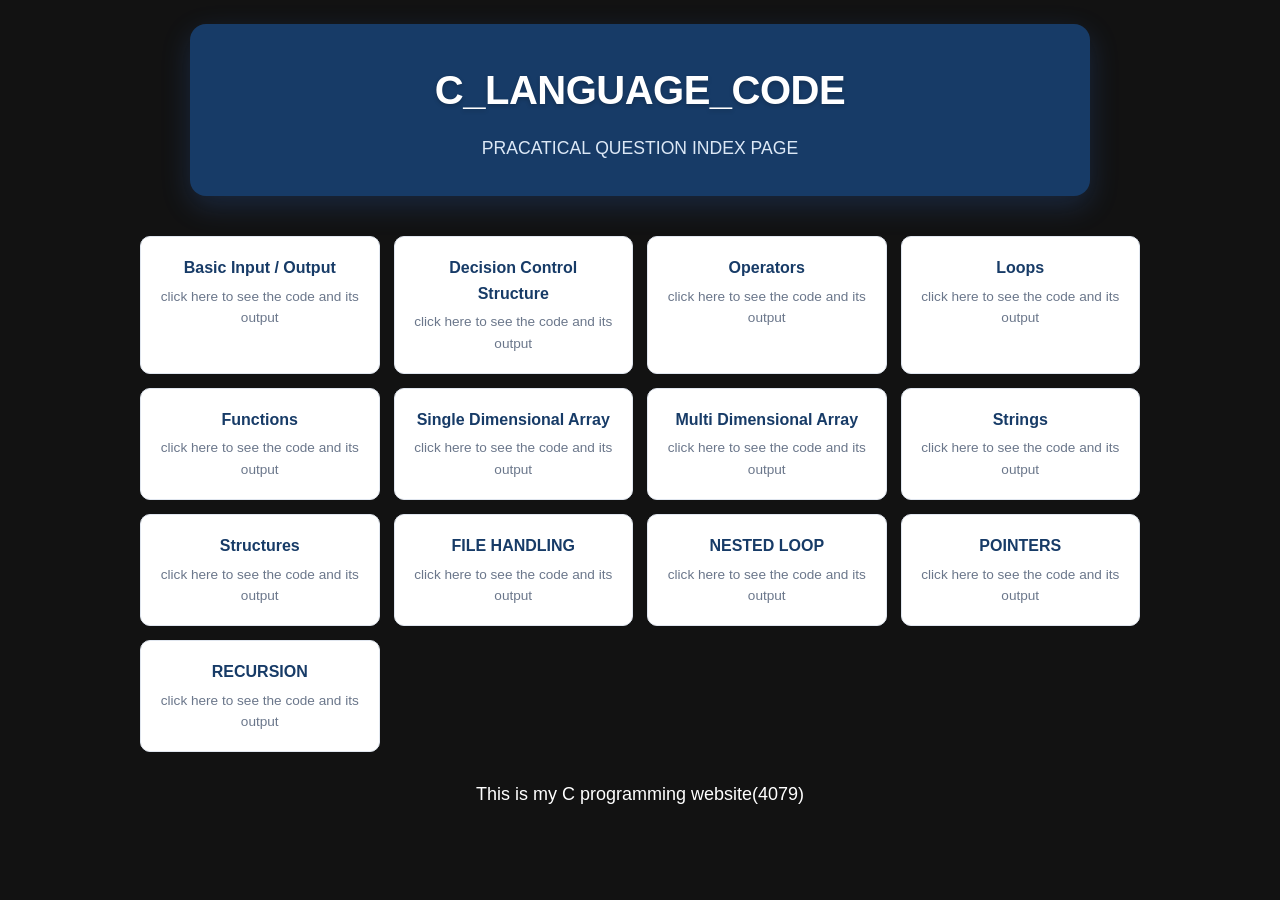
<file: index.html>
<!DOCTYPE html>
<html lang="hi">
 <head>
  <title>
 aryan_C_WEBSITE
  </title>
  <meta content="width=device-width, initial-scale=1" name="viewport"/>
  <link href="style.css" rel="stylesheet"/>
 </head>
 <body class="home" style="text-align: center;">
  <header class="site-header">
   <h1>
    C_LANGUAGE_CODE
   </h1>
   <p>
    PRACATICAL QUESTION
    INDEX PAGE 
   </p>
  </header>
  <main class="topic-grid">
   <a class="topic-card" href="input,output.HTML">
    Basic Input / Output
    <span>
     click here to see the code and its output
    </span>
   </a>
   <a class="topic-card" href="decisioncontrol.html">
    Decision Control Structure
    <span>
     click here to see the code and its output
    </span>
   </a>
   <a class="topic-card" href="operators.html">
    Operators
    <span>
     click here to see the code and its output
    </span>
   </a>
   <a class="topic-card" href="loops.html">
    Loops
    <span>
     click here to see the code and its output
    </span>
   </a>
   <a class="topic-card" href="functions.html">
    Functions
    <span>
     click here to see the code and its output
    </span>
   </a>
   <a class="topic-card" href="singlearray.html">
    Single Dimensional Array
    <span>
     click here to see the code and its output
    </span>
   </a>
   <a class="topic-card" href="multiarray.html">
    Multi Dimensional Array
    <span>
    click here to see the code and its output
    </span>
   </a>
   <a class="topic-card" href="strings.html">
    Strings
    <span>
     click here to see the code and its output
    </span>
   </a>
   <a class="topic-card" href="structures.html">
    Structures
    <span>
    click here to see the code and its output
    </span>
   </a>  
   <a class="topic-card" href="filehendling.html">
    FILE HANDLING
    <span>
     click here to see the code and its output
    </span>
   </a>
   <a class="topic-card" href="nestedloop.html">
  NESTED LOOP
    <span>
     click here to see the code and its output
    </span>
   </a>
   <a class="topic-card" href="pointer.html">
 POINTERS
    <span>
     click here to see the code and its output
    </span>
   </a>
   <a class="topic-card" href="recursion.html">
    RECURSION
    <span>
     click here to see the code and its output
    </span>
   </a>
  </main>
  <p class="footer">
   This is my C programming website(4079)
  </p>
 </body>
</html>
</file>
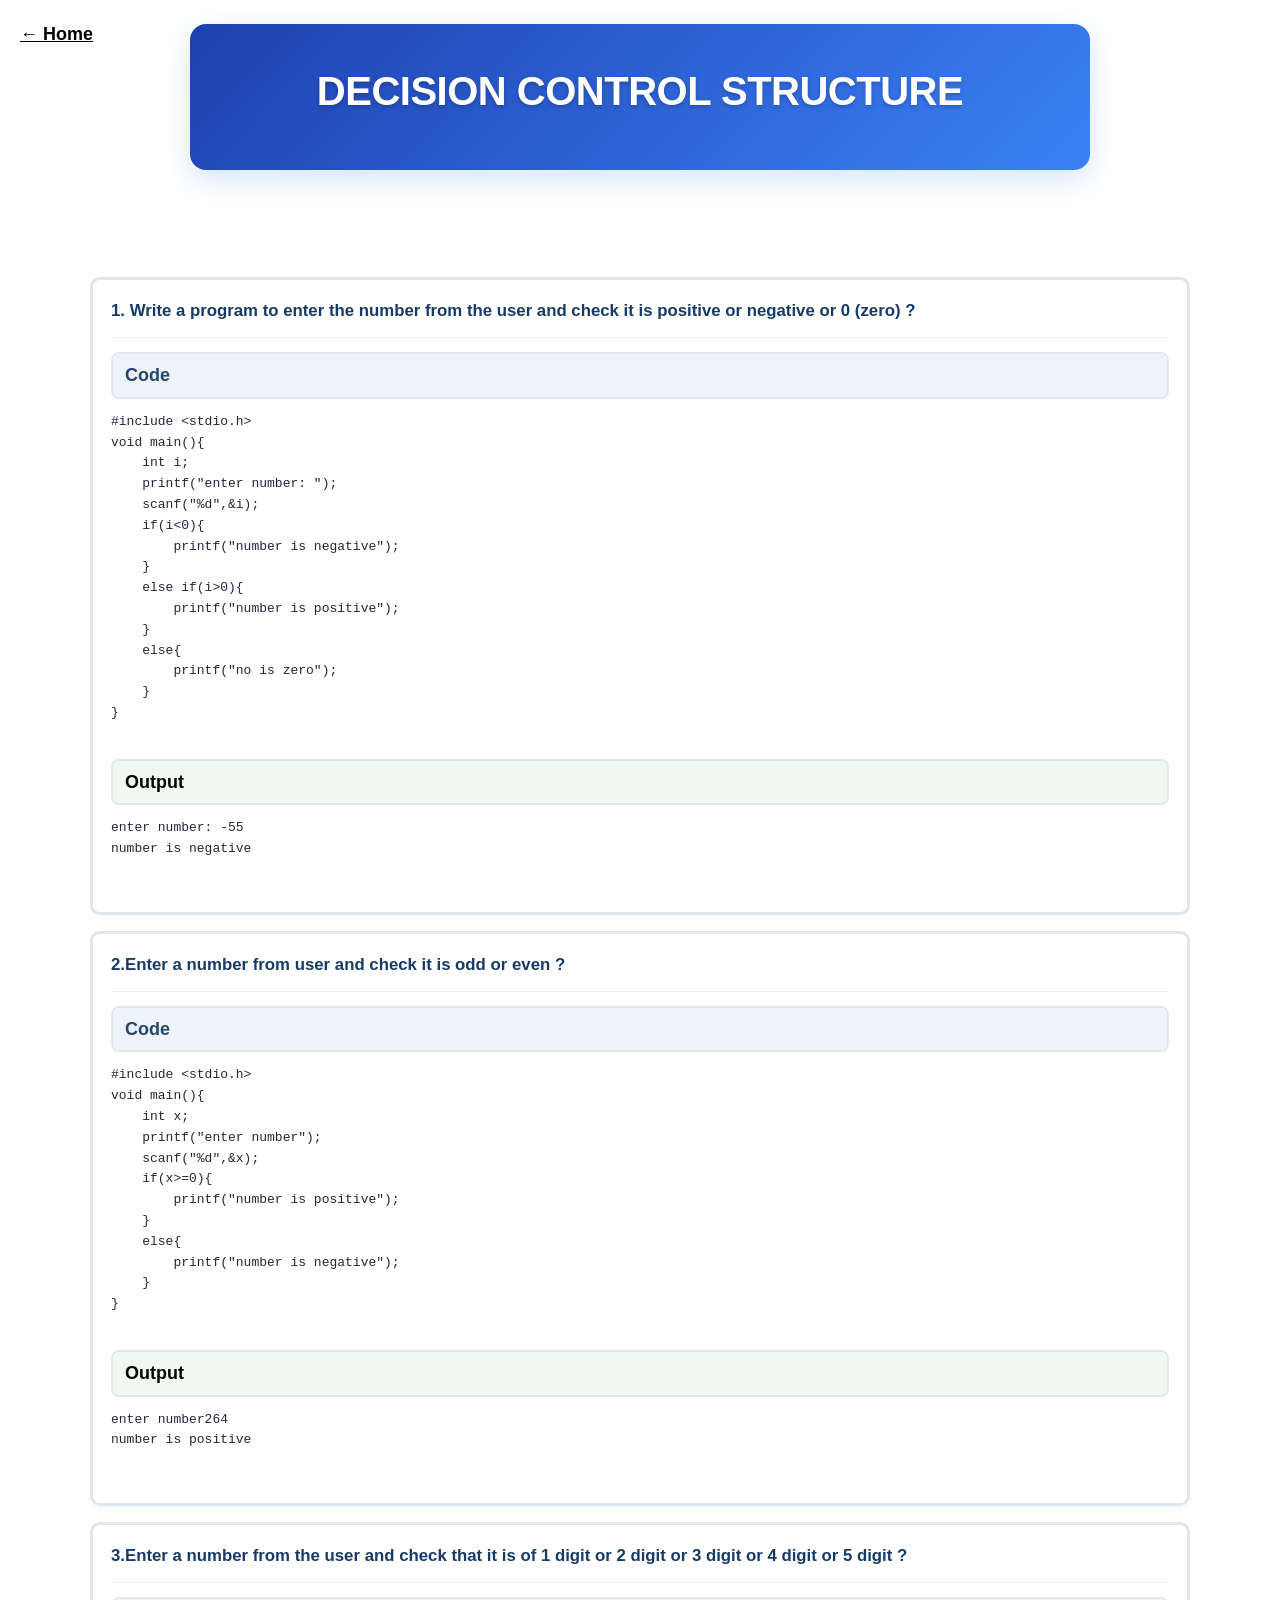
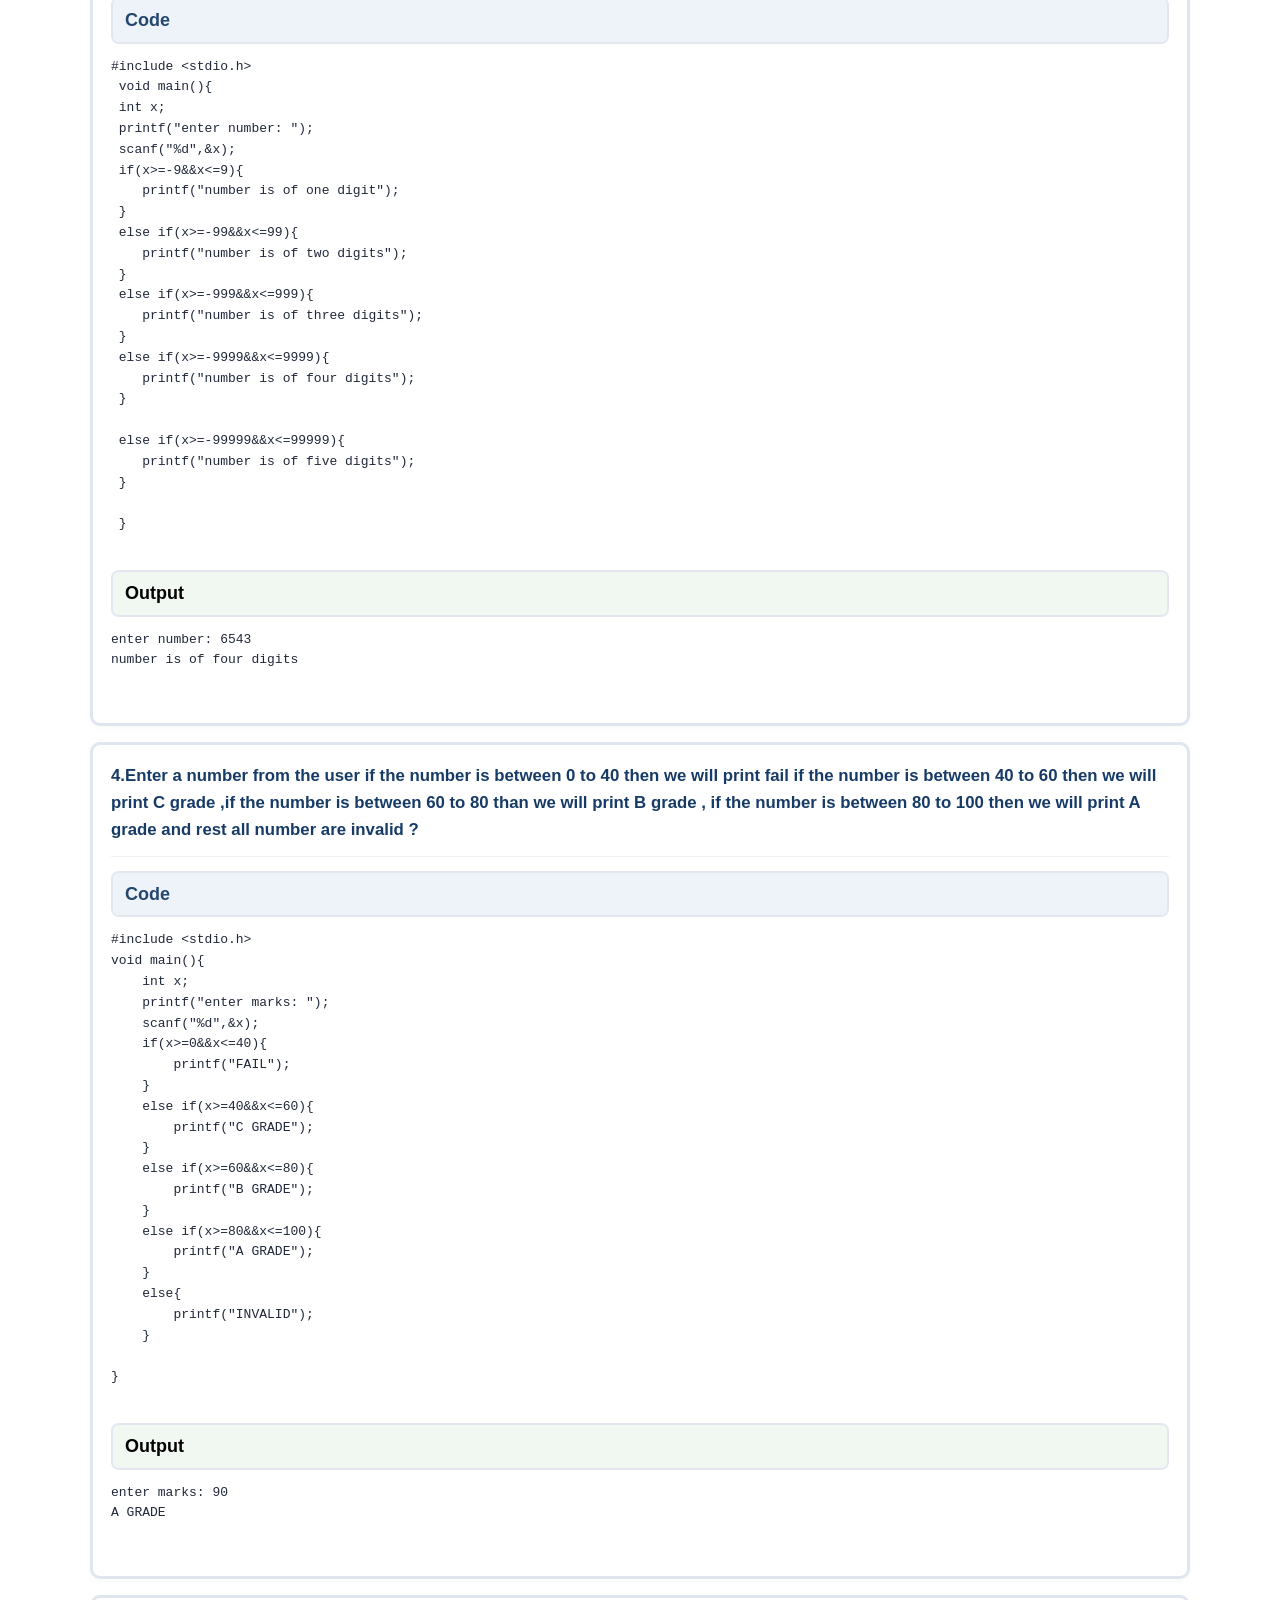
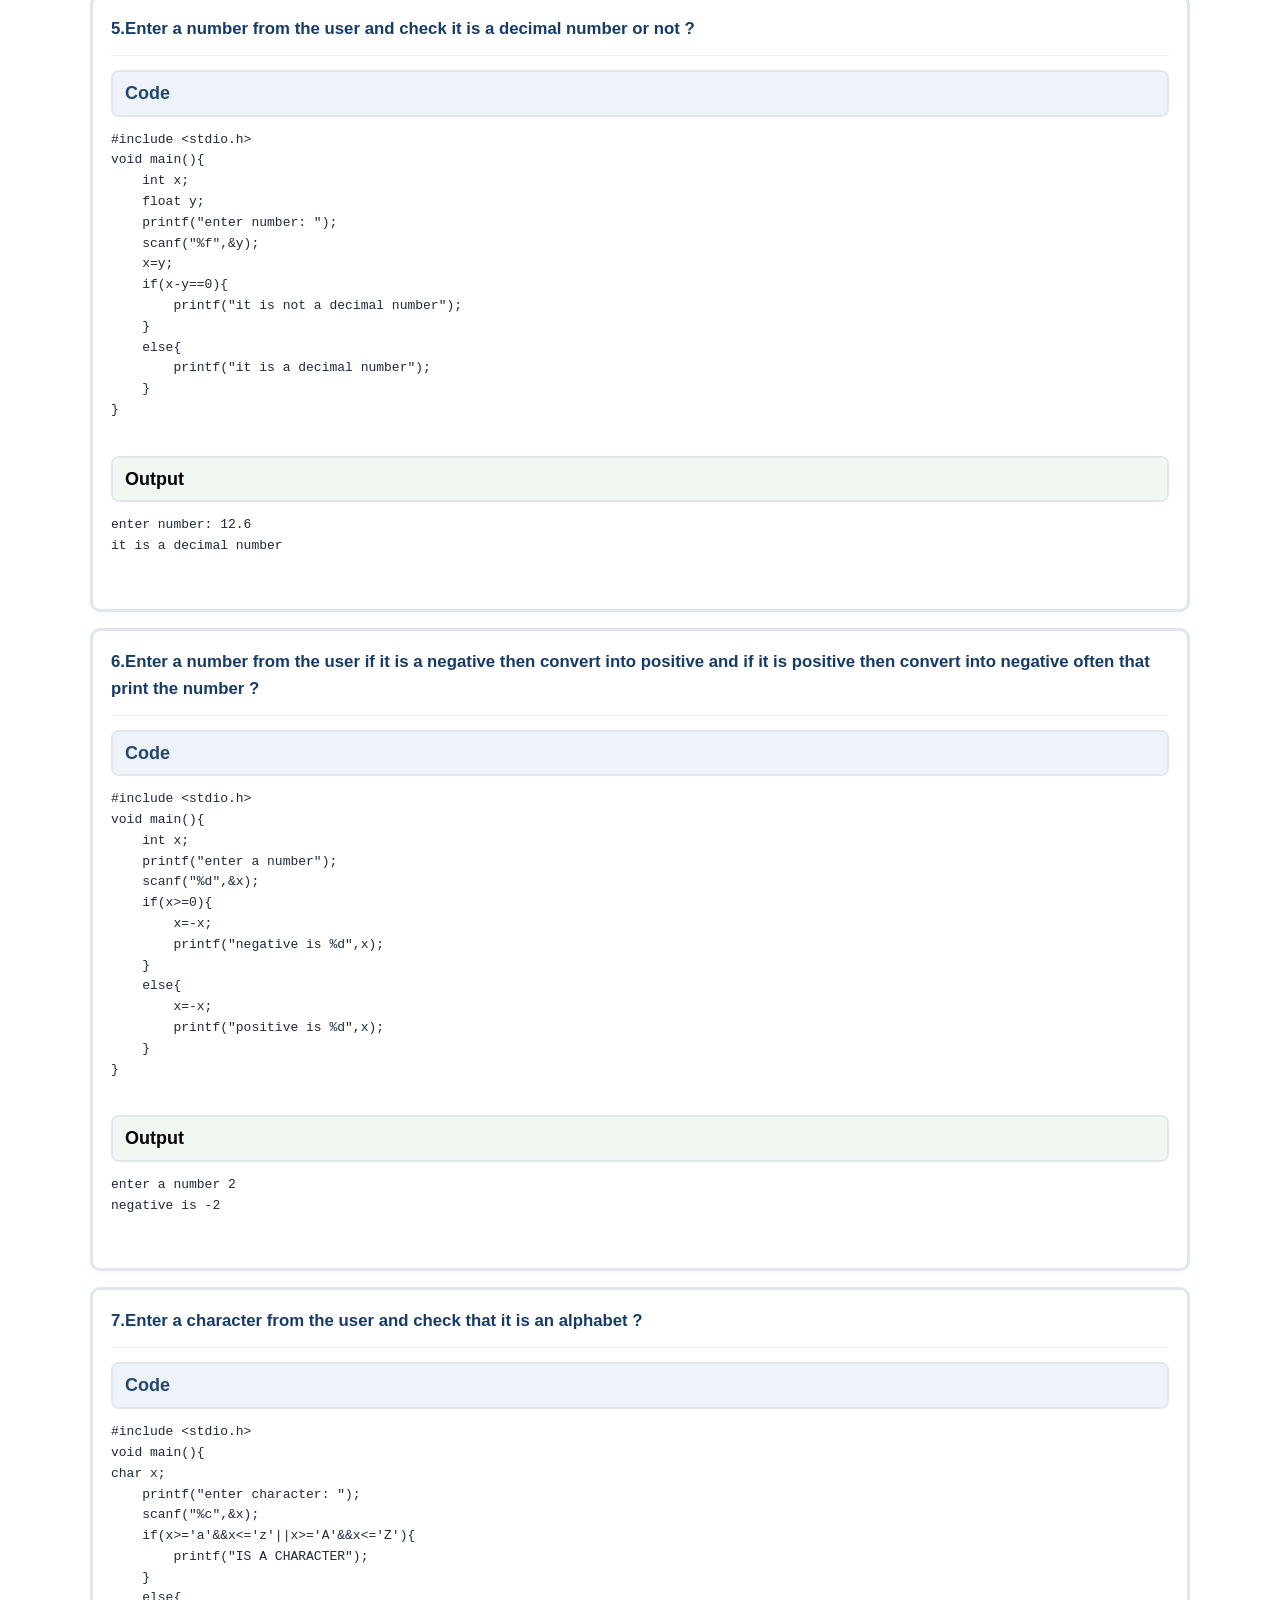
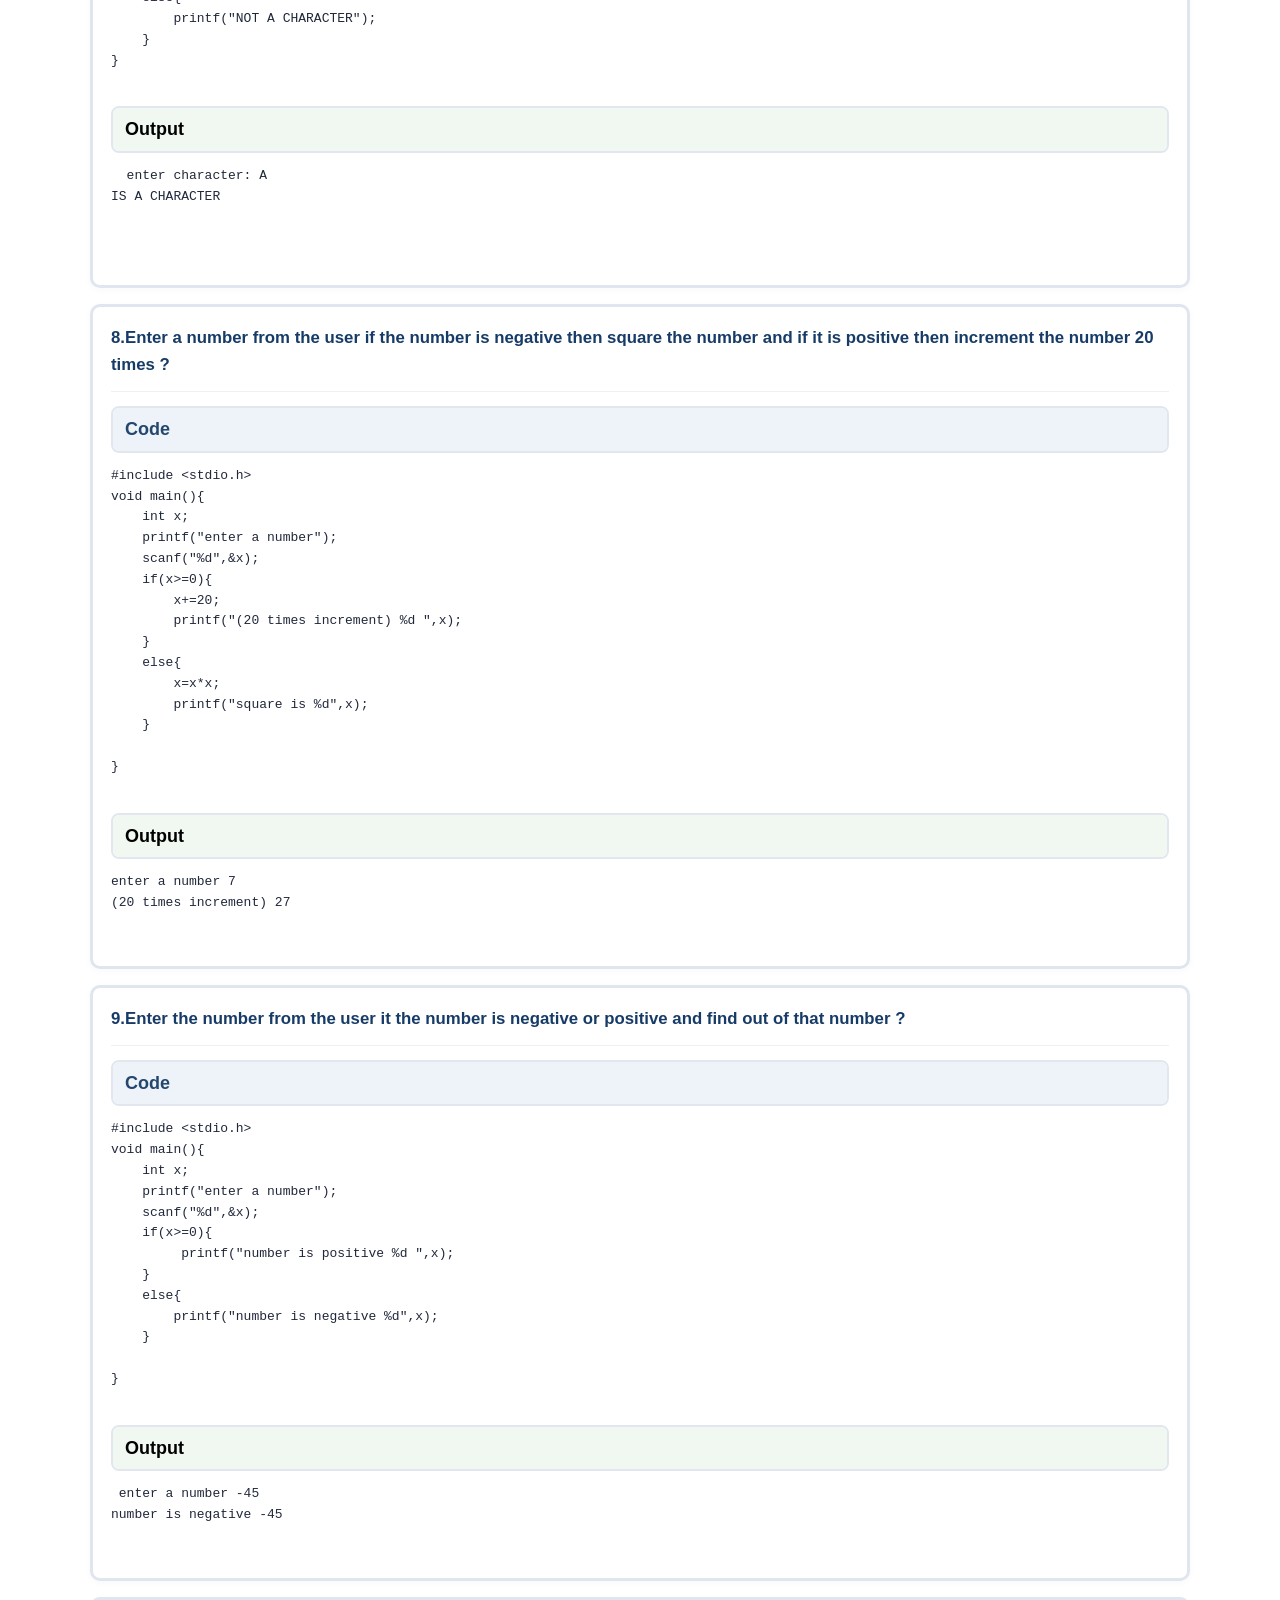
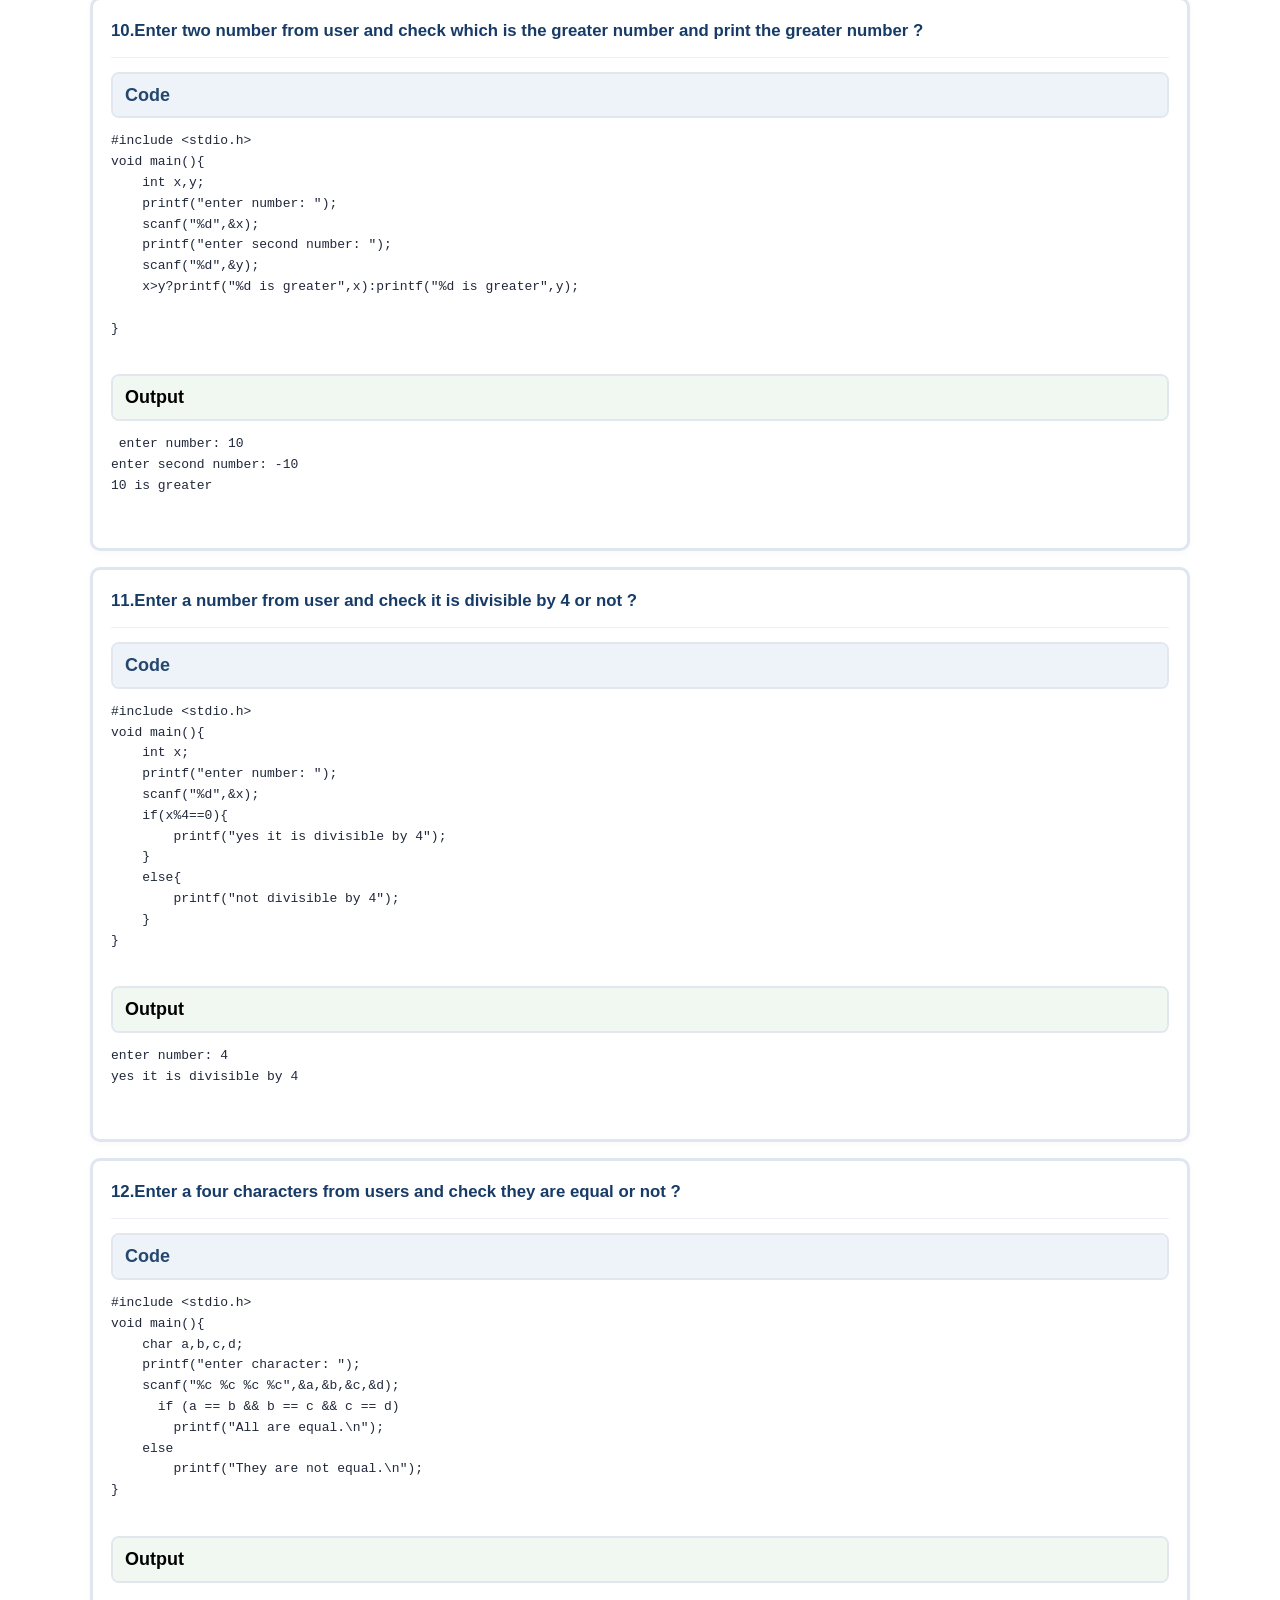
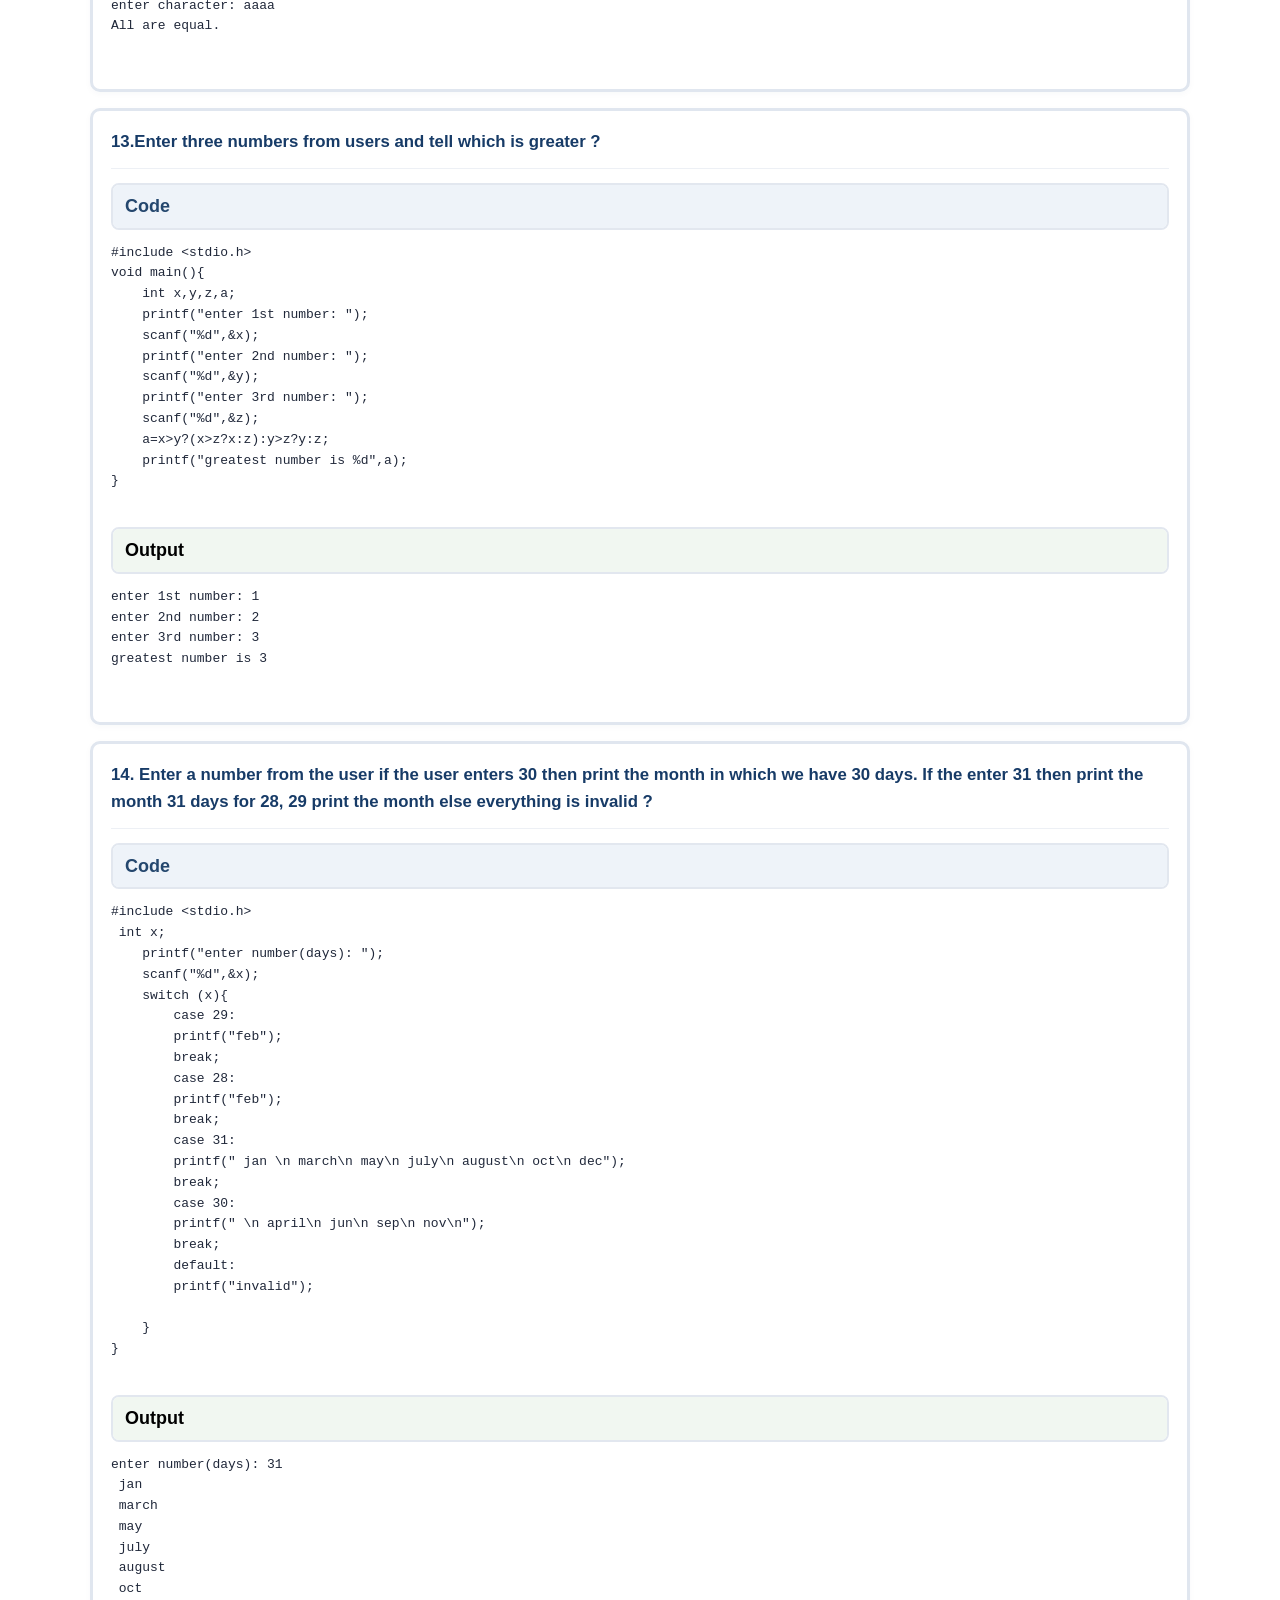
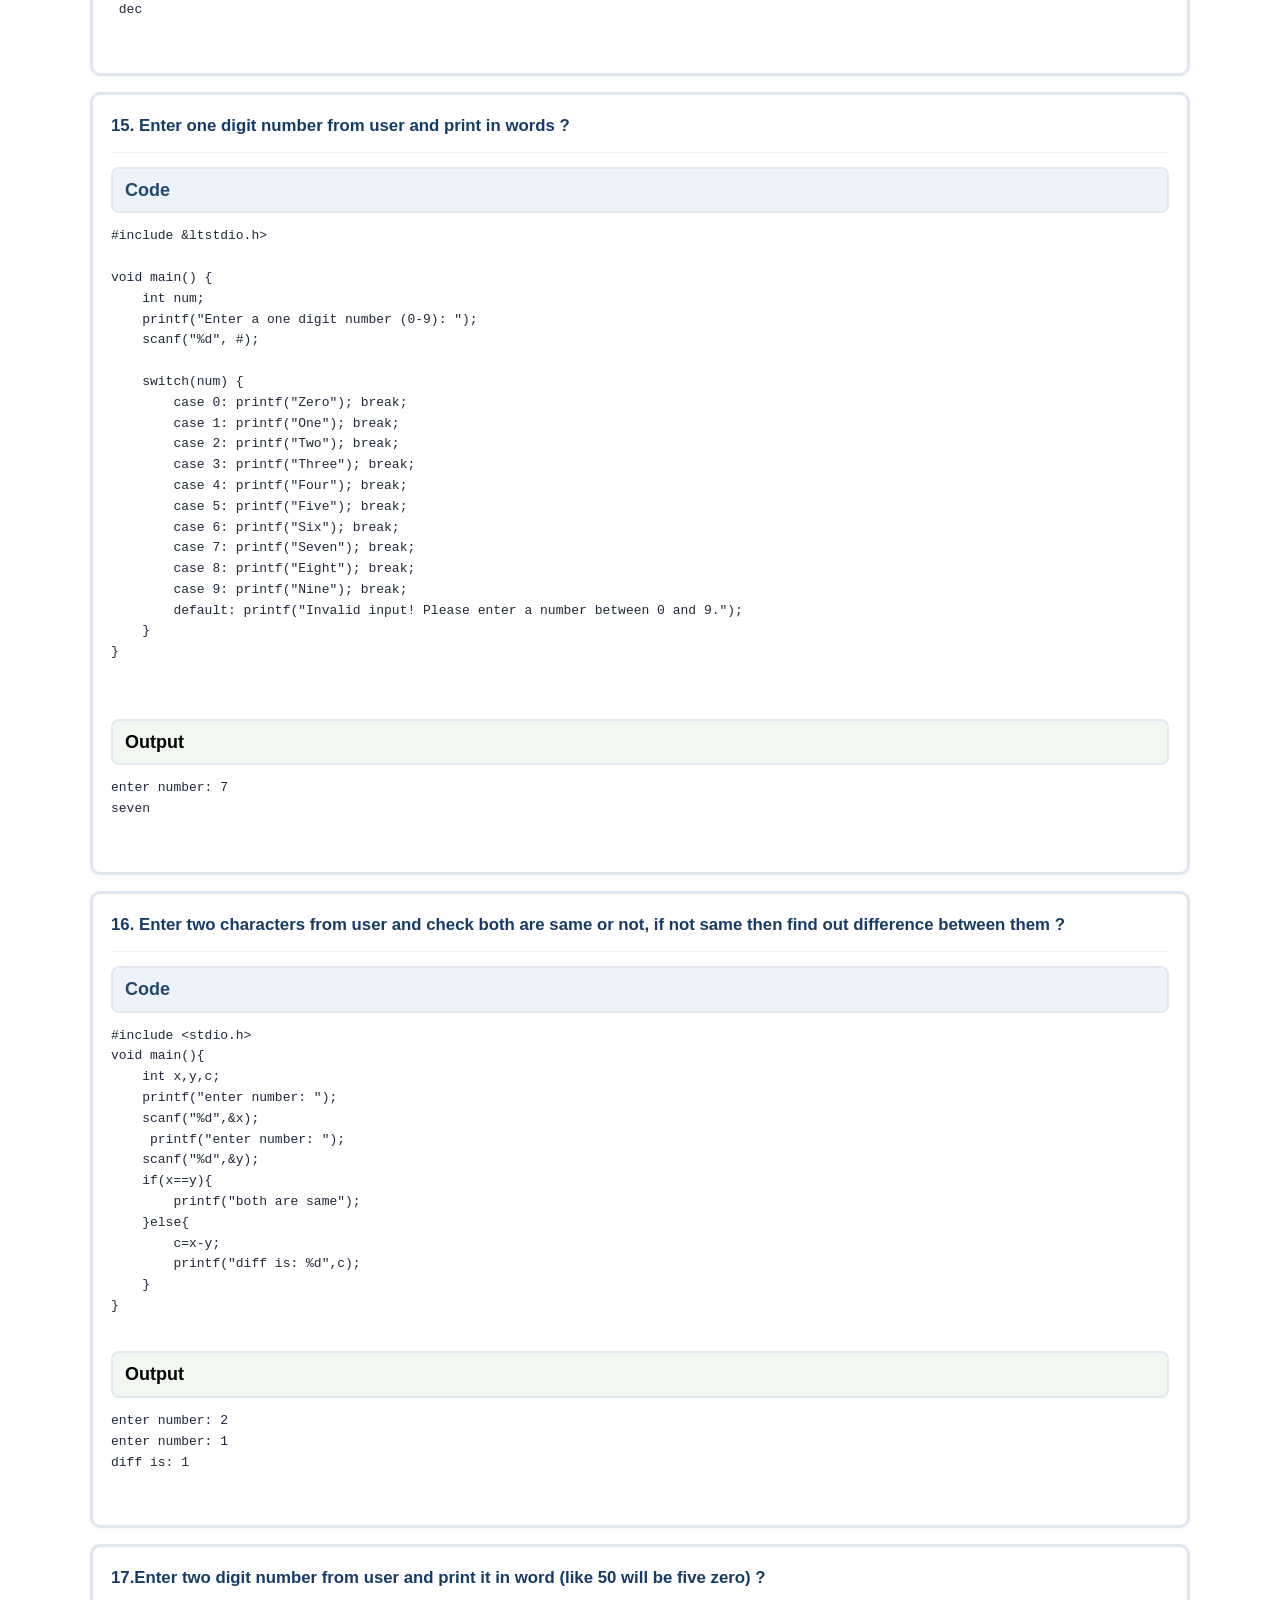
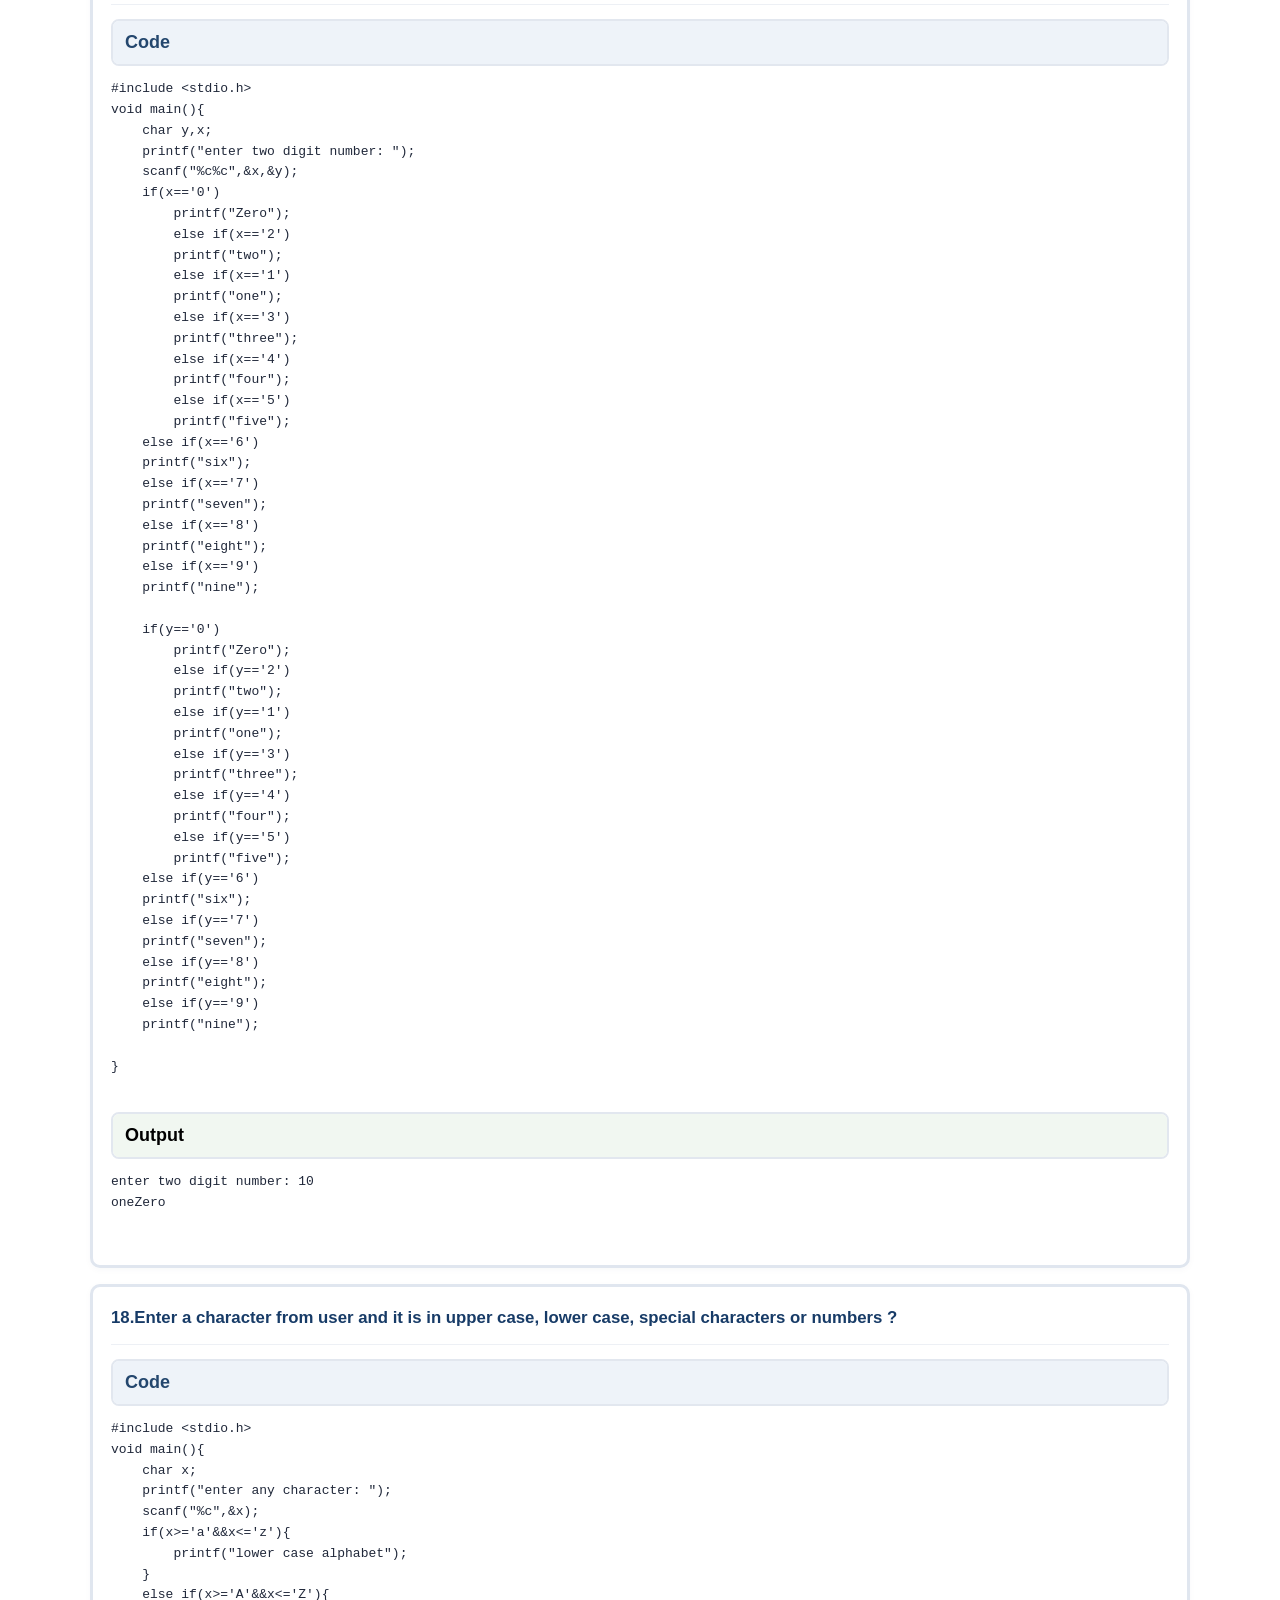
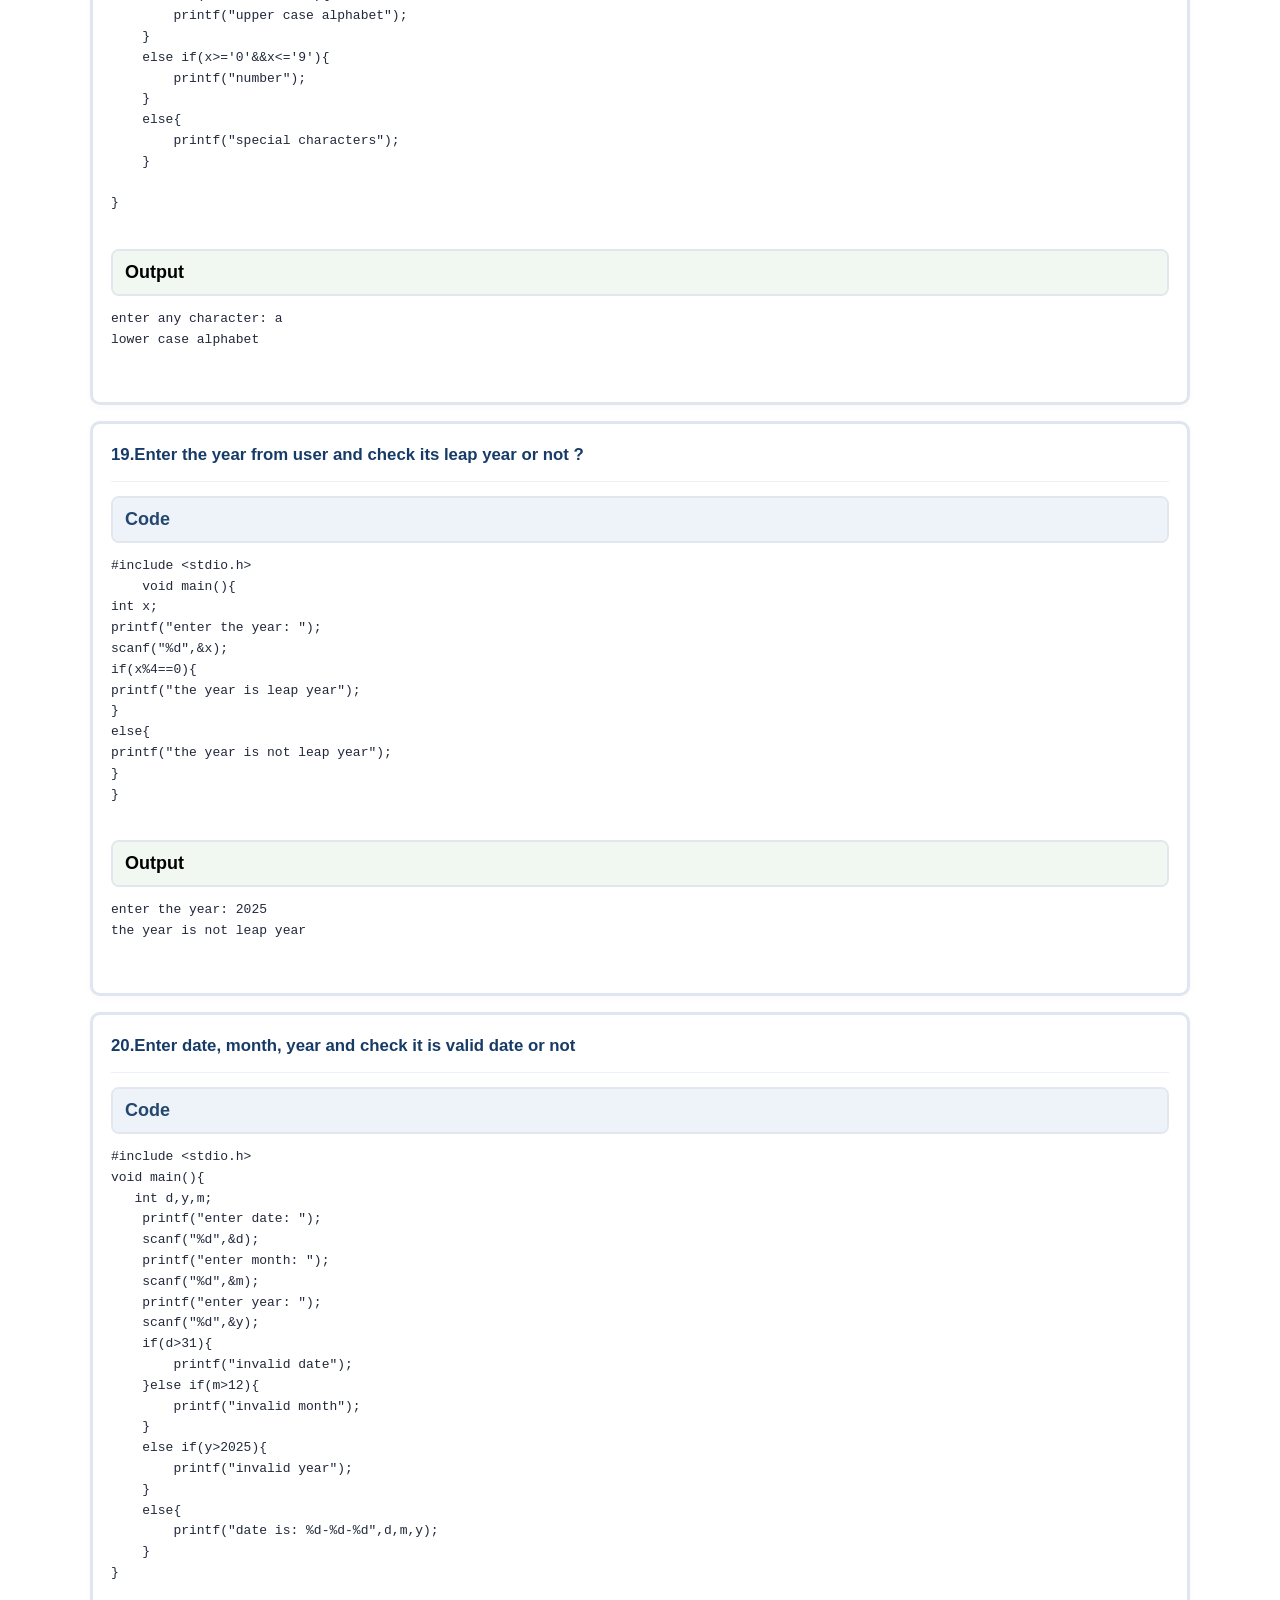
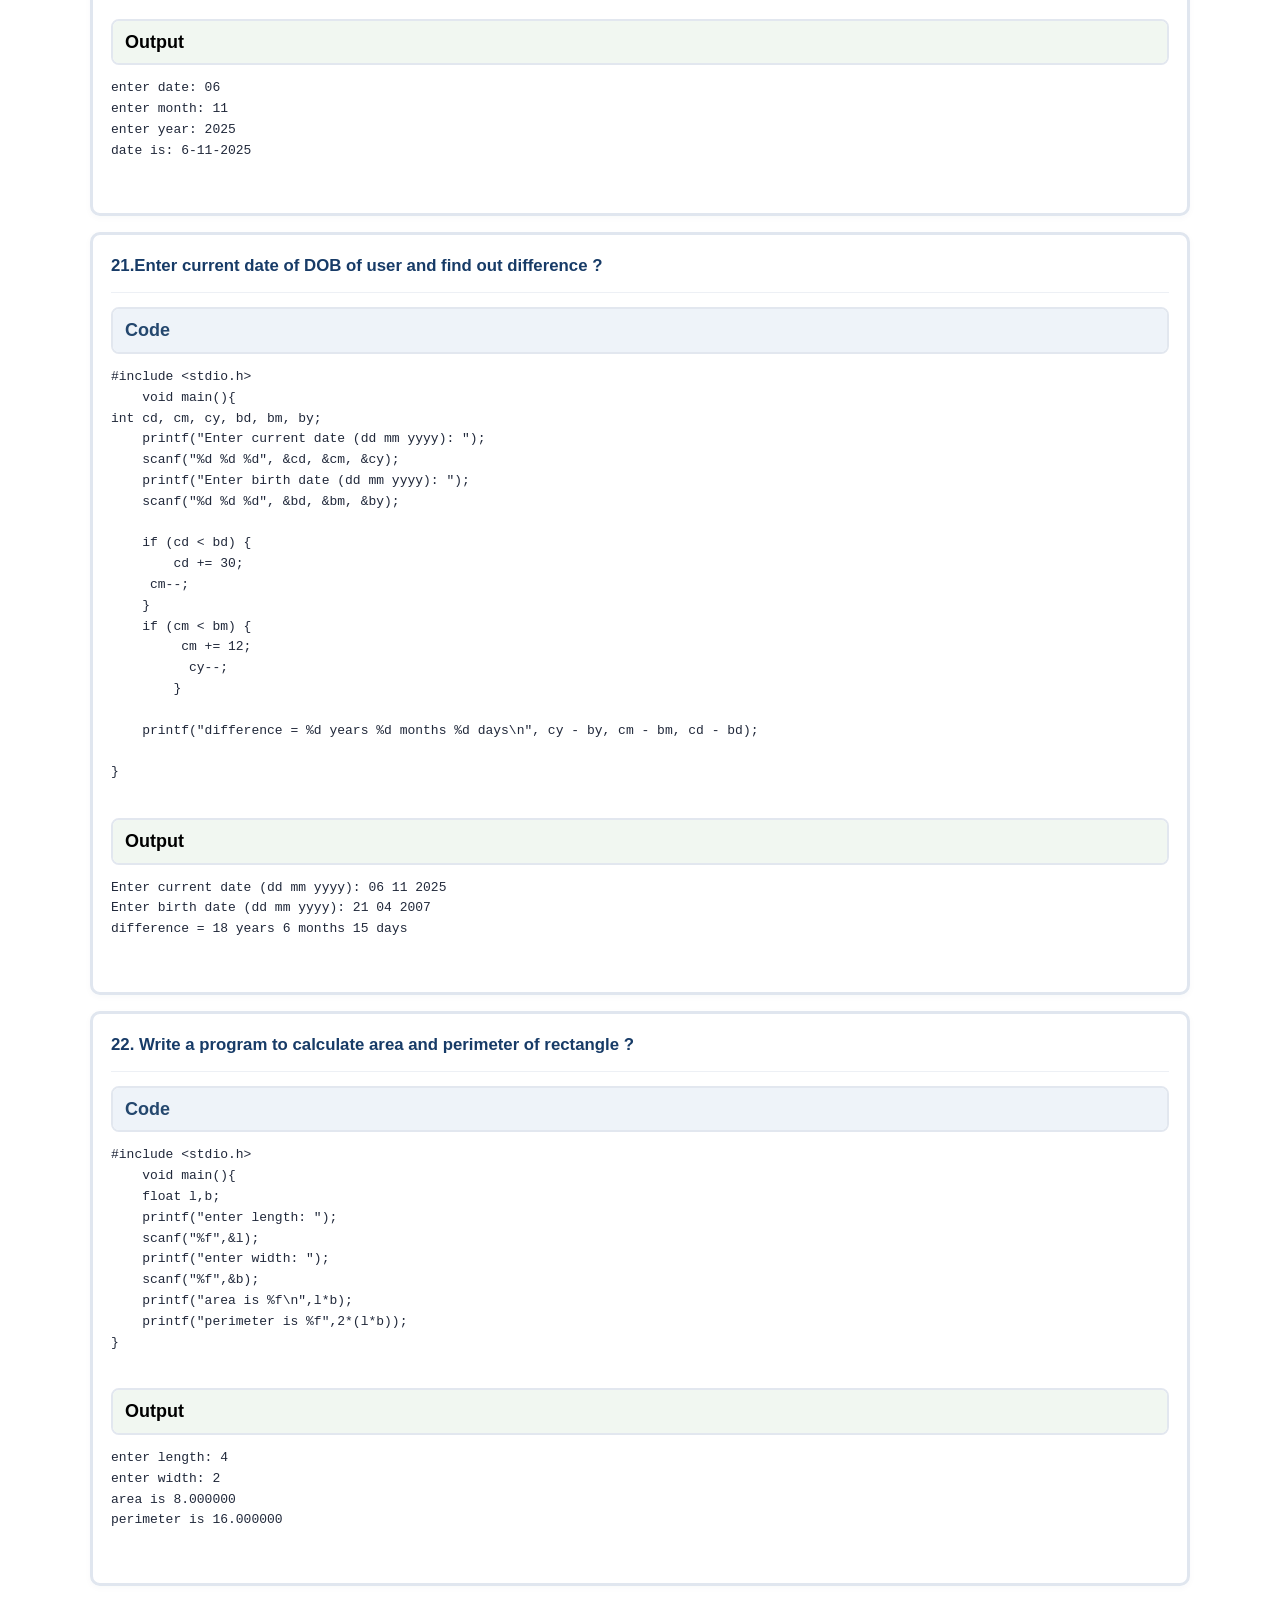
<file: decisioncontrol.html>
<html>
 <head>
  <title>
   C CODE HUB
  </title>
  <meta content="width=device-width, initial-scale=1" name="viewport"/>
  <link href="style.css" rel="stylesheet"/>
 </head>
 <body class="topic-page">
  <header class="site-header">
   <a class="home-link" href="index.html">
    ← Home
   </a>
   <h1 class="page-title">
    DECISION CONTROL STRUCTURE
   </h1>
  </header>
  <main class="content">
   <br/>
   <br/>
   <!--1st-->
   <section class="question-card">
    <div class="question-title">
     <h2 class="question-heading">
      1. Write a program to enter the number from the user and check it is positive or negative or 0 (zero) ?
     </h2>
    </div>
    <div class="code-panel">
     <div class="panel-label">
      Code
     </div>
    </div>
    <pre>
#include &lt;stdio.h&gt;
void main(){
    int i;
    printf("enter number: ");
    scanf("%d",&amp;i);
    if(i&lt;0){
        printf("number is negative");
    }
    else if(i&gt;0){
        printf("number is positive");
    }
    else{
        printf("no is zero");
    }
}
    </pre>
    <div class="output-panel">
     <div class="panel-label">
      Output
     </div>
    </div>
    <pre>
enter number: -55
number is negative
    </pre>
    <!--2nd-->
   </section>
   <section class="question-card">
    <div class="question-title">
     <h2 class="question-heading">
      2.Enter a number from user and check it is odd or even ?
     </h2>
    </div>
    <div class="code-panel">
     <div class="panel-label">
      Code
     </div>
    </div>
    <pre>
#include &lt;stdio.h&gt;
void main(){
    int x;
    printf("enter number");
    scanf("%d",&amp;x);
    if(x&gt;=0){
        printf("number is positive");
    }
    else{
        printf("number is negative");
    }
}
    </pre>
    <div class="output-panel">
     <div class="panel-label">
      Output
     </div>
    </div>
    <pre>
enter number264
number is positive
    </pre>
    <!--3rd-->
   </section>
   <section class="question-card">
    <div class="question-title">
     <h2 class="question-heading">
      3.Enter a number from the user and check that it is of 1 digit or 2 digit or 3 digit or 4 digit or 5 digit ?
     </h2>
    </div>
    <div class="code-panel">
     <div class="panel-label">
      Code
     </div>
    </div>
    <pre>
#include &lt;stdio.h&gt;
 void main(){
 int x;
 printf("enter number: ");
 scanf("%d",&amp;x);
 if(x&gt;=-9&amp;&amp;x&lt;=9){
    printf("number is of one digit");
 }
 else if(x&gt;=-99&amp;&amp;x&lt;=99){
    printf("number is of two digits");
 }
 else if(x&gt;=-999&amp;&amp;x&lt;=999){
    printf("number is of three digits");
 }
 else if(x&gt;=-9999&amp;&amp;x&lt;=9999){
    printf("number is of four digits");
 }
 
 else if(x&gt;=-99999&amp;&amp;x&lt;=99999){
    printf("number is of five digits");
 }

 }
    </pre>
    <div class="output-panel">
     <div class="panel-label">
      Output
     </div>
    </div>
    <pre>
enter number: 6543
number is of four digits
    </pre>
    <!--4th-->
   </section>
   <section class="question-card">
    <div class="question-title">
     <h2 class="question-heading">
      4.Enter a number from the user if the number is between 0 to 40 then we will print fail
    if the number is between 40 to 60 then we will print C grade ,if the number is between 60 to 80 than we will print B grade ,
     if the number is between 80 to 100 then we will print A grade and rest all number are invalid ?
     </h2>
    </div>
    <div class="code-panel">
     <div class="panel-label">
      Code
     </div>
    </div>
    <pre>
#include &lt;stdio.h&gt;
void main(){
    int x;
    printf("enter marks: ");
    scanf("%d",&amp;x);
    if(x&gt;=0&amp;&amp;x&lt;=40){
        printf("FAIL");
    }
    else if(x&gt;=40&amp;&amp;x&lt;=60){
        printf("C GRADE");
    }
    else if(x&gt;=60&amp;&amp;x&lt;=80){
        printf("B GRADE");
    }
    else if(x&gt;=80&amp;&amp;x&lt;=100){
        printf("A GRADE");
    }
    else{
        printf("INVALID");
    }

}
    </pre>
    <div class="output-panel">
     <div class="panel-label">
      Output
     </div>
    </div>
    <pre>
enter marks: 90
A GRADE
    </pre>
    <!--5th-->
   </section>
   <section class="question-card">
    <div class="question-title">
     <h2 class="question-heading">
      5.Enter a number from the user and check it is a decimal number or not ?
     </h2>
    </div>
    <div class="code-panel">
     <div class="panel-label">
      Code
     </div>
    </div>
    <pre>
#include &lt;stdio.h&gt;
void main(){
    int x;
    float y;
    printf("enter number: ");
    scanf("%f",&amp;y);
    x=y;
    if(x-y==0){
        printf("it is not a decimal number");
    }
    else{
        printf("it is a decimal number");
    }
}
    </pre>
    <div class="output-panel">
     <div class="panel-label">
      Output
     </div>
    </div>
    <pre>
enter number: 12.6
it is a decimal number
    </pre>
    <!--6th-->
   </section>
   <section class="question-card">
    <div class="question-title">
     <h2 class="question-heading">
      6.Enter a number from the user if it is a negative then convert into positive and 
    if it is positive then convert into negative often that print the number ?
     </h2>
    </div>
    <div class="code-panel">
     <div class="panel-label">
      Code
     </div>
    </div>
    <pre>
#include &lt;stdio.h&gt;
void main(){
    int x;
    printf("enter a number");
    scanf("%d",&amp;x);
    if(x&gt;=0){
        x=-x;
        printf("negative is %d",x);
    }
    else{
        x=-x;
        printf("positive is %d",x);
    }
}
    </pre>
    <div class="output-panel">
     <div class="panel-label">
      Output
     </div>
    </div>
    <pre>
enter a number 2
negative is -2
    </pre>
    <!--7th-->
   </section>
   <section class="question-card">
    <div class="question-title">
     <h2 class="question-heading">
      7.Enter a character from the user and check that it is an alphabet ?
     </h2>
    </div>
    <div class="code-panel">
     <div class="panel-label">
      Code
     </div>
    </div>
    <pre>
#include &lt;stdio.h&gt;
void main(){
char x;
    printf("enter character: ");
    scanf("%c",&amp;x);
    if(x&gt;='a'&amp;&amp;x&lt;='z'||x&gt;='A'&amp;&amp;x&lt;='Z'){
        printf("IS A CHARACTER");
    }
    else{
        printf("NOT A CHARACTER");
    }
}
    </pre>
    <div class="output-panel">
     <div class="panel-label">
      Output
     </div>
    </div>
    <pre>
  enter character: A
IS A CHARACTER
    </pre>
    <br/>
    <!--8th-->
   </section>
   <section class="question-card">
    <div class="question-title">
     <h2 class="question-heading">
      8.Enter a number from the user if the number is negative then square the number and 
    if it is positive then increment the number 20 times ?
     </h2>
    </div>
    <div class="code-panel">
     <div class="panel-label">
      Code
     </div>
    </div>
    <pre>
#include &lt;stdio.h&gt;
void main(){
    int x;
    printf("enter a number");
    scanf("%d",&amp;x);
    if(x&gt;=0){
        x+=20;
        printf("(20 times increment) %d ",x);
    }
    else{
        x=x*x;
        printf("square is %d",x);
    }

}
    </pre>
    <div class="output-panel">
     <div class="panel-label">
      Output
     </div>
    </div>
    <pre>
enter a number 7
(20 times increment) 27
    </pre>
    <!--9th-->
   </section>
   <section class="question-card">
    <div class="question-title">
     <h2 class="question-heading">
      9.Enter the number from the user it the number is negative or positive and find out of that number ?
     </h2>
    </div>
    <div class="code-panel">
     <div class="panel-label">
      Code
     </div>
    </div>
    <pre>
#include &lt;stdio.h&gt;
void main(){
    int x;
    printf("enter a number");
    scanf("%d",&amp;x);
    if(x&gt;=0){
         printf("number is positive %d ",x);
    }
    else{
        printf("number is negative %d",x);
    }

}
    </pre>
    <div class="output-panel">
     <div class="panel-label">
      Output
     </div>
    </div>
    <pre>
 enter a number -45
number is negative -45
    </pre>
    <!--10th-->
   </section>
   <section class="question-card">
    <div class="question-title">
     <h2 class="question-heading">
      10.Enter two number from user and check which is the greater number and print the greater number ?
     </h2>
    </div>
    <div class="code-panel">
     <div class="panel-label">
      Code
     </div>
    </div>
    <pre>
#include &lt;stdio.h&gt;
void main(){
    int x,y;
    printf("enter number: ");
    scanf("%d",&amp;x);
    printf("enter second number: ");
    scanf("%d",&amp;y);
    x&gt;y?printf("%d is greater",x):printf("%d is greater",y);
    
}
    </pre>
    <div class="output-panel">
     <div class="panel-label">
      Output
     </div>
    </div>
    <pre>
 enter number: 10
enter second number: -10
10 is greater
    </pre>
    <!--11th-->
   </section>
   <section class="question-card">
    <div class="question-title">
     <h2 class="question-heading">
      11.Enter a number from user and check it is divisible by 4 or not ?
     </h2>
    </div>
    <div class="code-panel">
     <div class="panel-label">
      Code
     </div>
    </div>
    <pre>
#include &lt;stdio.h&gt;
void main(){
    int x;
    printf("enter number: ");
    scanf("%d",&amp;x);
    if(x%4==0){
        printf("yes it is divisible by 4");
    }
    else{
        printf("not divisible by 4");
    }
}
    </pre>
    <div class="output-panel">
     <div class="panel-label">
      Output
     </div>
    </div>
    <pre>
enter number: 4
yes it is divisible by 4
    </pre>
    <!--12th-->
   </section>
   <section class="question-card">
    <div class="question-title">
     <h2 class="question-heading">
      12.Enter a four characters from users and check they are equal or not ?
     </h2>
    </div>
    <div class="code-panel">
     <div class="panel-label">
      Code
     </div>
    </div>
    <pre>
#include &lt;stdio.h&gt;
void main(){
    char a,b,c,d;
    printf("enter character: ");
    scanf("%c %c %c %c",&amp;a,&amp;b,&amp;c,&amp;d);
      if (a == b &amp;&amp; b == c &amp;&amp; c == d)
        printf("All are equal.\n");
    else
        printf("They are not equal.\n");
}
    </pre>
    <div class="output-panel">
     <div class="panel-label">
      Output
     </div>
    </div>
    <pre>
enter character: aaaa
All are equal.
    </pre>
    <!--13th-->
   </section>
   <section class="question-card">
    <div class="question-title">
     <h2 class="question-heading">
      13.Enter three numbers from users and tell which is greater ?
     </h2>
    </div>
    <div class="code-panel">
     <div class="panel-label">
      Code
     </div>
    </div>
    <pre>
#include &lt;stdio.h&gt;
void main(){
    int x,y,z,a;
    printf("enter 1st number: ");
    scanf("%d",&amp;x);
    printf("enter 2nd number: ");
    scanf("%d",&amp;y);
    printf("enter 3rd number: ");
    scanf("%d",&amp;z);
    a=x&gt;y?(x&gt;z?x:z):y&gt;z?y:z;
    printf("greatest number is %d",a);
}
    </pre>
    <div class="output-panel">
     <div class="panel-label">
      Output
     </div>
    </div>
    <pre>
enter 1st number: 1
enter 2nd number: 2
enter 3rd number: 3
greatest number is 3
    </pre>
    <!--14th-->
   </section>
   <section class="question-card">
    <div class="question-title">
     <h2 class="question-heading">
      14. Enter a number from the user if the user enters 30 then print the month in which we have 30 days. 
    If the enter 31 then print the month 31 days for 28, 29 print the month else everything is invalid ?
     </h2>
    </div>
    <div class="code-panel">
     <div class="panel-label">
      Code
     </div>
    </div>
    <pre>
#include &lt;stdio.h&gt;
 int x;
    printf("enter number(days): ");
    scanf("%d",&amp;x);
    switch (x){
        case 29:
        printf("feb");
        break;
        case 28:
        printf("feb");
        break;
        case 31:
        printf(" jan \n march\n may\n july\n august\n oct\n dec");
        break;
        case 30:
        printf(" \n april\n jun\n sep\n nov\n");
        break;
        default:
        printf("invalid");

    }
}
    </pre>
    <div class="output-panel">
     <div class="panel-label">
      Output
     </div>
    </div>
    <pre>
enter number(days): 31
 jan
 march
 may
 july
 august
 oct
 dec
    </pre>
    <!--15th-->
   </section>
   <section class="question-card">
    <div class="question-title">
     <h2 class="question-heading">
      15. Enter one digit number from user and print in words ?
     </h2>
    </div>
    <div class="code-panel">
     <div class="panel-label">
      Code
     </div>
    </div>
    <pre>
#include &amp;ltstdio.h&gt;

void main() {
    int num;
    printf("Enter a one digit number (0-9): ");
    scanf("%d", #);

    switch(num) {
        case 0: printf("Zero"); break;
        case 1: printf("One"); break;
        case 2: printf("Two"); break;
        case 3: printf("Three"); break;
        case 4: printf("Four"); break;
        case 5: printf("Five"); break;
        case 6: printf("Six"); break;
        case 7: printf("Seven"); break;
        case 8: printf("Eight"); break;
        case 9: printf("Nine"); break;
        default: printf("Invalid input! Please enter a number between 0 and 9.");
    }
}

    </pre>
    <div class="output-panel">
     <div class="panel-label">
      Output
     </div>
    </div>
    <pre>
enter number: 7
seven
    </pre>
    <!--16th-->
   </section>
   <section class="question-card">
    <div class="question-title">
     <h2 class="question-heading">
      16. Enter two characters from user and check both are same or not, if not same then find out difference between them ?
     </h2>
    </div>
    <div class="code-panel">
     <div class="panel-label">
      Code
     </div>
    </div>
    <pre>
#include &lt;stdio.h&gt;
void main(){
    int x,y,c;
    printf("enter number: ");
    scanf("%d",&amp;x);
     printf("enter number: ");
    scanf("%d",&amp;y);
    if(x==y){
        printf("both are same");
    }else{
        c=x-y;
        printf("diff is: %d",c);
    }
}
    </pre>
    <div class="output-panel">
     <div class="panel-label">
      Output
     </div>
    </div>
    <pre>
enter number: 2
enter number: 1
diff is: 1
    </pre>
    <!--17th-->
   </section>
   <section class="question-card">
    <div class="question-title">
     <h2 class="question-heading">
      17.Enter two digit number from user and print it in word (like 50 will be five zero) ?
     </h2>
    </div>
    <div class="code-panel">
     <div class="panel-label">
      Code
     </div>
    </div>
    <pre>
#include &lt;stdio.h&gt;
void main(){
    char y,x;
    printf("enter two digit number: ");
    scanf("%c%c",&amp;x,&amp;y);
    if(x=='0')
        printf("Zero");
        else if(x=='2')
        printf("two");
        else if(x=='1')
        printf("one");
        else if(x=='3')
        printf("three");
        else if(x=='4')
        printf("four");
        else if(x=='5')
        printf("five");
    else if(x=='6')
    printf("six");
    else if(x=='7')
    printf("seven");
    else if(x=='8')
    printf("eight");
    else if(x=='9')
    printf("nine");

    if(y=='0')
        printf("Zero");
        else if(y=='2')
        printf("two");
        else if(y=='1')
        printf("one");
        else if(y=='3')
        printf("three");
        else if(y=='4')
        printf("four");
        else if(y=='5')
        printf("five");
    else if(y=='6')
    printf("six");
    else if(y=='7')
    printf("seven");
    else if(y=='8')
    printf("eight");
    else if(y=='9')
    printf("nine");

}
    </pre>
    <div class="output-panel">
     <div class="panel-label">
      Output
     </div>
    </div>
    <pre>
enter two digit number: 10
oneZero
    </pre>
    <!--18th-->
   </section>
   <section class="question-card">
    <div class="question-title">
     <h2 class="question-heading">
      18.Enter a character from user and it is in upper case, lower case, special characters or numbers ?
     </h2>
    </div>
    <div class="code-panel">
     <div class="panel-label">
      Code
     </div>
    </div>
    <pre>
#include &lt;stdio.h&gt;
void main(){
    char x;
    printf("enter any character: ");
    scanf("%c",&amp;x);
    if(x&gt;='a'&amp;&amp;x&lt;='z'){
        printf("lower case alphabet");
    }
    else if(x&gt;='A'&amp;&amp;x&lt;='Z'){
        printf("upper case alphabet");
    }
    else if(x&gt;='0'&amp;&amp;x&lt;='9'){
        printf("number");
    }
    else{
        printf("special characters");
    }

}
    </pre>
    <div class="output-panel">
     <div class="panel-label">
      Output
     </div>
    </div>
    <pre>
enter any character: a
lower case alphabet
    </pre>
    <!--19th-->
   </section>
   <section class="question-card">
    <div class="question-title">
     <h2 class="question-heading">
      19.Enter the year from user and check its leap year or not ?
     </h2>
    </div>
    <div class="code-panel">
     <div class="panel-label">
      Code
     </div>
    </div>
    <pre>
#include &lt;stdio.h&gt;
    void main(){
int x;
printf("enter the year: ");
scanf("%d",&amp;x);
if(x%4==0){
printf("the year is leap year");
}
else{
printf("the year is not leap year");
}
}
    </pre>
    <div class="output-panel">
     <div class="panel-label">
      Output
     </div>
    </div>
    <pre>
enter the year: 2025
the year is not leap year
    </pre>
    <!--20th-->
   </section>
   <section class="question-card">
    <div class="question-title">
     <h2 class="question-heading">
      20.Enter date, month, year and check it is valid date or not
     </h2>
    </div>
    <div class="code-panel">
     <div class="panel-label">
      Code
     </div>
    </div>
    <pre>
#include &lt;stdio.h&gt;
void main(){
   int d,y,m;
    printf("enter date: ");
    scanf("%d",&amp;d);
    printf("enter month: ");
    scanf("%d",&amp;m);
    printf("enter year: ");
    scanf("%d",&amp;y);
    if(d&gt;31){
        printf("invalid date");
    }else if(m&gt;12){
        printf("invalid month");
    }
    else if(y&gt;2025){
        printf("invalid year");
    }
    else{
        printf("date is: %d-%d-%d",d,m,y);
    }
}
    </pre>
    <div class="output-panel">
     <div class="panel-label">
      Output
     </div>
    </div>
    <pre>
enter date: 06   
enter month: 11
enter year: 2025
date is: 6-11-2025
    </pre>
    <!--21st-->
   </section>
   <section class="question-card">
    <div class="question-title">
     <h2 class="question-heading">
      21.Enter current date of DOB of user and find out difference ?
     </h2>
    </div>
    <div class="code-panel">
     <div class="panel-label">
      Code
     </div>
    </div>
    <pre>
#include &lt;stdio.h&gt;
    void main(){
int cd, cm, cy, bd, bm, by;
    printf("Enter current date (dd mm yyyy): ");
    scanf("%d %d %d", &amp;cd, &amp;cm, &amp;cy);
    printf("Enter birth date (dd mm yyyy): ");
    scanf("%d %d %d", &amp;bd, &amp;bm, &amp;by);

    if (cd &lt; bd) { 
        cd += 30;
     cm--; 
    }
    if (cm &lt; bm) {
         cm += 12;
          cy--; 
        }

    printf("difference = %d years %d months %d days\n", cy - by, cm - bm, cd - bd);
    
}
    </pre>
    <div class="output-panel">
     <div class="panel-label">
      Output
     </div>
    </div>
    <pre>
Enter current date (dd mm yyyy): 06 11 2025
Enter birth date (dd mm yyyy): 21 04 2007
difference = 18 years 6 months 15 days
    </pre>
    <!--22nd-->
   </section>
   <section class="question-card">
    <div class="question-title">
     <h2 class="question-heading">
      22. Write a program to calculate area and perimeter of rectangle ?
     </h2>
    </div>
    <div class="code-panel">
     <div class="panel-label">
      Code
     </div>
    </div>
    <pre>
#include &lt;stdio.h&gt;
    void main(){
    float l,b;
    printf("enter length: ");
    scanf("%f",&amp;l);
    printf("enter width: ");
    scanf("%f",&amp;b);
    printf("area is %f\n",l*b);
    printf("perimeter is %f",2*(l*b));
}
    </pre>
    <div class="output-panel">
     <div class="panel-label">
      Output
     </div>
    </div>
    <pre>
enter length: 4
enter width: 2
area is 8.000000
perimeter is 16.000000
    </pre>
   </section>
  </main>
 </body>
</html>
</file>
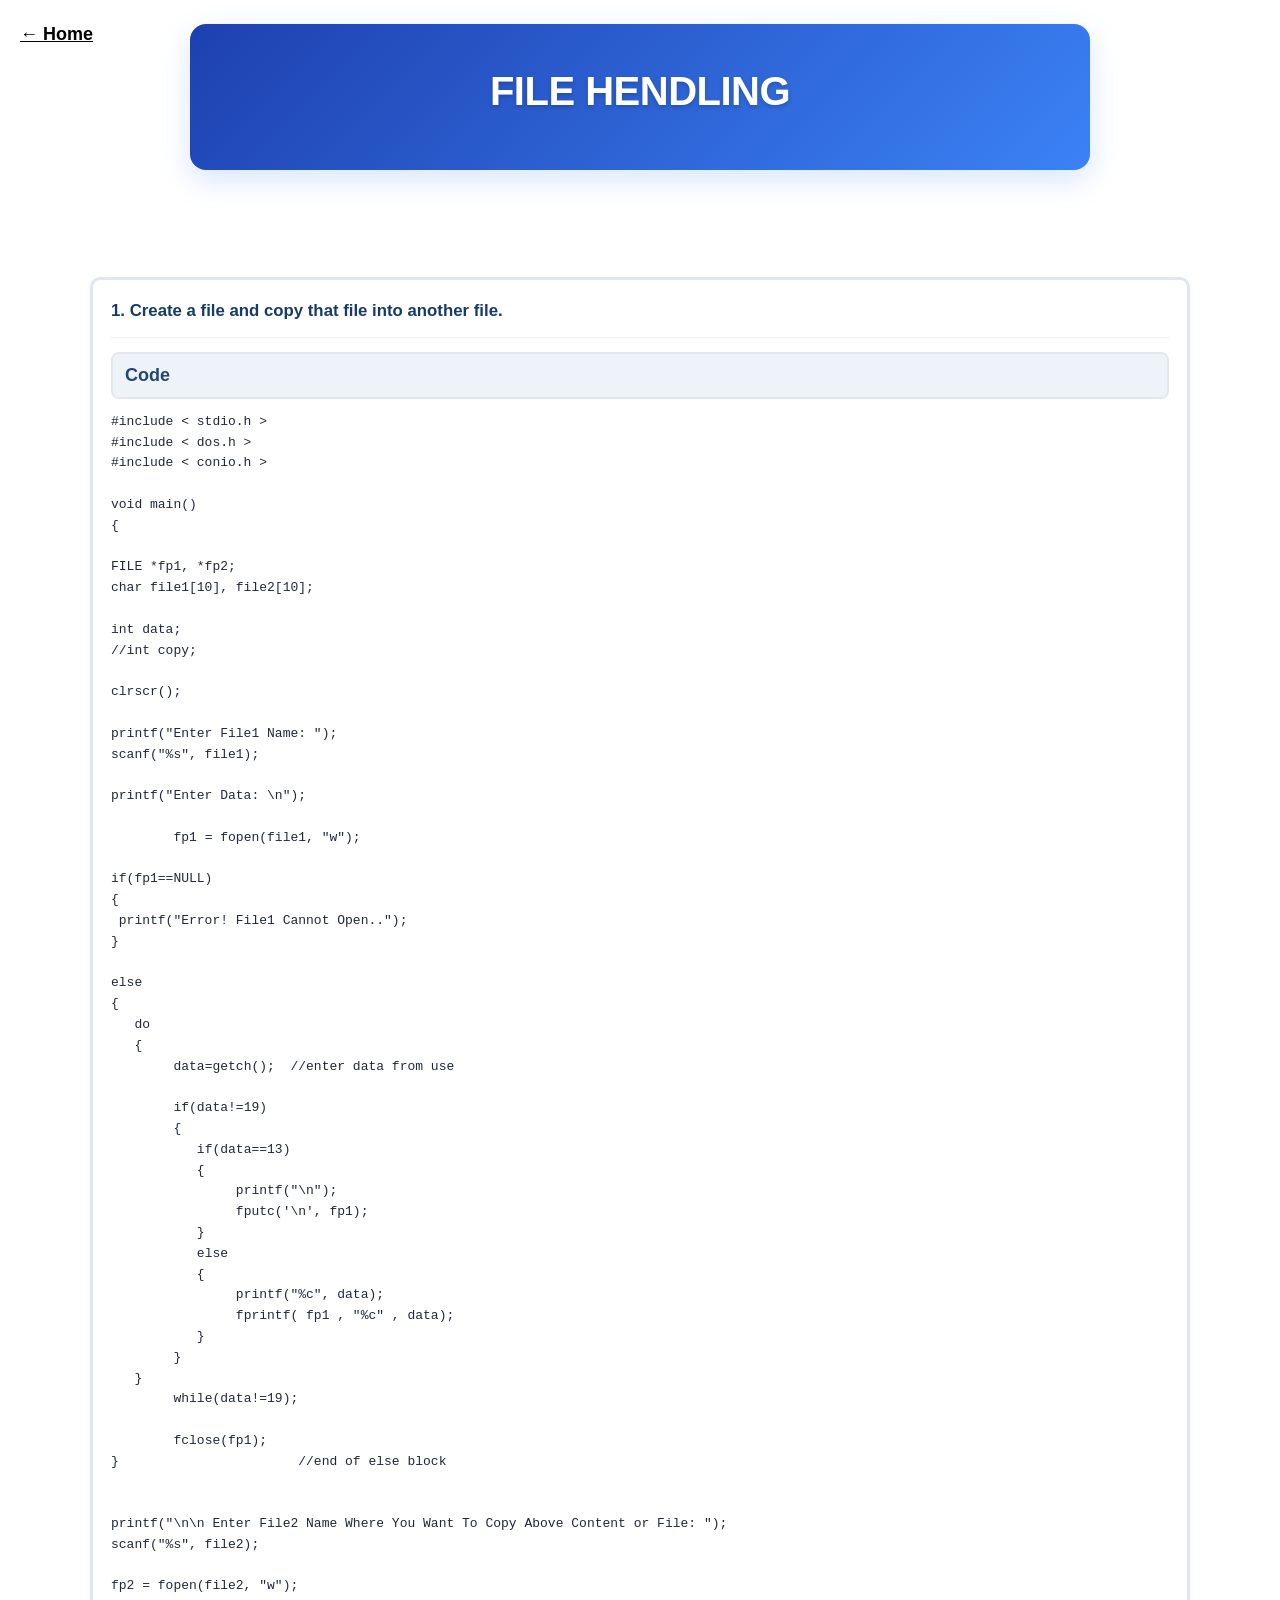
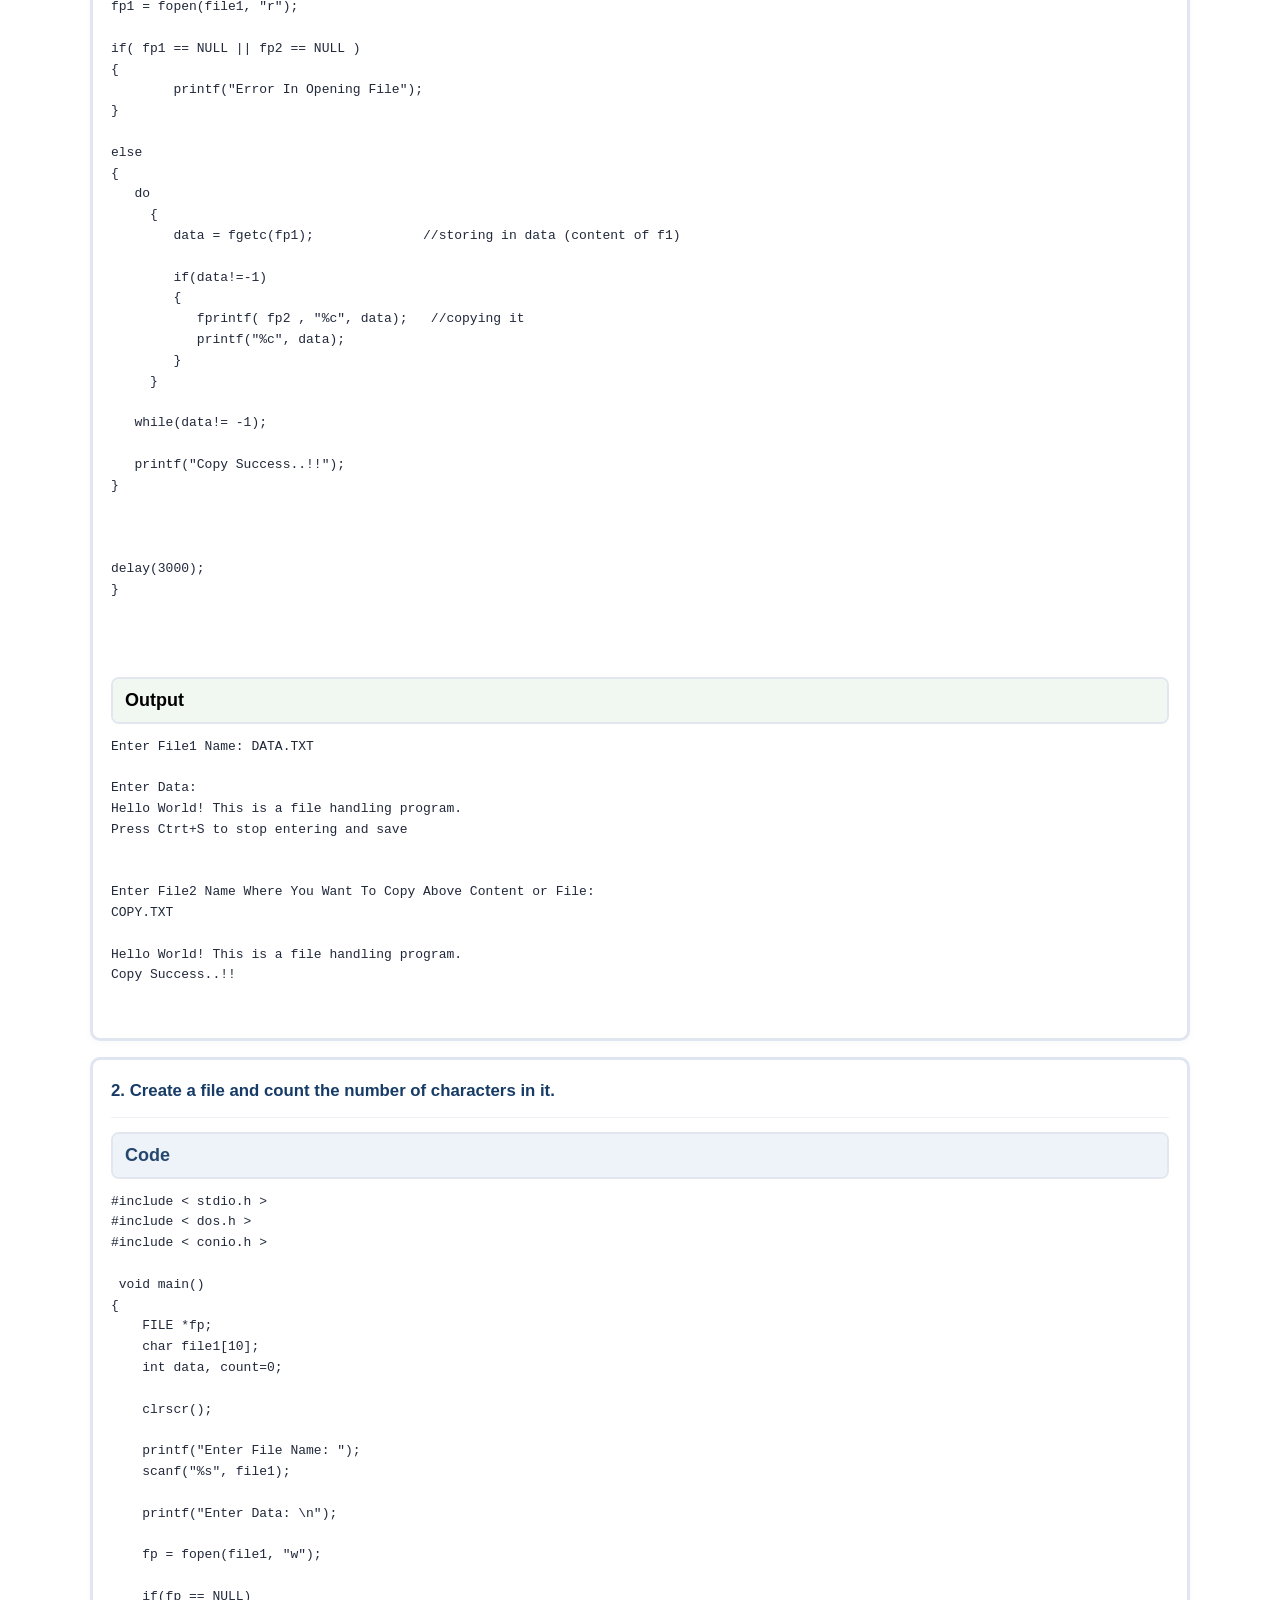
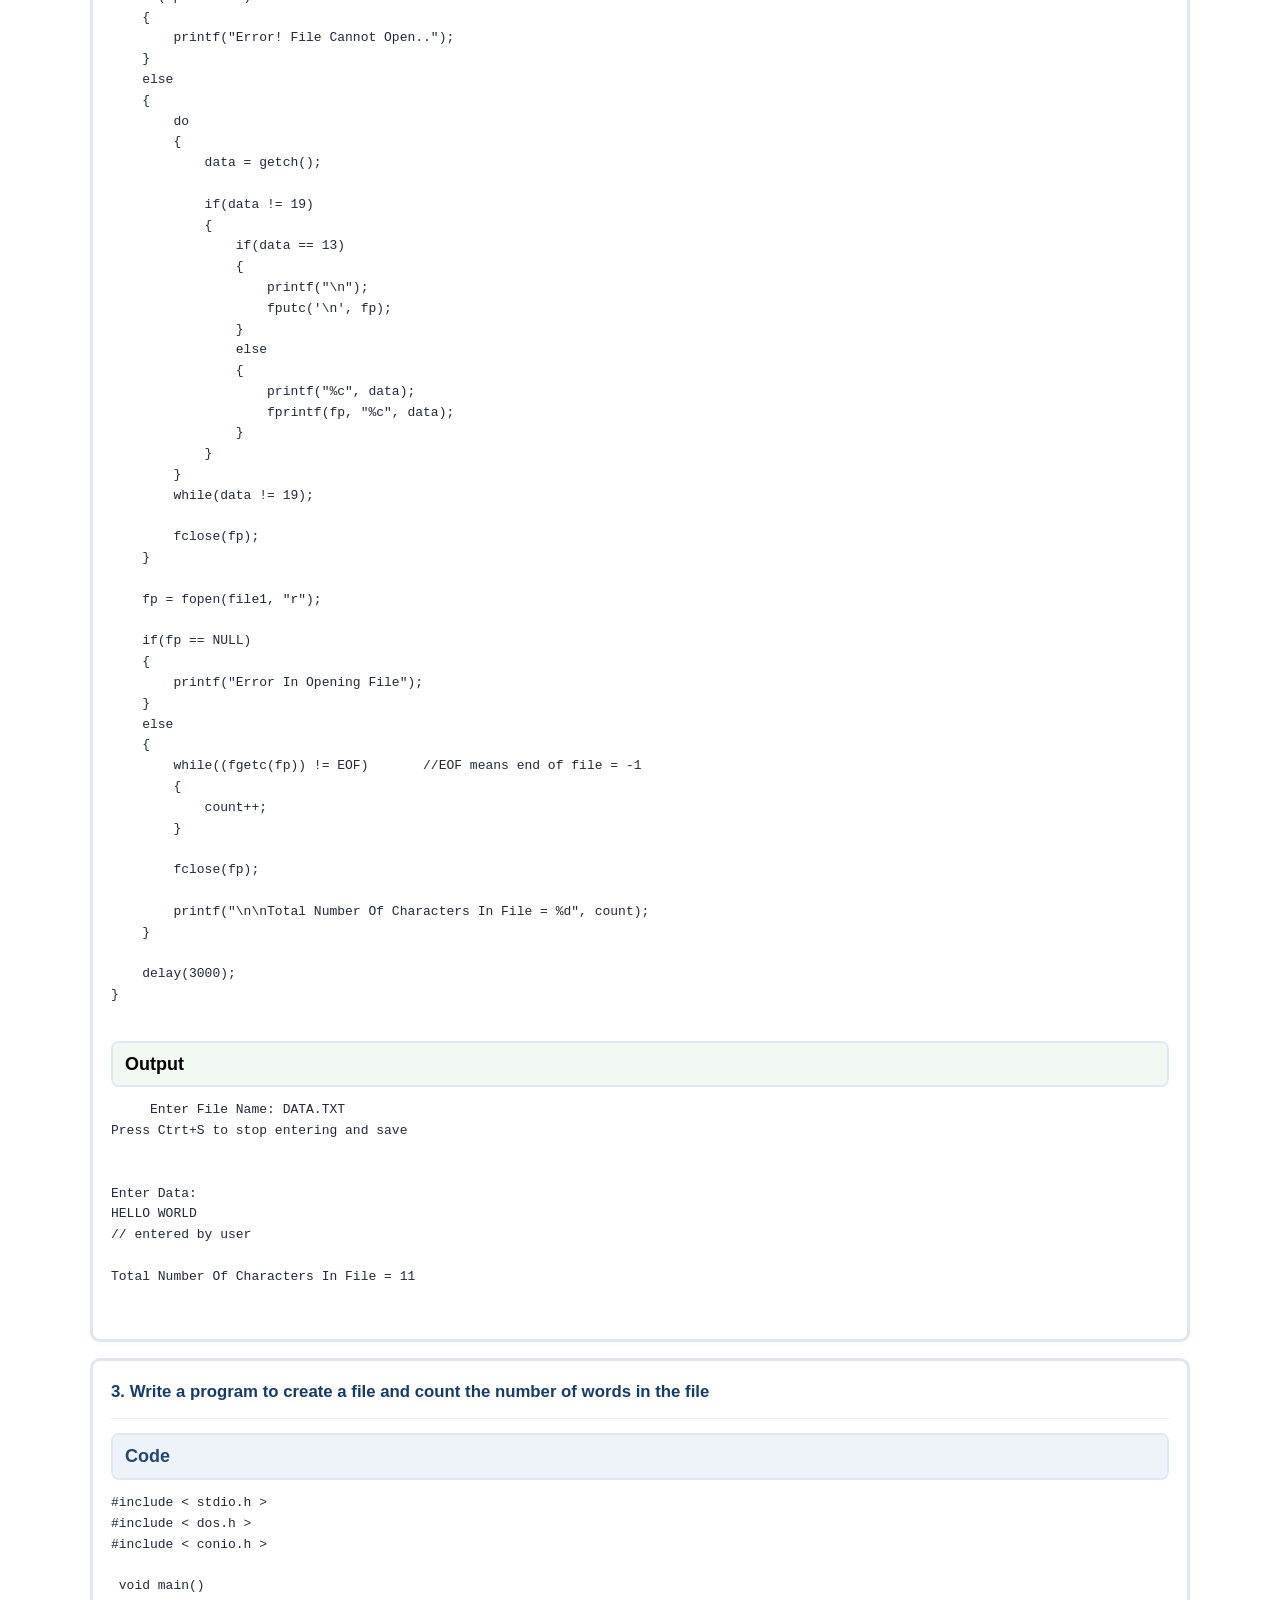
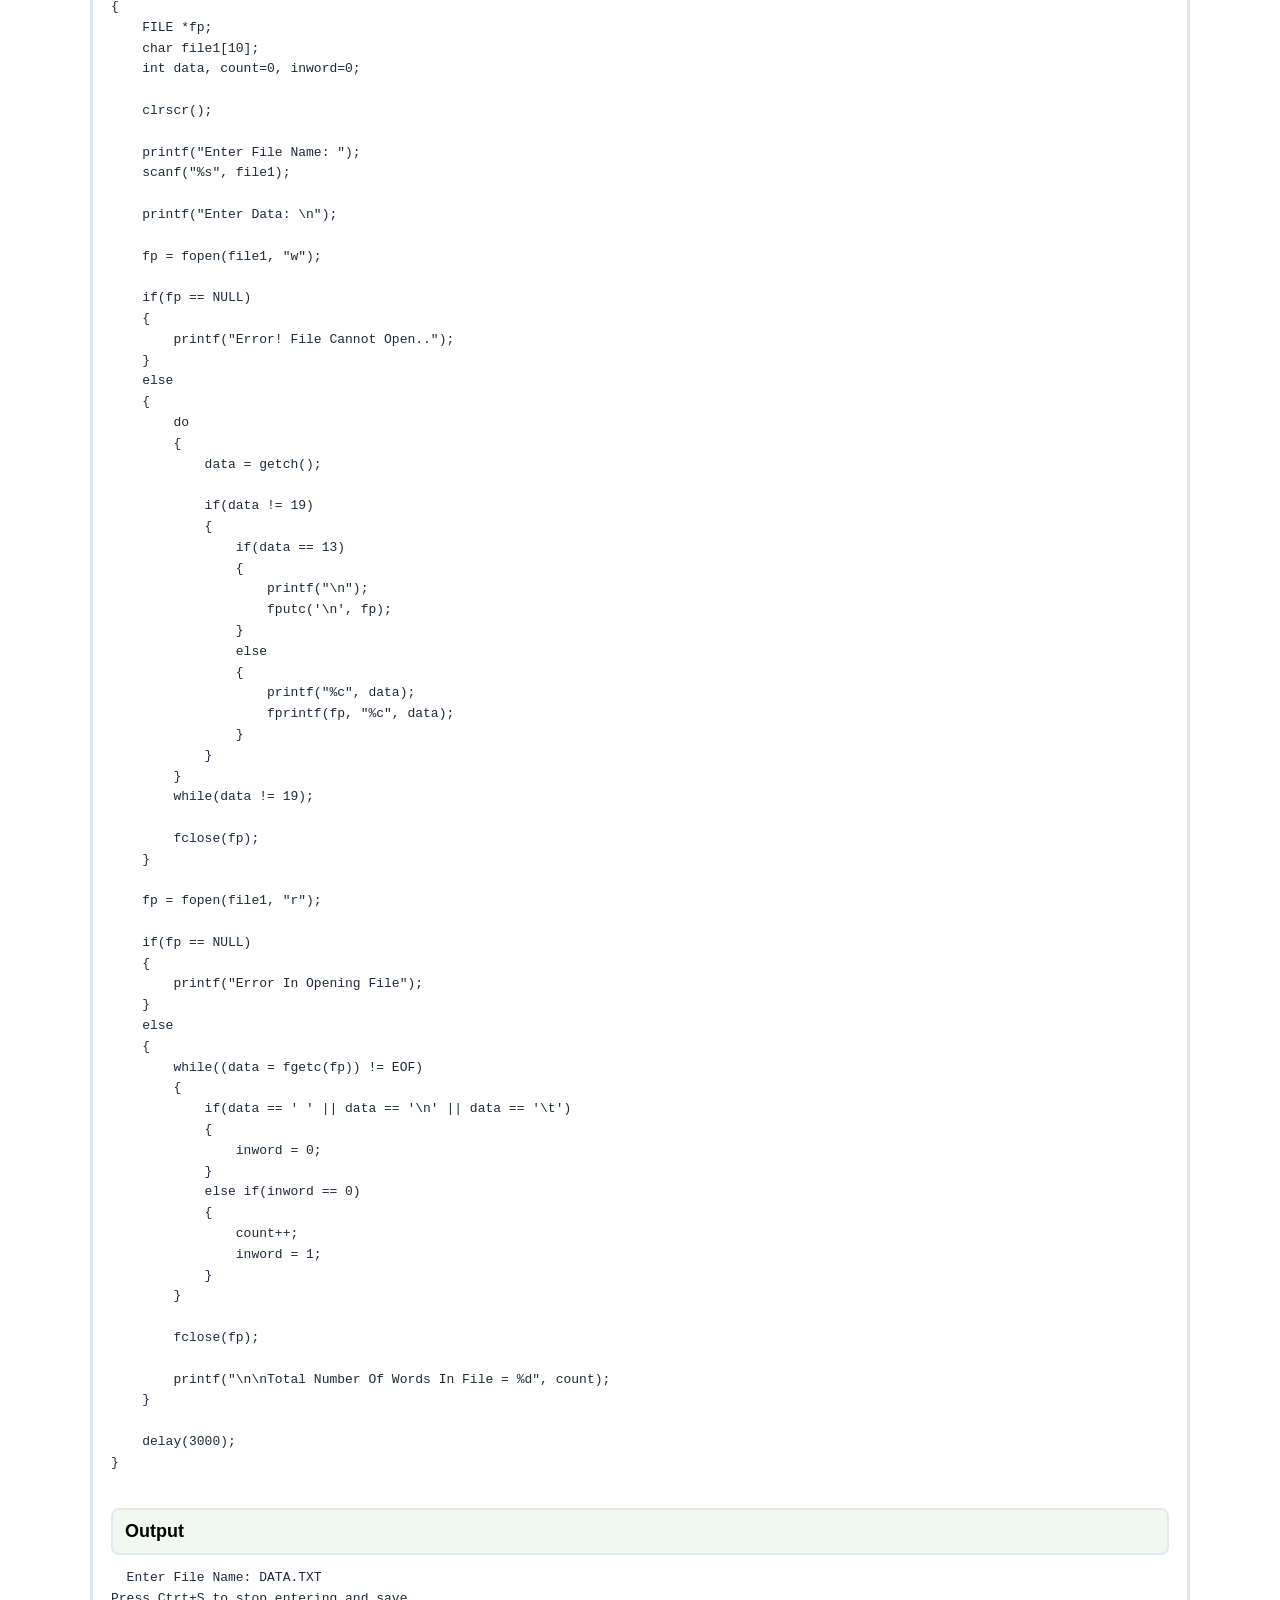
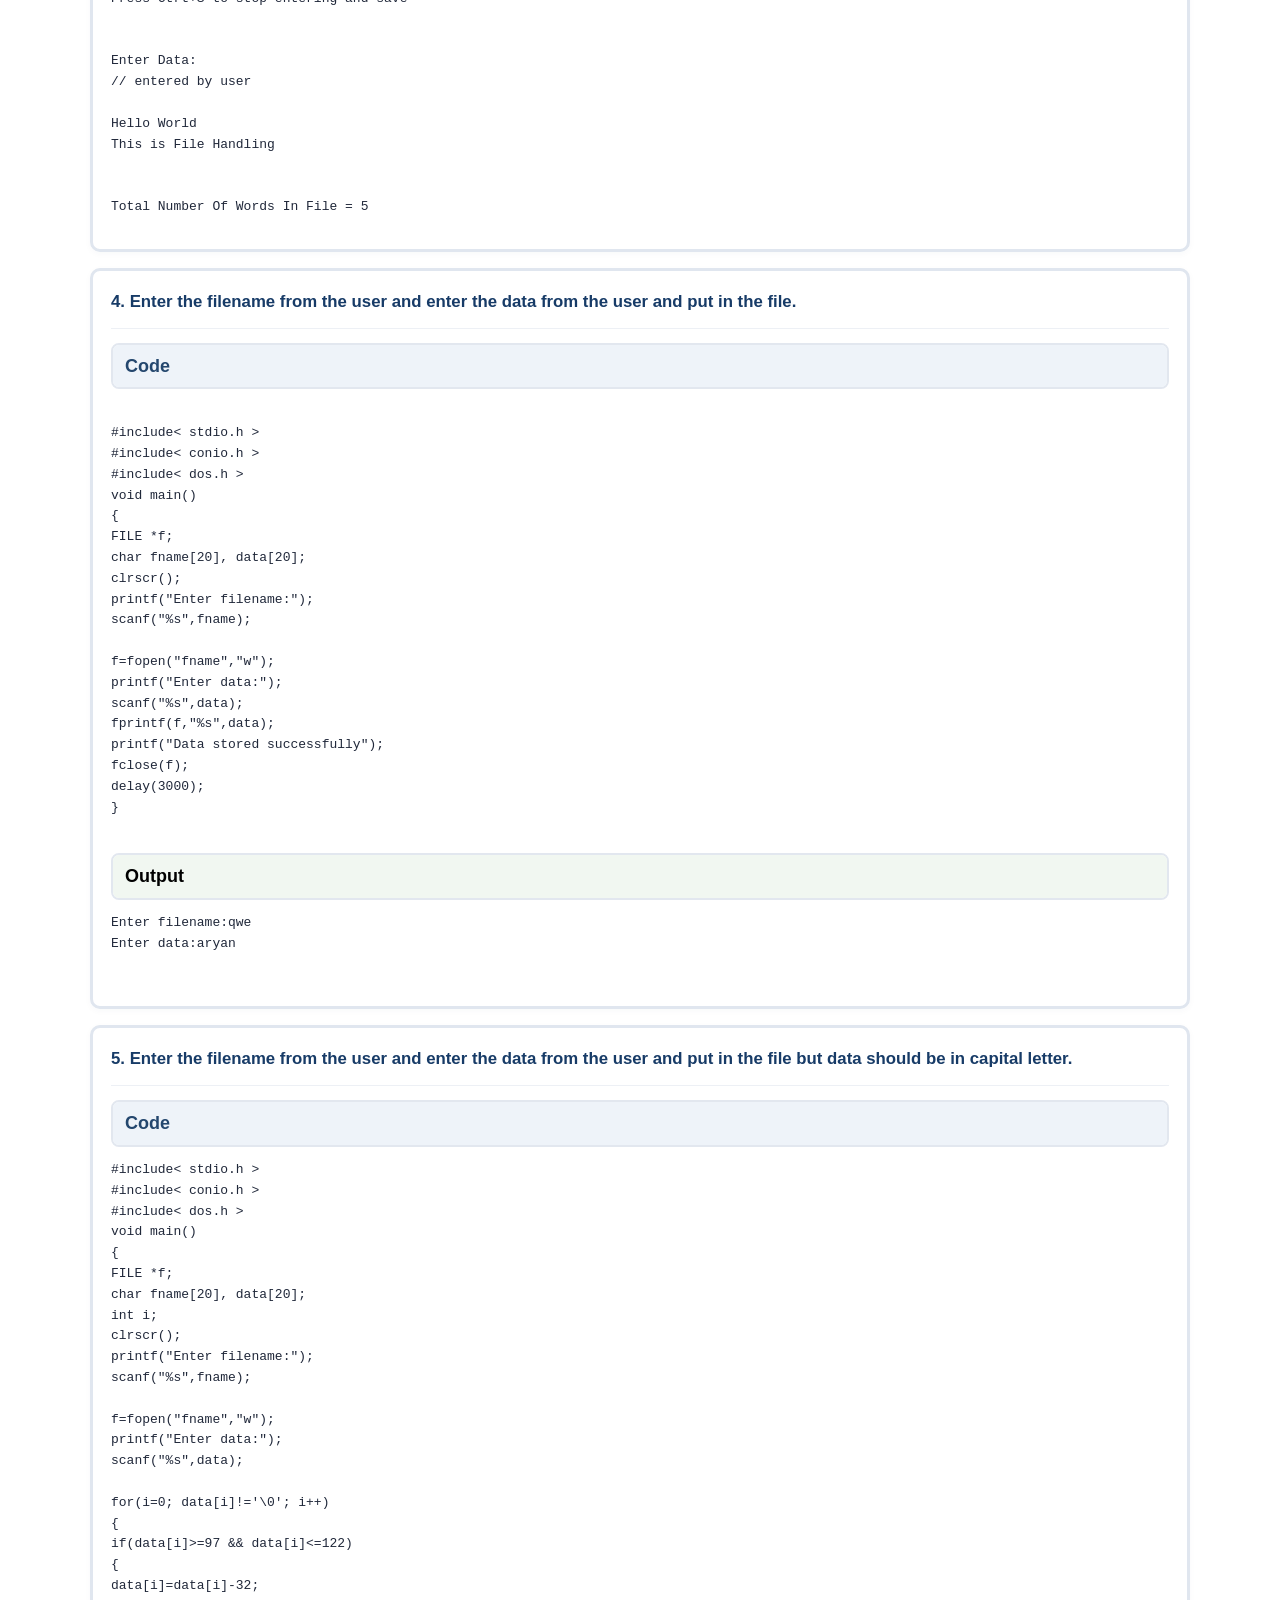
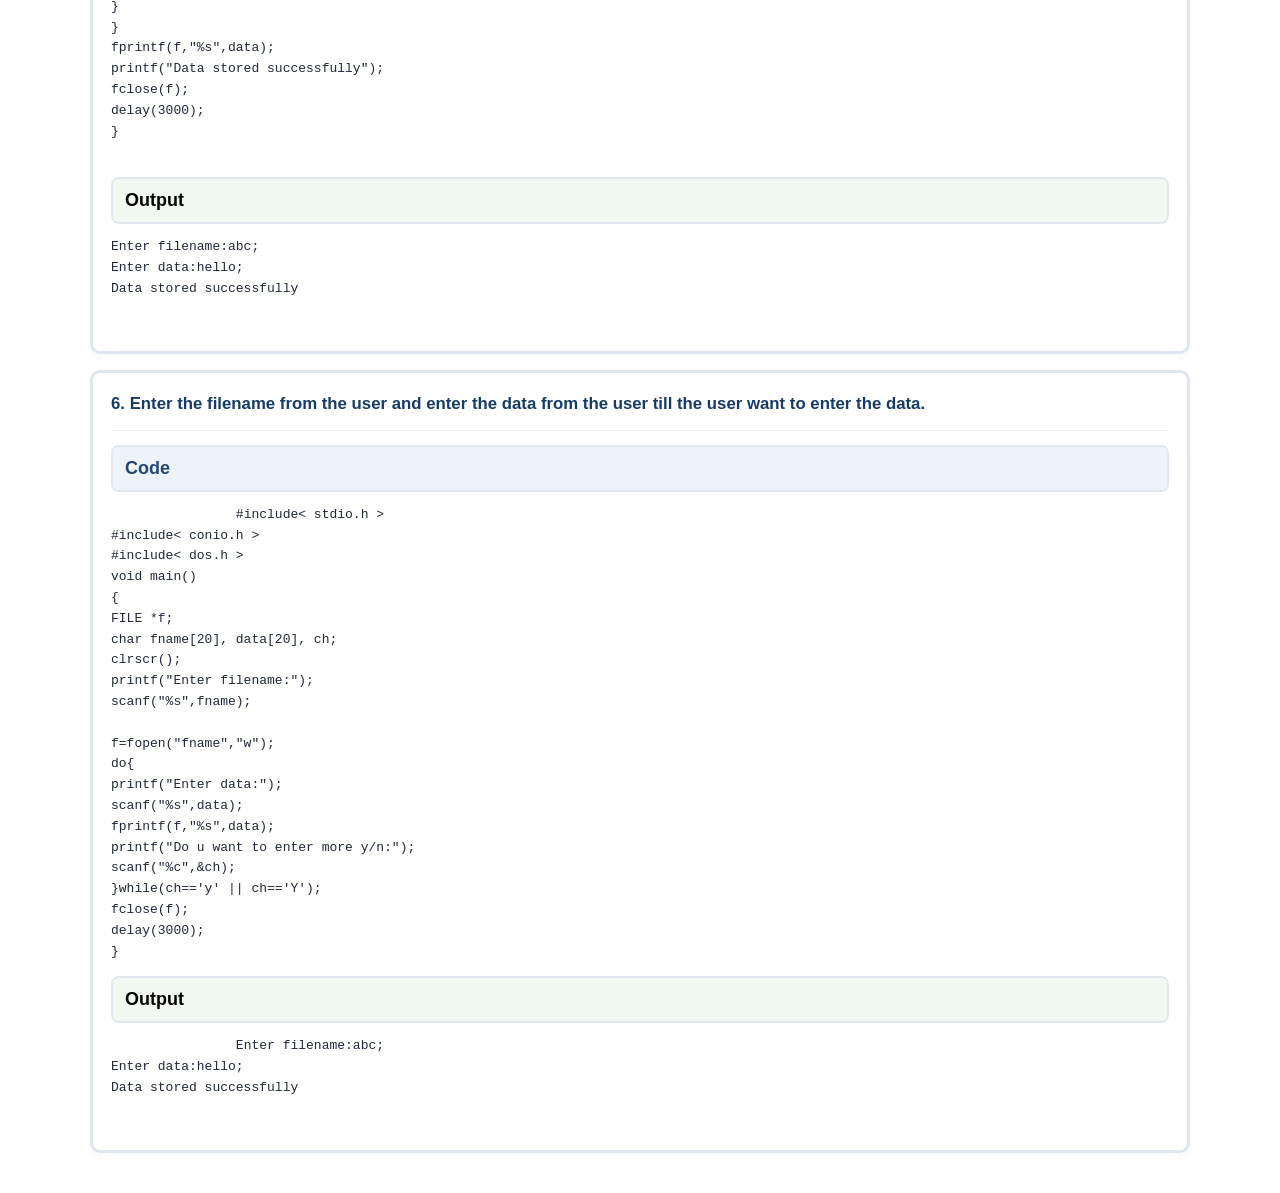
<file: filehendling.html>
<html>
 <head>
  <title>
   C CODE HUB
  </title>
  <meta content="width=device-width, initial-scale=1" name="viewport"/>
  <link href="style.css" rel="stylesheet"/>
 </head>
 <body class="topic-page">
  <header class="site-header">
   <a class="home-link" href="index.html">
    ← Home
   </a>
   <h1 class="page-title">
    FILE HENDLING
   </h1>
  </header>
<main class="content">
   <br/>
   <br/>
   <!--1st-->
   <section class="question-card">
    <div class="question-title">
     <h2 class="question-heading">
      1. Create a file and copy that file into another file.   </h2>
    </div>
    <div class="code-panel">
     <div class="panel-label">
      Code
     </div>
    </div>
    <pre>
#include < stdio.h >
#include < dos.h > 
#include < conio.h >

void main()
{

FILE *fp1, *fp2;
char file1[10], file2[10];

int data;
//int copy;

clrscr();

printf("Enter File1 Name: ");
scanf("%s", file1);

printf("Enter Data: \n");

	fp1 = fopen(file1, "w");

if(fp1==NULL)
{
 printf("Error! File1 Cannot Open..");
}

else
{
   do
   {
	data=getch();  //enter data from use

	if(data!=19)
	{
	   if(data==13)
	   {
		printf("\n");
		fputc('\n', fp1);
	   }
	   else
	   {
		printf("%c", data);
		fprintf( fp1 , "%c" , data);
	   }
	}
   }
	while(data!=19);

	fclose(fp1);
}			//end of else block


printf("\n\n Enter File2 Name Where You Want To Copy Above Content or File: ");
scanf("%s", file2);

fp2 = fopen(file2, "w");
fp1 = fopen(file1, "r");

if( fp1 == NULL || fp2 == NULL )
{
	printf("Error In Opening File");
}

else
{
   do
     {
	data = fgetc(fp1);              //storing in data (content of f1)

	if(data!=-1)
	{
	   fprintf( fp2 , "%c", data);   //copying it
	   printf("%c", data);
	}
     }

   while(data!= -1);

   printf("Copy Success..!!");
}



delay(3000);
}
          

    </pre>
    <div class="output-panel">
     <div class="panel-label">
      Output
     </div>
    </div>
    <pre>
Enter File1 Name: DATA.TXT

Enter Data:
Hello World! This is a file handling program.           
Press Ctrt+S to stop entering and save


Enter File2 Name Where You Want To Copy Above Content or File:
COPY.TXT

Hello World! This is a file handling program.
Copy Success..!!
    </pre>
   </section>


 
 <section class="question-card">
    <div class="question-title">
     <h2 class="question-heading">
      2. Create a file and count the number of characters in it.   </h2>
    </div>
    <div class="code-panel">
     <div class="panel-label">
      Code
     </div>
    </div>
    <pre>
#include < stdio.h >
#include < dos.h > 
#include < conio.h >

 void main()
{
    FILE *fp;
    char file1[10];
    int data, count=0;

    clrscr();

    printf("Enter File Name: ");
    scanf("%s", file1);

    printf("Enter Data: \n");

    fp = fopen(file1, "w");

    if(fp == NULL)
    {
        printf("Error! File Cannot Open..");
    }
    else
    {
        do
        {
            data = getch();

            if(data != 19)
            {
                if(data == 13)
                {
                    printf("\n");
                    fputc('\n', fp);
                }
                else
                {
                    printf("%c", data);
                    fprintf(fp, "%c", data);
                }
            }
        }
        while(data != 19);

        fclose(fp);
    }

    fp = fopen(file1, "r");

    if(fp == NULL)
    {
        printf("Error In Opening File");
    }
    else
    {
        while((fgetc(fp)) != EOF)       //EOF means end of file = -1
        {
            count++;
        }

        fclose(fp);

        printf("\n\nTotal Number Of Characters In File = %d", count);
    }

    delay(3000);
}
    </pre>
    <div class="output-panel">
     <div class="panel-label">
      Output
     </div>
    </div>
    <pre>
     Enter File Name: DATA.TXT     
Press Ctrt+S to stop entering and save


Enter Data:
HELLO WORLD               
// entered by user

Total Number Of Characters In File = 11
    </pre>
   </section>


 
 <section class="question-card">
    <div class="question-title">
     <h2 class="question-heading">
      3. Write a program to create a file and count the number of words in the file   </h2>
    </div>
    <div class="code-panel">
     <div class="panel-label">
      Code
     </div>
    </div>
    <pre>
#include < stdio.h >
#include < dos.h > 
#include < conio.h >

 void main()
{
    FILE *fp;
    char file1[10];
    int data, count=0, inword=0;

    clrscr();

    printf("Enter File Name: ");
    scanf("%s", file1);

    printf("Enter Data: \n");

    fp = fopen(file1, "w");

    if(fp == NULL)
    {
        printf("Error! File Cannot Open..");
    }
    else
    {
        do
        {
            data = getch();

            if(data != 19)
            {
                if(data == 13)
                {
                    printf("\n");
                    fputc('\n', fp);
                }
                else
                {
                    printf("%c", data);
                    fprintf(fp, "%c", data);
                }
            }
        }
        while(data != 19);

        fclose(fp);
    }

    fp = fopen(file1, "r");

    if(fp == NULL)
    {
        printf("Error In Opening File");
    }
    else
    {
        while((data = fgetc(fp)) != EOF)
        {
            if(data == ' ' || data == '\n' || data == '\t')
            {
                inword = 0;
            }
            else if(inword == 0)
            {
                count++;
                inword = 1;
            }
        }

        fclose(fp);

        printf("\n\nTotal Number Of Words In File = %d", count);
    }

    delay(3000);
}
    </pre>
    <div class="output-panel">
     <div class="panel-label">
      Output
     </div>
    </div>
    <pre>
  Enter File Name: DATA.TXT       
Press Ctrt+S to stop entering and save


Enter Data:       
// entered by user

Hello World
This is File Handling         


Total Number Of Words In File = 5       </pre>
   </section>

	<section class="question-card">
    <div class="question-title">
     <h2 class="question-heading">
      4. Enter the filename from the user and enter the data from the user and put in the file.
     </h2>
    </div>
    <div class="code-panel">
     <div class="panel-label">
      Code
     </div>
    </div>
    <pre>

#include< stdio.h >
#include< conio.h >
#include< dos.h >
void main()
{
FILE *f;
char fname[20], data[20];
clrscr();
printf("Enter filename:");
scanf("%s",fname);

f=fopen("fname","w");
printf("Enter data:");
scanf("%s",data);
fprintf(f,"%s",data);
printf("Data stored successfully");
fclose(f);
delay(3000);
}
    </pre>
    <div class="output-panel">
     <div class="panel-label">
      Output
     </div>
    </div>
    <pre>
Enter filename:qwe
Enter data:aryan
    </pre>
    <!--2nd-->
   </section>

	<section class="question-card">
    <div class="question-title">
     <h2 class="question-heading">
      5. Enter the filename from the user and enter the data from the user and put in the file but data should be in capital letter.
     </h2>
    </div>
    <div class="code-panel">
     <div class="panel-label">
      Code
     </div>
    </div>
    <pre>
#include< stdio.h >
#include< conio.h >
#include< dos.h >
void main()
{
FILE *f;
char fname[20], data[20];
int i;
clrscr();
printf("Enter filename:");
scanf("%s",fname);

f=fopen("fname","w");
printf("Enter data:");
scanf("%s",data);

for(i=0; data[i]!='\0'; i++)
{
if(data[i]>=97 && data[i]<=122)
{
data[i]=data[i]-32;
}
}
fprintf(f,"%s",data);
printf("Data stored successfully");
fclose(f);
delay(3000);
}
	</pre>
    <div class="output-panel">
     <div class="panel-label">
      Output
     </div>
    </div>
    <pre>
Enter filename:abc;
Enter data:hello;
Data stored successfully
    </pre>
    <!--2nd-->
   </section>
	<section class="question-card">
    <div class="question-title">
     <h2 class="question-heading">
      6. Enter the filename from the user and enter the data from the user till the user want to enter the data.
     </h2>
    </div>
    <div class="code-panel">
     <div class="panel-label">
      Code
     </div>
    </div>
    <pre>
		#include< stdio.h >
#include< conio.h >
#include< dos.h >
void main()
{
FILE *f;
char fname[20], data[20], ch;
clrscr();
printf("Enter filename:");
scanf("%s",fname);

f=fopen("fname","w");
do{
printf("Enter data:");
scanf("%s",data);
fprintf(f,"%s",data);
printf("Do u want to enter more y/n:");
scanf("%c",&ch);
}while(ch=='y' || ch=='Y');
fclose(f);
delay(3000);
}
</pre>
    <div class="output-panel">
     <div class="panel-label">
      Output
     </div>
    </div>
    <pre>
		Enter filename:abc;
Enter data:hello;
Data stored successfully
	</pre>
    <!--2nd-->
   </section>
  </main>
 </body>
</html>
</file>
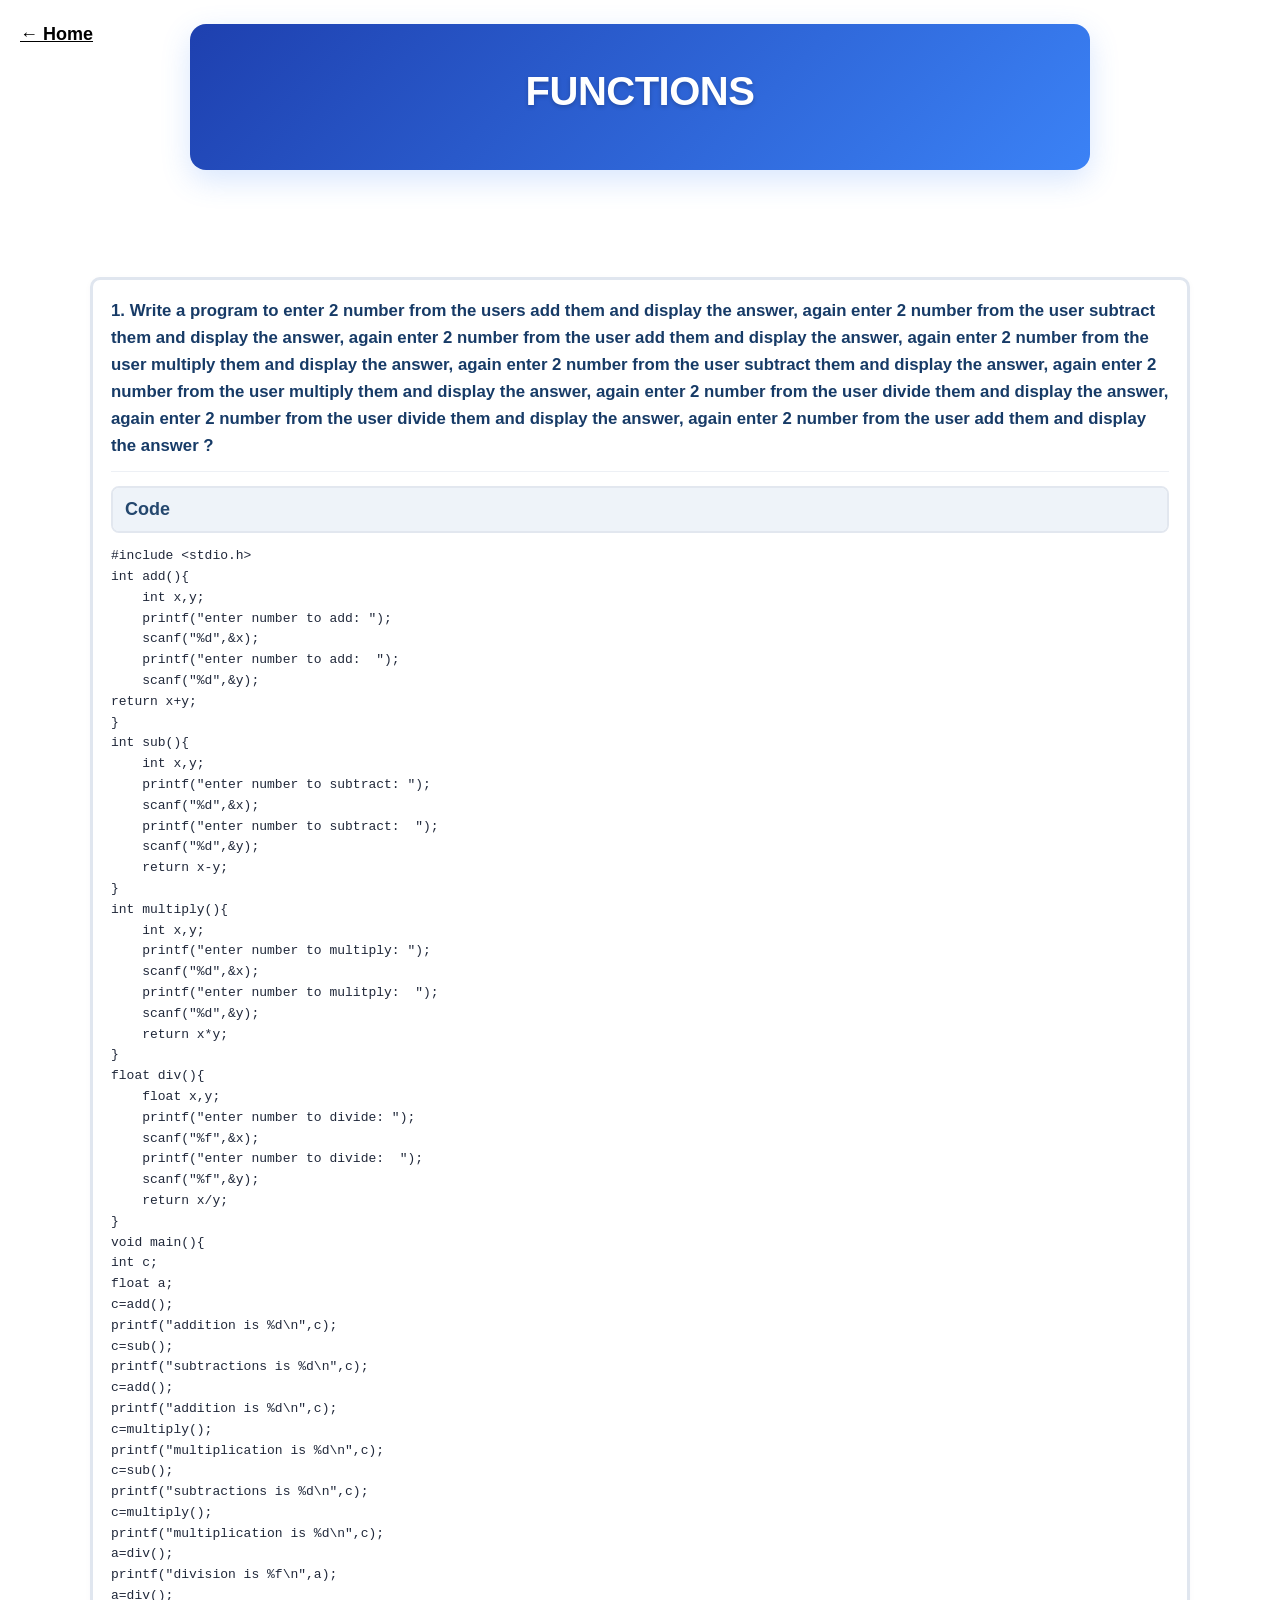
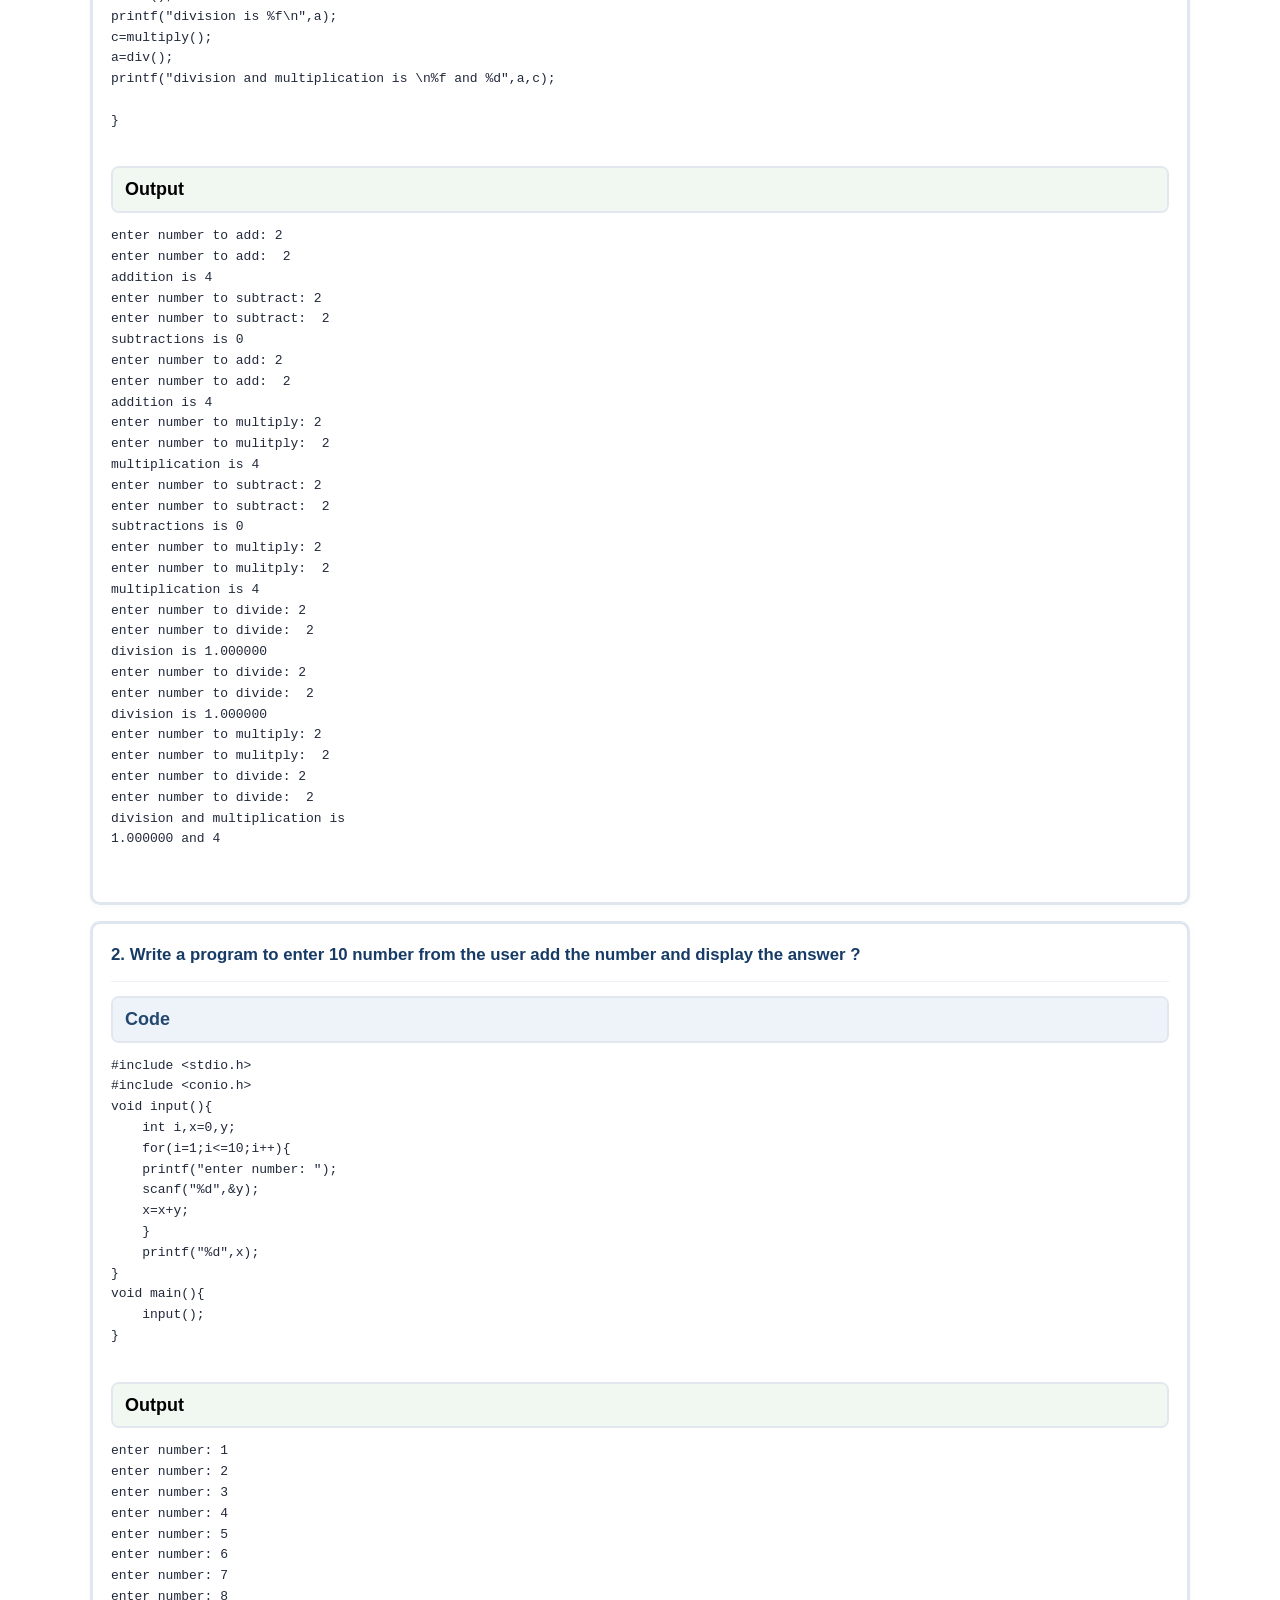
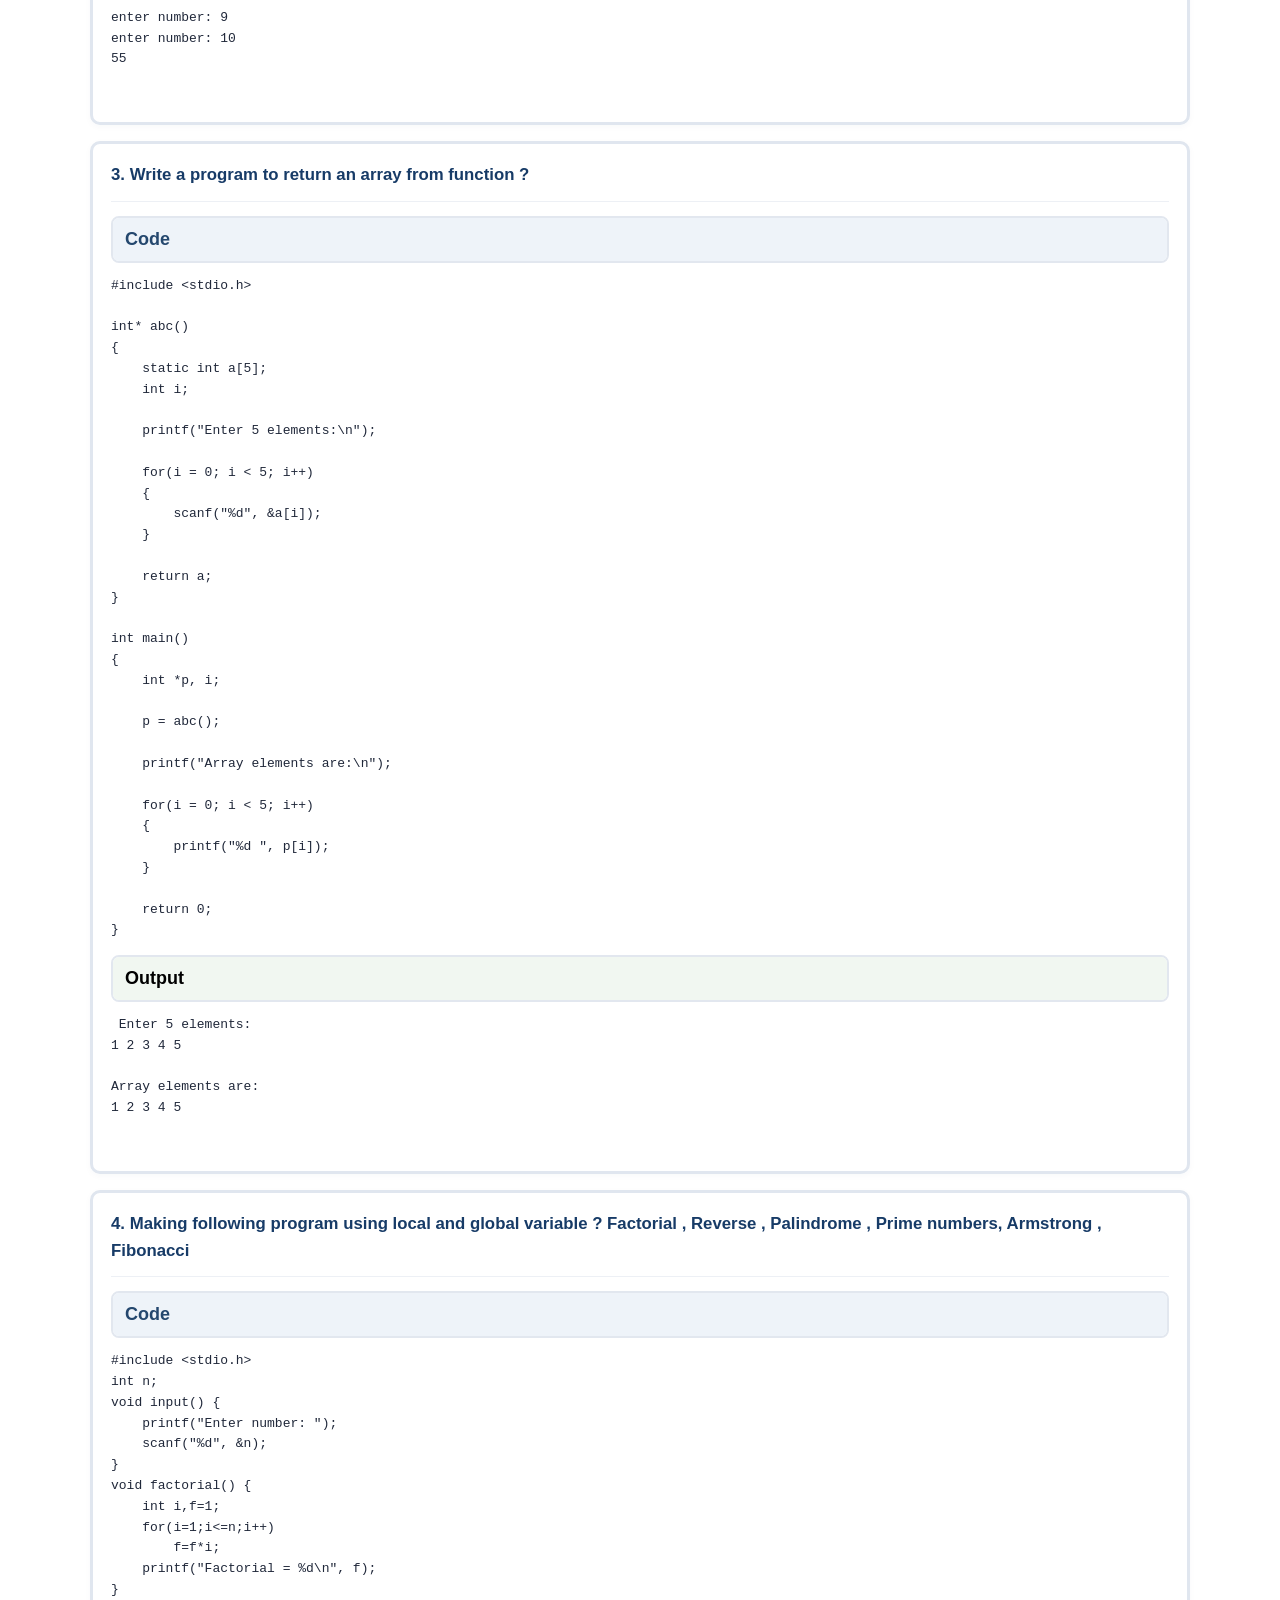
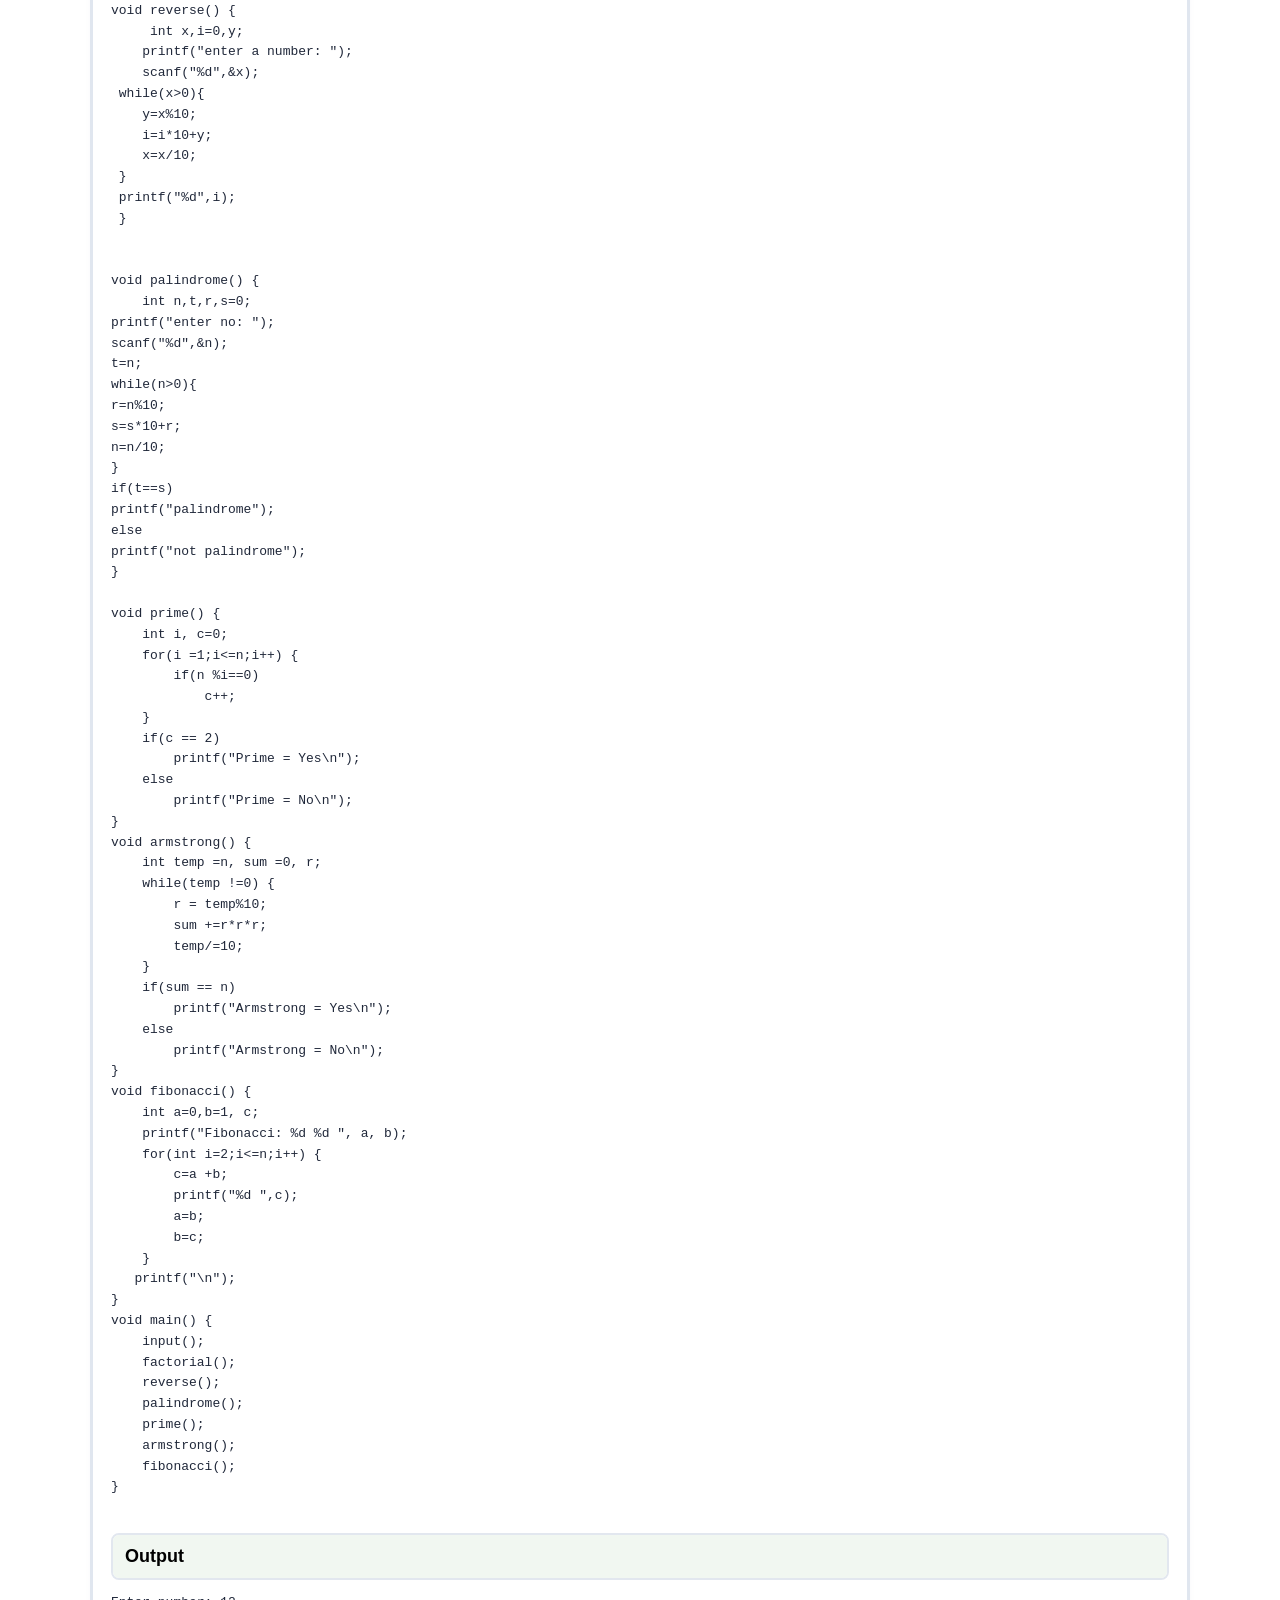
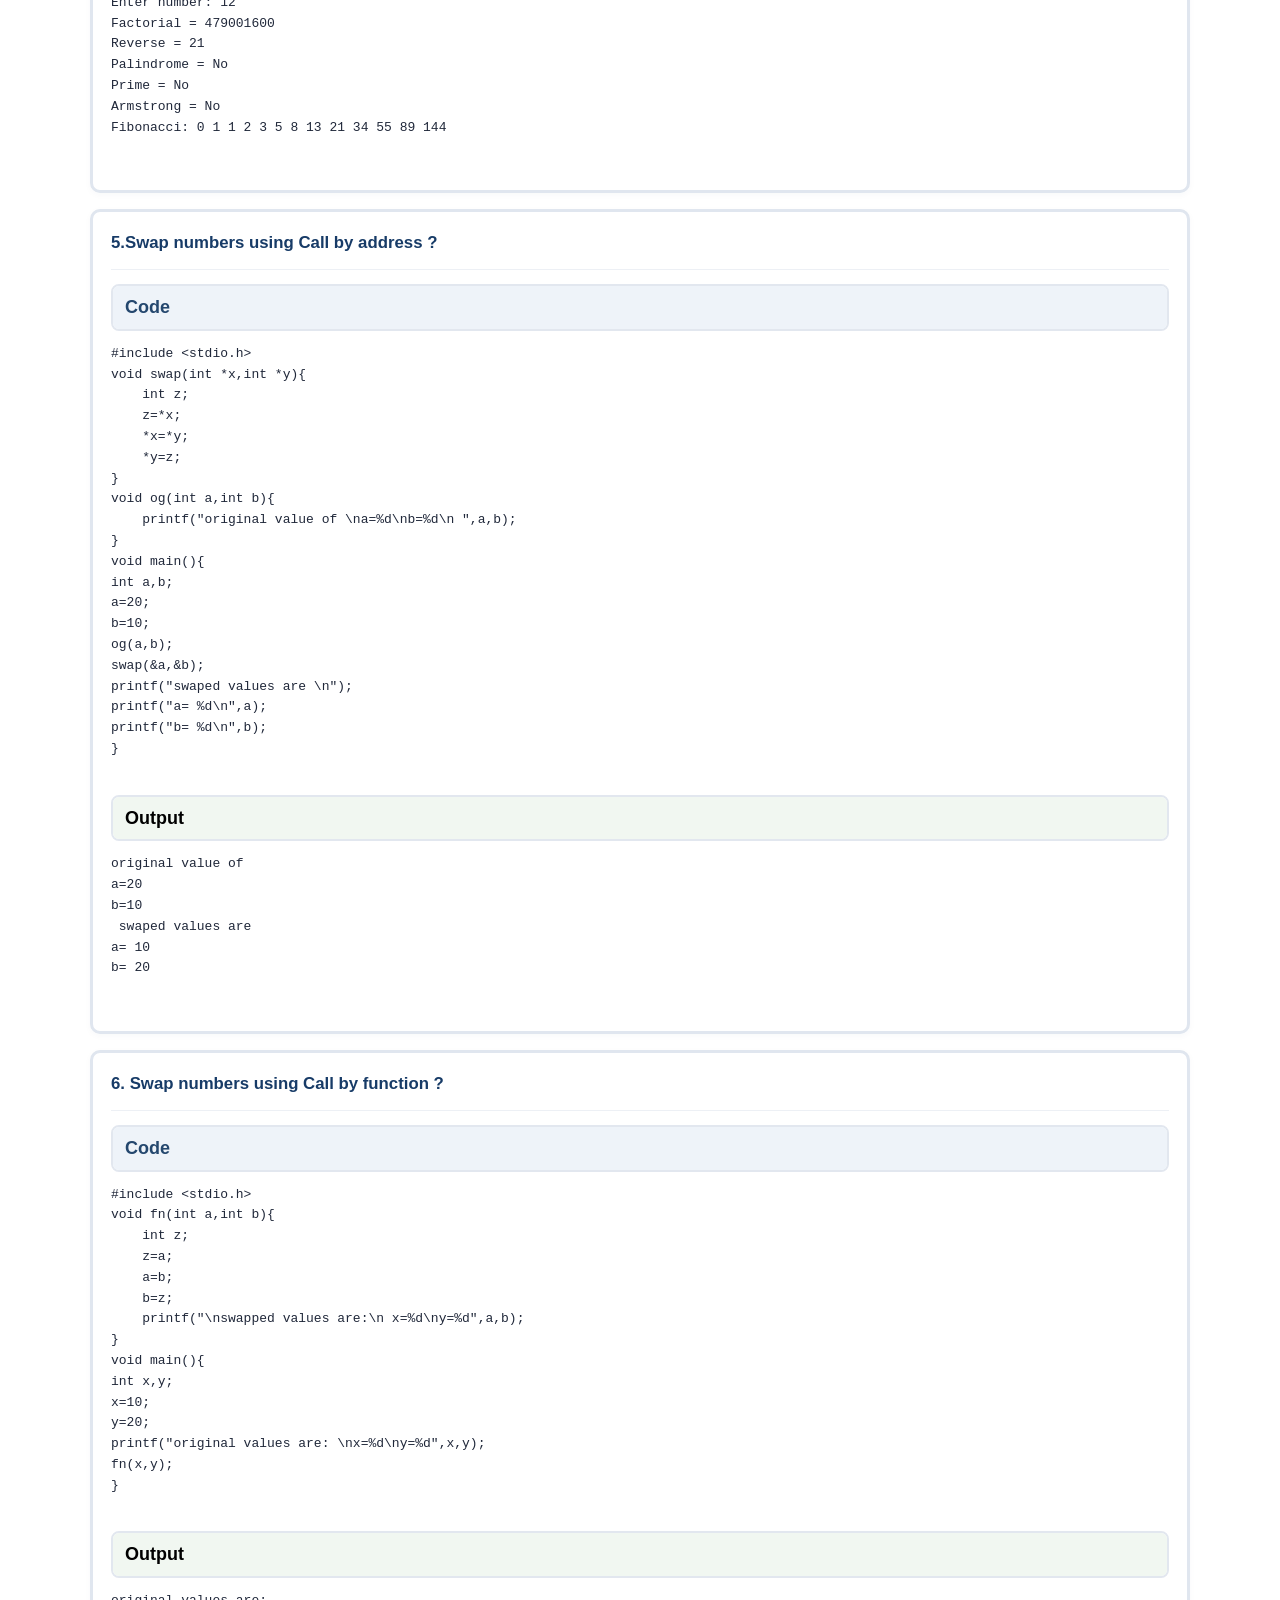
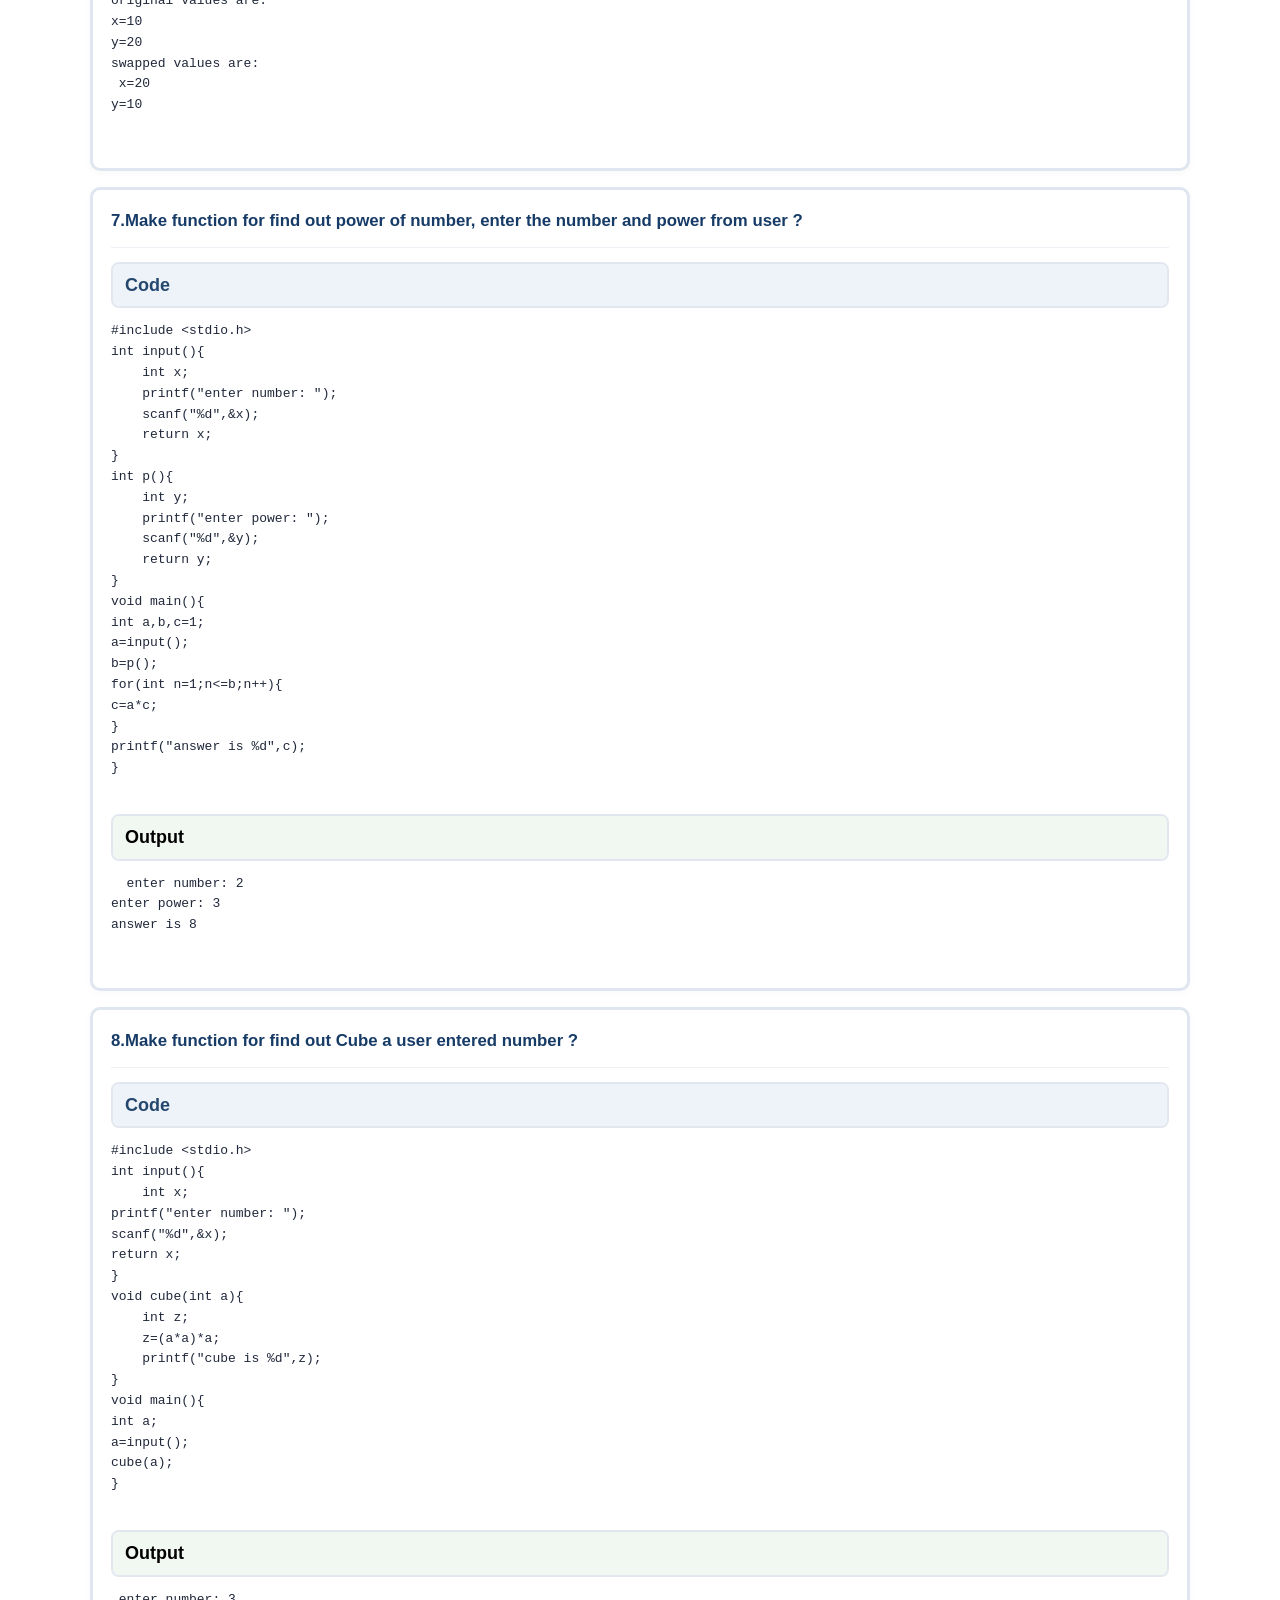
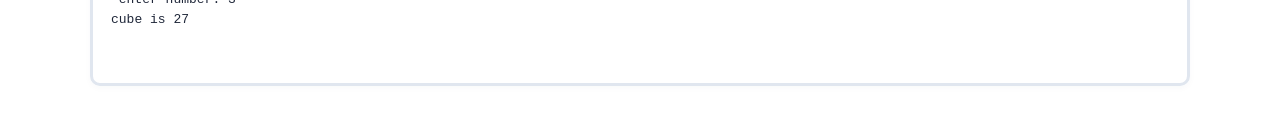
<file: functions.html>
<html>
 <head>
  <title>
   function
  </title>
  <meta content="width=device-width, initial-scale=1" name="viewport"/>
  <link href="style.css" rel="stylesheet"/>
 </head>
 <body class="topic-page">
  <header class="site-header">
   <a class="home-link" href="index.html">
    ← Home
   </a>
   <h1 class="page-title">
    FUNCTIONS
   </h1>
  </header>
  <main class="content">
   <br/>
   <br/>
   <!--1st-->
   <section class="question-card">
    <div class="question-title">
     <h2 class="question-heading">
      1.  Write a program to enter 2 number from the users add them and display the answer, again enter 2 number from the user subtract them and display the answer, again enter 2 number from the user add them and display the answer, again enter 2 number from the user multiply them and display the answer, again enter 2 number from the user subtract them and display the answer, again enter 2 number from the user multiply them and display the answer, again enter 2 number from the user divide them and display the answer, again enter 2 number from the user divide them and display the answer, again enter 2 number from the user add them and display the answer ?
     </h2>
    </div>
    <div class="code-panel">
     <div class="panel-label">
      Code
     </div>
    </div>
    <pre>
#include &lt;stdio.h&gt;
int add(){
    int x,y;
    printf("enter number to add: ");
    scanf("%d",&amp;x);
    printf("enter number to add:  ");
    scanf("%d",&amp;y);
return x+y;
}
int sub(){
    int x,y;
    printf("enter number to subtract: ");
    scanf("%d",&amp;x);
    printf("enter number to subtract:  ");
    scanf("%d",&amp;y);
    return x-y;
}
int multiply(){
    int x,y;
    printf("enter number to multiply: ");
    scanf("%d",&amp;x);
    printf("enter number to mulitply:  ");
    scanf("%d",&amp;y);
    return x*y;
}
float div(){
    float x,y;
    printf("enter number to divide: ");
    scanf("%f",&amp;x);
    printf("enter number to divide:  ");
    scanf("%f",&amp;y);
    return x/y;
}
void main(){
int c;
float a;
c=add();
printf("addition is %d\n",c);
c=sub();
printf("subtractions is %d\n",c);
c=add();
printf("addition is %d\n",c);
c=multiply();
printf("multiplication is %d\n",c);
c=sub();
printf("subtractions is %d\n",c);
c=multiply();
printf("multiplication is %d\n",c);
a=div();
printf("division is %f\n",a);
a=div();
printf("division is %f\n",a);
c=multiply();
a=div();
printf("division and multiplication is \n%f and %d",a,c);

}
    </pre>
    <div class="output-panel">
     <div class="panel-label">
      Output
     </div>
    </div>
    <pre>
enter number to add: 2
enter number to add:  2
addition is 4
enter number to subtract: 2
enter number to subtract:  2
subtractions is 0
enter number to add: 2
enter number to add:  2
addition is 4
enter number to multiply: 2
enter number to mulitply:  2
multiplication is 4
enter number to subtract: 2
enter number to subtract:  2
subtractions is 0
enter number to multiply: 2
enter number to mulitply:  2
multiplication is 4
enter number to divide: 2
enter number to divide:  2
division is 1.000000
enter number to divide: 2
enter number to divide:  2
division is 1.000000
enter number to multiply: 2
enter number to mulitply:  2
enter number to divide: 2
enter number to divide:  2
division and multiplication is
1.000000 and 4
    </pre>
    <!--2nd-->
   </section>
   <section class="question-card">
    <div class="question-title">
     <h2 class="question-heading">
      2. Write a program to enter 10 number from the user add the number and display the answer ?
     </h2>
    </div>
    <div class="code-panel">
     <div class="panel-label">
      Code
     </div>
    </div>
    <pre>
#include &lt;stdio.h&gt;
#include &lt;conio.h&gt;
void input(){
    int i,x=0,y;
    for(i=1;i&lt;=10;i++){
    printf("enter number: ");
    scanf("%d",&amp;y);
    x=x+y;
    }
    printf("%d",x);
}
void main(){
    input();
}
    </pre>
    <div class="output-panel">
     <div class="panel-label">
      Output
     </div>
    </div>
    <pre>
enter number: 1
enter number: 2
enter number: 3
enter number: 4
enter number: 5
enter number: 6
enter number: 7
enter number: 8
enter number: 9
enter number: 10
55
    </pre>
    <!--3rd-->
   </section>
   <section class="question-card">
    <div class="question-title">
     <h2 class="question-heading">
      3. Write a program to return an array from function ?
     </h2>
    </div>
    <div class="code-panel">
     <div class="panel-label">
      Code
     </div>
    </div>
    <pre>
#include &lt;stdio.h&gt;

int* abc()
{
    static int a[5];
    int i;

    printf("Enter 5 elements:\n");

    for(i = 0; i < 5; i++)
    {
        scanf("%d", &a[i]);
    }

    return a;
}

int main()
{
    int *p, i;

    p = abc();

    printf("Array elements are:\n");

    for(i = 0; i < 5; i++)
    {
        printf("%d ", p[i]);
    }

    return 0;
}</pre>
    <div class="output-panel">
     <div class="panel-label">
      Output
     </div>
    </div>

    <pre>
 Enter 5 elements:
1 2 3 4 5

Array elements are:
1 2 3 4 5
    </pre>
</section>
 <section class="question-card">
    <div class="question-title">
     <h2 class="question-heading">

4. Making following program using local and global variable ? Factorial , Reverse , Palindrome , Prime numbers, Armstrong , Fibonacci
    </h2>
    </div>
    <div class="code-panel">
     <div class="panel-label">
      Code
     </div>
    </div>
 <pre>
#include &lt;stdio.h&gt;
int n; 
void input() {
    printf("Enter number: ");
    scanf("%d", &amp;n);
}
void factorial() {
    int i,f=1;
    for(i=1;i&lt;=n;i++)
        f=f*i;
    printf("Factorial = %d\n", f);
}
void reverse() {
     int x,i=0,y;
    printf("enter a number: ");
    scanf("%d",&amp;x);
 while(x&gt;0){
    y=x%10;
    i=i*10+y;
    x=x/10;
 }
 printf("%d",i);
 }


void palindrome() {
    int n,t,r,s=0;
printf("enter no: ");
scanf("%d",&amp;n);
t=n;
while(n&gt;0){
r=n%10;
s=s*10+r;
n=n/10;
}
if(t==s)
printf("palindrome");
else
printf("not palindrome");
}

void prime() {
    int i, c=0; 
    for(i =1;i&lt;=n;i++) {
        if(n %i==0)
            c++;
    }
    if(c == 2)
        printf("Prime = Yes\n");
    else
        printf("Prime = No\n");
}
void armstrong() {
    int temp =n, sum =0, r; 
    while(temp !=0) {
        r = temp%10;
        sum +=r*r*r;
        temp/=10;
    }
    if(sum == n)
        printf("Armstrong = Yes\n");
    else
        printf("Armstrong = No\n");
}
void fibonacci() {
    int a=0,b=1, c; 
    printf("Fibonacci: %d %d ", a, b);
    for(int i=2;i&lt;=n;i++) {
        c=a +b;
        printf("%d ",c);
        a=b;
        b=c;
    }
   printf("\n");
}
void main() {
    input();     
    factorial();
    reverse();
    palindrome();
    prime();
    armstrong();
    fibonacci();
}
    </pre>
    <div class="output-panel">
     <div class="panel-label">
      Output
     </div>
    </div>

    <pre>
Enter number: 12
Factorial = 479001600
Reverse = 21
Palindrome = No
Prime = No
Armstrong = No
Fibonacci: 0 1 1 2 3 5 8 13 21 34 55 89 144
    </pre>
</section>
<section class="question-card">
    <div class="question-title">
     <h2 class="question-heading">

    5.Swap numbers using Call by address ?
    </h2>
    </div>
    <div class="code-panel">
     <div class="panel-label">
      Code
     </div>
    </div>
 <pre>
#include &lt;stdio.h&gt;
void swap(int *x,int *y){
    int z;
    z=*x;
    *x=*y;
    *y=z;
}
void og(int a,int b){
    printf("original value of \na=%d\nb=%d\n ",a,b);
}
void main(){
int a,b;
a=20;
b=10;
og(a,b);
swap(&amp;a,&amp;b);
printf("swaped values are \n");
printf("a= %d\n",a);
printf("b= %d\n",b);
}
    </pre>
   <div class="output-panel">
     <div class="panel-label">
      Output
     </div>
    </div>

    <pre>
original value of 
a=20
b=10
 swaped values are
a= 10
b= 20
    </pre>
</section>
<section class="question-card">
    <div class="question-title">
     <h2 class="question-heading">

6. Swap numbers using Call by function ?
   </h2>
    </div>
    <div class="code-panel">
     <div class="panel-label">
      Code
     </div>
    </div>
 <pre>
#include &lt;stdio.h&gt;
void fn(int a,int b){
    int z;
    z=a;
    a=b;
    b=z;
    printf("\nswapped values are:\n x=%d\ny=%d",a,b);
}
void main(){
int x,y;
x=10;
y=20;
printf("original values are: \nx=%d\ny=%d",x,y);
fn(x,y);
}
    </pre>
    <div class="output-panel">
     <div class="panel-label">
      Output
     </div>
    </div>
    <pre>
original values are: 
x=10
y=20
swapped values are:
 x=20
y=10
    </pre>
</section>
<section class="question-card">
    <div class="question-title">
     <h2 class="question-heading">
7.Make function for find out power of number, enter the number and power from user ?    
</h2>
    </div>
    <div class="code-panel">
     <div class="panel-label">
      Code
     </div>
    </div>
<pre>
#include &lt;stdio.h&gt;
int input(){
    int x;
    printf("enter number: ");
    scanf("%d",&amp;x);
    return x;
}
int p(){
    int y;
    printf("enter power: ");
    scanf("%d",&amp;y);
    return y;
}
void main(){
int a,b,c=1;
a=input();
b=p();
for(int n=1;n&lt;=b;n++){
c=a*c;
}
printf("answer is %d",c);
}
    </pre>
    <div class="output-panel">
     <div class="panel-label">
      Output
     </div>
    </div>
    <pre>
  enter number: 2
enter power: 3
answer is 8
    </pre>
</section>
<section class="question-card">
    <div class="question-title">
     <h2 class="question-heading">
8.Make function for find out Cube a user entered number ?
  </h2>
    </div>
    <div class="code-panel">
     <div class="panel-label">
      Code
     </div>
    </div>
  <pre>
#include &lt;stdio.h&gt;
int input(){
    int x;
printf("enter number: ");
scanf("%d",&amp;x);
return x;
}
void cube(int a){
    int z;
    z=(a*a)*a;
    printf("cube is %d",z);
}
void main(){
int a;
a=input();
cube(a);
}
    </pre>
     <div class="output-panel">
     <div class="panel-label">
      Output
     </div>
    </div>
    <pre>
 enter number: 3
cube is 27
    </pre>
   </section>
  </main>
 </body>
</html>
</file>
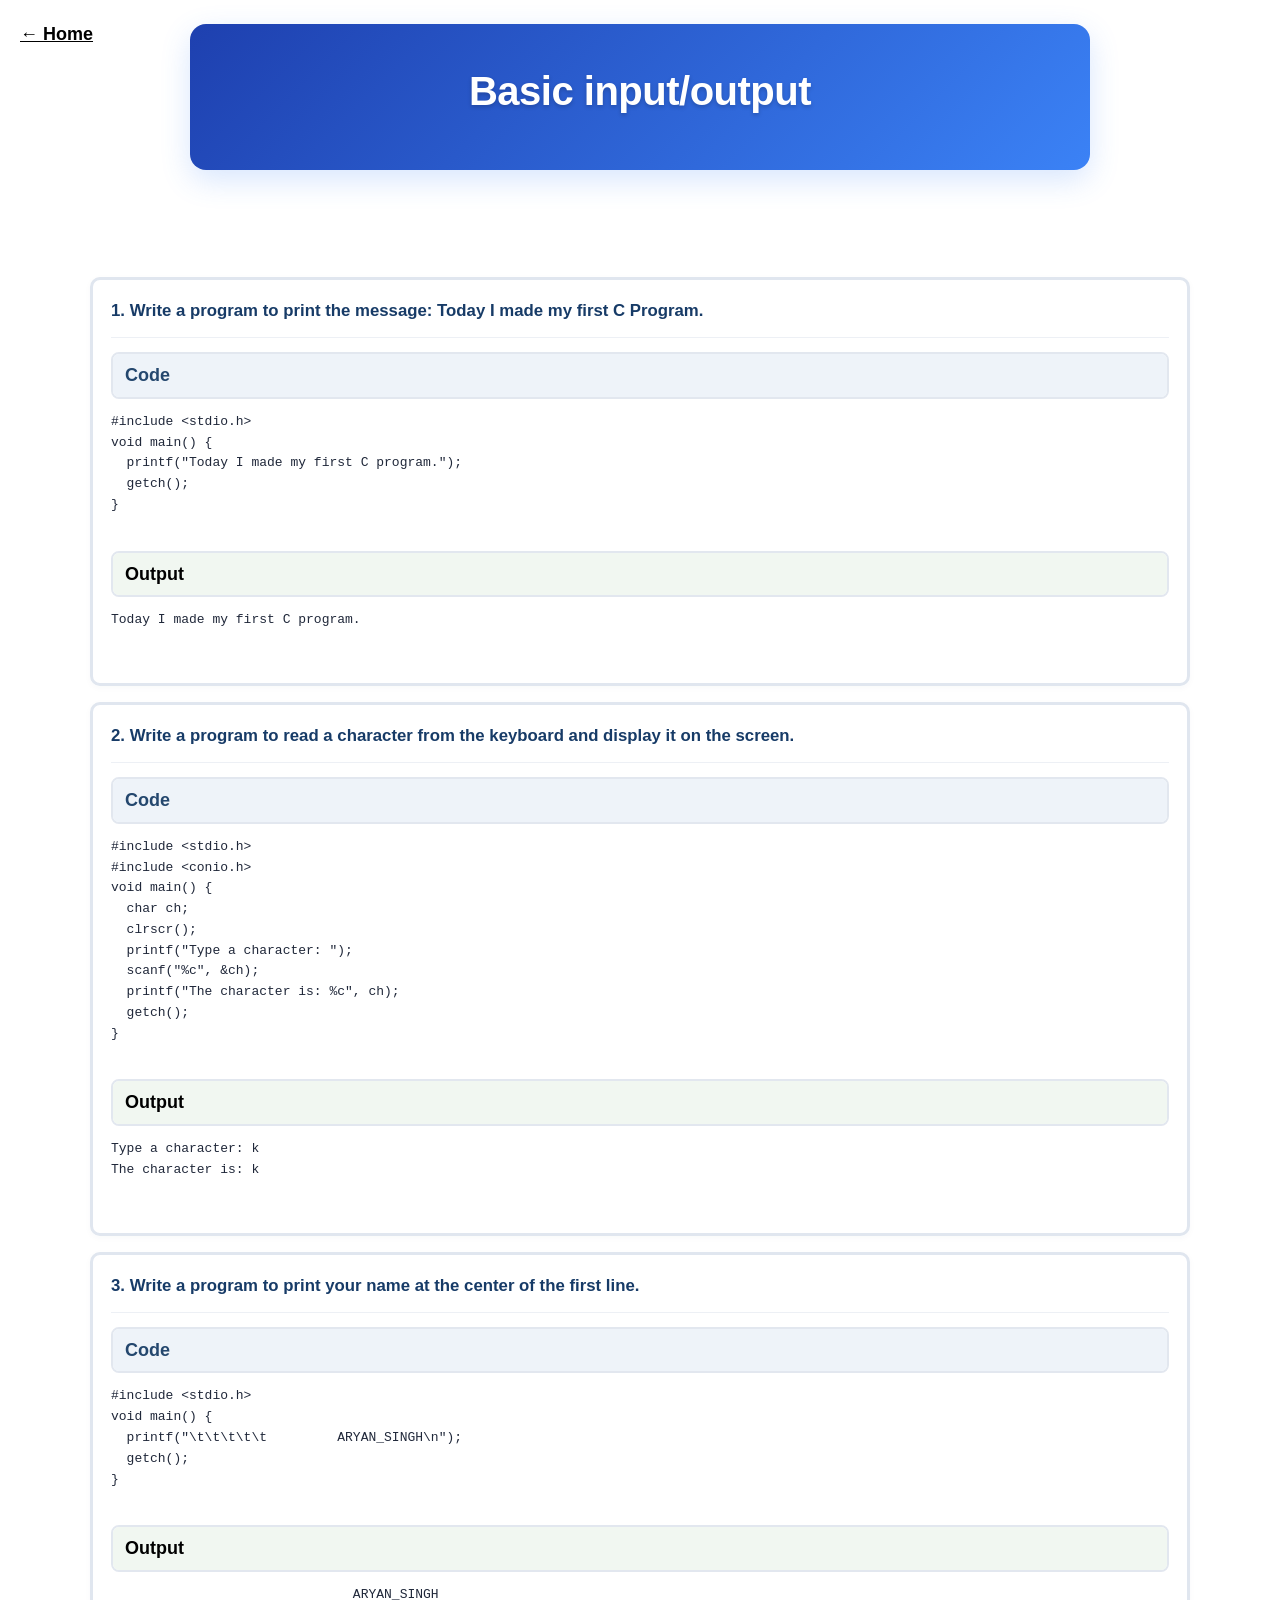
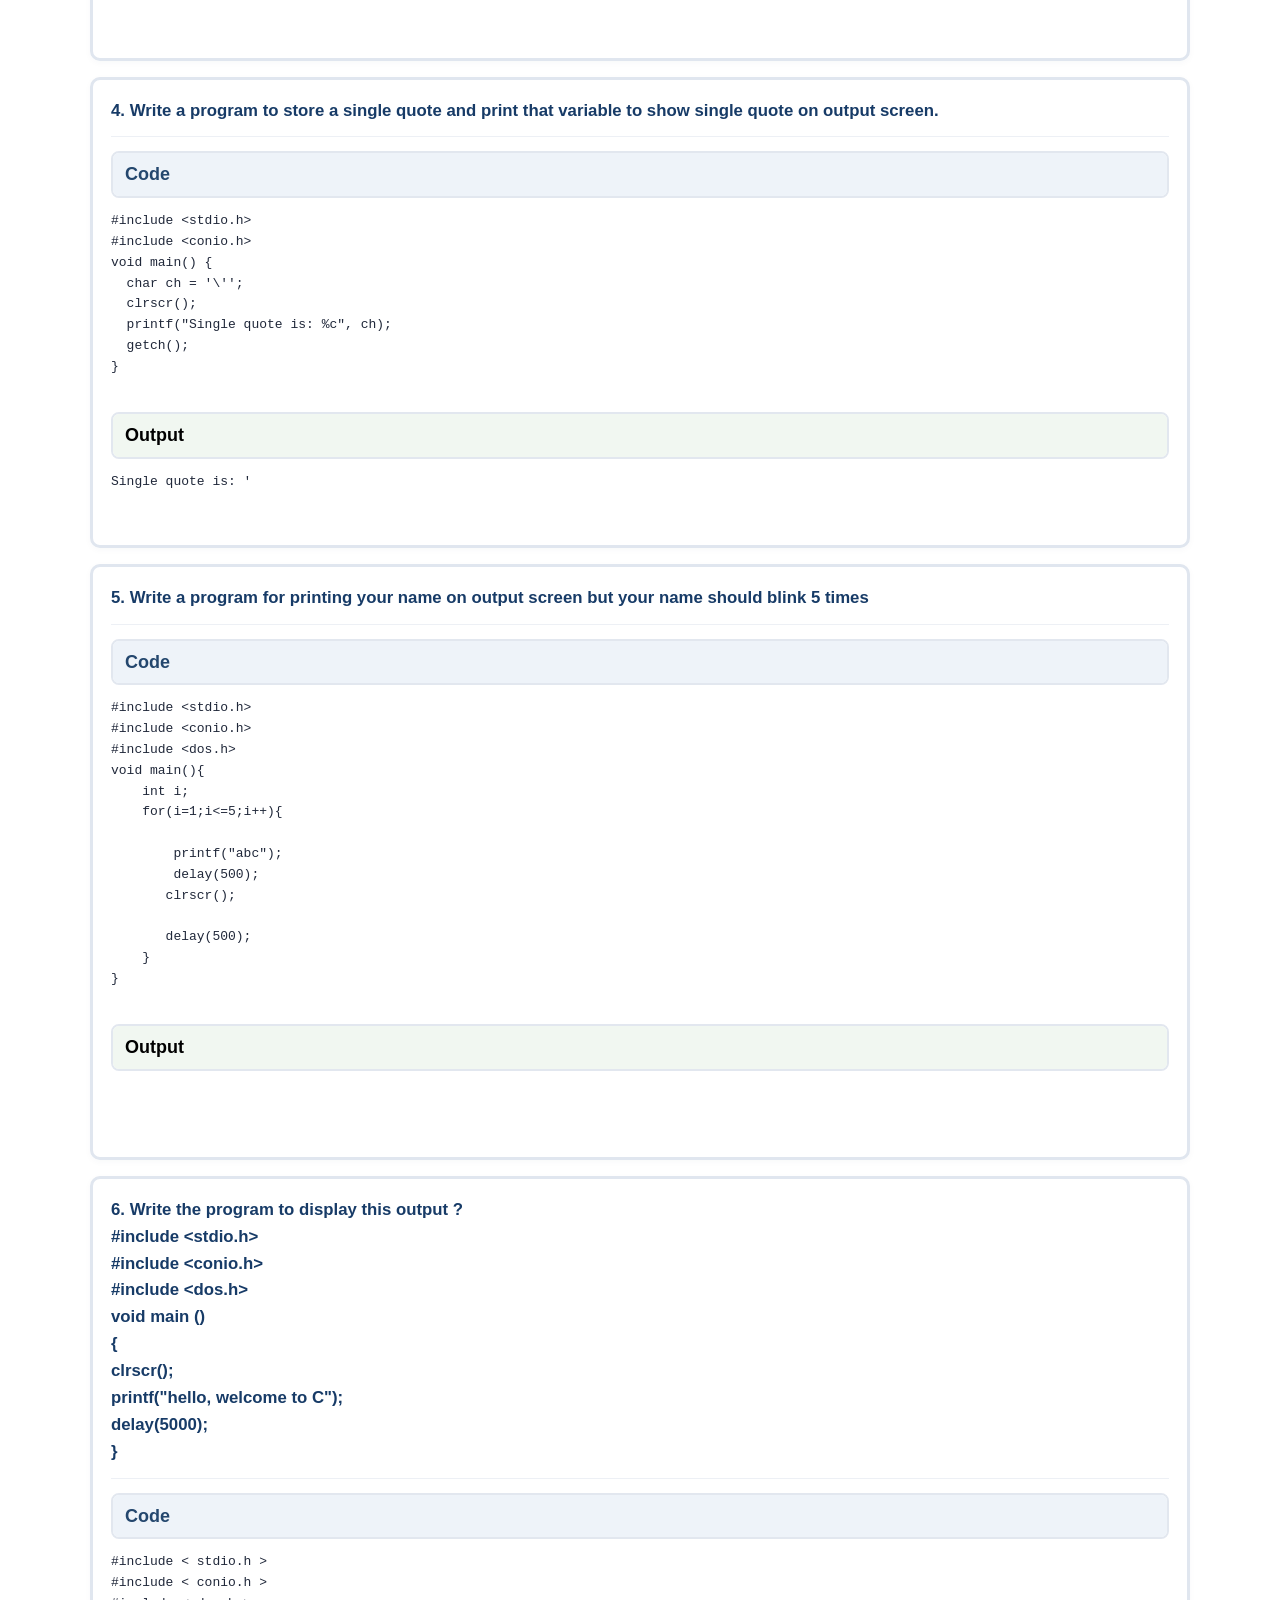
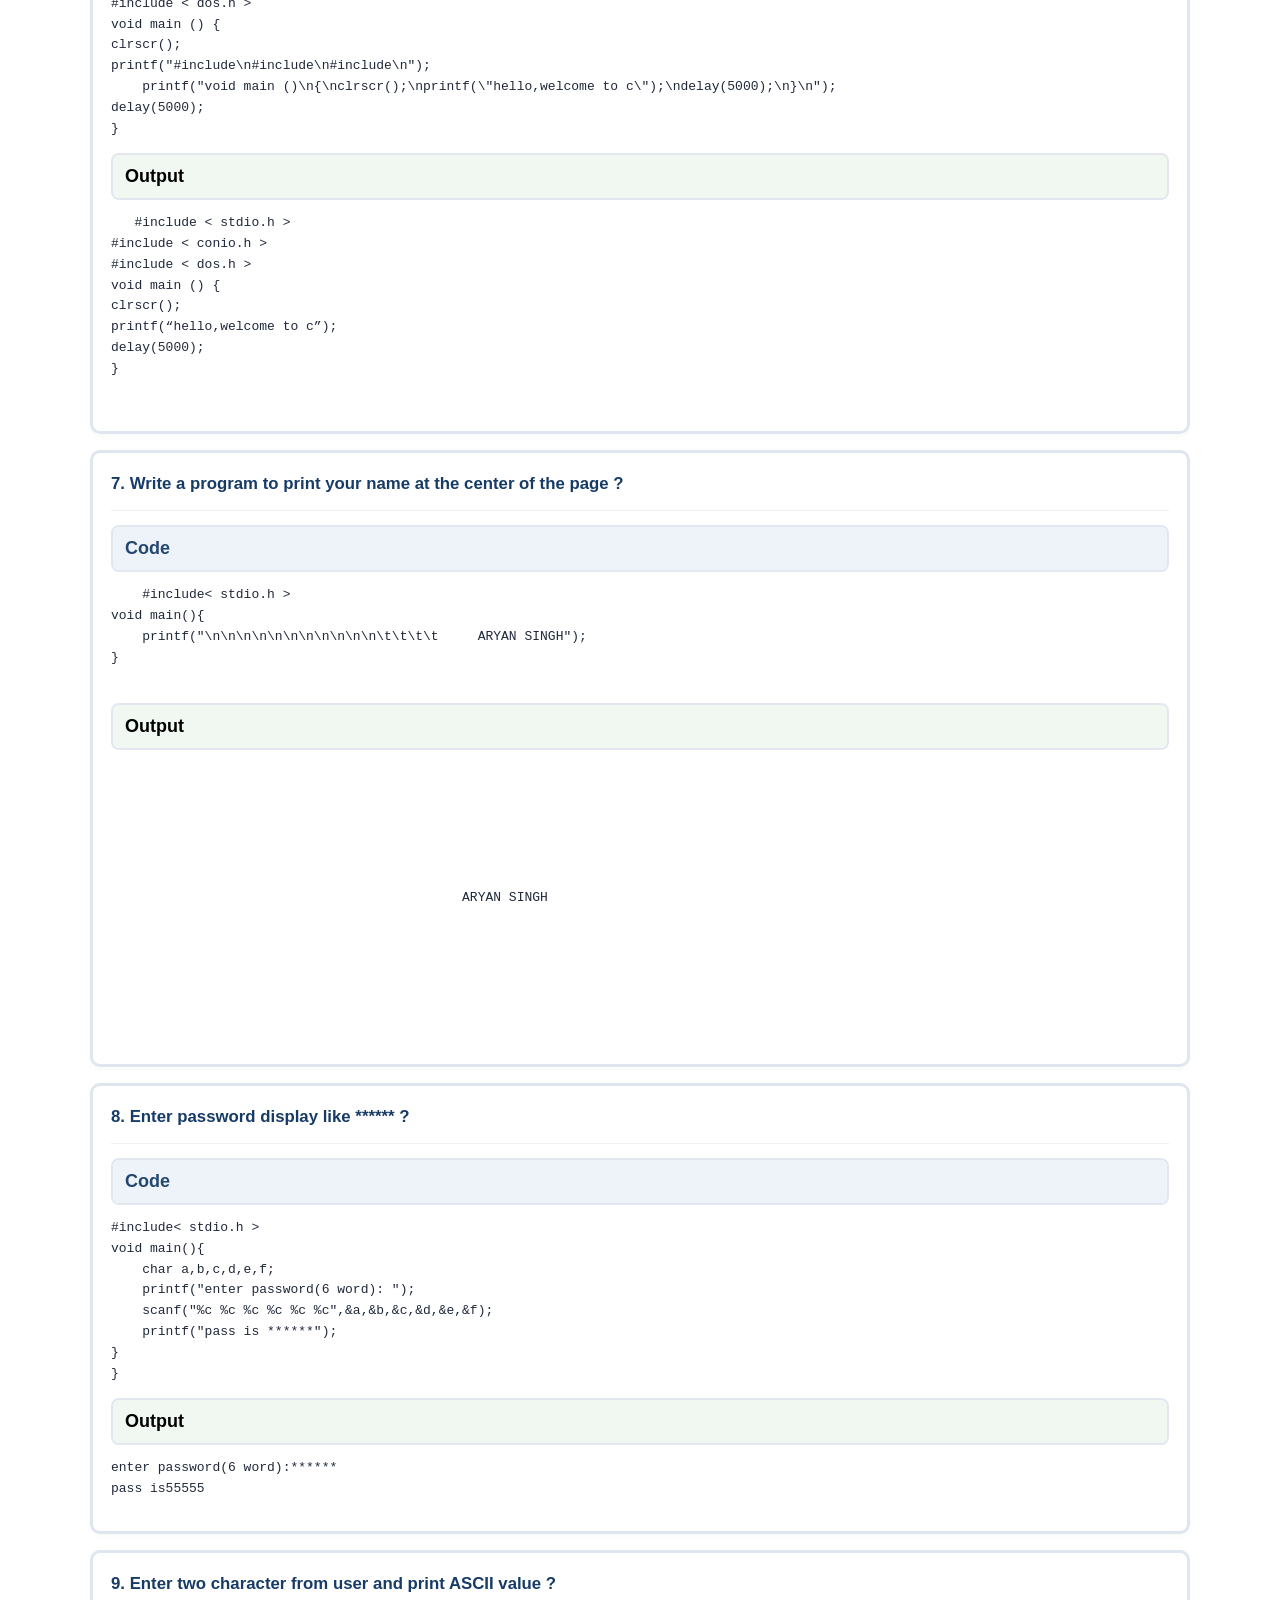
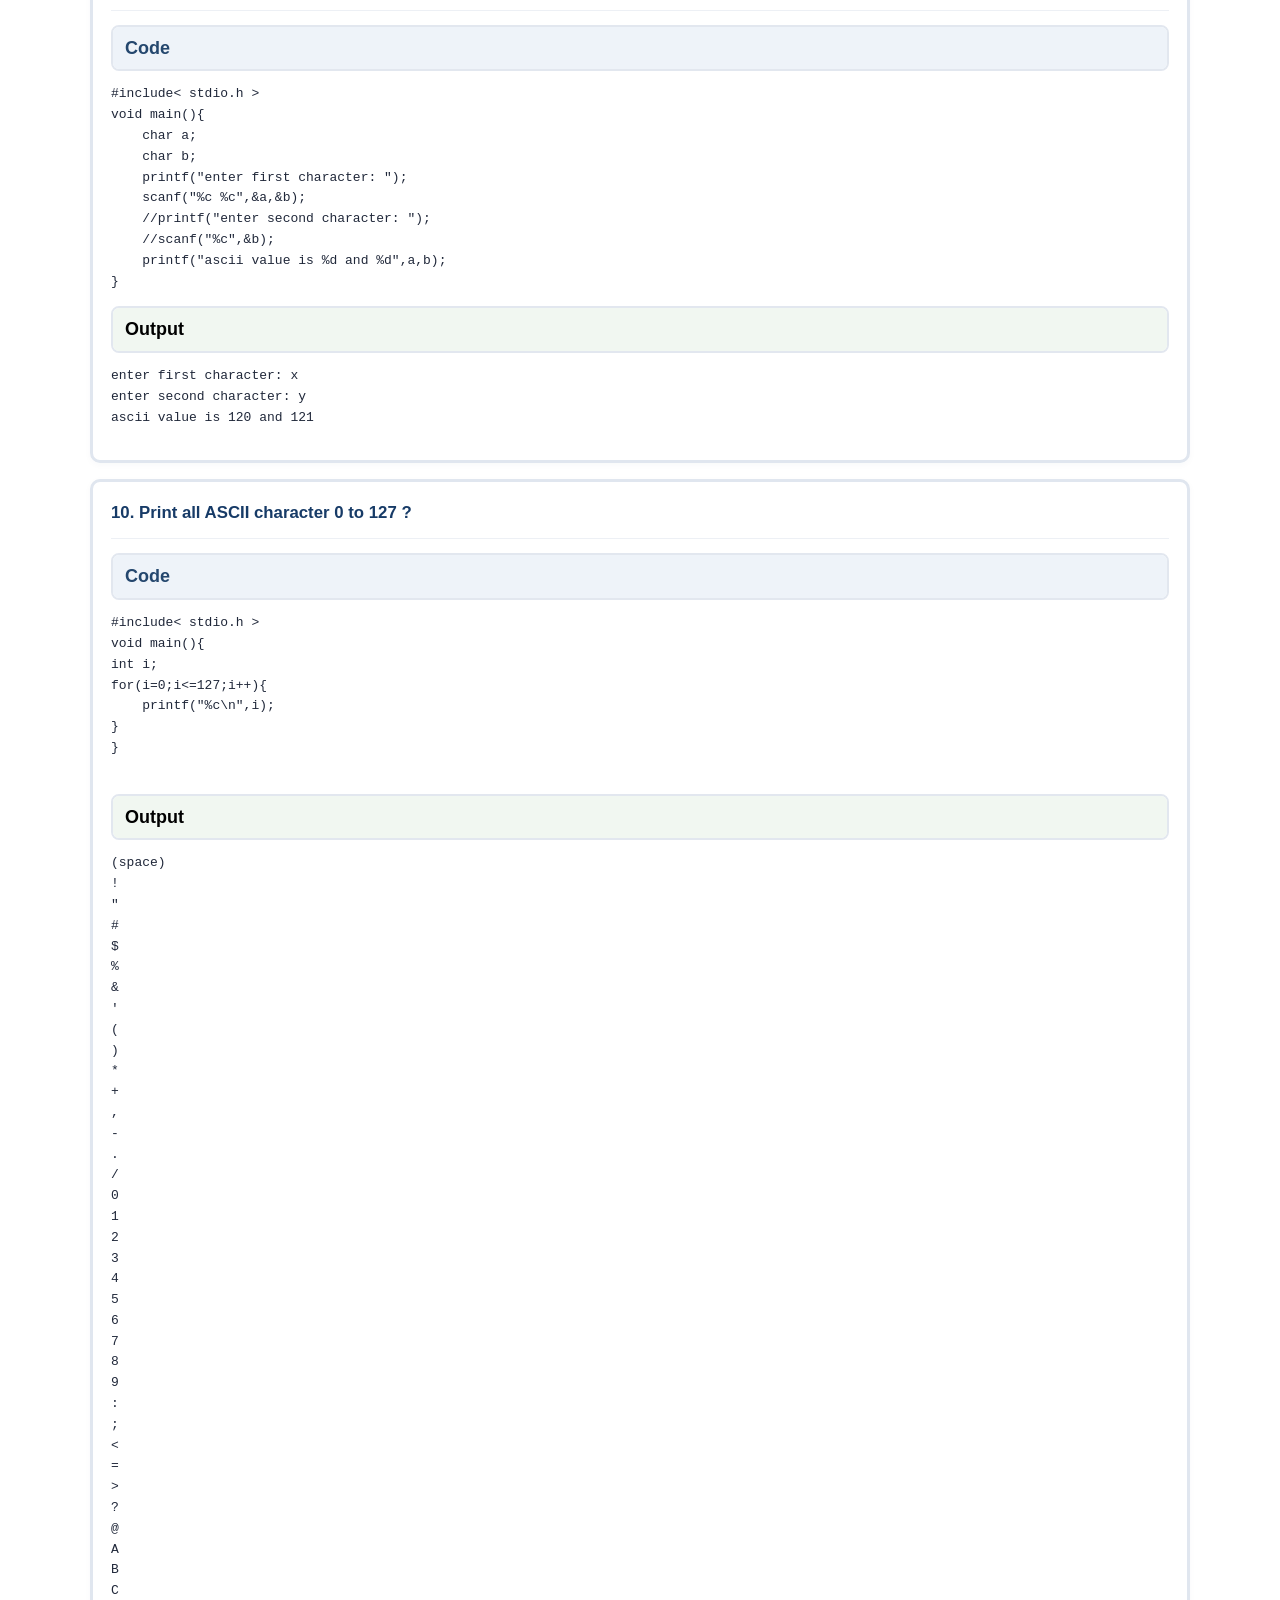
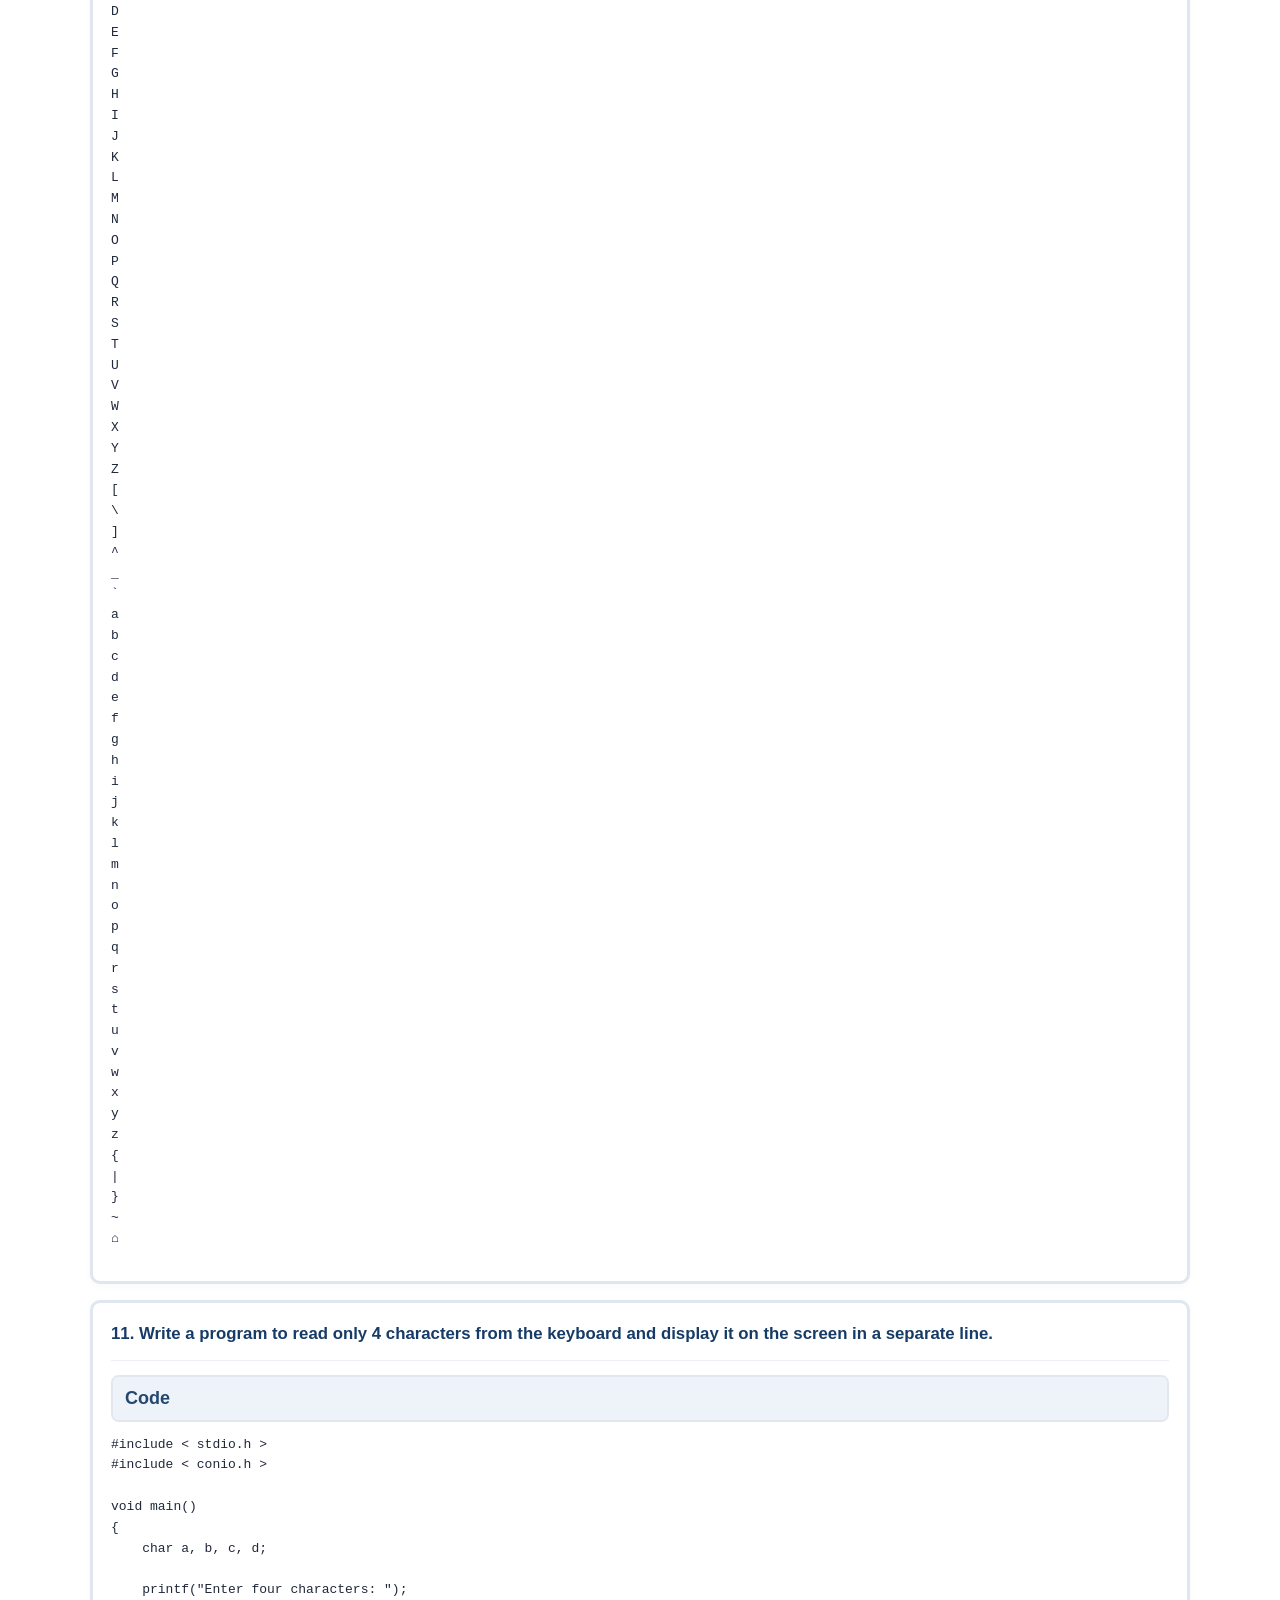
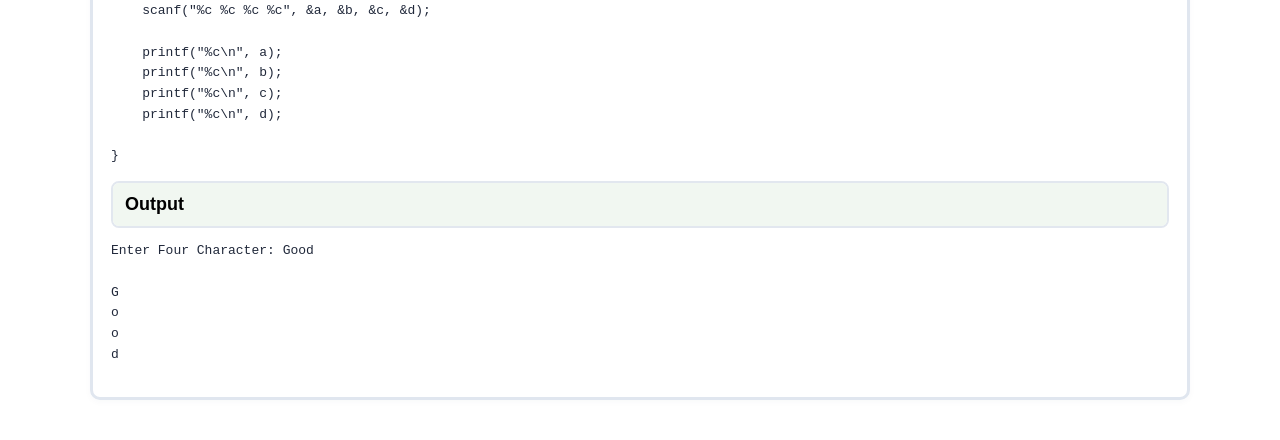
<file: input,output.HTML>
<html>
 <head>
  <title>
   C CODE HUB
  </title>
  <meta content="width=device-width, initial-scale=1" name="viewport"/>
  <link href="style.css" rel="stylesheet"/>
 </head>
 <body class="topic-page">
  <header class="site-header">
   <a class="home-link" href="index.html">
    ← Home
   </a>
   <h1 class="page-title">
    Basic input/output
   </h1>
  </header>
  <main class="content">
   <br/>
   <br/>
   <!--1st-->
   <section class="question-card">
    <div class="question-title">
     <h2 class="question-heading">
      1. Write a program to print the message: Today I made my first C Program.
     </h2>
    </div>
    <div class="code-panel">
     <div class="panel-label">
      Code
     </div>
    </div>
    <pre>
#include &lt;stdio.h&gt;
void main() {
  printf("Today I made my first C program.");
  getch();
}
    </pre>
    <div class="output-panel">
     <div class="panel-label">
      Output
     </div>
    </div>
    <pre>
Today I made my first C program.
    </pre>
    <!--2nd-->
   </section>
   <section class="question-card">
    <div class="question-title">
     <h2 class="question-heading">
      2. Write a program to read a character from the keyboard and display it on the screen.
     </h2>
    </div>
    <div class="code-panel">
     <div class="panel-label">
      Code
     </div>
    </div>
    <pre>
#include &lt;stdio.h&gt;
#include &lt;conio.h&gt;
void main() {
  char ch;
  clrscr();
  printf("Type a character: ");
  scanf("%c", &amp;ch);
  printf("The character is: %c", ch);
  getch();
}
    </pre>
    <div class="output-panel">
     <div class="panel-label">
      Output
     </div>
    </div>
    <pre>
Type a character: k
The character is: k
    </pre>
    <!--3rd-->
   </section>
   <section class="question-card">
    <div class="question-title">
     <h2 class="question-heading">
      3. Write a program to print your name at the center of the first line.
     </h2>
    </div>
    <div class="code-panel">
     <div class="panel-label">
      Code
     </div>
    </div>
    <pre>
#include &lt;stdio.h&gt;
void main() {
  printf("\t\t\t\t\t         ARYAN_SINGH\n");
  getch();
}
    </pre>
    <div class="output-panel">
     <div class="panel-label">
      Output
     </div>
    </div>
    <pre>
                               ARYAN_SINGH                     
    </pre>
    <!--4th-->
   </section>
   <section class="question-card">
    <div class="question-title">
     <h2 class="question-heading">
      4. Write a program to store a single quote and print that variable to show single quote on output screen.
     </h2>
    </div>
    <div class="code-panel">
     <div class="panel-label">
      Code
     </div>
    </div>
    <pre>
#include &lt;stdio.h&gt;
#include &lt;conio.h&gt;
void main() {
  char ch = '\'';
  clrscr();
  printf("Single quote is: %c", ch);
  getch();
}
    </pre>
    <div class="output-panel">
     <div class="panel-label">
      Output
     </div>
    </div>
    <pre>
Single quote is: '
    </pre>
    <!--5th-->
   </section>
   <section class="question-card">
    <div class="question-title">
     <h2 class="question-heading">
      5. Write a program for printing your name on output screen but your name should blink 5 times
     </h2>
    </div>
    <div class="code-panel">
     <div class="panel-label">
      Code
     </div>
    </div>
    <pre>
#include &lt;stdio.h&gt;
#include &lt;conio.h&gt;
#include &lt;dos.h&gt;
void main(){
    int i;
    for(i=1;i&lt;=5;i++){
     
        printf("abc");
        delay(500);
       clrscr();

       delay(500);
    }
}
    </pre>
    <div class="output-panel">
     <div class="panel-label">
      Output
     </div>
    </div>
    <pre>

    </pre>
    <!--6th-->
   </section>
   <section class="question-card">
    <div class="question-title">
     <h2 class="question-heading">
      6. Write the program to display this output ? <br>#include
      &lt;stdio.h&gt;<br>
       #include
          &lt;conio.h&gt;<br>
        #include
           &lt;dos.h&gt;<br>
         void main ()<br> { <br>clrscr(); <br>

printf("hello, welcome to C");<br> delay(5000);<br>}<br>
             </h2>
    </div><div class="code-panel">
     <div class="panel-label">
      Code
     </div>
    </div>

    <pre>#include < stdio.h > 
#include < conio.h >
#include < dos.h > 
void main () {
clrscr(); 
printf("#include\n#include\n#include\n");
    printf("void main ()\n{\nclrscr();\nprintf(\"hello,welcome to c\");\ndelay(5000);\n}\n"); 
delay(5000);
}</pre>
    <div class="output-panel">
     <div class="panel-label">
      Output
     </div>
    </div>
    <pre>
   #include < stdio.h > 
#include < conio.h >
#include < dos.h > 
void main () {
clrscr(); 
printf(“hello,welcome to c”); 
delay(5000);
}
    </pre>
    <!--7th-->
   </section>
   <section class="question-card">
    <div class="question-title">
     <h2 class="question-heading">
      7. Write a program to print your name at the center of the page ?
     </h2>
    </div>
    <div class="code-panel">
     <div class="panel-label">
      Code
     </div>
    </div>
    <pre>
    #include< stdio.h >
void main(){
    printf("\n\n\n\n\n\n\n\n\n\n\n\t\t\t\t     ARYAN SINGH");
}
  </pre>
    <div class="output-panel">
     <div class="panel-label">
      Output
     </div>
    </div>
    <pre>






                                             ARYAN SINGH





      </pre>
    <!--8th-->
   </section>
   <section class="question-card">
    <div class="question-title">
     <h2 class="question-heading">
      8. Enter password display like ****** ?
     </h2>
    </div>
    <div class="code-panel">
     <div class="panel-label">
      Code
     </div>
    </div>
    <pre>
#include< stdio.h >
void main(){
    char a,b,c,d,e,f;
    printf("enter password(6 word): ");
    scanf("%c %c %c %c %c %c",&amp;a,&amp;b,&amp;c,&amp;d,&amp;e,&amp;f);
    printf("pass is ******");
}
}
</pre>
    <div class="output-panel">
     <div class="panel-label">
      Output
     </div>
    </div>
    <pre>
enter password(6 word):******
pass is55555
</pre>
    <!--9th-->
   </section>
   <section class="question-card">
    <div class="question-title">
     <h2 class="question-heading">
      9. Enter two character from user and print ASCII value ?
     </h2>
    </div>
    <div class="code-panel">
     <div class="panel-label">
      Code
     </div>
    </div>
    <pre>
#include< stdio.h >
void main(){
    char a;
    char b;
    printf("enter first character: ");
    scanf("%c %c",&amp;a,&amp;b);
    //printf("enter second character: ");
    //scanf("%c",&amp;b);
    printf("ascii value is %d and %d",a,b);
}
</pre>
    <div class="output-panel">
     <div class="panel-label">
      Output
     </div>
    </div>
    <pre>
enter first character: x
enter second character: y
ascii value is 120 and 121
</pre>
    <!--10th-->
   </section>
   <section class="question-card">
    <div class="question-title">
     <h2 class="question-heading">
      10. Print all ASCII character 0 to 127 ?
     </h2>
    </div>
    <div class="code-panel">
     <div class="panel-label">
      Code
     </div>
    </div>
    <pre>
#include< stdio.h >
void main(){
int i;
for(i=0;i&lt;=127;i++){
    printf("%c\n",i);
}
}

</pre>
    <div class="output-panel">
     <div class="panel-label">
      Output
     </div>
    </div>
    <pre>
(space)
!
"
#
$
%
&amp;
'
(
)
*
+
,
-
.
/
0
1
2
3
4
5
6
7
8
9
:
;
&lt;
=
&gt; 
?
@
A
B
C
D
E
F
G
H
I
J
K
L
M
N
O
P
Q
R
S
T
U
V
W
X
Y
Z
[
\
]
^
_
`
a
b
c
d
e
f
g
h
i
j
k
l
m
n
o
p
q
r
s
t
u
v
w
x
y
z
{
|
}
~
⌂
</pre>
   </section>
 <section class="question-card">
    <div class="question-title">
     <h2 class="question-heading">
 11. Write a program to read only 4 characters from the keyboard and display it on the screen in a separate line.
     </h2>
    </div>
    <div class="code-panel">
     <div class="panel-label">
      Code
     </div>
    </div>
    <pre>
#include < stdio.h >
#include < conio.h >

void main()
{
    char a, b, c, d;

    printf("Enter four characters: ");
    scanf("%c %c %c %c", &a, &b, &c, &d);

    printf("%c\n", a);
    printf("%c\n", b);
    printf("%c\n", c);
    printf("%c\n", d);

}  
</pre>
    <div class="output-panel">
     <div class="panel-label">
      Output
     </div>
    </div>
    <pre>
Enter Four Character: Good              

G
o
o
d
</pre>
   </section>
  </main>
 </body>
</html>
</file>
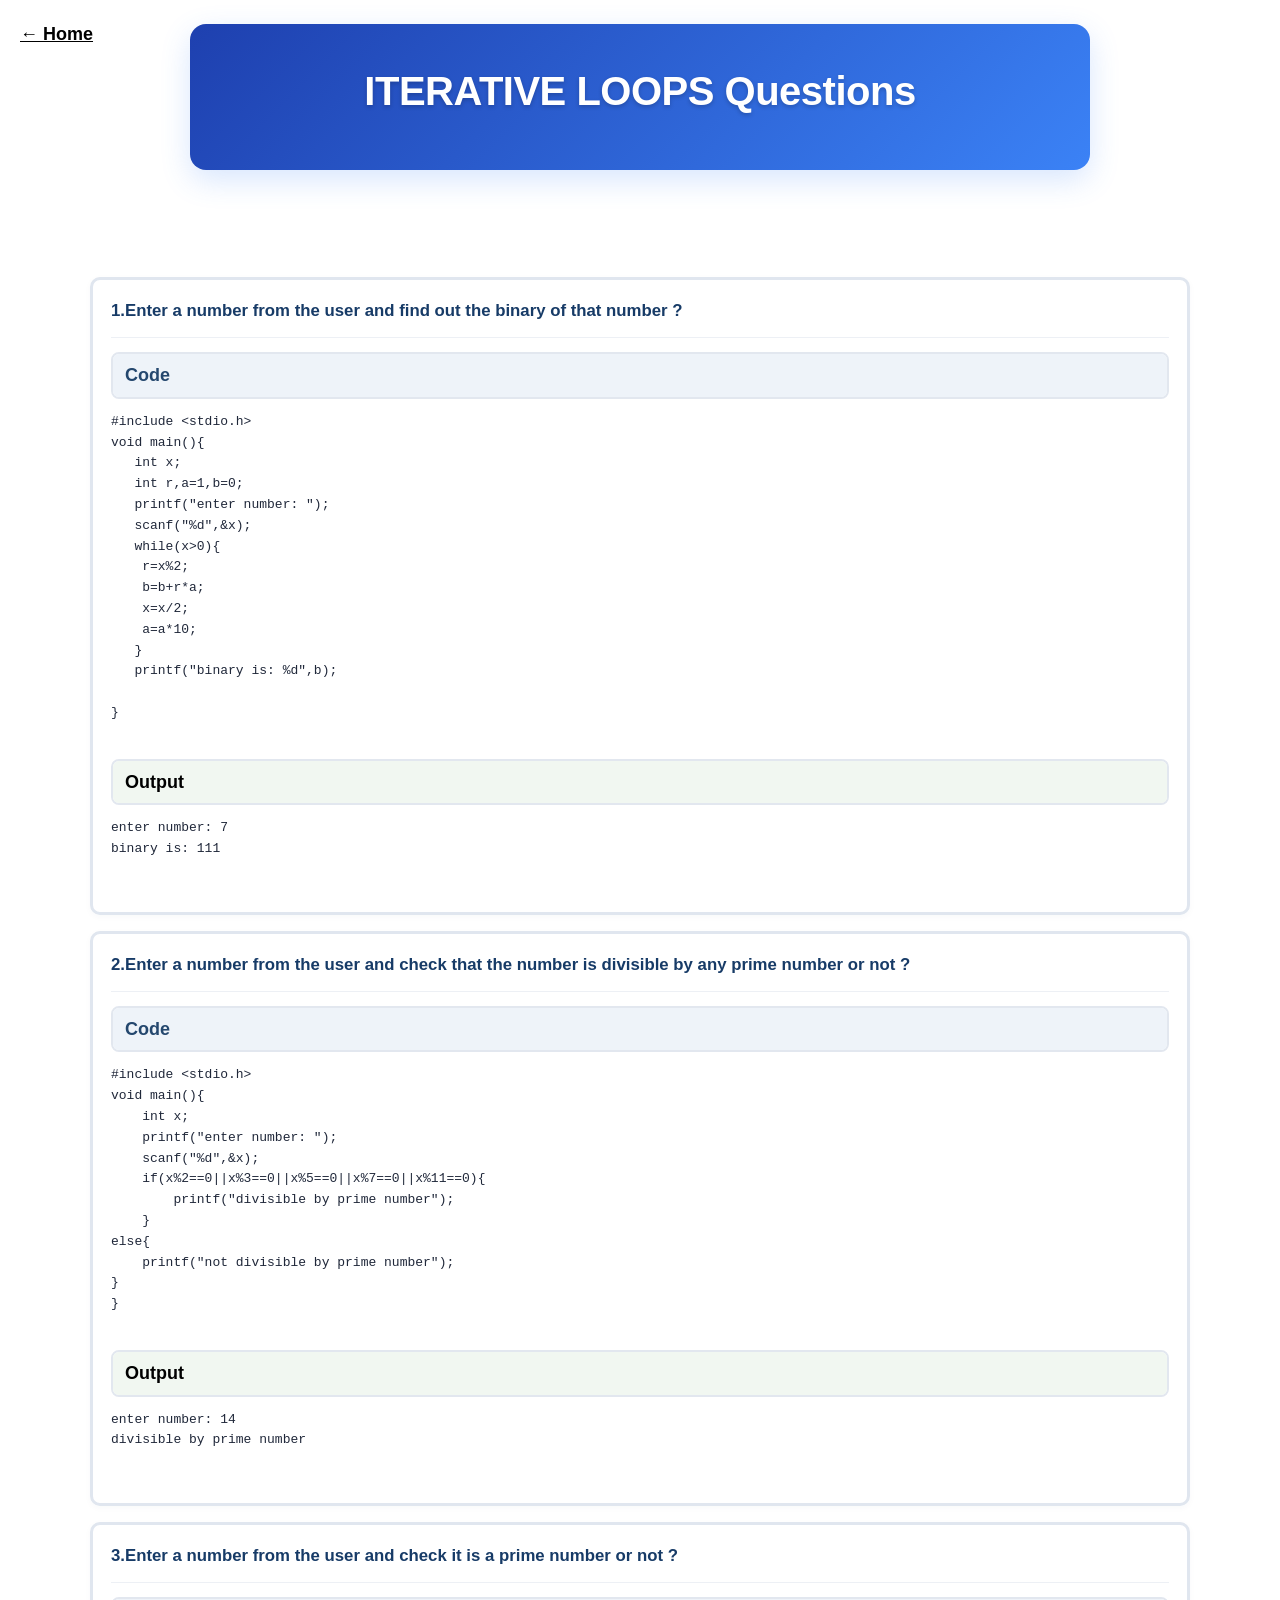
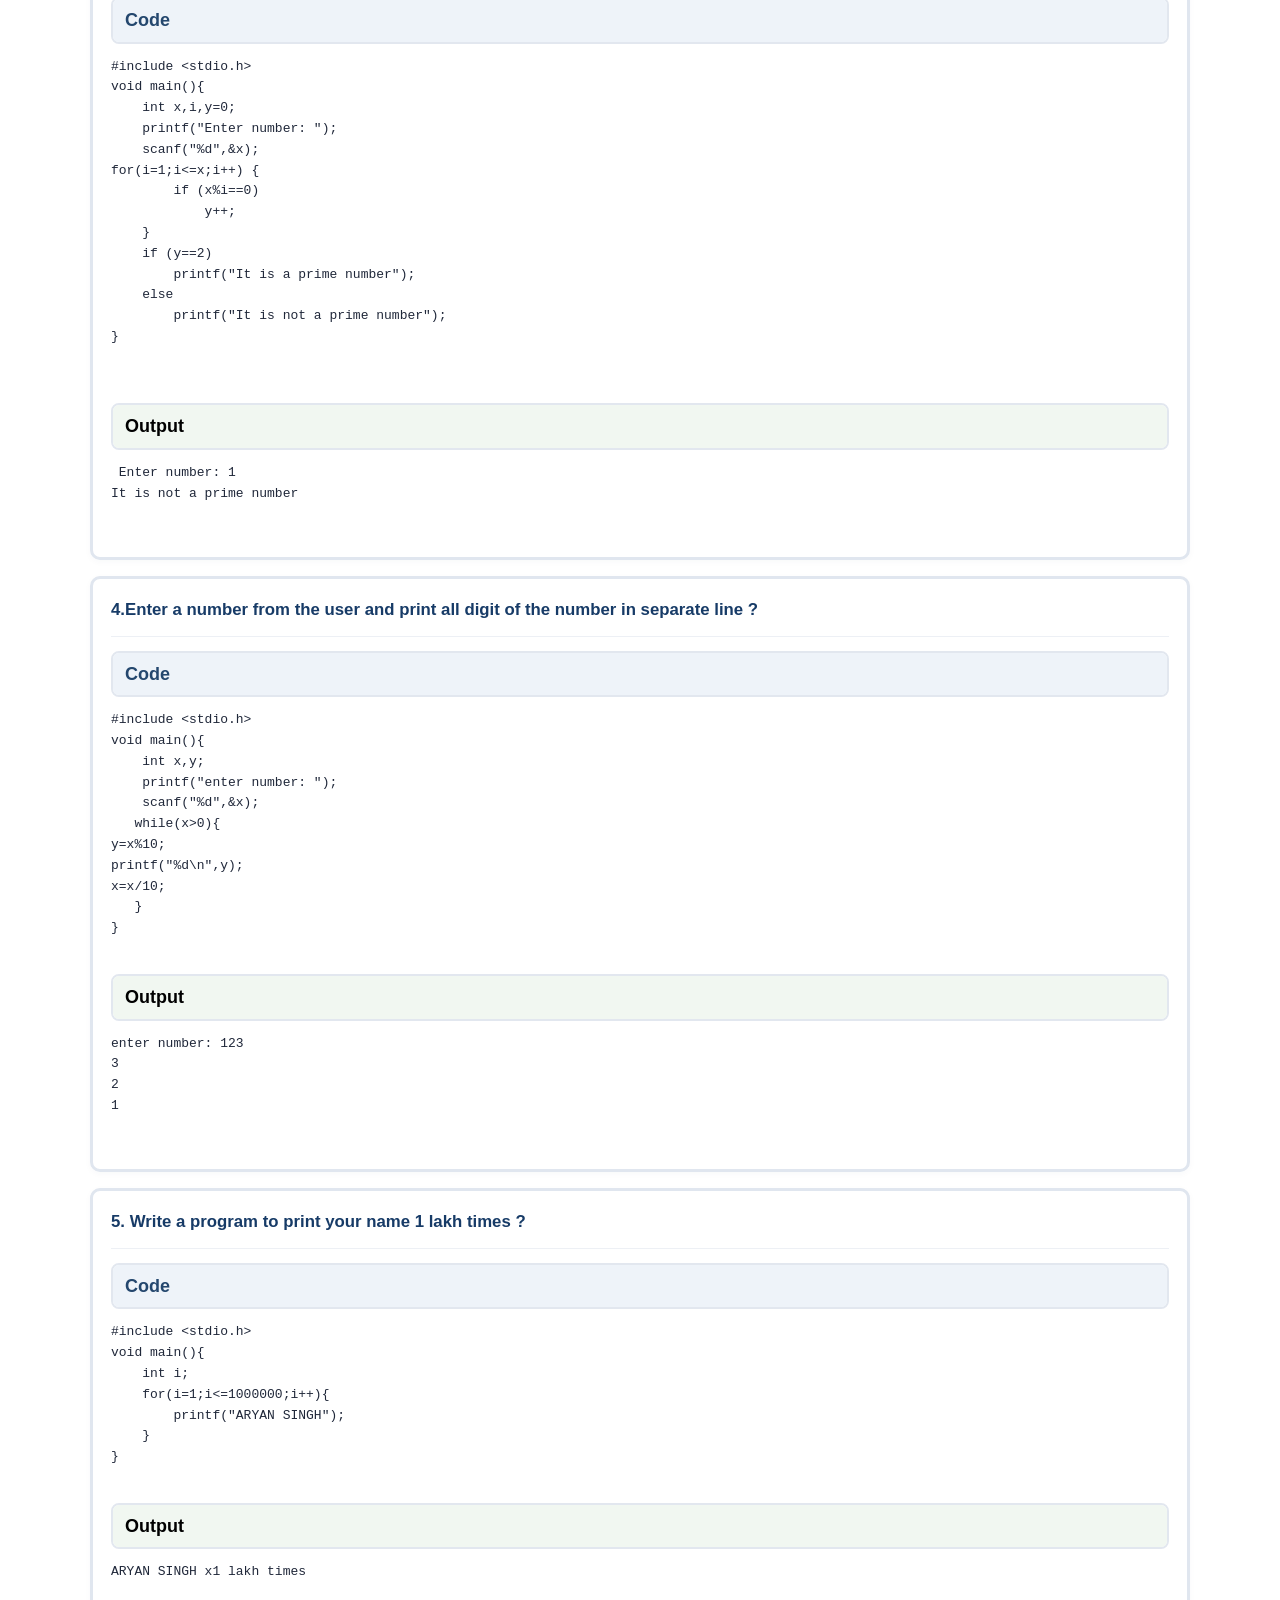
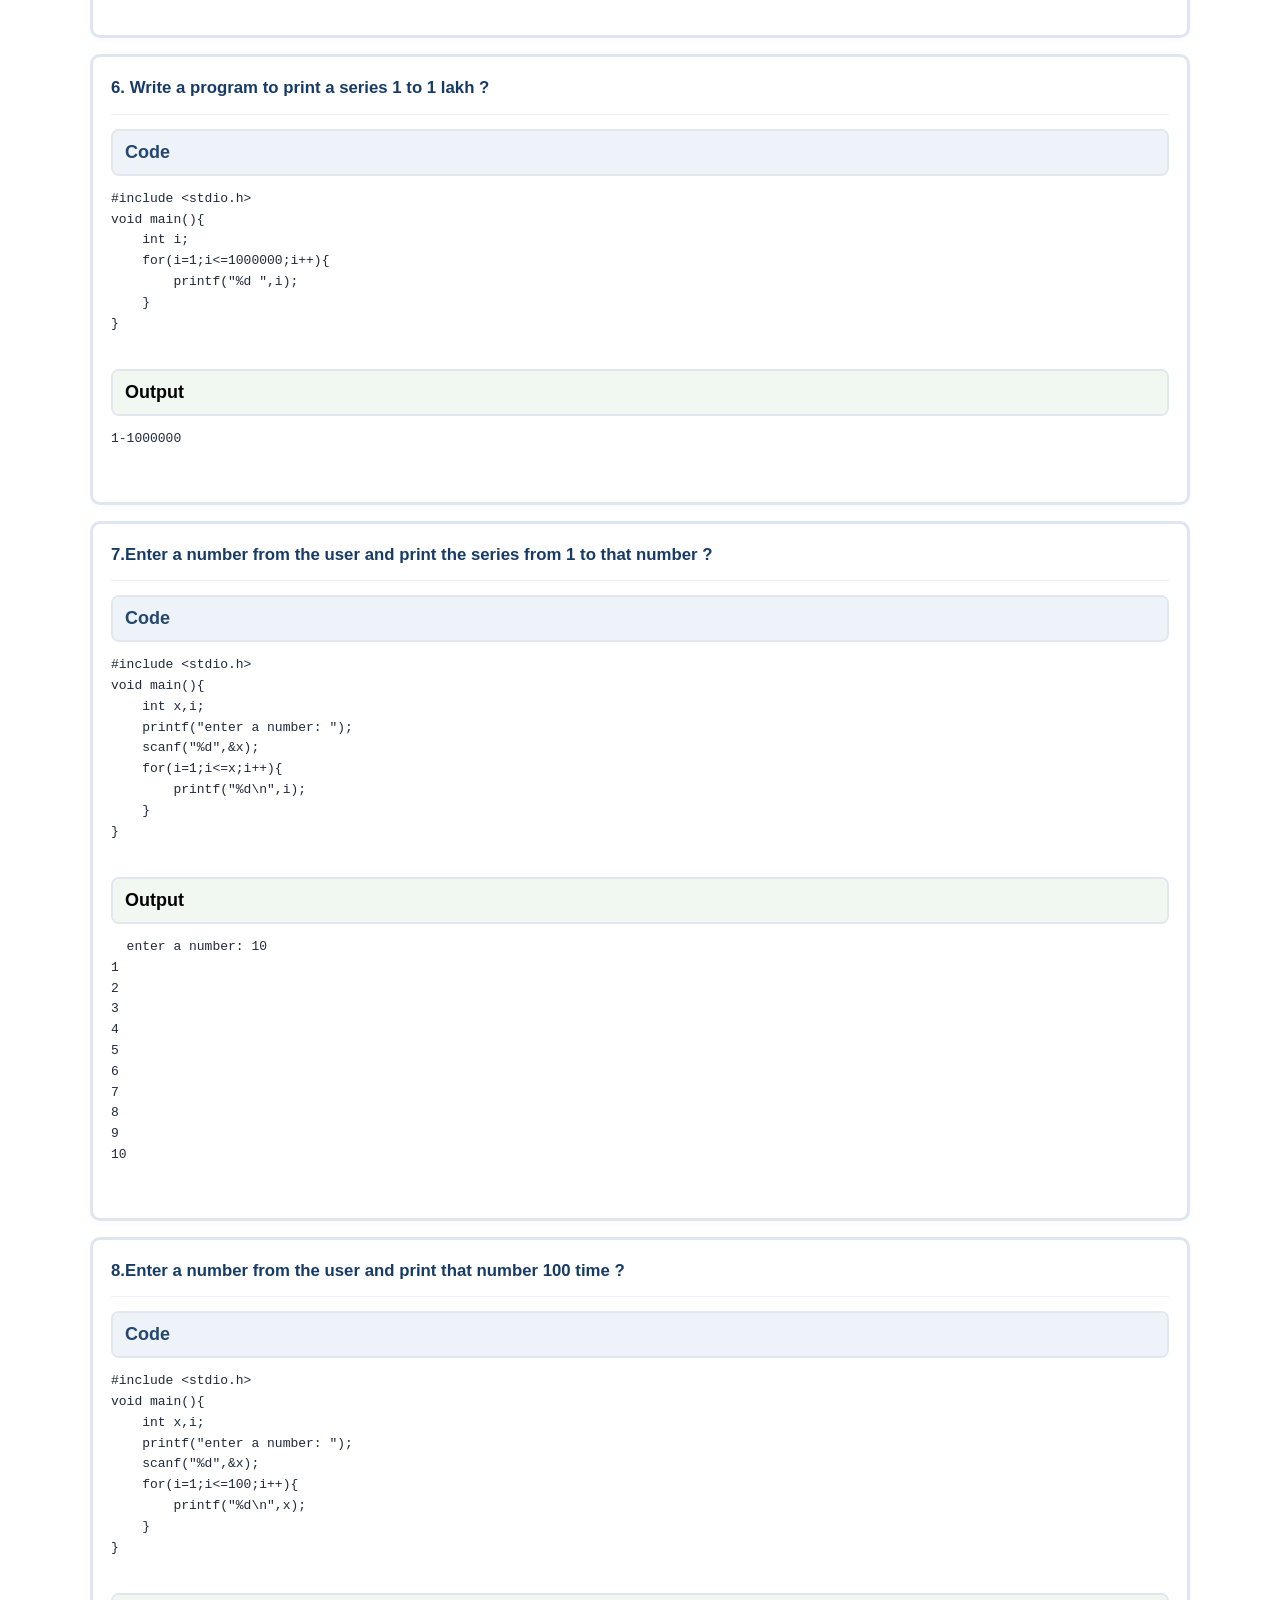
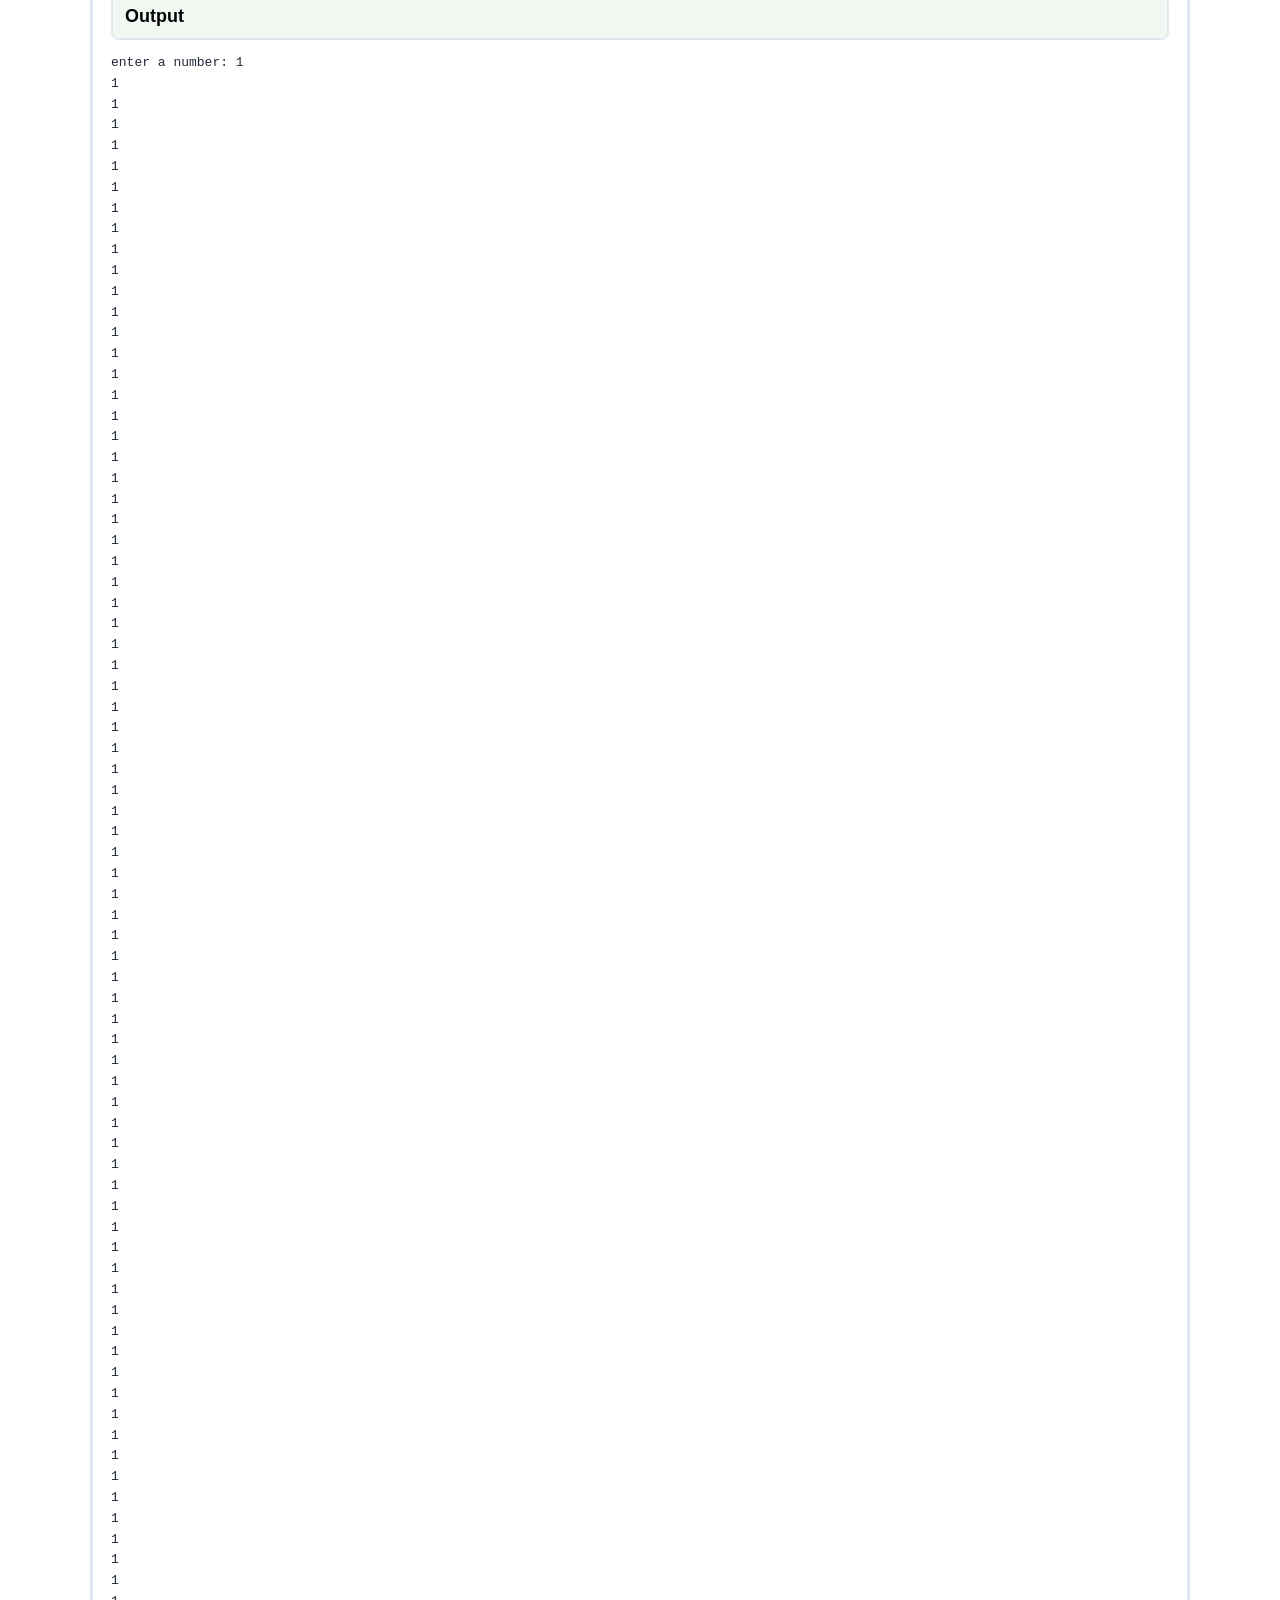
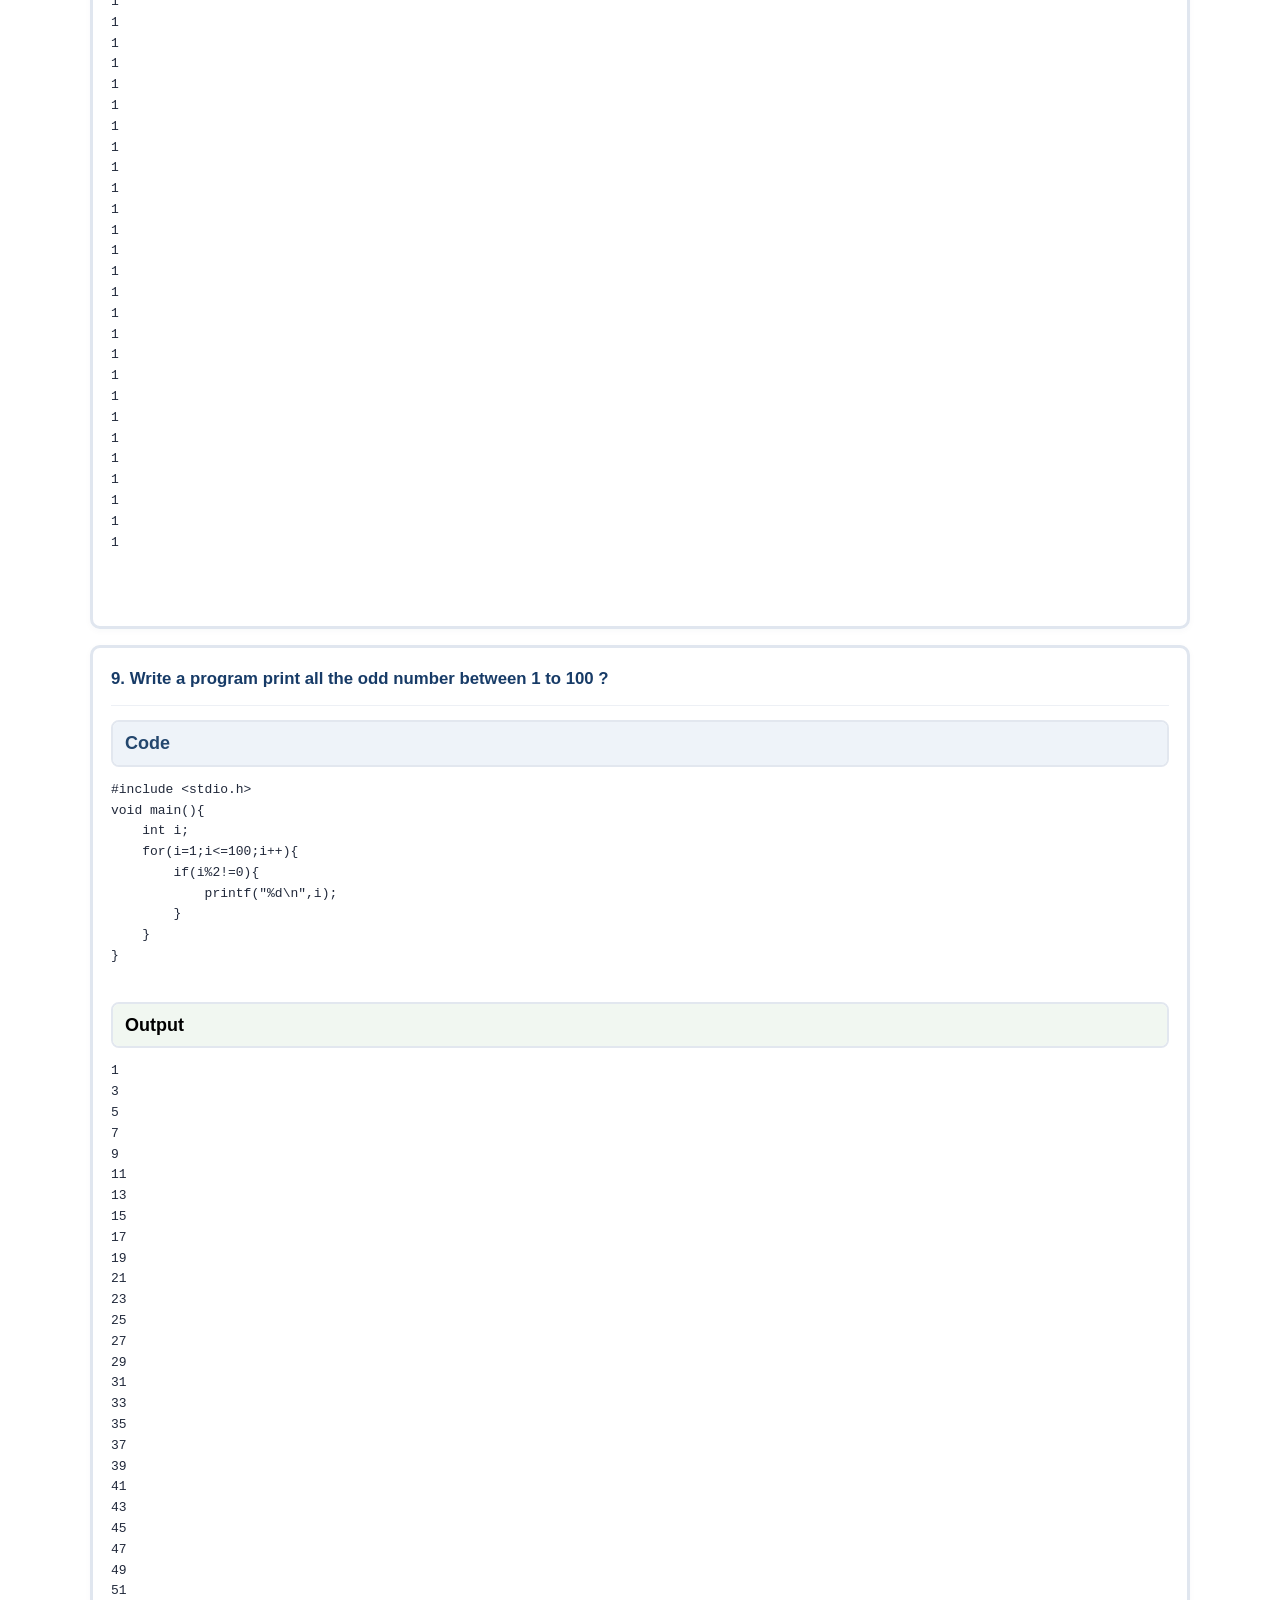
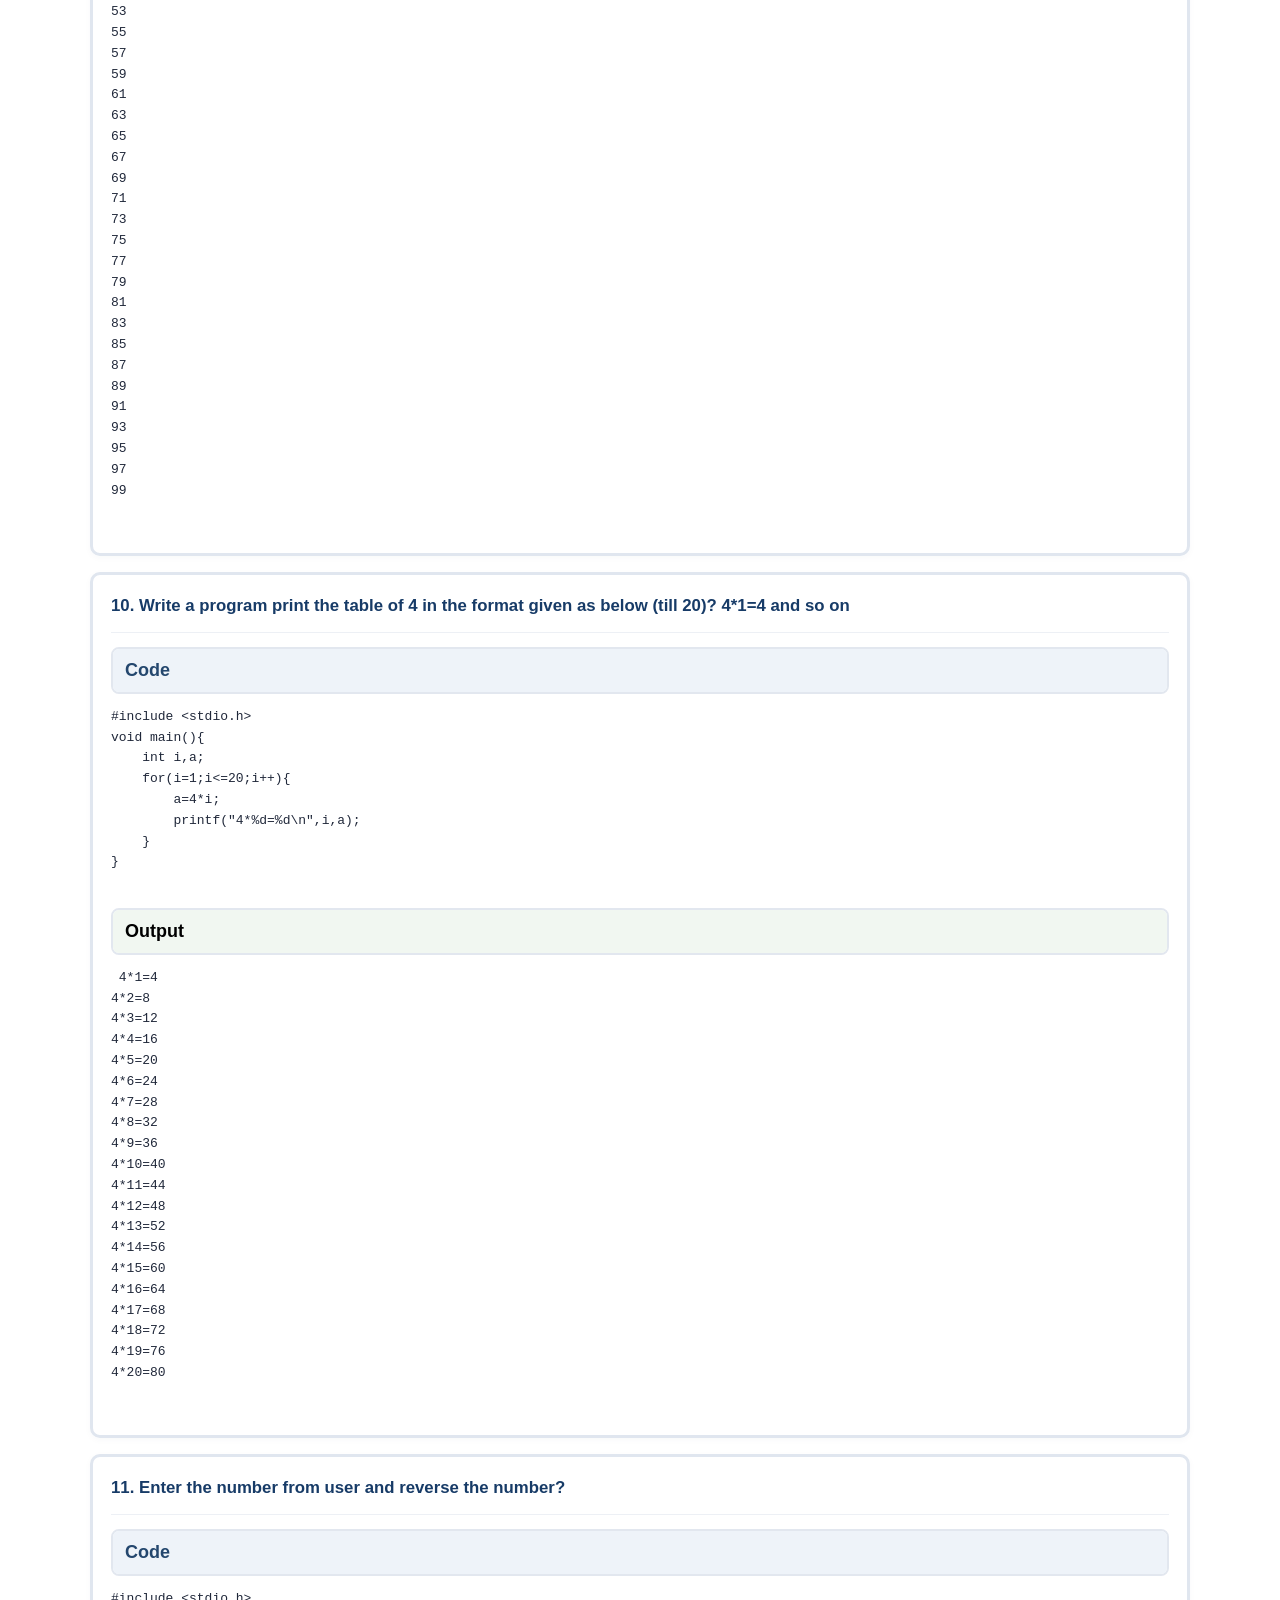
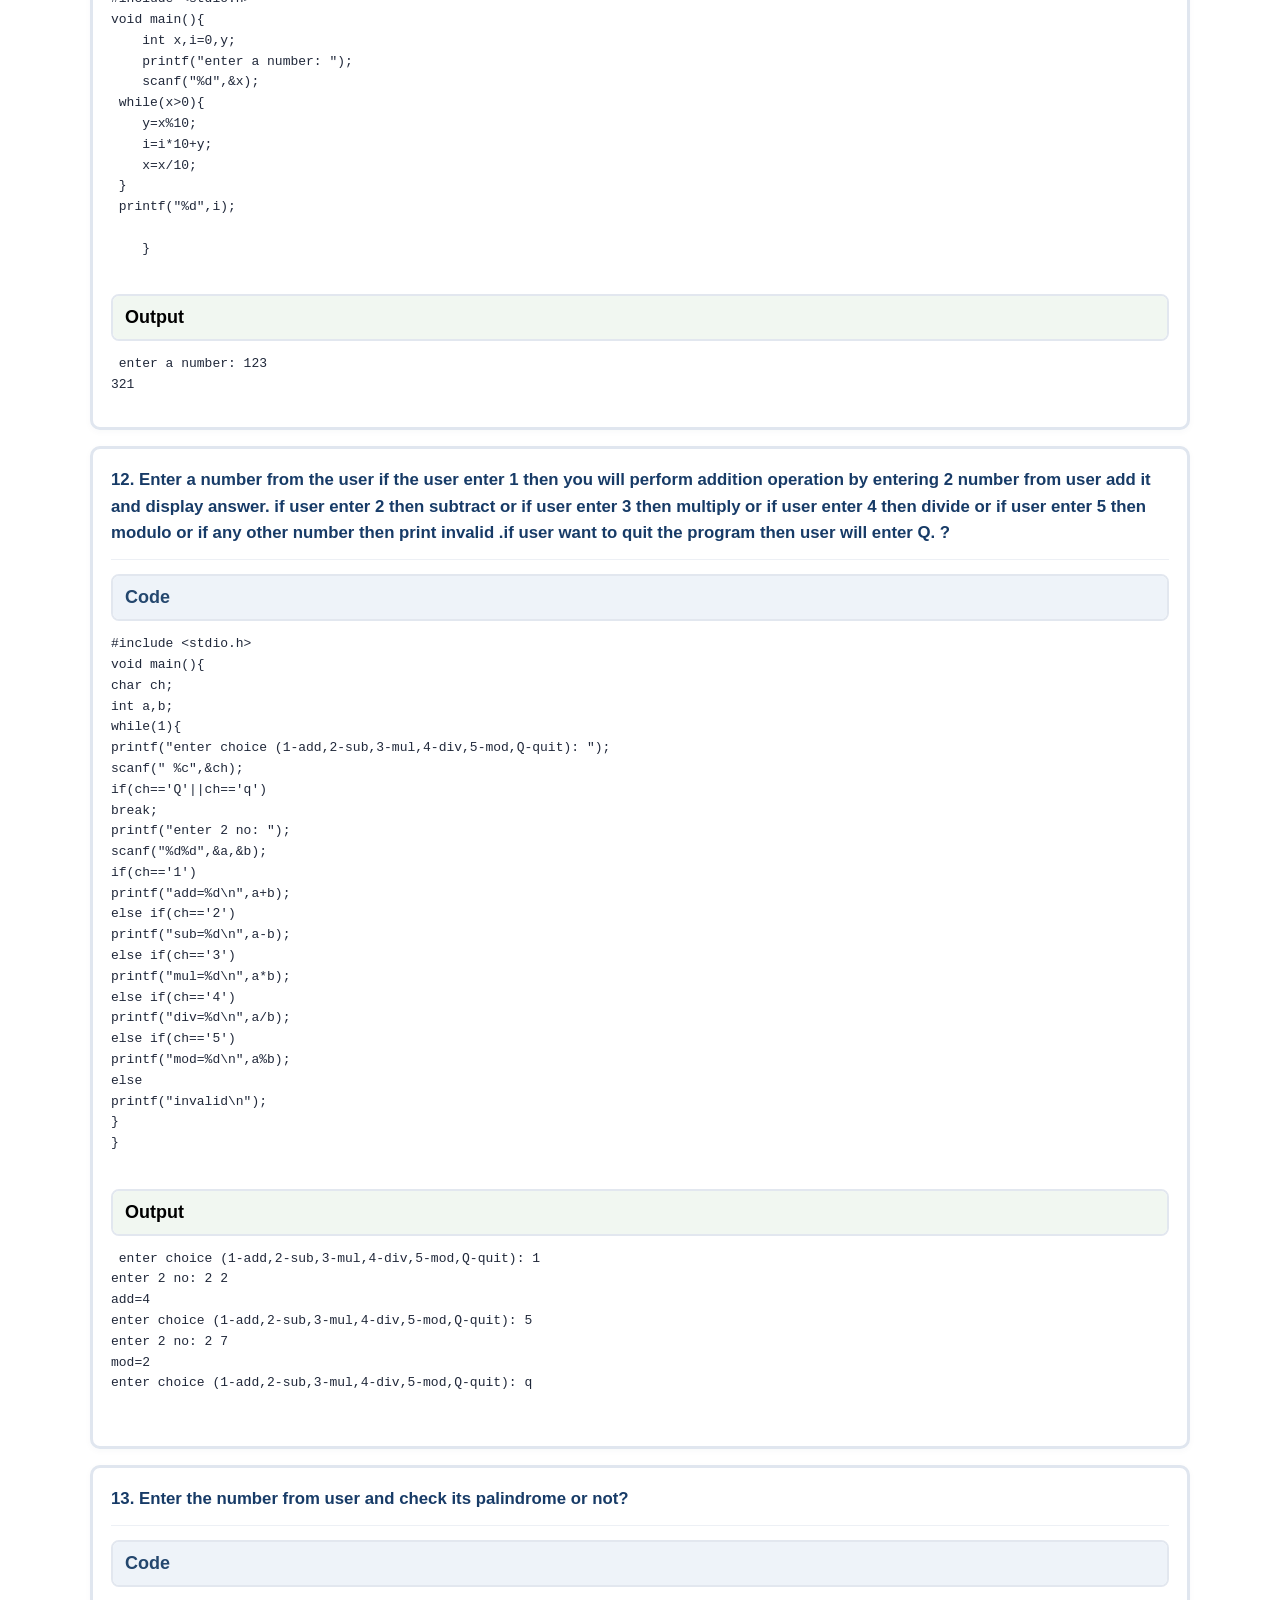
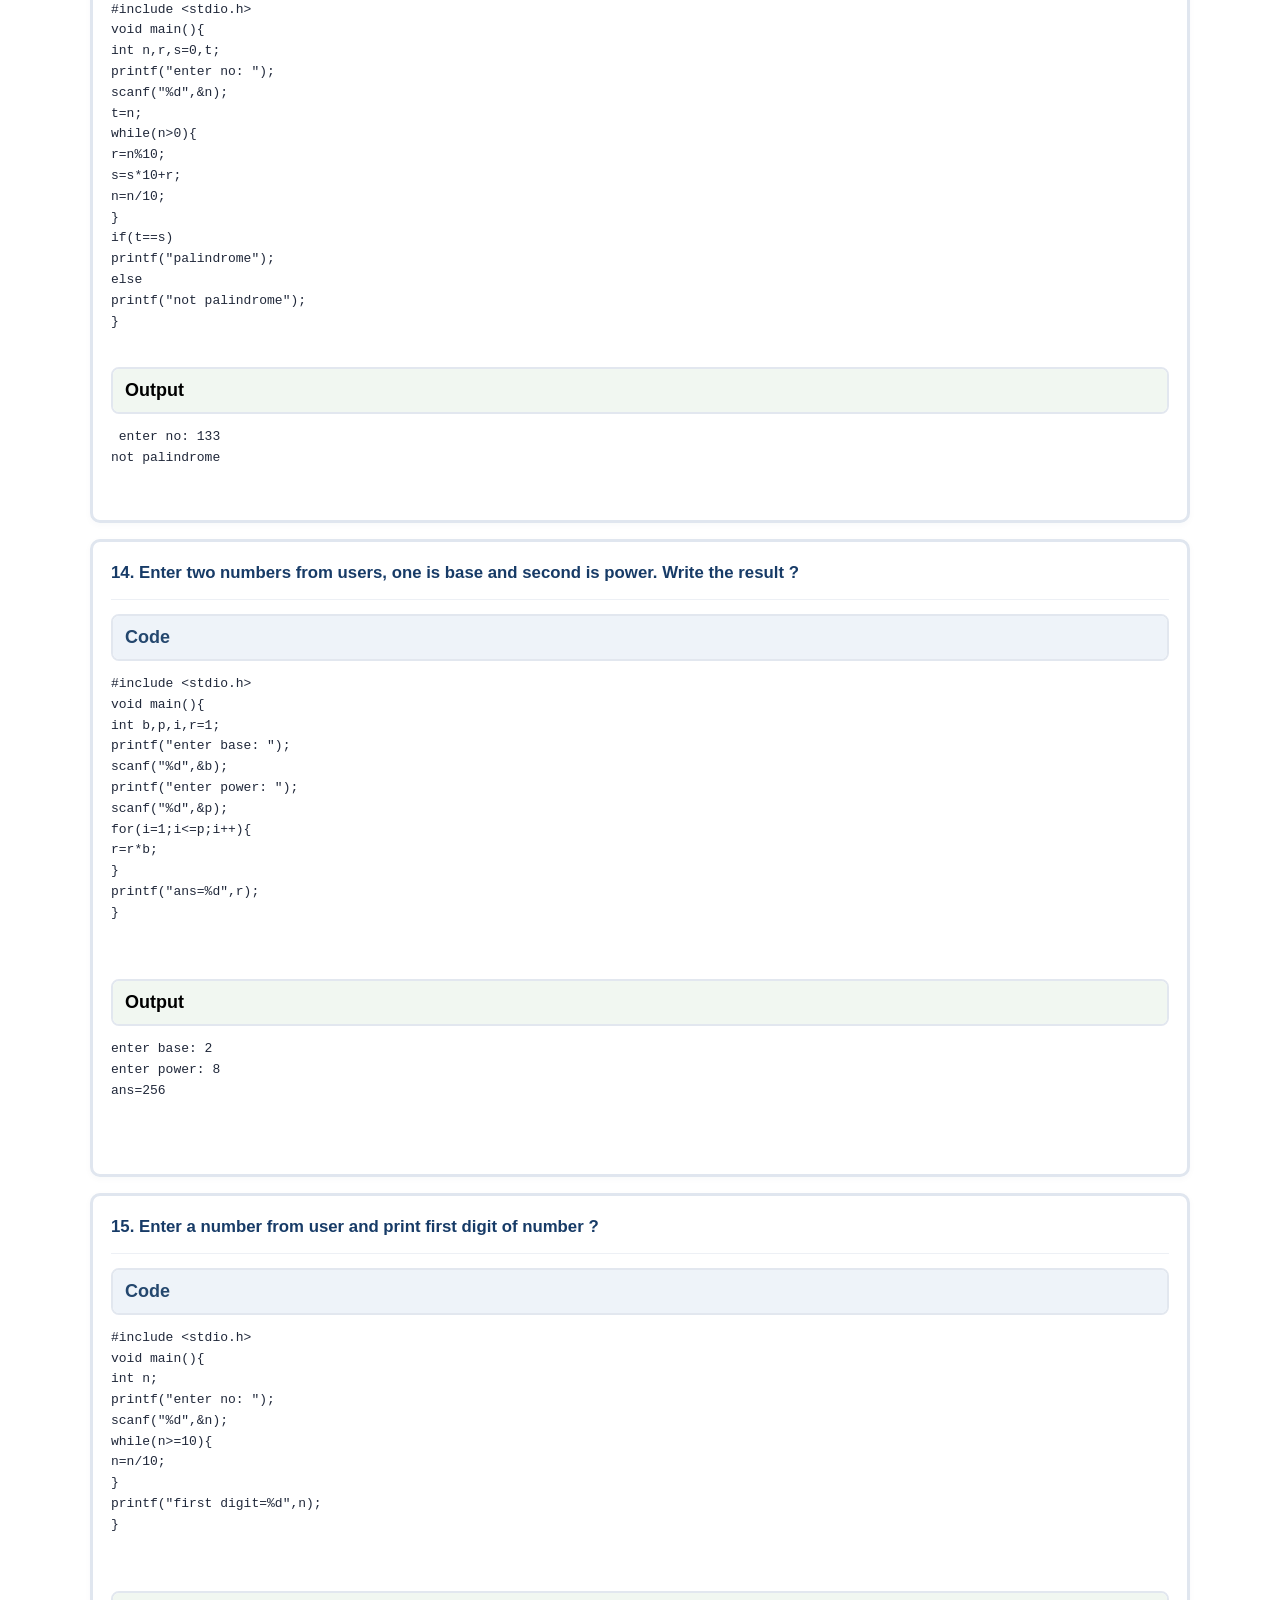
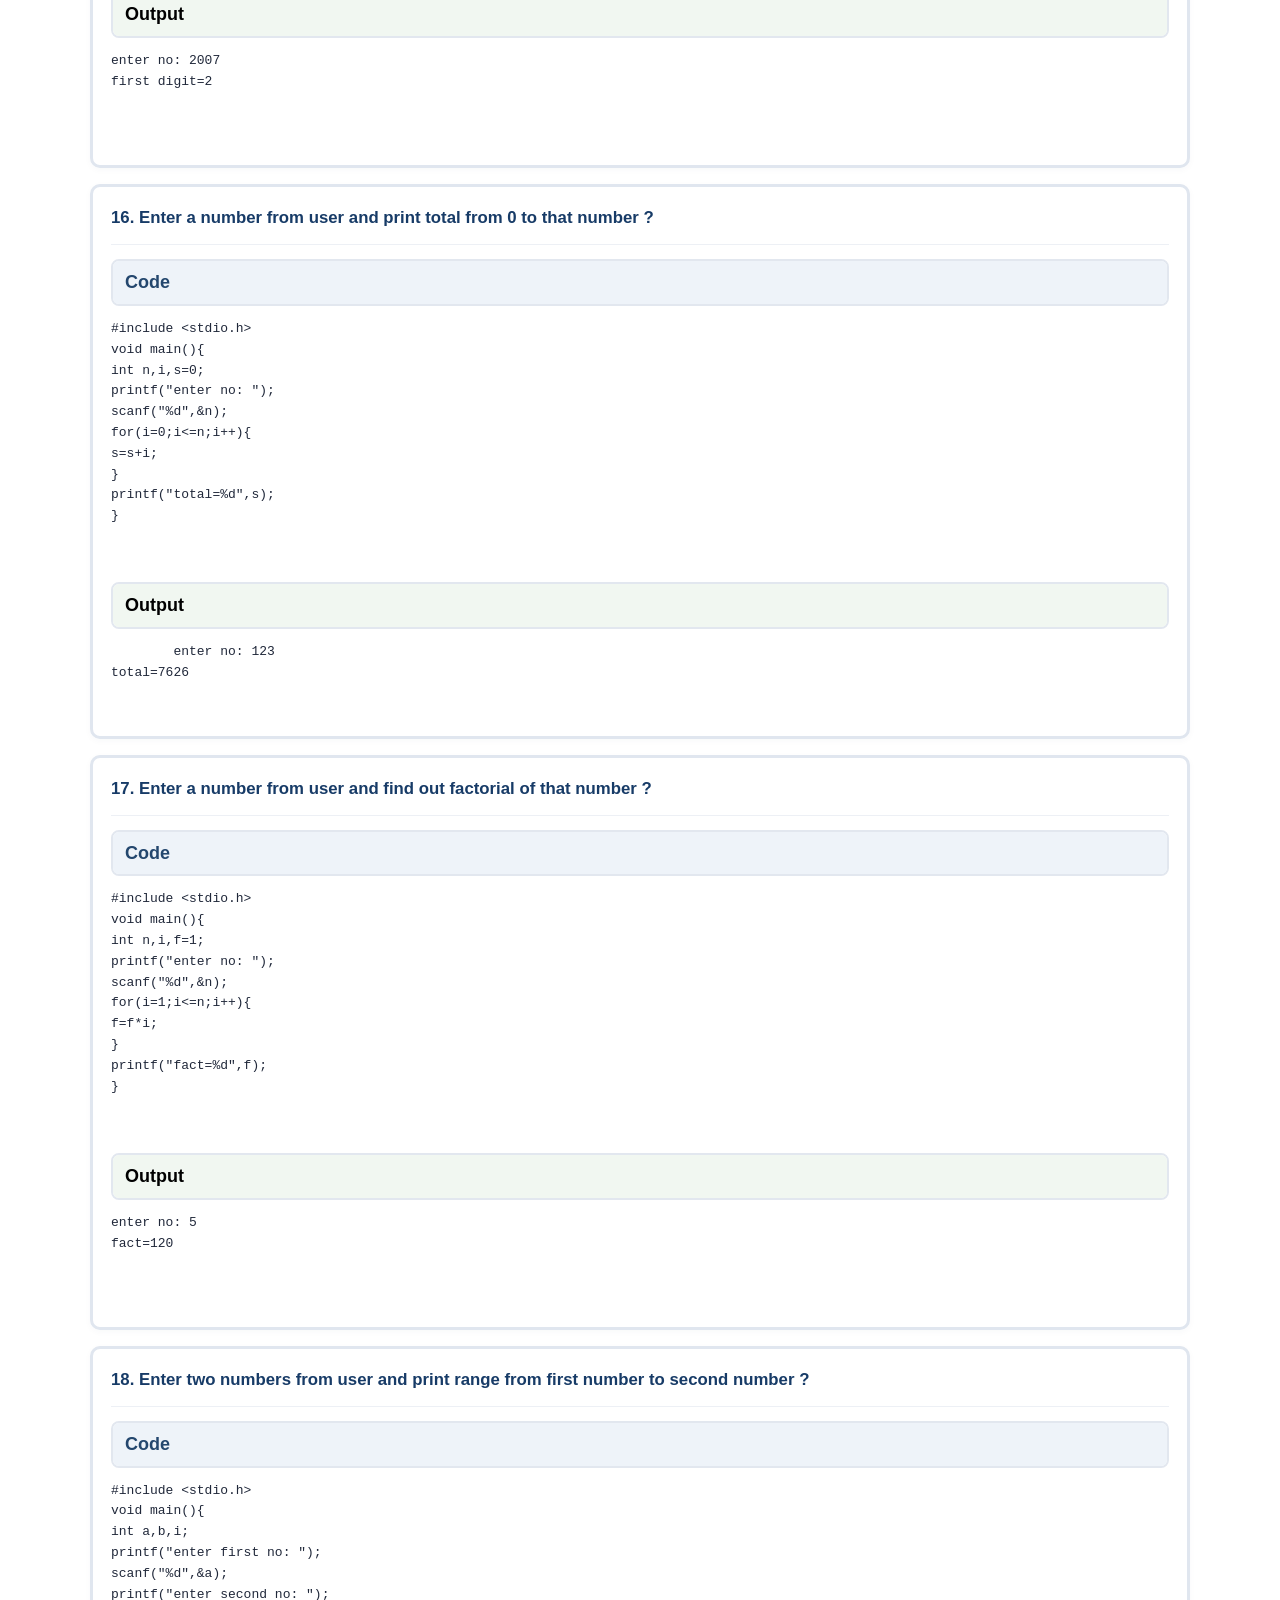
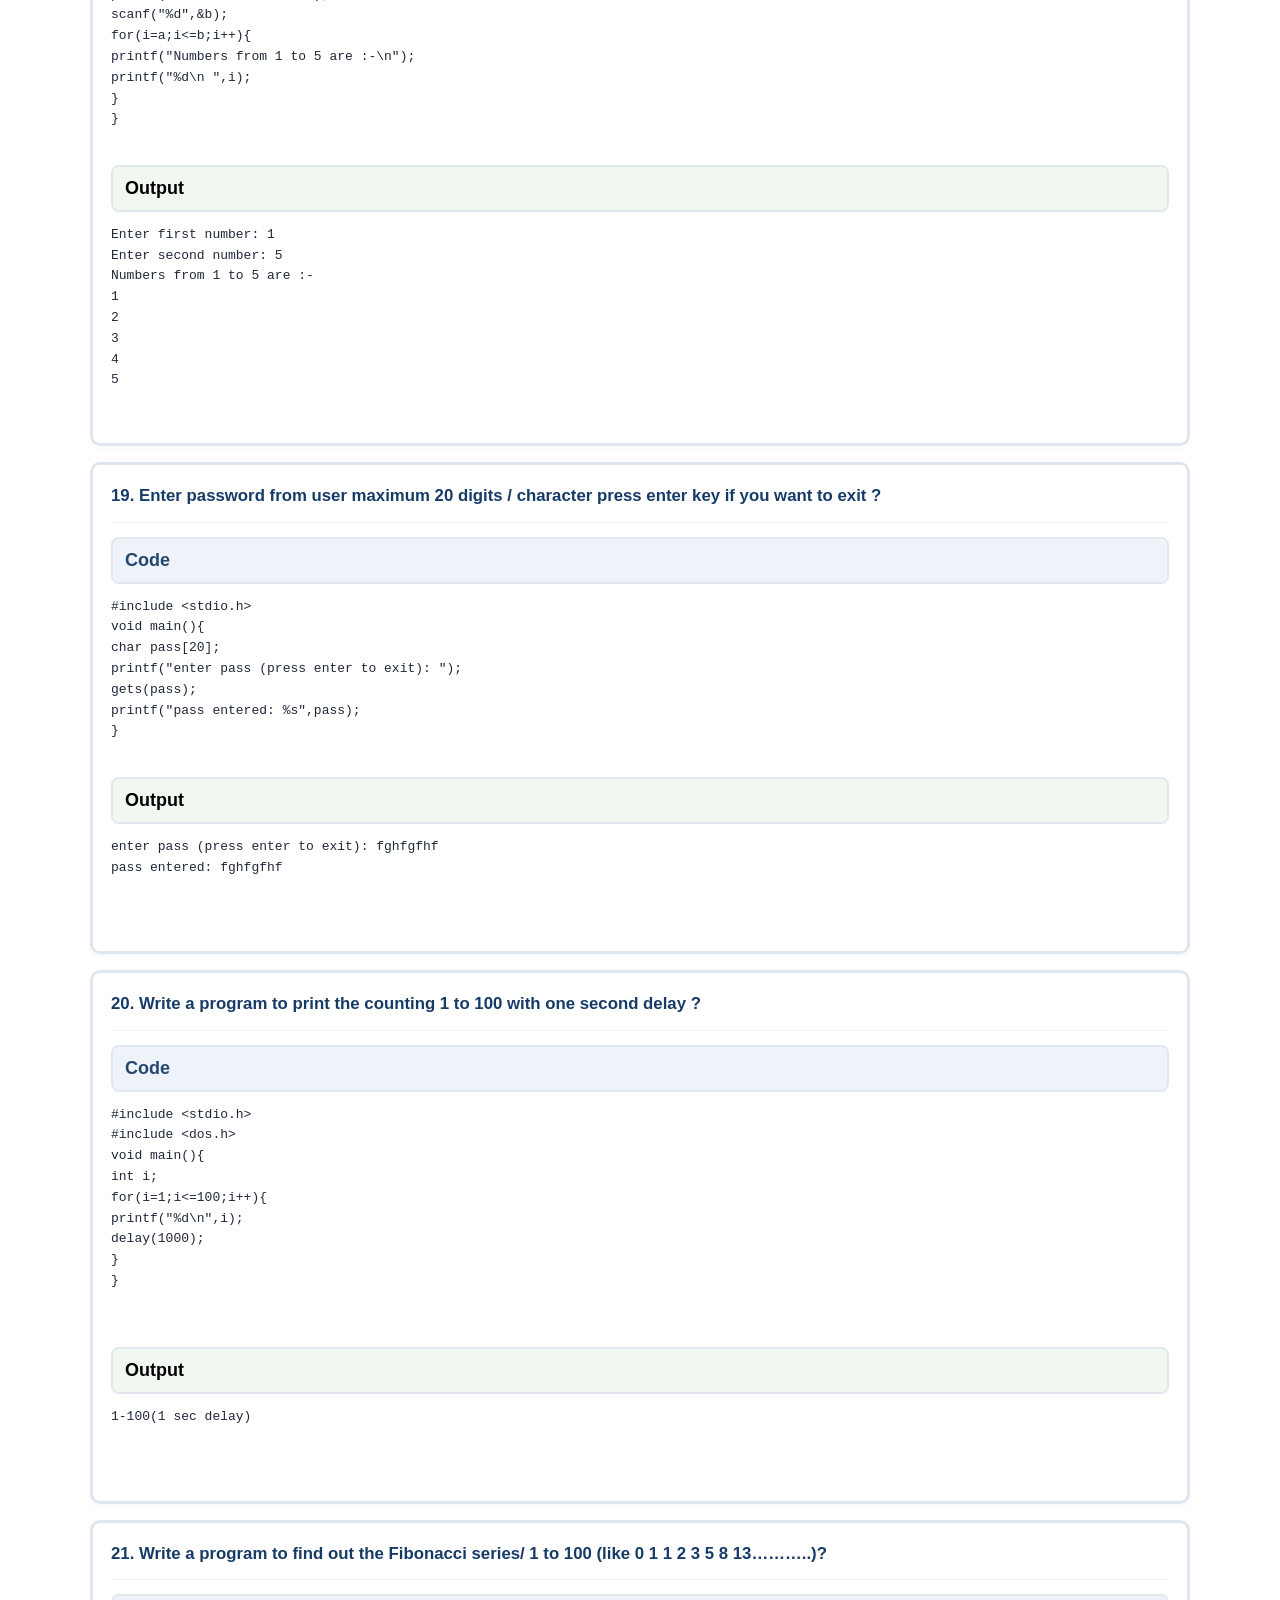
<file: loops.html>
<html>
 <head>
  <title>
   C CODE HUB
  </title>
  <meta content="width=device-width, initial-scale=1" name="viewport"/>
  <link href="style.css" rel="stylesheet"/>
 </head>
 <body class="topic-page">
  <header class="site-header">
   <a class="home-link" href="index.html">
    ← Home
   </a>
   <h1 class="page-title">
    ITERATIVE LOOPS Questions
   </h1>
  </header>
  <main class="content">
   <br/>
   <br/>
   <section class="question-card">
    <div class="question-title">
     <h2 class="question-heading">
      1.Enter a number from the user and find out the binary of that number ?
     </h2>
    </div>
    <div class="code-panel">
     <div class="panel-label">
      Code
     </div>
    </div>
    <pre>
#include &lt;stdio.h&gt;
void main(){
   int x;
   int r,a=1,b=0;
   printf("enter number: ");
   scanf("%d",&amp;x);
   while(x&gt;0){
    r=x%2;
    b=b+r*a;
    x=x/2;
    a=a*10;
   }
   printf("binary is: %d",b);

}
    </pre>
    <div class="output-panel">
     <div class="panel-label">
      Output
     </div>
    </div>
    <pre>
enter number: 7
binary is: 111
    </pre>
    <!--2nd-->
   </section>
   <section class="question-card">
    <div class="question-title">
     <h2 class="question-heading">
      2.Enter a number from the user and check that the number is divisible by any prime number or not ?
     </h2>
    </div>
    <div class="code-panel">
     <div class="panel-label">
      Code
     </div>
    </div>
    <pre>
#include &lt;stdio.h&gt;
void main(){
    int x;
    printf("enter number: ");
    scanf("%d",&amp;x);
    if(x%2==0||x%3==0||x%5==0||x%7==0||x%11==0){
        printf("divisible by prime number");
    }
else{
    printf("not divisible by prime number");
}
}
    </pre>
    <div class="output-panel">
     <div class="panel-label">
      Output
     </div>
    </div>
    <pre>
enter number: 14
divisible by prime number
    </pre>
    <!--3rd-->
   </section>
   <section class="question-card">
    <div class="question-title">
     <h2 class="question-heading">
      3.Enter a number from the user and check it is a prime number or not ?
     </h2>
    </div>
    <div class="code-panel">
     <div class="panel-label">
      Code
     </div>
    </div>
    <pre>
#include &lt;stdio.h&gt;
void main(){
    int x,i,y=0;
    printf("Enter number: ");
    scanf("%d",&amp;x);
for(i=1;i&lt;=x;i++) {
        if (x%i==0)
            y++;
    }
    if (y==2)
        printf("It is a prime number");
    else
        printf("It is not a prime number");
}

    </pre>
    <div class="output-panel">
     <div class="panel-label">
      Output
     </div>
    </div>
    <pre>
 Enter number: 1
It is not a prime number
    </pre>
    <!--4th-->
   </section>
   <section class="question-card">
    <div class="question-title">
     <h2 class="question-heading">
      4.Enter a number from the user and print all digit of the number in separate line ?
     </h2>
    </div>
    <div class="code-panel">
     <div class="panel-label">
      Code
     </div>
    </div>
    <pre>
#include &lt;stdio.h&gt;
void main(){
    int x,y;
    printf("enter number: ");
    scanf("%d",&amp;x);
   while(x&gt;0){
y=x%10;
printf("%d\n",y);
x=x/10;
   }
}
    </pre>
    <div class="output-panel">
     <div class="panel-label">
      Output
     </div>
    </div>
    <pre>
enter number: 123
3
2
1
    </pre>
    <!--5th-->
   </section>
   <section class="question-card">
    <div class="question-title">
     <h2 class="question-heading">
      5. Write a program to print your name 1 lakh times ?
     </h2>
    </div>
    <div class="code-panel">
     <div class="panel-label">
      Code
     </div>
    </div>
    <pre>
#include &lt;stdio.h&gt;
void main(){
    int i;
    for(i=1;i&lt;=1000000;i++){
        printf("ARYAN SINGH");
    }
}
    </pre>
    <div class="output-panel">
     <div class="panel-label">
      Output
     </div>
    </div>
    <pre>
ARYAN SINGH x1 lakh times
    </pre>
    <!--6th-->
   </section>
   <section class="question-card">
    <div class="question-title">
     <h2 class="question-heading">
      6. Write a program to print a series 1 to 1 lakh ?
     </h2>
    </div>
    <div class="code-panel">
     <div class="panel-label">
      Code
     </div>
    </div>
    <pre>
#include &lt;stdio.h&gt;
void main(){
    int i;
    for(i=1;i&lt;=1000000;i++){
        printf("%d ",i);
    }
}
    </pre>
    <div class="output-panel">
     <div class="panel-label">
      Output
     </div>
    </div>
    <pre>
1-1000000
    </pre>
    <!--7th-->
   </section>
   <section class="question-card">
    <div class="question-title">
     <h2 class="question-heading">
      7.Enter a number from the user and print the series from 1 to that number ?
     </h2>
    </div>
    <div class="code-panel">
     <div class="panel-label">
      Code
     </div>
    </div>
    <pre>
#include &lt;stdio.h&gt;
void main(){
    int x,i;
    printf("enter a number: ");
    scanf("%d",&amp;x);
    for(i=1;i&lt;=x;i++){
        printf("%d\n",i);
    }
}
    </pre>
    <div class="output-panel">
     <div class="panel-label">
      Output
     </div>
    </div>
    <pre>
  enter a number: 10
1
2
3
4
5
6
7
8
9
10
    </pre>
    <!--8th-->
   </section>
   <section class="question-card">
    <div class="question-title">
     <h2 class="question-heading">
      8.Enter a number from the user and print that number 100 time ?
     </h2>
    </div>
    <div class="code-panel">
     <div class="panel-label">
      Code
     </div>
    </div>
    <pre>
#include &lt;stdio.h&gt;
void main(){
    int x,i;
    printf("enter a number: ");
    scanf("%d",&amp;x);
    for(i=1;i&lt;=100;i++){
        printf("%d\n",x);
    }
}
    </pre>
    <div class="output-panel">
     <div class="panel-label">
      Output
     </div>
    </div>
    <pre>
enter a number: 1
1
1
1
1
1
1
1
1
1
1
1
1
1
1
1
1
1
1
1
1
1
1
1
1
1
1
1
1
1
1
1
1
1
1
1
1
1
1
1
1
1
1
1
1
1
1
1
1
1
1
1
1
1
1
1
1
1
1
1
1
1
1
1
1
1
1
1
1
1
1
1
1
1
1
1
1
1
1
1
1
1
1
1
1
1
1
1
1
1
1
1
1
1
1
1
1
1
1
1
1

    </pre>
    <!--9th-->
   </section>
   <section class="question-card">
    <div class="question-title">
     <h2 class="question-heading">
      9. Write a program print all the odd number between 1 to 100 ?
     </h2>
    </div>
    <div class="code-panel">
     <div class="panel-label">
      Code
     </div>
    </div>
    <pre>
#include &lt;stdio.h&gt;
void main(){
    int i;
    for(i=1;i&lt;=100;i++){
        if(i%2!=0){
            printf("%d\n",i);
        }
    }
}
    </pre>
    <div class="output-panel">
     <div class="panel-label">
      Output
     </div>
    </div>
    <pre>
1
3
5
7
9
11
13
15
17
19
21
23
25
27
29
31
33
35
37
39
41
43
45
47
49
51
53
55
57
59
61
63
65
67
69
71
73
75
77
79
81
83
85
87
89
91
93
95
97
99
    </pre>
    <!--10th-->
   </section>
   <section class="question-card">
    <div class="question-title">
     <h2 class="question-heading">
      10. Write a program print the table of 4 in the format given as below (till 20)? 4*1=4 and so on
     </h2>
    </div>
    <div class="code-panel">
     <div class="panel-label">
      Code
     </div>
    </div>
    <pre>
#include &lt;stdio.h&gt;
void main(){
    int i,a;
    for(i=1;i&lt;=20;i++){
        a=4*i;
        printf("4*%d=%d\n",i,a);
    }
}
    </pre>
    <div class="output-panel">
     <div class="panel-label">
      Output
     </div>
    </div>
    <pre>
 4*1=4
4*2=8
4*3=12
4*4=16
4*5=20
4*6=24
4*7=28
4*8=32
4*9=36
4*10=40
4*11=44
4*12=48
4*13=52
4*14=56
4*15=60
4*16=64
4*17=68
4*18=72
4*19=76
4*20=80
    </pre>
    <!--11th-->
   </section>
   <section class="question-card">
    <div class="question-title">
     <h2 class="question-heading">
      11. Enter the number from user and reverse the number?
     </h2>
    </div>
    <div class="code-panel">
     <div class="panel-label">
      Code
     </div>
    </div>
    <pre>
#include &lt;stdio.h&gt;
void main(){
    int x,i=0,y;
    printf("enter a number: ");
    scanf("%d",&amp;x);
 while(x&gt;0){
    y=x%10;
    i=i*10+y;
    x=x/10;
 }
 printf("%d",i);

    }
    </pre>
    <div class="output-panel">
     <div class="panel-label">
      Output
     </div>
    </div>
    <pre>
 enter a number: 123
321
</section>

<section class="question-card">
    <div class="question-title">
     <h2 class="question-heading">


12. Enter a number from the user if the user enter 1 then you will perform addition operation by entering 2 number from user add it and
   display answer. if user enter 2 then subtract or if user enter 3 then multiply or if user enter 4 then divide or if user enter 5 then modulo 
   or if any other number then print invalid .if user want to quit the program then user will enter Q. ?
 </h2>
    </div>
    <div class="code-panel">
     <div class="panel-label">
      Code
     </div>
    </div>
    <pre>
#include &lt;stdio.h&gt;
void main(){
char ch;
int a,b;
while(1){
printf("enter choice (1-add,2-sub,3-mul,4-div,5-mod,Q-quit): ");
scanf(" %c",&amp;ch);
if(ch=='Q'||ch=='q')
break;
printf("enter 2 no: ");
scanf("%d%d",&amp;a,&amp;b);
if(ch=='1')
printf("add=%d\n",a+b);
else if(ch=='2')
printf("sub=%d\n",a-b);
else if(ch=='3')
printf("mul=%d\n",a*b);
else if(ch=='4')
printf("div=%d\n",a/b);
else if(ch=='5')
printf("mod=%d\n",a%b);
else
printf("invalid\n");
}
}
    </pre>
    <div class="output-panel">
     <div class="panel-label">
      Output
     </div>
    </div>
    <pre>
 enter choice (1-add,2-sub,3-mul,4-div,5-mod,Q-quit): 1
enter 2 no: 2 2
add=4
enter choice (1-add,2-sub,3-mul,4-div,5-mod,Q-quit): 5
enter 2 no: 2 7
mod=2
enter choice (1-add,2-sub,3-mul,4-div,5-mod,Q-quit): q
    </pre>
</section>

<section class="question-card">
    <div class="question-title">
     <h2 class="question-heading">

13. Enter the number from user and check its palindrome or not?
</h2>
    </div>
    <div class="code-panel">
     <div class="panel-label">
      Code
     </div>
    </div>
    <pre>
#include &lt;stdio.h&gt;
void main(){
int n,r,s=0,t;
printf("enter no: ");
scanf("%d",&amp;n);
t=n;
while(n&gt;0){
r=n%10;
s=s*10+r;
n=n/10;
}
if(t==s)
printf("palindrome");
else
printf("not palindrome");
}
    </pre>
    <div class="output-panel">
     <div class="panel-label">
      Output
     </div>
    </div>
    <pre>
 enter no: 133
not palindrome
    </pre>
</section>

<section class="question-card">
    <div class="question-title">
     <h2 class="question-heading">

14. Enter two numbers from users, one is base and second is power. Write the result ?
 </h2>
    </div>
    <div class="code-panel">
     <div class="panel-label">
      Code
     </div>
    </div>

    <pre>
#include &lt;stdio.h&gt;
void main(){
int b,p,i,r=1;
printf("enter base: ");
scanf("%d",&amp;b);
printf("enter power: ");
scanf("%d",&amp;p);
for(i=1;i&lt;=p;i++){
r=r*b;
}
printf("ans=%d",r);
}

    </pre>
    <div class="output-panel">
     <div class="panel-label">
      Output
     </div>
    </div>

    <pre>
enter base: 2
enter power: 8
ans=256

    </pre>
</section>
<section class="question-card">
    <div class="question-title">
     <h2 class="question-heading">

15. Enter a number from user and print first digit of number ?</h2>
   </h2>
    </div>
    <div class="code-panel">
     <div class="panel-label">
      Code
     </div>
    </div>

    <pre>
#include &lt;stdio.h&gt;
void main(){
int n;
printf("enter no: ");
scanf("%d",&amp;n);
while(n&gt;=10){
n=n/10;
}
printf("first digit=%d",n);
}

    </pre>
   <div class="output-panel">
     <div class="panel-label">
      Output
     </div>
    </div>
    <pre>
enter no: 2007
first digit=2

    </pre>
</section>

<section class="question-card">
    <div class="question-title">
     <h2 class="question-heading">
16. Enter a number from user and print total from 0 to that number ?</h2>
     </h2>
    </div>
    <div class="code-panel">
     <div class="panel-label">
      Code
     </div>
    </div>

    <pre>
#include &lt;stdio.h&gt;
void main(){
int n,i,s=0;
printf("enter no: ");
scanf("%d",&amp;n);
for(i=0;i&lt;=n;i++){
s=s+i;
}
printf("total=%d",s);
}

    </pre>
    <div class="output-panel">
     <div class="panel-label">
      Output
     </div>
    </div>

    <pre>
        enter no: 123
total=7626
    </pre>
</section>
 <section class="question-card">
    <div class="question-title">
     <h2 class="question-heading">
17. Enter a number from user and find out factorial of that number ?
</h2>
    </div>
    <div class="code-panel">
     <div class="panel-label">
      Code
     </div>
    </div>

    <pre>
#include &lt;stdio.h&gt;
void main(){
int n,i,f=1;
printf("enter no: ");
scanf("%d",&amp;n);
for(i=1;i&lt;=n;i++){
f=f*i;
}
printf("fact=%d",f);
}

    </pre>
     <div class="output-panel">
     <div class="panel-label">
      Output
     </div>
    </div>

    <pre>
enter no: 5
fact=120

    </pre>
</section>
<section class="question-card">
    <div class="question-title">
     <h2 class="question-heading">

18. Enter two numbers from user and print range from first number to second number ?
   </h2>
    </div>
    <div class="code-panel">
     <div class="panel-label">
      Code
     </div>
    </div>
 <pre>
#include &lt;stdio.h&gt;
void main(){
int a,b,i;
printf("enter first no: ");
scanf("%d",&amp;a);
printf("enter second no: ");
scanf("%d",&amp;b);
for(i=a;i&lt;=b;i++){
printf("Numbers from 1 to 5 are :-\n");
printf("%d\n ",i);
}
}
    </pre>
    <div class="output-panel">
     <div class="panel-label">
      Output
     </div>
    </div>

    <pre>
Enter first number: 1
Enter second number: 5
Numbers from 1 to 5 are :-
1
2
3
4
5
    </pre>
</section>
<section class="question-card">
    <div class="question-title">
     <h2 class="question-heading">
19. Enter password from user maximum 20 digits / character press enter key if you want to exit ?
    </h2>
    </div>
    <div class="code-panel">
     <div class="panel-label">
      Code
     </div>
    </div>
<pre>
#include &lt;stdio.h&gt;
void main(){
char pass[20];
printf("enter pass (press enter to exit): ");
gets(pass);
printf("pass entered: %s",pass);
}
    </pre>
    <div class="output-panel">
     <div class="panel-label">
      Output
     </div>
    </div>

    <pre>
enter pass (press enter to exit): fghfgfhf
pass entered: fghfgfhf

    </pre>
</section>

<section class="question-card">
    <div class="question-title">
     <h2 class="question-heading">

20. Write a program to print the counting 1 to 100 with one second delay ?
   </h2>
    </div>
    <div class="code-panel">
     <div class="panel-label">
      Code
     </div>
    </div>
  <pre>
#include &lt;stdio.h&gt;
#include &lt;dos.h&gt;
void main(){
int i;
for(i=1;i&lt;=100;i++){
printf("%d\n",i);
delay(1000);    
}
}

    </pre>
   <div class="output-panel">
     <div class="panel-label">
      Output
     </div>
    </div>

    <pre>
1-100(1 sec delay)

    </pre>
</section>
<section class="question-card">
    <div class="question-title">
     <h2 class="question-heading">

21. Write a program to find out the Fibonacci series/ 1 to 100 (like 0 1 1 2 3 5 8 13………..)?
</h2>
    </div>
    <div class="code-panel">
     <div class="panel-label">
      Code
     </div>
    </div>

    <pre>
#include &lt;stdio.h&gt;
void main(){
int a=0,b=1,c;
printf("%d %d ",a,b);
c=a+b;
while(c&lt;=100){
printf("%d ",c);
a=b;
b=c;
c=a+b;
}
}

    </pre>
    <div class="output-panel">
     <div class="panel-label">
      Output
     </div>
    </div>

    <pre>
0 1 1 2 3 5 8 13 21 34 55 89 

    </pre>
</section>
<section class="question-card">
    <div class="question-title">
     <h2 class="question-heading">

22. Enter a character from user and that character should be alphabet ?
    </h2>
    </div>
    <div class="code-panel">
     <div class="panel-label">
      Code
     </div>
    </div>
<pre>
#include &lt;stdio.h&gt;
void main(){
char ch;
printf("enter char: ");
scanf(" %c",&amp;ch);
if((ch&gt;='a'&amp;&amp;ch&lt;='z')||(ch&gt;='A'&amp;&amp;ch&lt;='Z'))
printf("alphabet");
else
printf("not alphabet");
}

    </pre>
     <div class="output-panel">
     <div class="panel-label">
      Output
     </div>
    </div>
    <pre>
enter char: a
alphabet

    </pre>
</section>
<section class="question-card">
    <div class="question-title">
     <h2 class="question-heading">

23. Check numbers from user is palindrome or not ?
      </h2>
    </div>
    <div class="code-panel">
     <div class="panel-label">
      Code
     </div>
    </div>
<pre>
#include &lt;stdio.h&gt;
void main(){
int n,t,r,s=0;
printf("enter no: ");
scanf("%d",&amp;n);
t=n;
while(n&gt;0){
r=n%10;
s=s*10+r;
n=n/10;
}
if(t==s)
printf("palindrome");
else
printf("not palindrome");
}
    </pre>
     <div class="output-panel">
     <div class="panel-label">
      Output
     </div>
    </div>

    <pre>
        enter no: 352
not palindrome

    </pre>
</section>
<section class="question-card">
    <div class="question-title">
     <h2 class="question-heading">
24. Enter a number from user and check it is Armstrong number or not ?
   </h2>
    </div>
    <div class="code-panel">
     <div class="panel-label">
      Code
     </div>
    </div>
 <pre>
#include &lt;stdio.h&gt;
void main(){
int x,y=0,z,a;
printf("enter no: ");
scanf("%d",&amp;x);
a=x;
while(x&gt;0){
z=x%10;
y=y+(z*z*z);
x=x/10;
}
if(y==a)
printf("armstrong");
else
printf("not armstrong");
}

    </pre>
 <div class="output-panel">
     <div class="panel-label">
      Output
     </div>
    </div>
   
    <pre>
enter no: 315
not armstrong

    </pre>
</section>
</pre>
   </section>
  </main>
 </body>
</html>
</file>
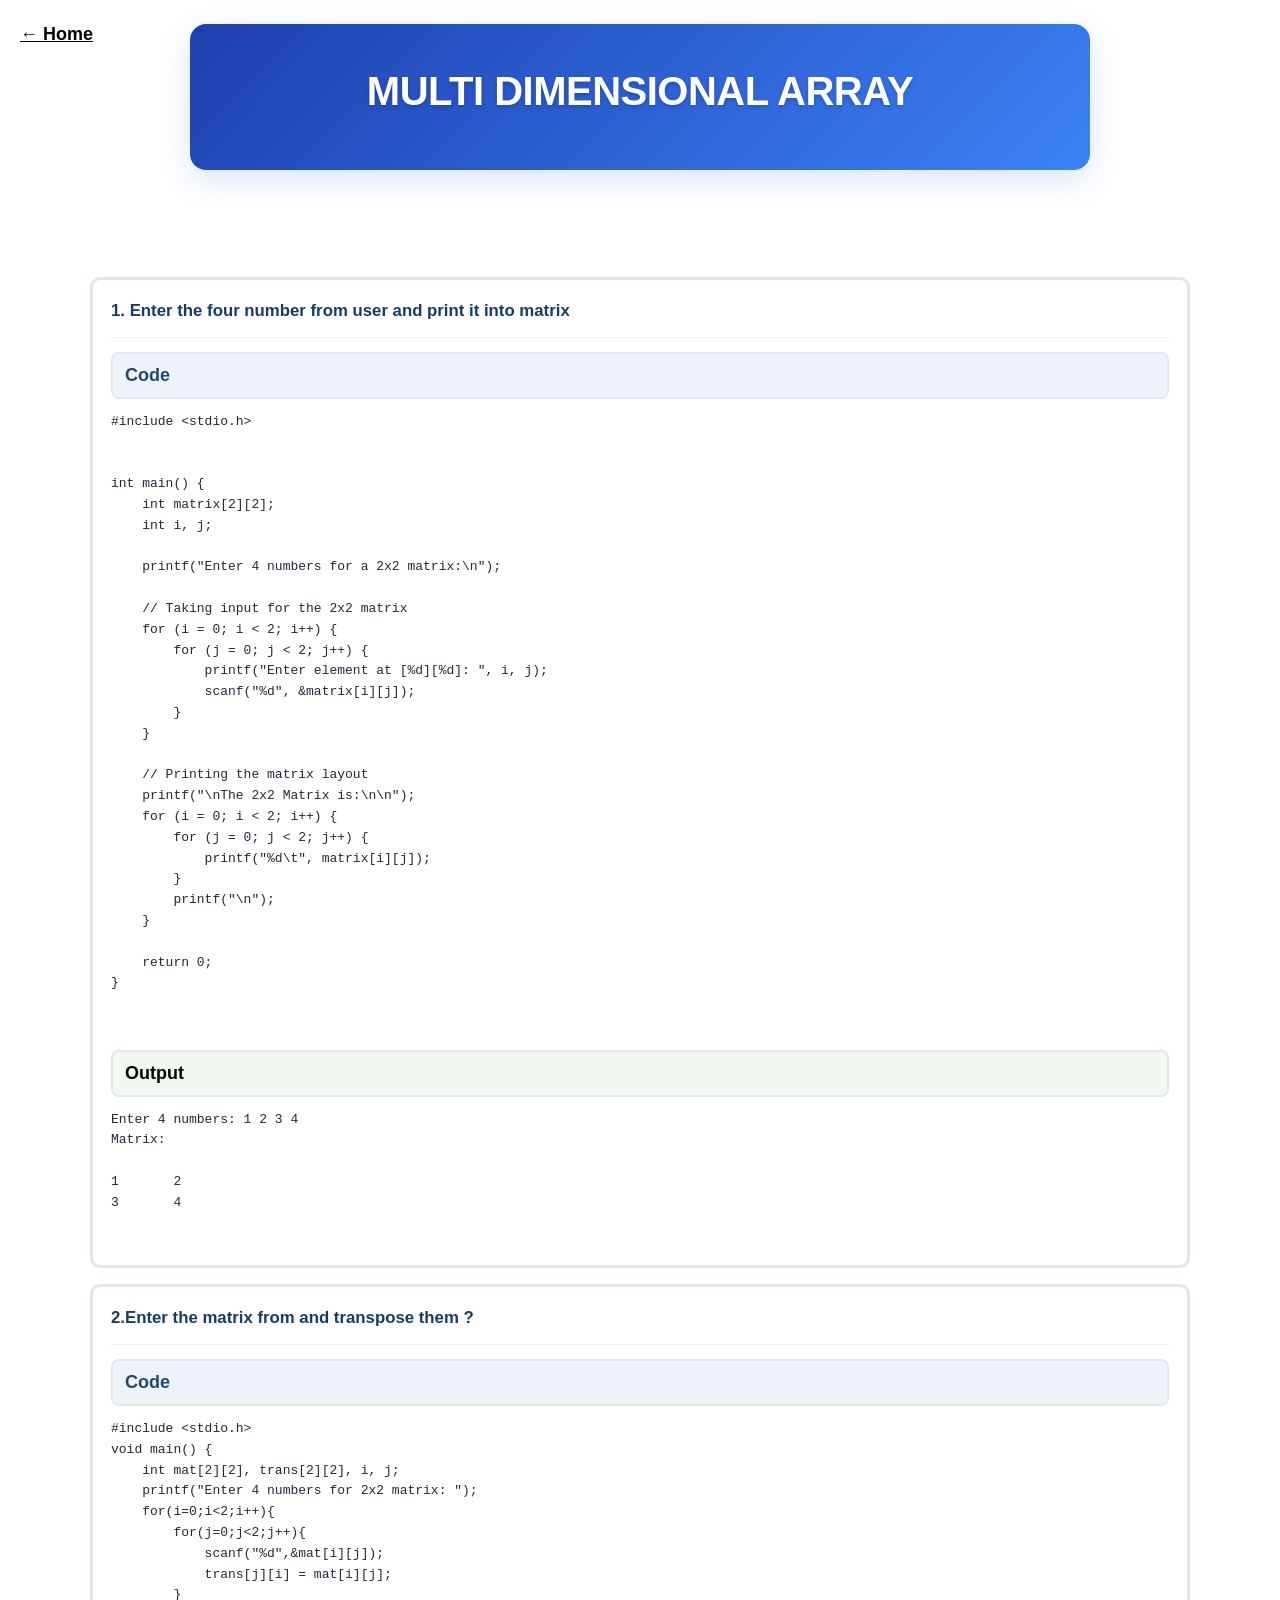
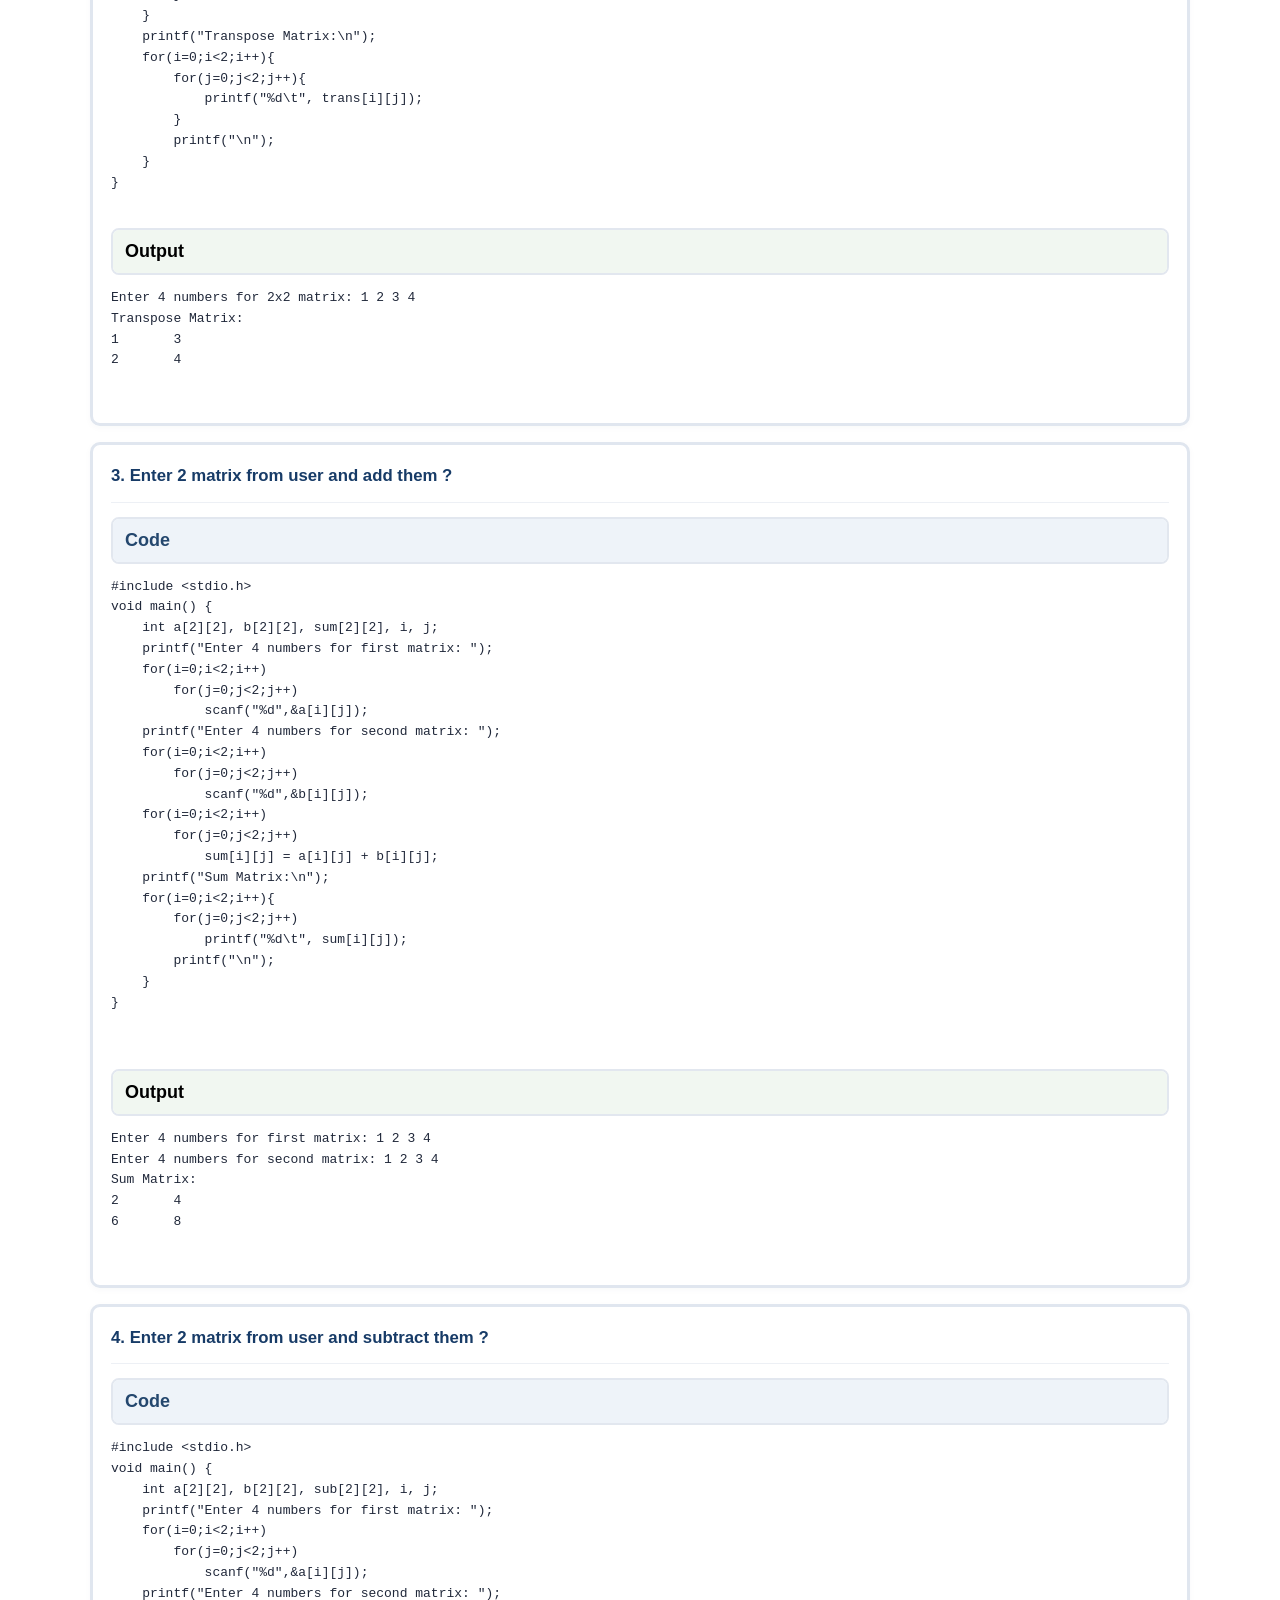
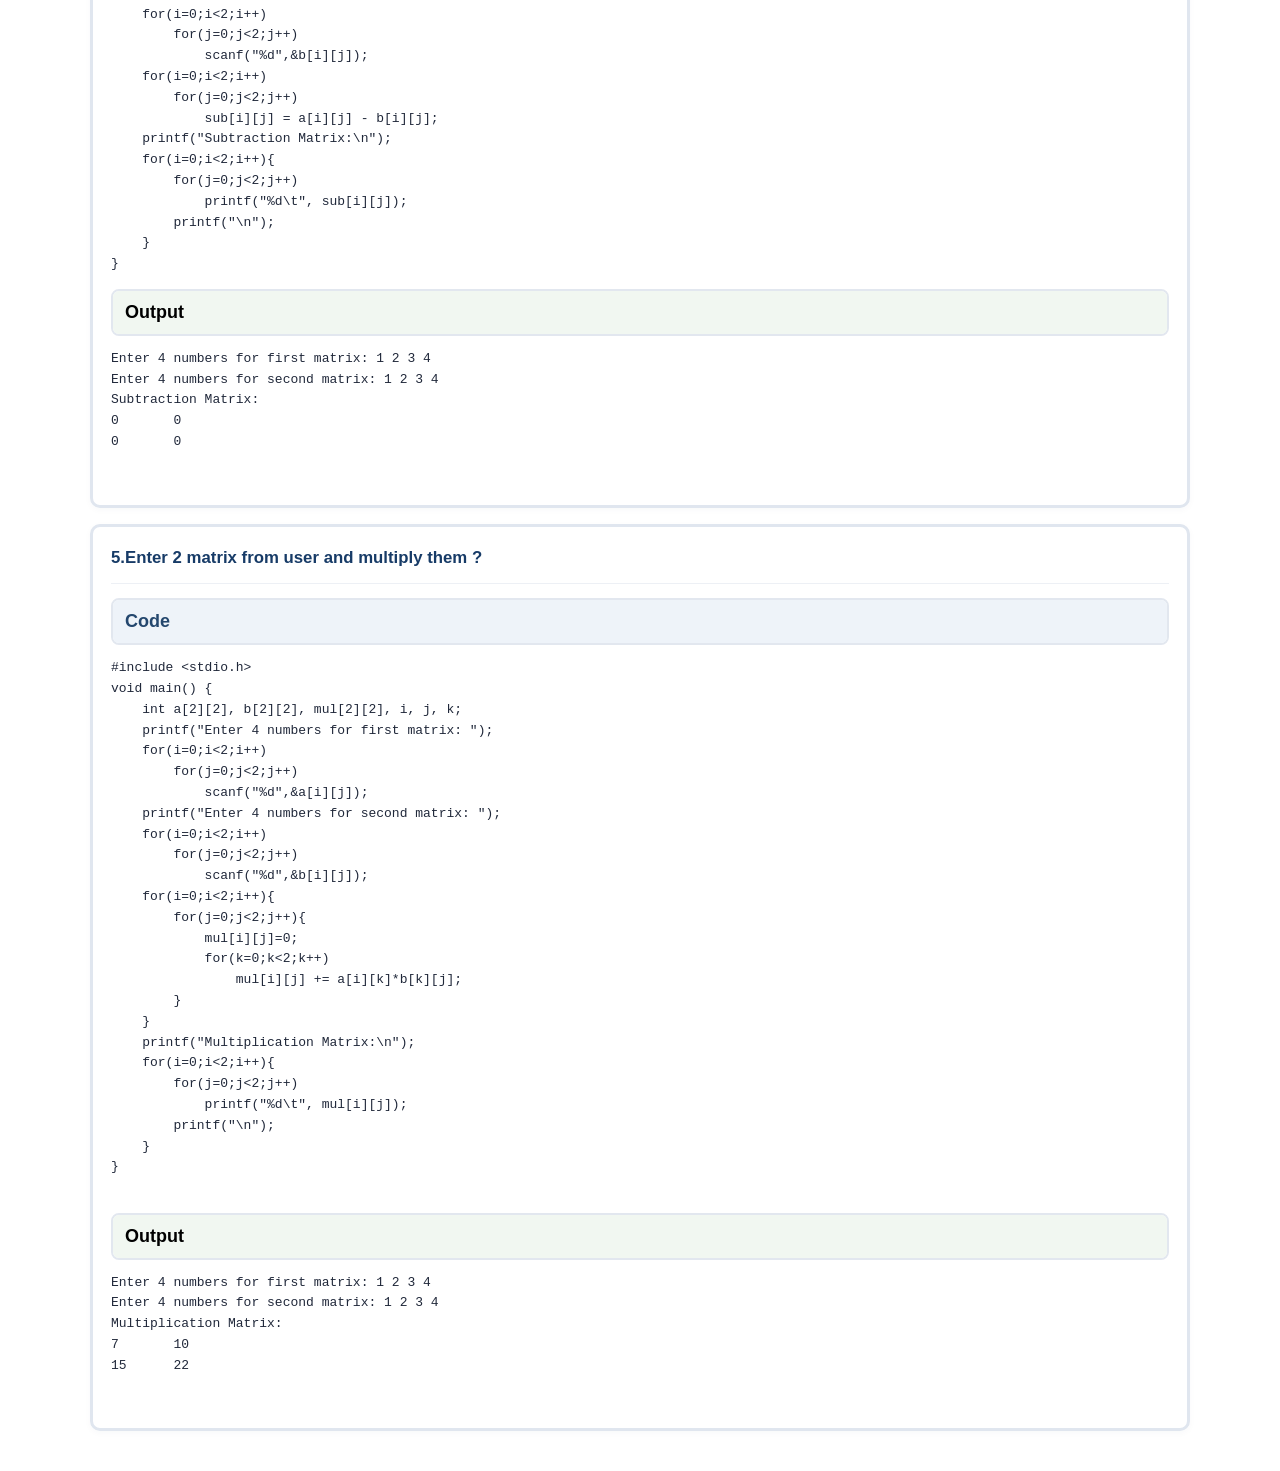
<file: multiarray.html>
<html>
 <head>
  <title>
   C CODE HUB
  </title>
  <meta content="width=device-width, initial-scale=1" name="viewport"/>
  <link href="style.css" rel="stylesheet"/>
 </head>
 <body class="topic-page">
  <header class="site-header">
   <a class="home-link" href="index.html">
    ← Home
   </a>
   <h1 class="page-title">
    MULTI DIMENSIONAL ARRAY
   </h1>
  </header>
  <main class="content">
   <br/>
   <br/>
   <section class="question-card">
    <div class="question-title">
     <h2 class="question-heading">
      1. Enter the four number from user and print it into matrix
     </h2>
    </div>
    <div class="code-panel">
     <div class="panel-label">
      Code
     </div>
    </div>
    <pre>
#include &lt;stdio.h&gt;


int main() {
    int matrix[2][2];
    int i, j;

    printf("Enter 4 numbers for a 2x2 matrix:\n");

    // Taking input for the 2x2 matrix
    for (i = 0; i < 2; i++) {
        for (j = 0; j < 2; j++) {
            printf("Enter element at [%d][%d]: ", i, j);
            scanf("%d", &matrix[i][j]);
        }
    }

    // Printing the matrix layout
    printf("\nThe 2x2 Matrix is:\n\n");
    for (i = 0; i < 2; i++) {
        for (j = 0; j < 2; j++) {
            printf("%d\t", matrix[i][j]);
        }
        printf("\n"); 
    }

    return 0;
}

    </pre>
    <div class="output-panel">
     <div class="panel-label">
      Output
     </div>
    </div>
    <pre>
Enter 4 numbers: 1 2 3 4
Matrix:
     
1       2
3       4
    </pre>
   </section>
   <section class="question-card">
    <div class="question-title">
     <h2 class="question-heading">
      2.Enter the matrix from and transpose them ?
     </h2>
    </div>
    <div class="code-panel">
     <div class="panel-label">
      Code
     </div>
    </div>
    <pre>
#include &lt;stdio.h&gt;
void main() {
    int mat[2][2], trans[2][2], i, j;
    printf("Enter 4 numbers for 2x2 matrix: ");
    for(i=0;i&lt;2;i++){
        for(j=0;j&lt;2;j++){
            scanf("%d",&amp;mat[i][j]);
            trans[j][i] = mat[i][j];
        }
    }
    printf("Transpose Matrix:\n");
    for(i=0;i&lt;2;i++){
        for(j=0;j&lt;2;j++){
            printf("%d\t", trans[i][j]);
        }
        printf("\n");
    }
}
    </pre>
    <div class="output-panel">
     <div class="panel-label">
      Output
     </div>
    </div>
    <pre>
Enter 4 numbers for 2x2 matrix: 1 2 3 4      
Transpose Matrix:
1       3
2       4
    </pre>
   </section>
   <section class="question-card">
    <div class="question-title">
     <h2 class="question-heading">
      3. Enter 2 matrix from user and add them ?
     </h2>
    </div>
    <div class="code-panel">
     <div class="panel-label">
      Code
     </div>
    </div>
    <pre>
#include &lt;stdio.h&gt;
void main() {
    int a[2][2], b[2][2], sum[2][2], i, j;
    printf("Enter 4 numbers for first matrix: ");
    for(i=0;i&lt;2;i++)
        for(j=0;j&lt;2;j++)
            scanf("%d",&amp;a[i][j]);
    printf("Enter 4 numbers for second matrix: ");
    for(i=0;i&lt;2;i++)
        for(j=0;j&lt;2;j++)
            scanf("%d",&amp;b[i][j]);
    for(i=0;i&lt;2;i++)
        for(j=0;j&lt;2;j++)
            sum[i][j] = a[i][j] + b[i][j];
    printf("Sum Matrix:\n");
    for(i=0;i&lt;2;i++){
        for(j=0;j&lt;2;j++)
            printf("%d\t", sum[i][j]);
        printf("\n");
    }
}

    </pre>
    <div class="output-panel">
     <div class="panel-label">
      Output
     </div>
    </div>
    <pre>
Enter 4 numbers for first matrix: 1 2 3 4
Enter 4 numbers for second matrix: 1 2 3 4
Sum Matrix:
2       4
6       8
    </pre>
   </section>
   <section class="question-card">
    <div class="question-title">
     <h2 class="question-heading">
      4. Enter 2 matrix from user and subtract them ?
     </h2>
    </div>
    <div class="code-panel">
     <div class="panel-label">
      Code
     </div>
    </div>
    <pre>
#include &lt;stdio.h&gt;
void main() {
    int a[2][2], b[2][2], sub[2][2], i, j;
    printf("Enter 4 numbers for first matrix: ");
    for(i=0;i&lt;2;i++)
        for(j=0;j&lt;2;j++)
            scanf("%d",&amp;a[i][j]);
    printf("Enter 4 numbers for second matrix: ");
    for(i=0;i&lt;2;i++)
        for(j=0;j&lt;2;j++)
            scanf("%d",&amp;b[i][j]);
    for(i=0;i&lt;2;i++)
        for(j=0;j&lt;2;j++)
            sub[i][j] = a[i][j] - b[i][j];
    printf("Subtraction Matrix:\n");
    for(i=0;i&lt;2;i++){
        for(j=0;j&lt;2;j++)
            printf("%d\t", sub[i][j]);
        printf("\n");
    }
}
</pre>
    <div class="output-panel">
     <div class="panel-label">
      Output
     </div>
    </div>
    <pre>
Enter 4 numbers for first matrix: 1 2 3 4
Enter 4 numbers for second matrix: 1 2 3 4
Subtraction Matrix:
0       0
0       0
    </pre>
   </section>
   <section class="question-card">
    <div class="question-title">
     <h2 class="question-heading">
      5.Enter 2 matrix from user and multiply them ?
     </h2>
    </div>
    <div class="code-panel">
     <div class="panel-label">
      Code
     </div>
    </div>
    <pre>
#include &lt;stdio.h&gt;
void main() {
    int a[2][2], b[2][2], mul[2][2], i, j, k;
    printf("Enter 4 numbers for first matrix: ");
    for(i=0;i&lt;2;i++)
        for(j=0;j&lt;2;j++)
            scanf("%d",&amp;a[i][j]);
    printf("Enter 4 numbers for second matrix: ");
    for(i=0;i&lt;2;i++)
        for(j=0;j&lt;2;j++)
            scanf("%d",&amp;b[i][j]);
    for(i=0;i&lt;2;i++){
        for(j=0;j&lt;2;j++){
            mul[i][j]=0;
            for(k=0;k&lt;2;k++)
                mul[i][j] += a[i][k]*b[k][j];
        }
    }
    printf("Multiplication Matrix:\n");
    for(i=0;i&lt;2;i++){
        for(j=0;j&lt;2;j++)
            printf("%d\t", mul[i][j]);
        printf("\n");
    }
}
    </pre>
    <div class="output-panel">
     <div class="panel-label">
      Output
     </div>
    </div>
    <pre>
Enter 4 numbers for first matrix: 1 2 3 4
Enter 4 numbers for second matrix: 1 2 3 4
Multiplication Matrix:
7       10
15      22
    </pre>
   </section>
  </main>
 </body>
</html>
</file>
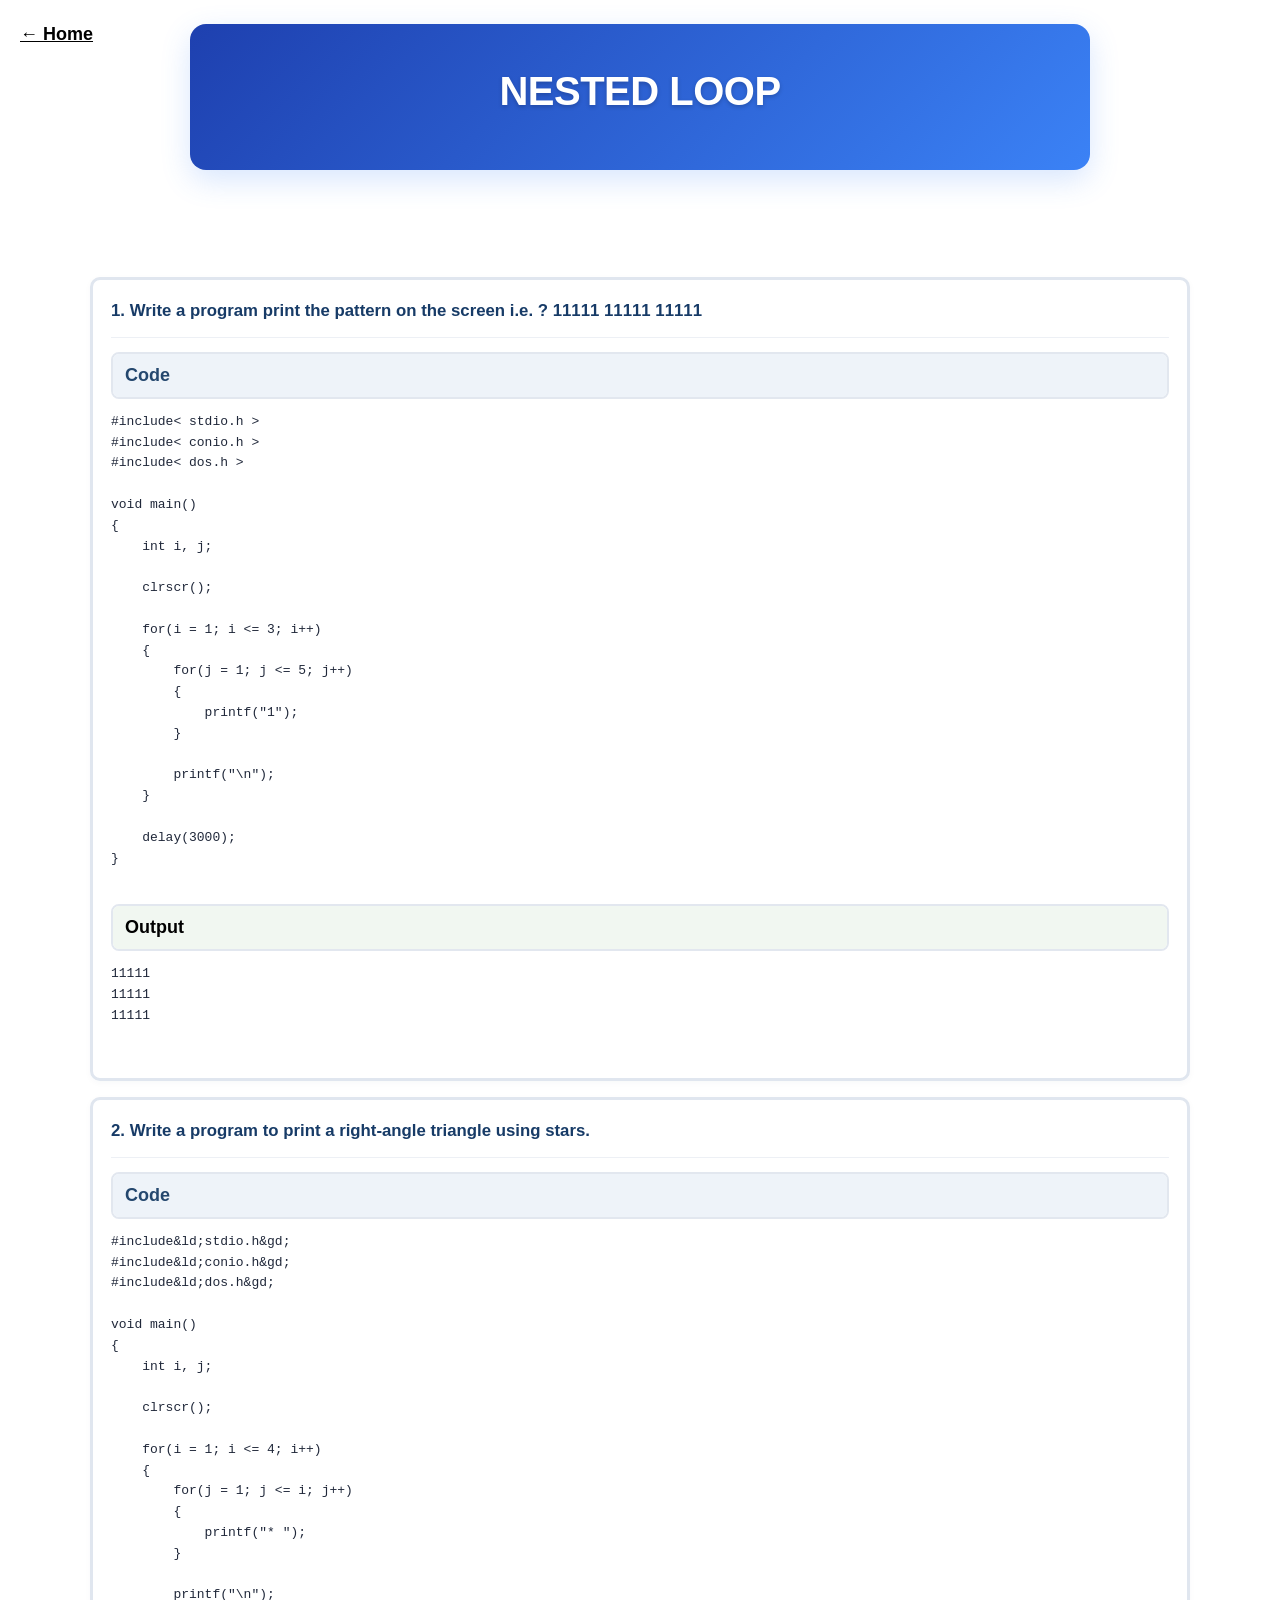
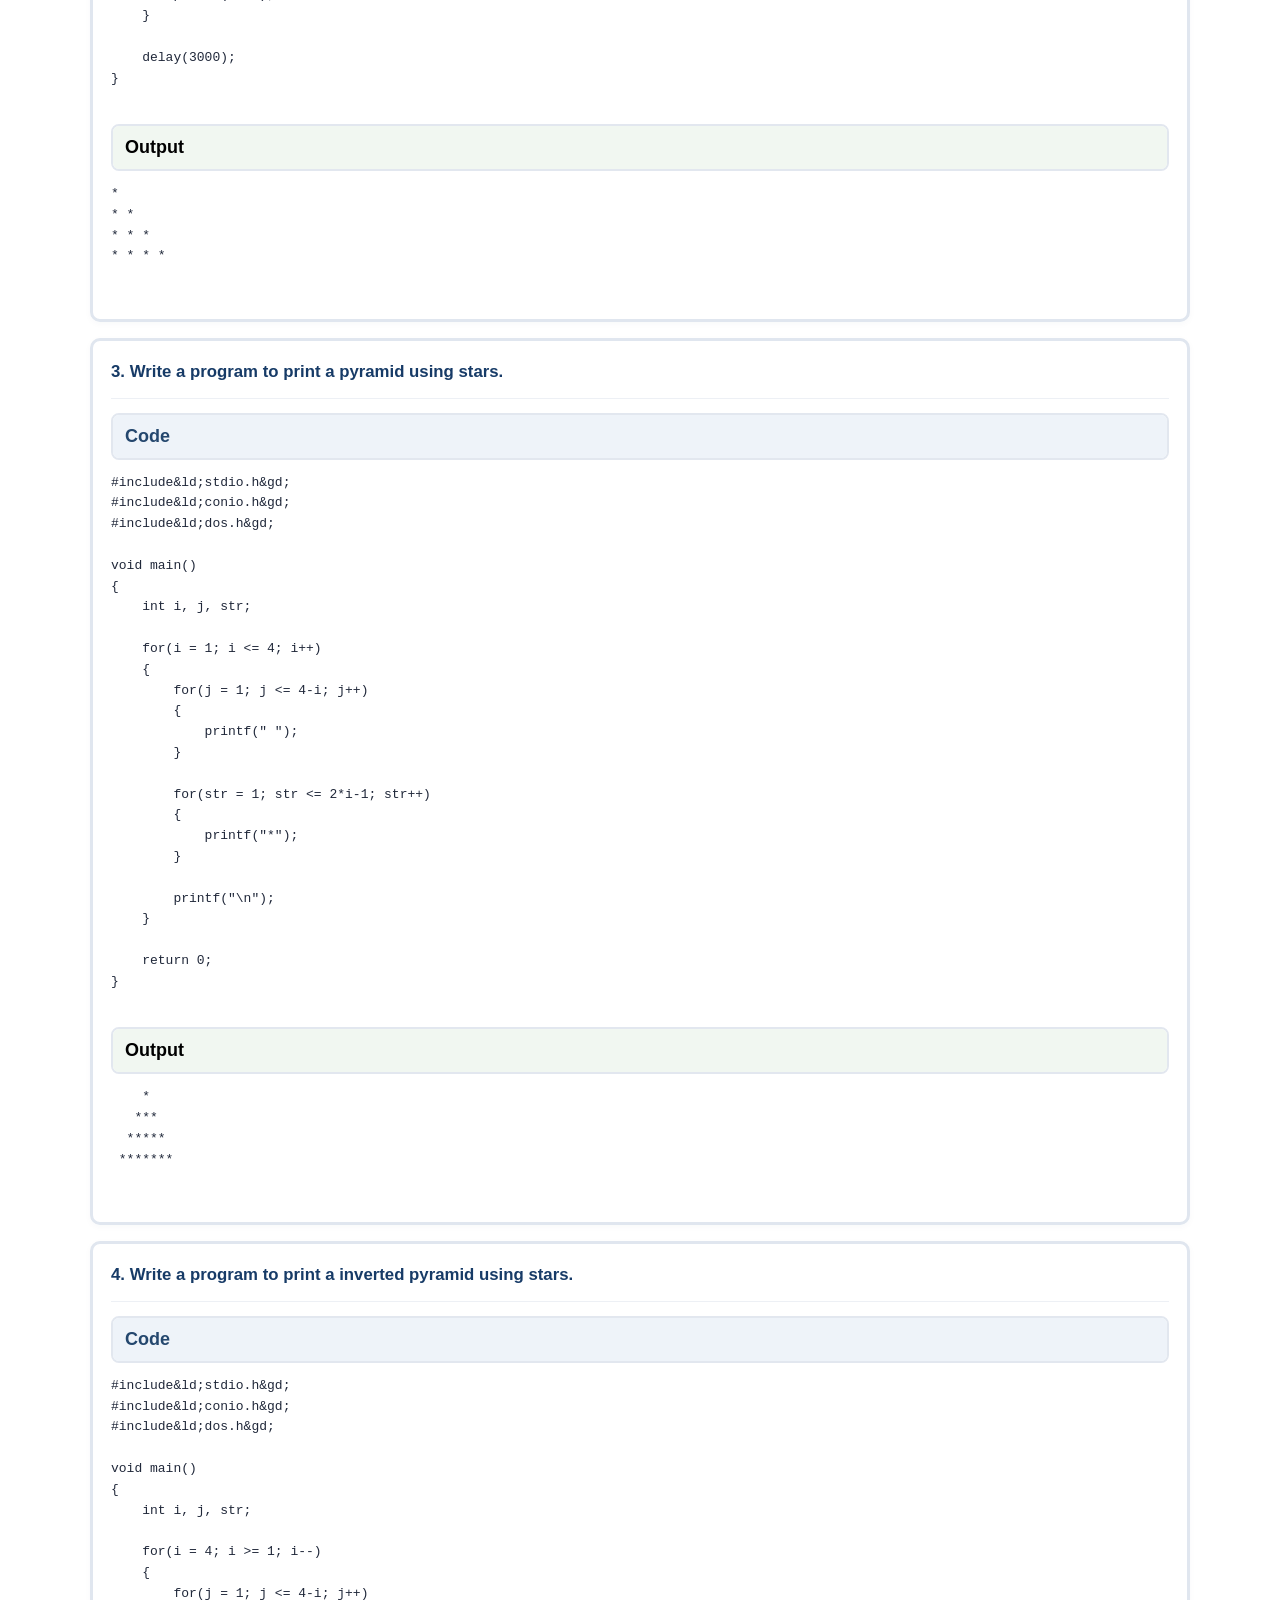
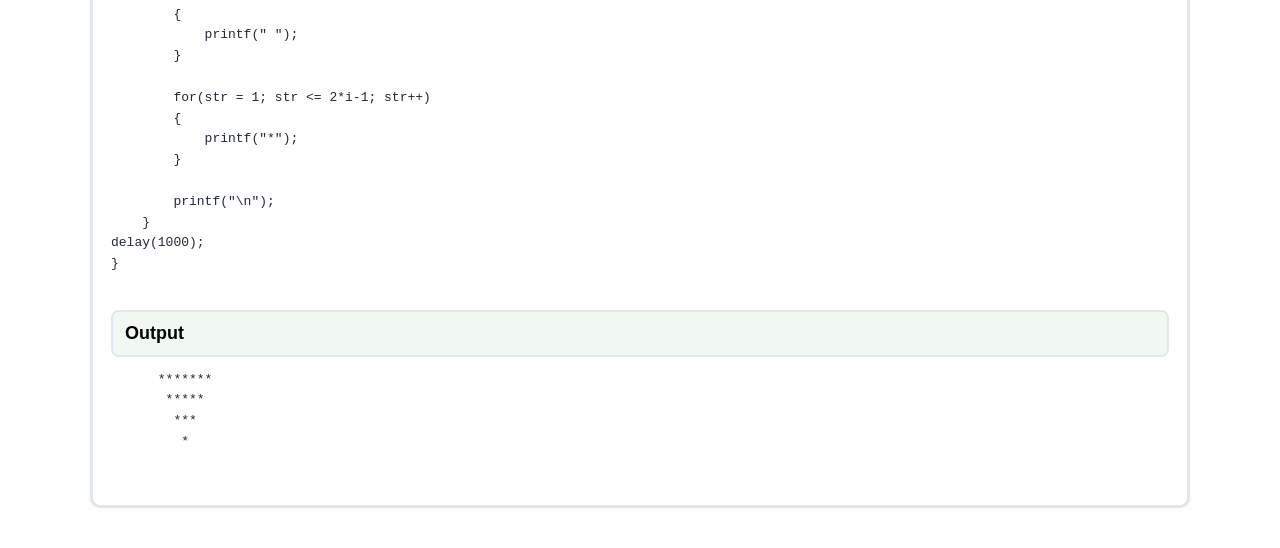
<file: nestedloop.html>
<html>
 <head>
  <title>
   C CODE HUB
  </title>
  <meta content="width=device-width, initial-scale=1" name="viewport"/>
  <link href="style.css" rel="stylesheet"/>
 </head>
 <body class="topic-page">
  <header class="site-header">
   <a class="home-link" href="index.html">
    ← Home
   </a>
   <h1 class="page-title">
    NESTED LOOP
   </h1>
  </header>
  <main class="content">
   <br/>
   <br/>
<section class="question-card">
    <div class="question-title">
     <h2 class="question-heading">
      1. Write a program print the pattern on the screen i.e. ?
            11111
            11111
            11111
     </h2>
    </div>
    <div class="code-panel">
     <div class="panel-label">
      Code
     </div>
    </div>
    <pre>
#include< stdio.h >
#include< conio.h >
#include< dos.h >

void main()
{
    int i, j;

    clrscr();

    for(i = 1; i <= 3; i++)
    {
        for(j = 1; j <= 5; j++)
        {
            printf("1");
        }

        printf("\n");
    }

    delay(3000);
}
    </pre>
    <div class="output-panel">
     <div class="panel-label">
      Output
     </div>
    </div>
    <pre>
11111
11111
11111
    </pre>
   </section>


<section class="question-card">
    <div class="question-title">
     <h2 class="question-heading">
      2. Write a program to print a right-angle triangle using stars.
     </h2>
    </div>
    <div class="code-panel">
     <div class="panel-label">
      Code
     </div>
    </div>
    <pre>
#include&ld;stdio.h&gd;
#include&ld;conio.h&gd;
#include&ld;dos.h&gd;

void main()
{
    int i, j;

    clrscr();

    for(i = 1; i <= 4; i++)
    {
        for(j = 1; j <= i; j++)
        {
            printf("* ");
        }

        printf("\n");
    }

    delay(3000);
}
    </pre>
    <div class="output-panel">
     <div class="panel-label">
      Output
     </div>
    </div>
    <pre>
*
* *
* * *
* * * *
    </pre>
   </section>

          
<section class="question-card">
    <div class="question-title">
     <h2 class="question-heading">
      3. Write a program to print a pyramid using stars.
     </h2>
    </div>
    <div class="code-panel">
     <div class="panel-label">
      Code
     </div>
    </div>
    <pre>
#include&ld;stdio.h&gd;
#include&ld;conio.h&gd;
#include&ld;dos.h&gd;

void main()
{
    int i, j, str;

    for(i = 1; i <= 4; i++)
    {
        for(j = 1; j <= 4-i; j++)
        {
            printf(" ");
        }

        for(str = 1; str <= 2*i-1; str++)
        {
            printf("*");
        }

        printf("\n");
    }

    return 0;
}
    </pre>
    <div class="output-panel">
     <div class="panel-label">
      Output
     </div>
    </div>
    <pre>
    *
   ***
  *****
 *******
    </pre>
   </section>

          
<section class="question-card">
    <div class="question-title">
     <h2 class="question-heading">
      4. Write a program to print a inverted pyramid using stars.
     </h2>
    </div>
    <div class="code-panel">
     <div class="panel-label">
      Code
     </div>
    </div>
    <pre>
#include&ld;stdio.h&gd;
#include&ld;conio.h&gd;
#include&ld;dos.h&gd;

void main()
{
    int i, j, str;

    for(i = 4; i >= 1; i--)
    {
        for(j = 1; j <= 4-i; j++)
        {
            printf(" ");
        }

        for(str = 1; str <= 2*i-1; str++)
        {
            printf("*");
        }

        printf("\n");
    }
delay(1000);
}
    </pre>
    <div class="output-panel">
     <div class="panel-label">
      Output
     </div>
    </div>
    <pre>
      *******
       *****
        ***
         *
    </pre>
   </section>
        </main>
        </body>
        </html>
</file>
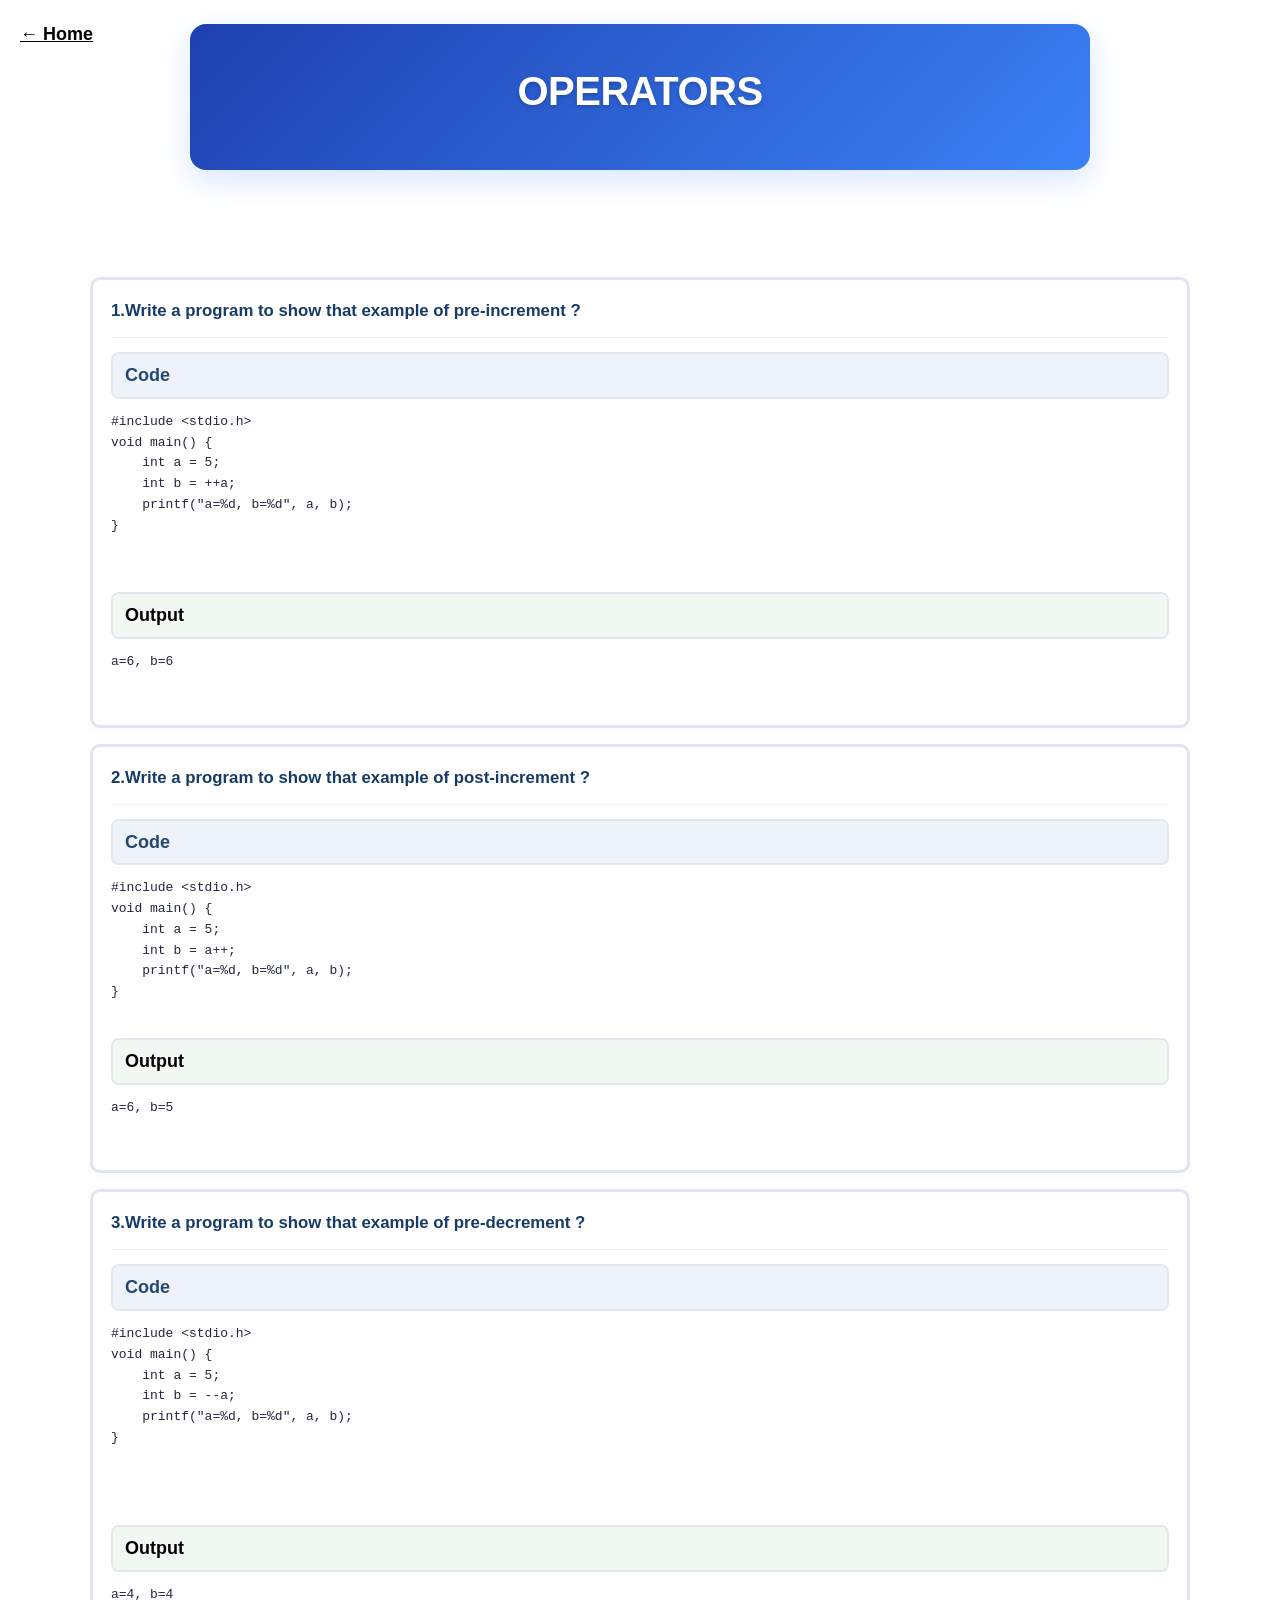
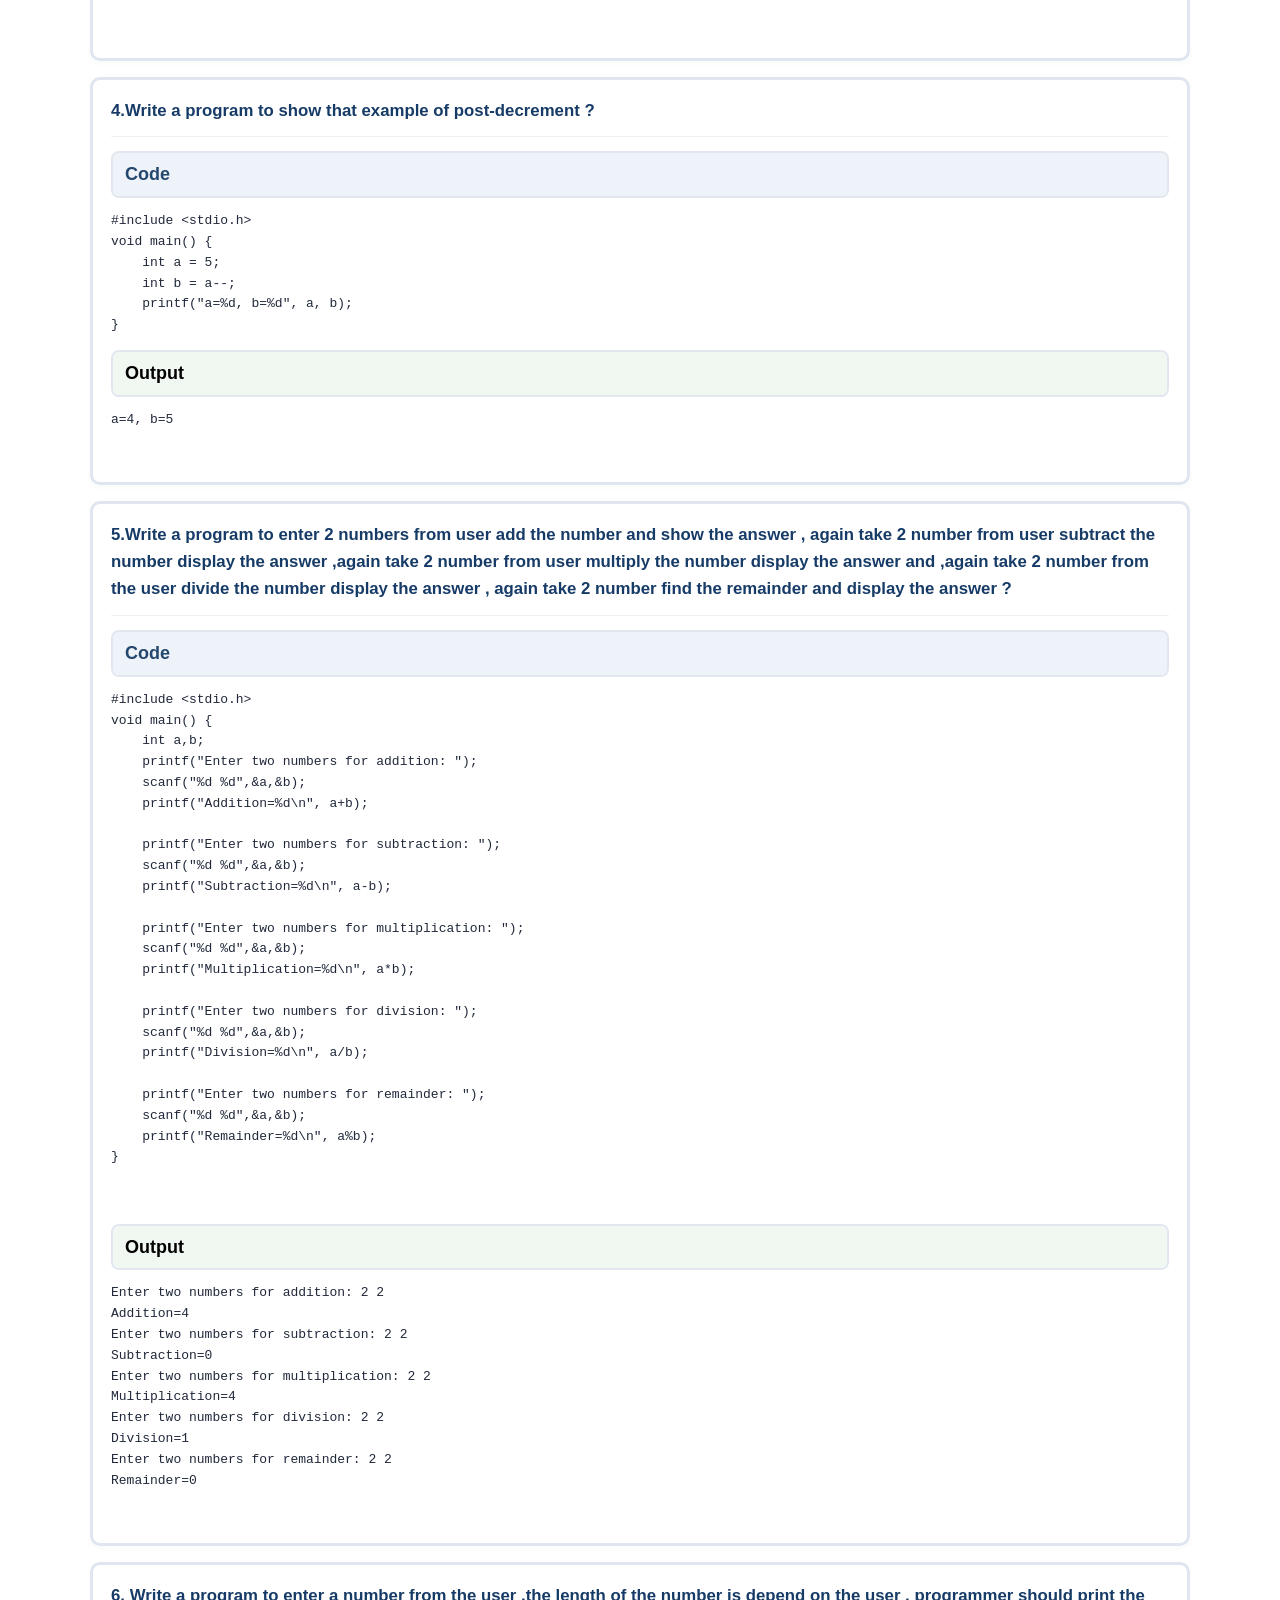
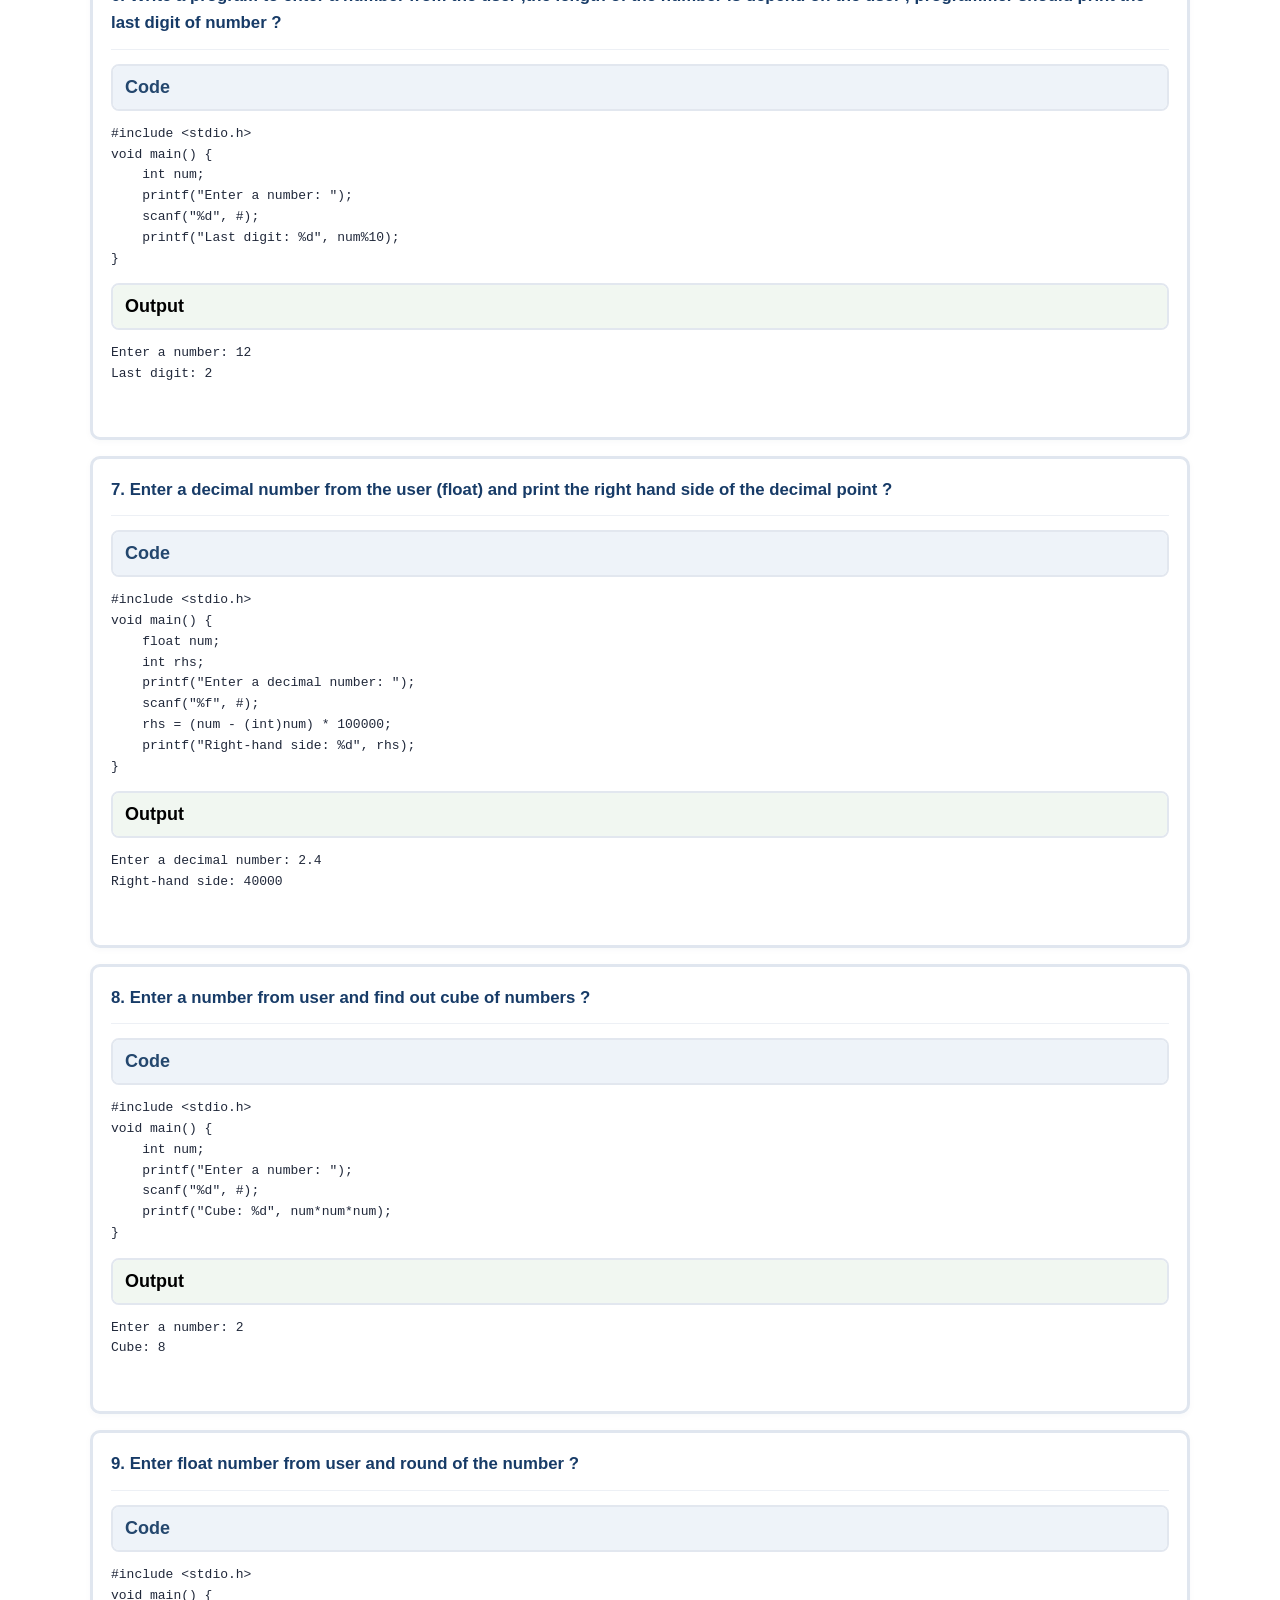
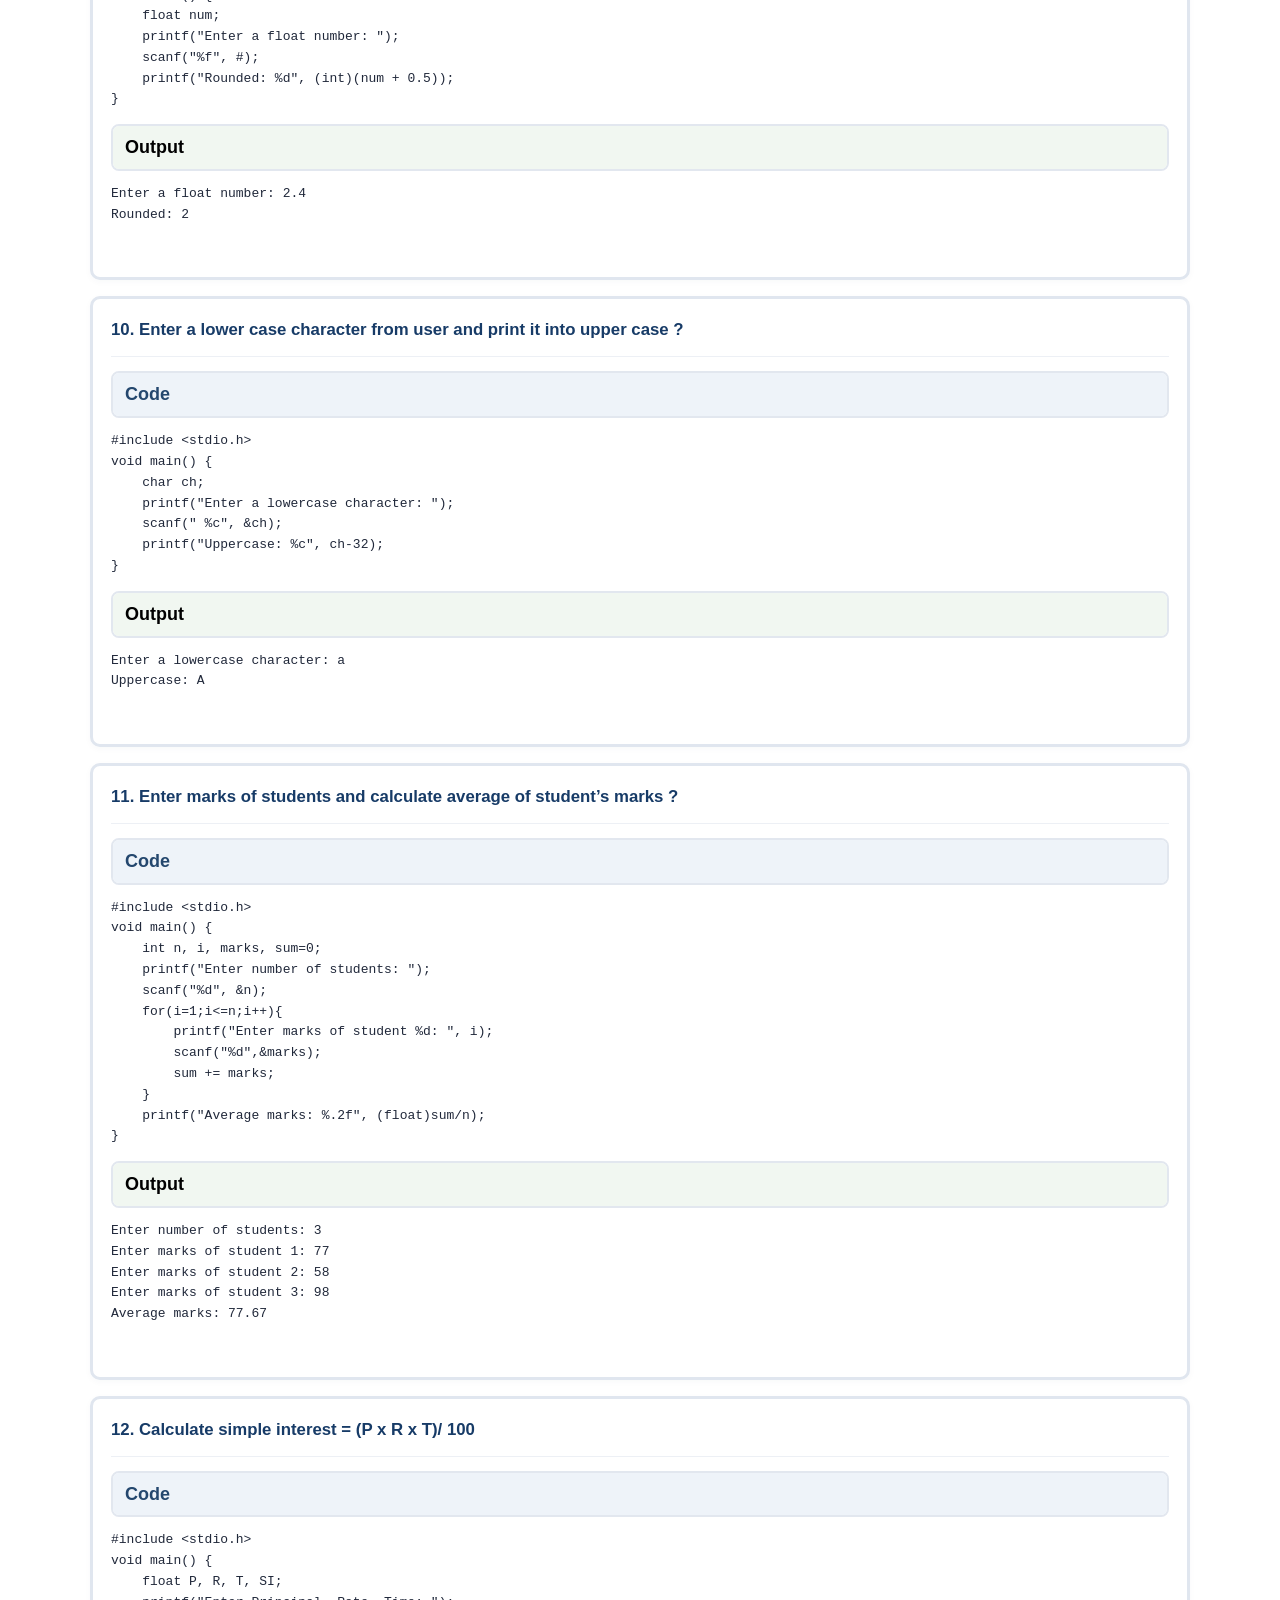
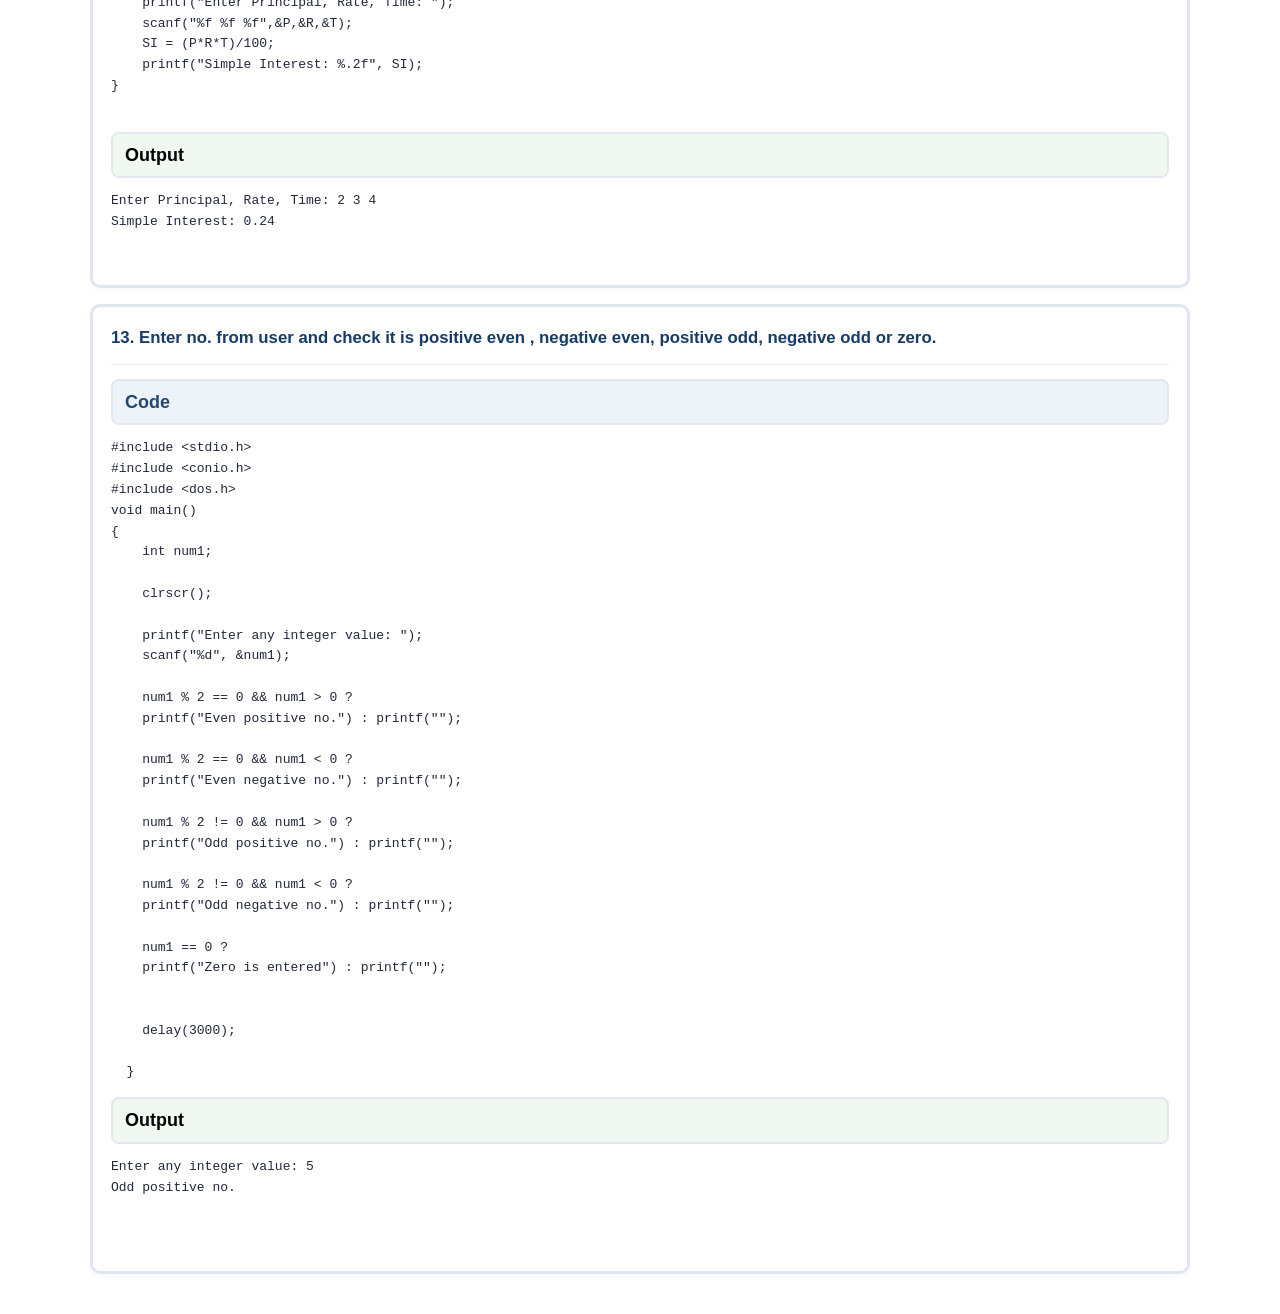
<file: operators.html>
<html>
 <head>
  <title>
   C CODE HUB
  </title>
  <meta content="width=device-width, initial-scale=1" name="viewport"/>
  <link href="style.css" rel="stylesheet"/>
 </head>
 <body class="topic-page">
  <header class="site-header">
   <a class="home-link" href="index.html">
    ← Home
   </a>
   <h1 class="page-title">
    OPERATORS
   </h1>
  </header>
  <main class="content">
   <br/>
   <br/>
   <!--1st-->
   <section class="question-card">
    <div class="question-title">
     <h2 class="question-heading">
      1.Write a program to show that example of pre-increment ?
     </h2>
    </div>
    <div class="code-panel">
     <div class="panel-label">
      Code
     </div>
    </div>
    <pre>
#include &lt;stdio.h&gt;
void main() {
    int a = 5;
    int b = ++a;
    printf("a=%d, b=%d", a, b);
}

    </pre>
    <div class="output-panel">
     <div class="panel-label">
      Output
     </div>
    </div>
    <pre>
a=6, b=6
    </pre>
    <!--2nd-->
   </section>
   <section class="question-card">
    <div class="question-title">
     <h2 class="question-heading">
      2.Write a program to show that example of post-increment ?
     </h2>
    </div>
    <div class="code-panel">
     <div class="panel-label">
      Code
     </div>
    </div>
    <pre>
#include &lt;stdio.h&gt;
void main() {
    int a = 5;
    int b = a++;
    printf("a=%d, b=%d", a, b);
}
    </pre>
    <div class="output-panel">
     <div class="panel-label">
      Output
     </div>
    </div>
    <pre>
a=6, b=5
    </pre>
    <!--3rd-->
   </section>
   <section class="question-card">
    <div class="question-title">
     <h2 class="question-heading">
      3.Write a program to show that example of pre-decrement ?
     </h2>
    </div>
    <div class="code-panel">
     <div class="panel-label">
      Code
     </div>
    </div>
    <pre>
#include &lt;stdio.h&gt;
void main() {
    int a = 5;
    int b = --a;
    printf("a=%d, b=%d", a, b);
}


    </pre>
    <div class="output-panel">
     <div class="panel-label">
      Output
     </div>
    </div>
    <pre>
a=4, b=4
    </pre>
    <!--4th-->
   </section>
   <section class="question-card">
    <div class="question-title">
     <h2 class="question-heading">
      4.Write a program to show that example of post-decrement ?
     </h2>
    </div>
    <div class="code-panel">
     <div class="panel-label">
      Code
     </div>
    </div>
    <pre>
#include &lt;stdio.h&gt;
void main() {
    int a = 5;
    int b = a--;
    printf("a=%d, b=%d", a, b);
}
</pre>
    <div class="output-panel">
     <div class="panel-label">
      Output
     </div>
    </div>
    <pre>
a=4, b=5
    </pre>
    <!--5th-->
   </section>
   <section class="question-card">
    <div class="question-title">
     <h2 class="question-heading">
      5.Write a program to enter 2 numbers from user add the number and show the answer , 
  again take 2 number from user subtract the number display the answer ,again take 2 number from user multiply 
  the number display the answer and ,again take 2 number from the user divide the number display the answer ,
  again take 2 number find the remainder and display the answer ?
     </h2>
    </div>
    <div class="code-panel">
     <div class="panel-label">
      Code
     </div>
    </div>
    <pre>
#include &lt;stdio.h&gt;
void main() {
    int a,b;
    printf("Enter two numbers for addition: ");
    scanf("%d %d",&amp;a,&amp;b);
    printf("Addition=%d\n", a+b);

    printf("Enter two numbers for subtraction: ");
    scanf("%d %d",&amp;a,&amp;b);
    printf("Subtraction=%d\n", a-b);

    printf("Enter two numbers for multiplication: ");
    scanf("%d %d",&amp;a,&amp;b);
    printf("Multiplication=%d\n", a*b);

    printf("Enter two numbers for division: ");
    scanf("%d %d",&amp;a,&amp;b);
    printf("Division=%d\n", a/b);

    printf("Enter two numbers for remainder: ");
    scanf("%d %d",&amp;a,&amp;b);
    printf("Remainder=%d\n", a%b);
}

    </pre>
    <div class="output-panel">
     <div class="panel-label">
      Output
     </div>
    </div>
    <pre>
Enter two numbers for addition: 2 2
Addition=4
Enter two numbers for subtraction: 2 2
Subtraction=0
Enter two numbers for multiplication: 2 2
Multiplication=4
Enter two numbers for division: 2 2
Division=1
Enter two numbers for remainder: 2 2
Remainder=0
    </pre>
    <!--6th-->
   </section>
   <section class="question-card">
    <div class="question-title">
     <h2 class="question-heading">
      6. Write a program to enter a number from the user ,the length of the number is depend on the user ,
  programmer should print the last digit of number ?
     </h2>
    </div>
    <div class="code-panel">
     <div class="panel-label">
      Code
     </div>
    </div>
    <pre>
#include &lt;stdio.h&gt;
void main() {
    int num;
    printf("Enter a number: ");
    scanf("%d", #);
    printf("Last digit: %d", num%10);
}
</pre>
    <div class="output-panel">
     <div class="panel-label">
      Output
     </div>
    </div>
    <pre>
Enter a number: 12
Last digit: 2
    </pre>
    <!--7th-->
   </section>
   <section class="question-card">
    <div class="question-title">
     <h2 class="question-heading">
      7. Enter a decimal number from the user (float) and print the right hand side of the decimal point ?
     </h2>
    </div>
    <div class="code-panel">
     <div class="panel-label">
      Code
     </div>
    </div>
    <pre>
#include &lt;stdio.h&gt;
void main() {
    float num;
    int rhs;
    printf("Enter a decimal number: ");
    scanf("%f", #);
    rhs = (num - (int)num) * 100000; 
    printf("Right-hand side: %d", rhs);
}
</pre>
    <div class="output-panel">
     <div class="panel-label">
      Output
     </div>
    </div>
    <pre>
Enter a decimal number: 2.4
Right-hand side: 40000
    </pre>
    <!--8th-->
   </section>
   <section class="question-card">
    <div class="question-title">
     <h2 class="question-heading">
      8. Enter a number from user and find out cube of numbers ?
     </h2>
    </div>
    <div class="code-panel">
     <div class="panel-label">
      Code
     </div>
    </div>
    <pre>
#include &lt;stdio.h&gt;
void main() {
    int num;
    printf("Enter a number: ");
    scanf("%d", #);
    printf("Cube: %d", num*num*num);
}
</pre>
    <div class="output-panel">
     <div class="panel-label">
      Output
     </div>
    </div>
    <pre>
Enter a number: 2
Cube: 8
    </pre>
    <!--9th-->
   </section>
   <section class="question-card">
    <div class="question-title">
     <h2 class="question-heading">
      9. Enter float number from user and round of the number ?
     </h2>
    </div>
    <div class="code-panel">
     <div class="panel-label">
      Code
     </div>
    </div>
    <pre>
#include &lt;stdio.h&gt;
void main() {
    float num;
    printf("Enter a float number: ");
    scanf("%f", #);
    printf("Rounded: %d", (int)(num + 0.5));
}
</pre>
    <div class="output-panel">
     <div class="panel-label">
      Output
     </div>
    </div>
    <pre>
Enter a float number: 2.4
Rounded: 2
    </pre>
    <!--10th-->
   </section>
   <section class="question-card">
    <div class="question-title">
     <h2 class="question-heading">
      10. Enter a lower case character from user and print it into upper case ?
     </h2>
    </div>
    <div class="code-panel">
     <div class="panel-label">
      Code
     </div>
    </div>
    <pre>
#include &lt;stdio.h&gt;
void main() {
    char ch;
    printf("Enter a lowercase character: ");
    scanf(" %c", &amp;ch);
    printf("Uppercase: %c", ch-32);
}
</pre>
    <div class="output-panel">
     <div class="panel-label">
      Output
     </div>
    </div>
    <pre>
Enter a lowercase character: a
Uppercase: A
    </pre>
    <!--11th-->
   </section>
   <section class="question-card">
    <div class="question-title">
     <h2 class="question-heading">
      11. Enter marks of students and calculate average of student’s marks ?
     </h2>
    </div>
    <div class="code-panel">
     <div class="panel-label">
      Code
     </div>
    </div>
    <pre>
#include &lt;stdio.h&gt;
void main() {
    int n, i, marks, sum=0;
    printf("Enter number of students: ");
    scanf("%d", &amp;n);
    for(i=1;i&lt;=n;i++){
        printf("Enter marks of student %d: ", i);
        scanf("%d",&amp;marks);
        sum += marks;
    }
    printf("Average marks: %.2f", (float)sum/n);
}
</pre>
    <div class="output-panel">
     <div class="panel-label">
      Output
     </div>
    </div>
    <pre>
Enter number of students: 3
Enter marks of student 1: 77
Enter marks of student 2: 58
Enter marks of student 3: 98
Average marks: 77.67
    </pre>
    <!--12th-->
   </section>
   <section class="question-card">
    <div class="question-title">
     <h2 class="question-heading">
      12. Calculate simple interest = (P x R x T)/ 100
     </h2>
    </div>
    <div class="code-panel">
     <div class="panel-label">
      Code
     </div>
    </div>
    <pre>
#include &lt;stdio.h&gt;
void main() {
    float P, R, T, SI;
    printf("Enter Principal, Rate, Time: ");
    scanf("%f %f %f",&amp;P,&amp;R,&amp;T);
    SI = (P*R*T)/100;
    printf("Simple Interest: %.2f", SI);
}

</pre>
    <div class="output-panel">
     <div class="panel-label">
      Output
     </div>
    </div>
    <pre>
Enter Principal, Rate, Time: 2 3 4
Simple Interest: 0.24
    </pre>
   </section>
   <section class="question-card">
    <div class="question-title">
     <h2 class="question-heading">
      13. Enter no. from user and check it is positive even , negative even, positive odd, negative odd or zero.
     </h2>
    </div>
    <div class="code-panel">
     <div class="panel-label">
      Code
     </div>
    </div>
    <pre>
#include &lt;stdio.h&gt;
#include &lt;conio.h&gt;
#include &lt;dos.h&gt;
void main()
{
    int num1;

    clrscr();

    printf("Enter any integer value: ");
    scanf("%d", &num1);

    num1 % 2 == 0 && num1 > 0 ?
    printf("Even positive no.") : printf("");

    num1 % 2 == 0 && num1 < 0 ?
    printf("Even negative no.") : printf("");

    num1 % 2 != 0 && num1 > 0 ?
    printf("Odd positive no.") : printf("");

    num1 % 2 != 0 && num1 < 0 ?
    printf("Odd negative no.") : printf("");

    num1 == 0 ?
    printf("Zero is entered") : printf("");

    
    delay(3000);

  }
</pre>
    <div class="output-panel">
     <div class="panel-label">
      Output
     </div>
    </div>
    <pre>
Enter any integer value: 5          
Odd positive no.
            
    </pre>
   </section>
  </main>
 </body>
</html>
</file>
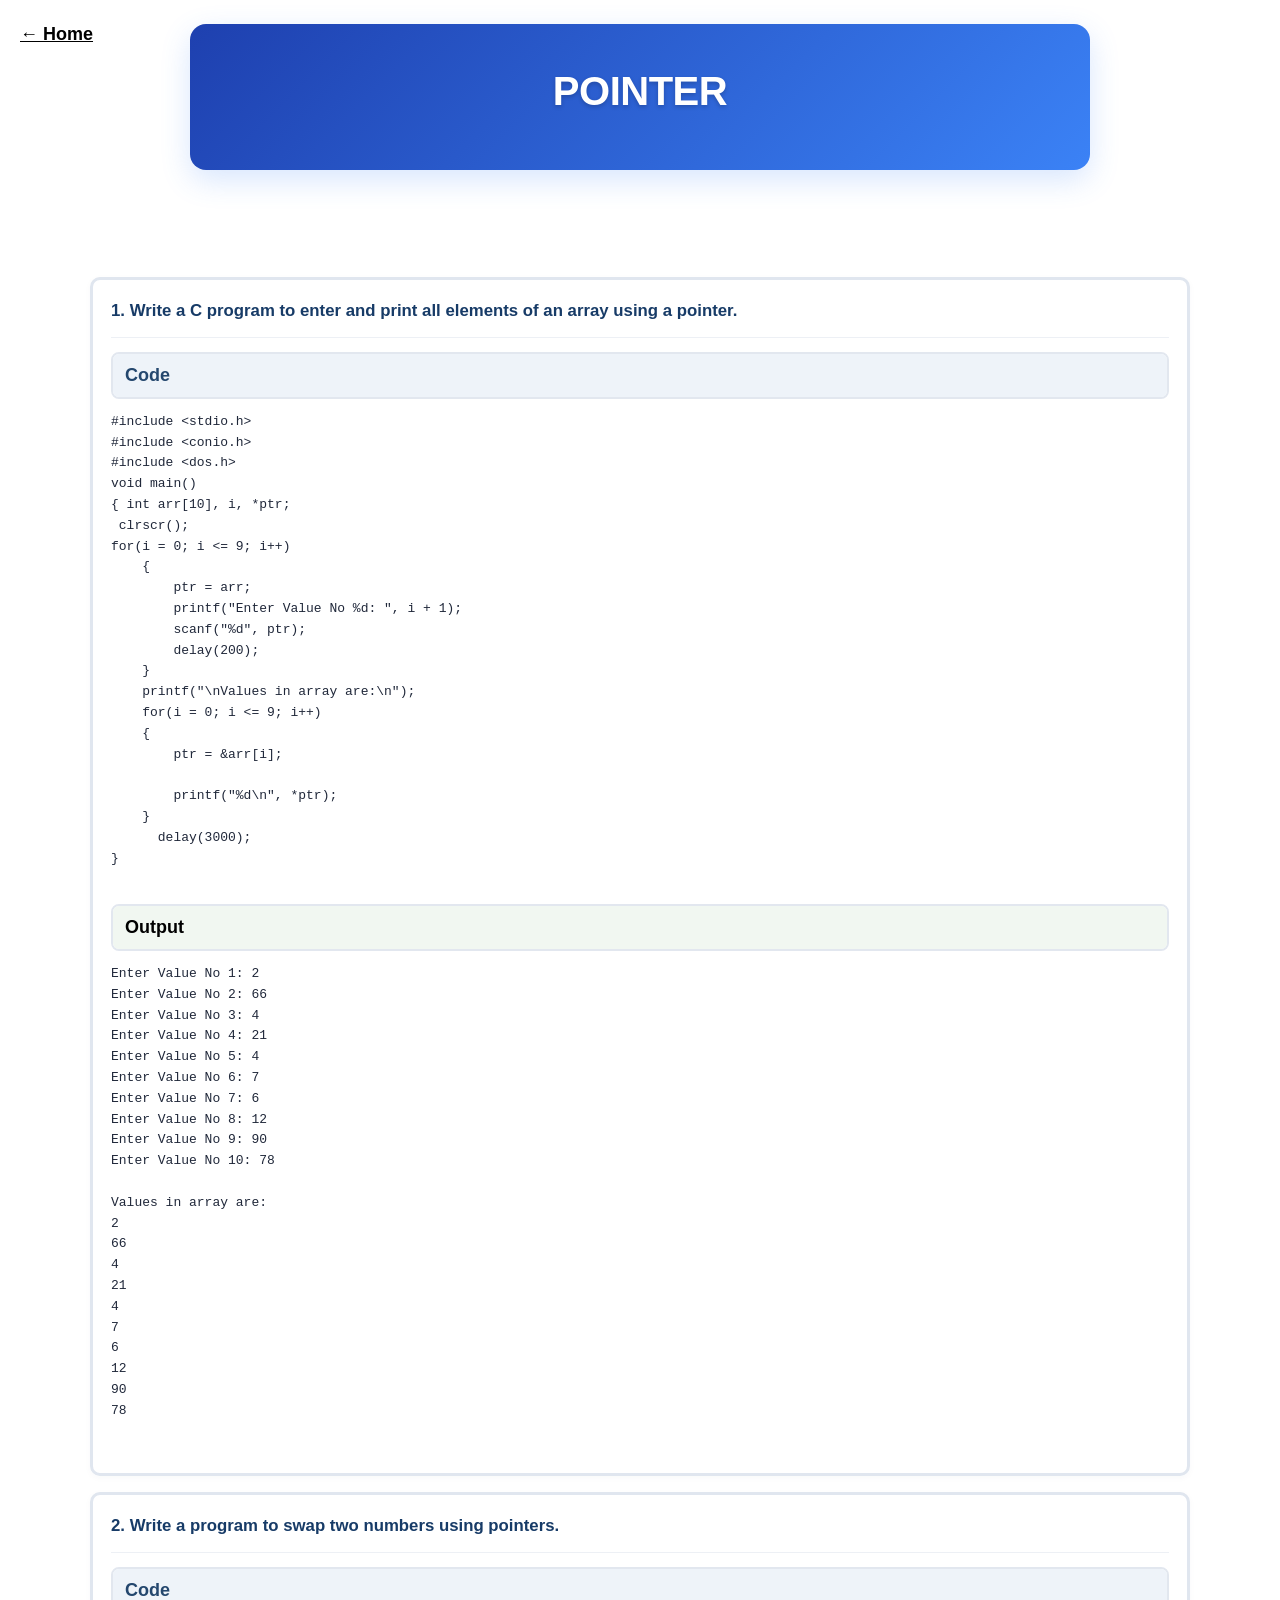
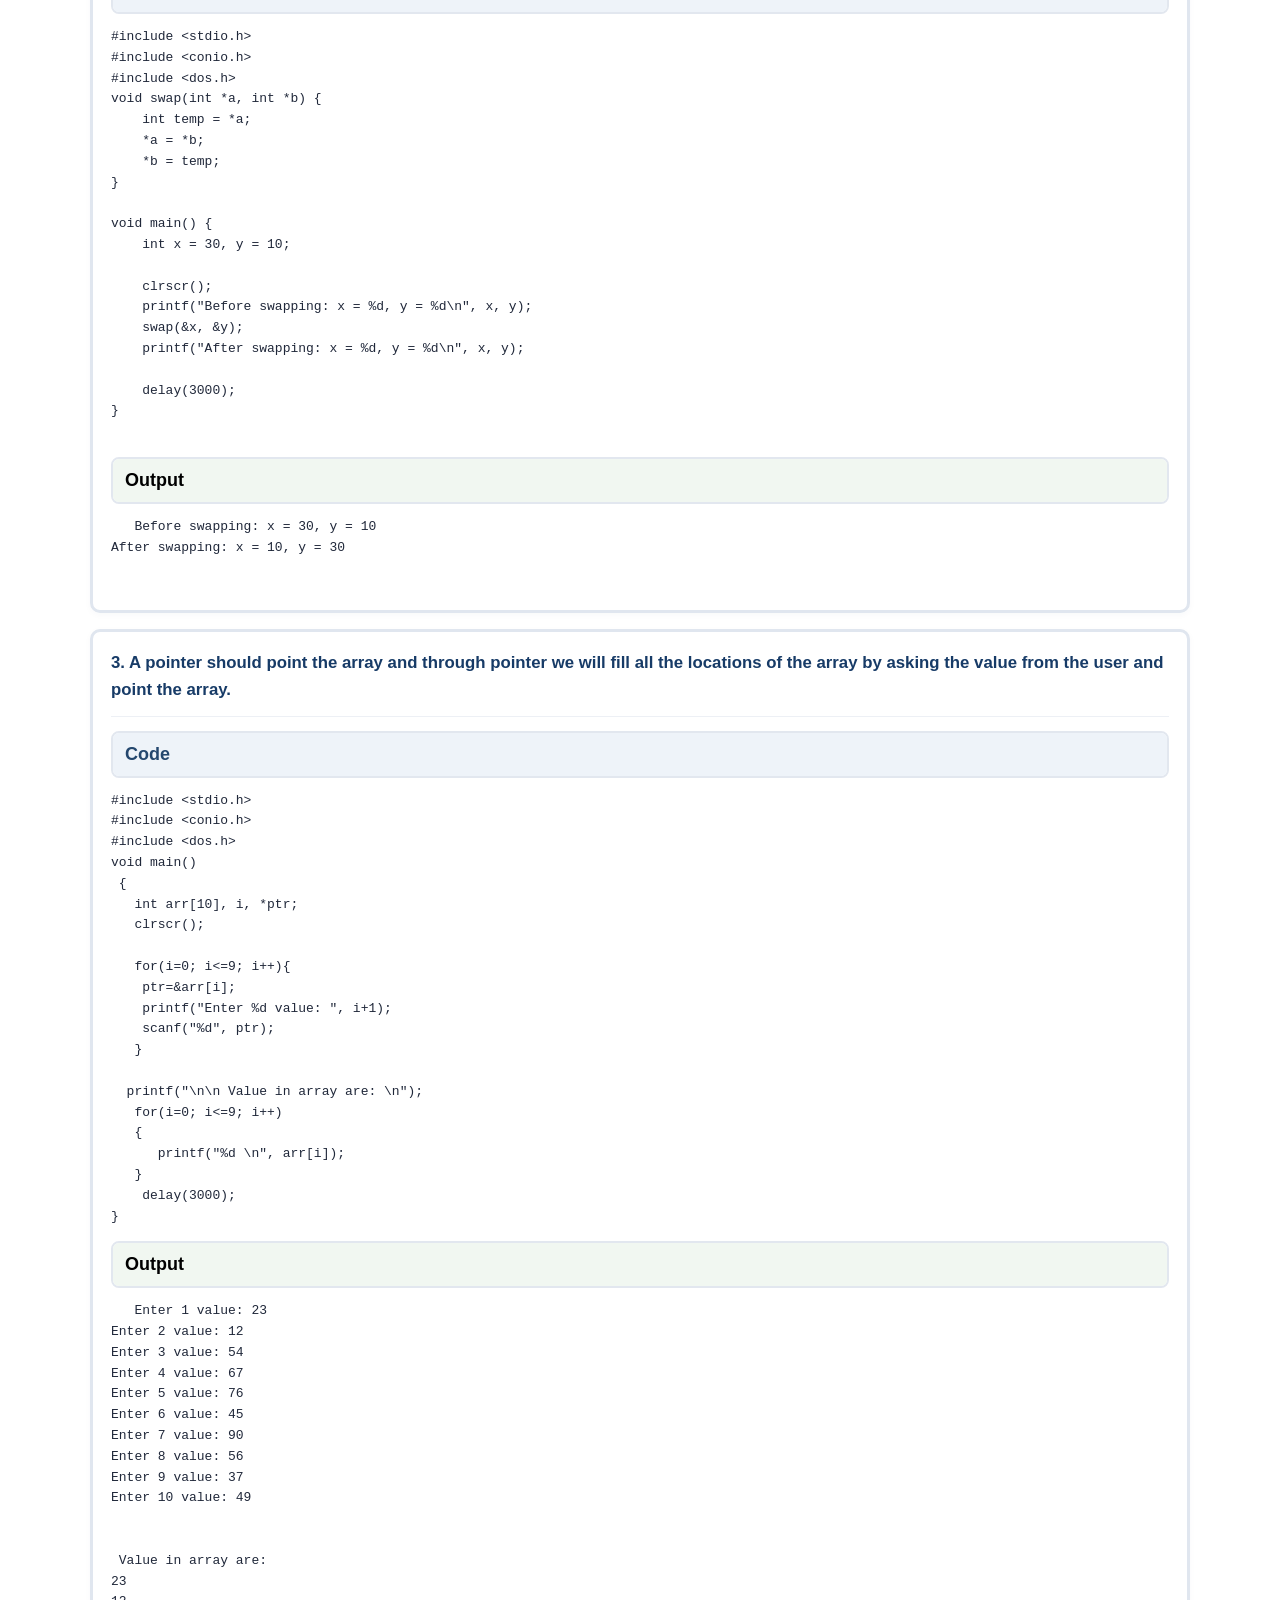
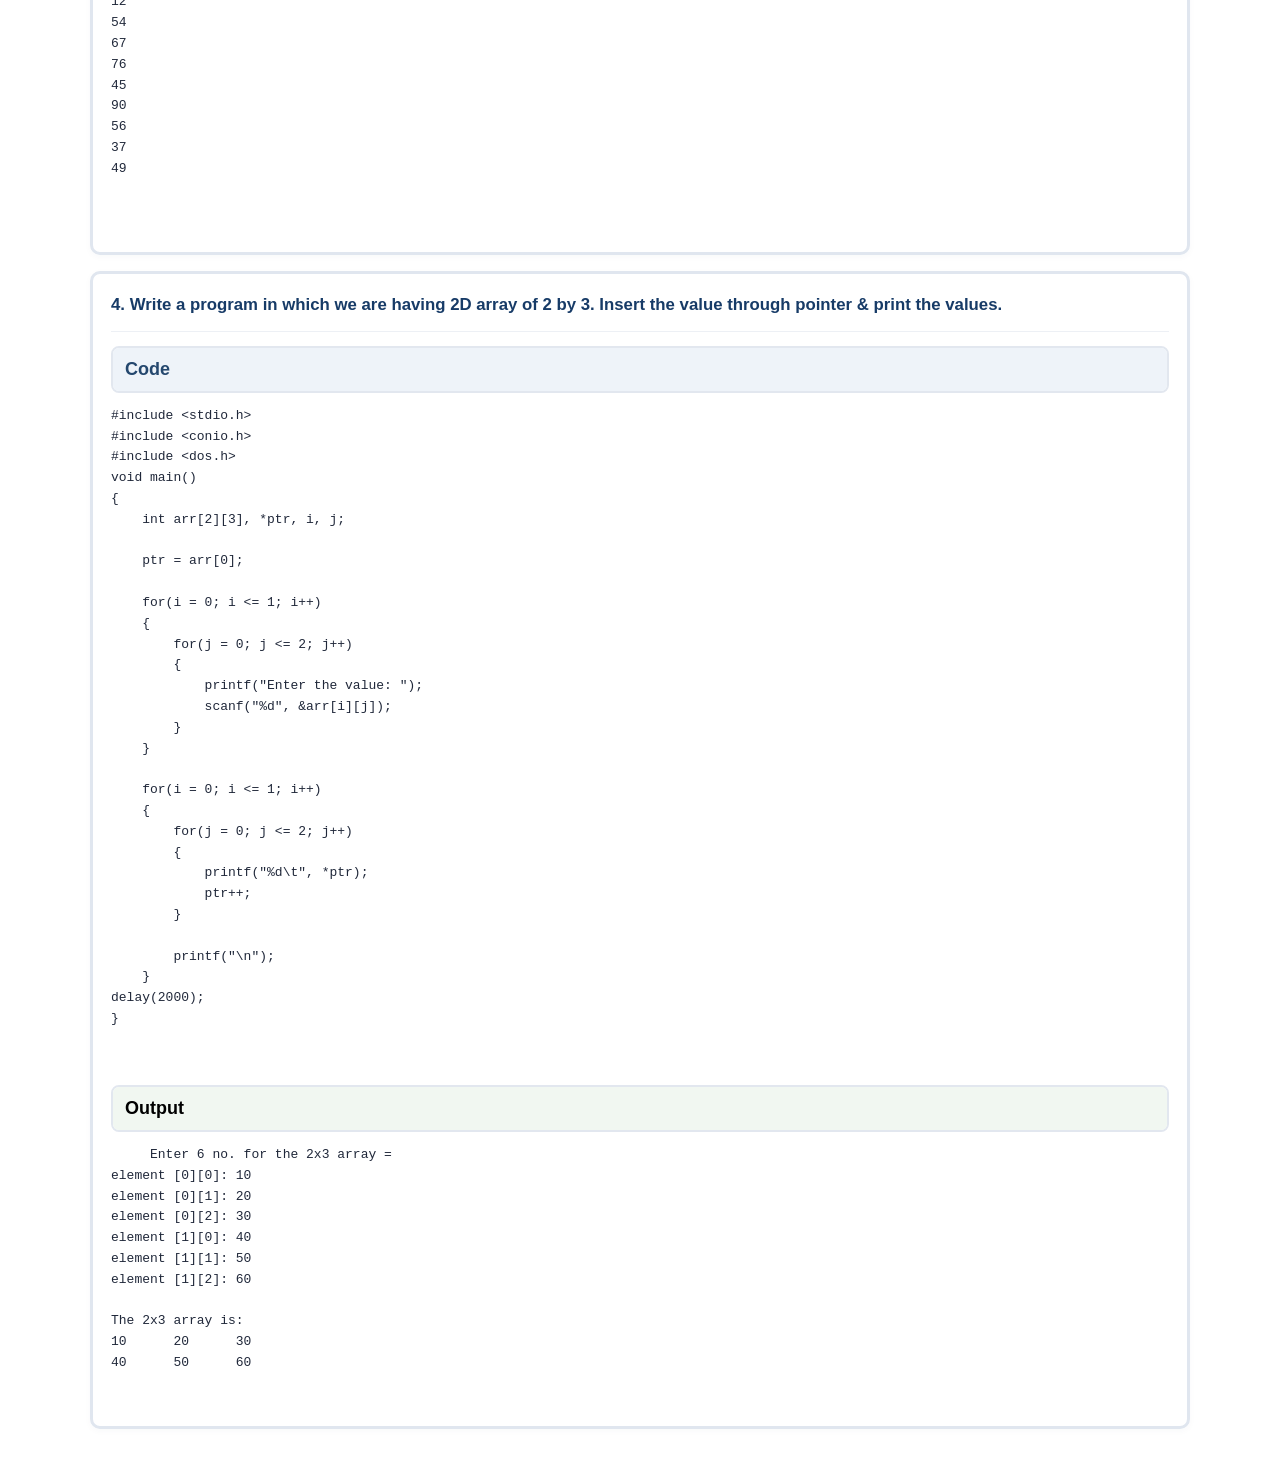
<file: pointer.html>
<html>
 <head>
  <title>
   C CODE HUB
  </title>
  <meta content="width=device-width, initial-scale=1" name="viewport"/>
  <link href="style.css" rel="stylesheet"/>
 </head>
 <body class="topic-page">
  <header class="site-header">
   <a class="home-link" href="index.html">
    ← Home
   </a>
   <h1 class="page-title">
   POINTER
   </h1>
  </header>
  <main class="content">
   <br/>
   <br/>
    <section class="question-card">
    <div class="question-title">
     <h2 class="question-heading">
1. Write a C program to enter and print all elements of an array using a pointer.
     </h2>
    </div>
    <div class="code-panel">
     <div class="panel-label">
      Code
     </div>
    </div>
    <pre>
#include &lt;stdio.h&gt;
#include &lt;conio.h&gt;
#include &lt;dos.h&gt;      
void main()
{ int arr[10], i, *ptr;
 clrscr();
for(i = 0; i <= 9; i++)
    {
        ptr = arr;
        printf("Enter Value No %d: ", i + 1);
        scanf("%d", ptr);
        delay(200);
    }
    printf("\nValues in array are:\n");
    for(i = 0; i <= 9; i++)
    {
        ptr = &arr[i];

        printf("%d\n", *ptr);
    }
      delay(3000);
}
    </pre>
    <div class="output-panel">
     <div class="panel-label">
      Output
     </div>
    </div>
    <pre>
Enter Value No 1: 2
Enter Value No 2: 66
Enter Value No 3: 4
Enter Value No 4: 21
Enter Value No 5: 4
Enter Value No 6: 7
Enter Value No 7: 6
Enter Value No 8: 12
Enter Value No 9: 90
Enter Value No 10: 78

Values in array are:
2
66
4
21
4
7
6
12
90
78  
    </pre>
   </section>


      <section class="question-card">
    <div class="question-title">
     <h2 class="question-heading">
2. Write a program to swap two numbers using pointers.
     </h2>
    </div>
    <div class="code-panel">
     <div class="panel-label">
      Code
     </div>
    </div>
    <pre>
#include &lt;stdio.h&gt;
#include &lt;conio.h&gt;
#include &lt;dos.h&gt;      
void swap(int *a, int *b) {
    int temp = *a;
    *a = *b;
    *b = temp;
}

void main() {
    int x = 30, y = 10;

    clrscr();
    printf("Before swapping: x = %d, y = %d\n", x, y);
    swap(&x, &y);
    printf("After swapping: x = %d, y = %d\n", x, y);

    delay(3000);
}
    </pre>
    <div class="output-panel">
     <div class="panel-label">
      Output
     </div>
    </div>
    <pre>
   Before swapping: x = 30, y = 10
After swapping: x = 10, y = 30
    </pre>
   </section>




      <section class="question-card">
    <div class="question-title">
     <h2 class="question-heading">
3. A pointer should point the array and through pointer we will fill all the locations of the array by asking the value from the user and point the array.
     </h2>
    </div>
    <div class="code-panel">
     <div class="panel-label">
      Code
     </div>
    </div>
    <pre>
#include &lt;stdio.h&gt;
#include &lt;conio.h&gt;
#include &lt;dos.h&gt;      
void main()
 {
   int arr[10], i, *ptr;
   clrscr();

   for(i=0; i<=9; i++){
    ptr=&arr[i];
    printf("Enter %d value: ", i+1);
    scanf("%d", ptr);
   }

  printf("\n\n Value in array are: \n");
   for(i=0; i<=9; i++)
   {
      printf("%d \n", arr[i]);
   }
    delay(3000);
}    </pre>
    <div class="output-panel">
     <div class="panel-label">
      Output
     </div>
    </div>
    <pre>
   Enter 1 value: 23
Enter 2 value: 12
Enter 3 value: 54
Enter 4 value: 67
Enter 5 value: 76
Enter 6 value: 45
Enter 7 value: 90
Enter 8 value: 56
Enter 9 value: 37
Enter 10 value: 49


 Value in array are:
23
12
54
67
76
45
90
56
37
49
          
    </pre>
   </section>

    
      <section class="question-card">
    <div class="question-title">
     <h2 class="question-heading">
4. Write a program in which we are having 2D array of 2 by 3. Insert the value through pointer & print the values.
     </h2>
    </div>
    <div class="code-panel">
     <div class="panel-label">
      Code
     </div>
    </div>
    <pre>
#include &lt;stdio.h&gt;
#include &lt;conio.h&gt;
#include &lt;dos.h&gt;    
void main()
{
    int arr[2][3], *ptr, i, j;

    ptr = arr[0];

    for(i = 0; i <= 1; i++)
    {
        for(j = 0; j <= 2; j++)
        {
            printf("Enter the value: ");
            scanf("%d", &arr[i][j]);
        }
    }

    for(i = 0; i <= 1; i++)
    {
        for(j = 0; j <= 2; j++)
        {
            printf("%d\t", *ptr);
            ptr++;
        }

        printf("\n");
    }
delay(2000);
}

    </pre>
    <div class="output-panel">
     <div class="panel-label">
      Output
     </div>
    </div>
    <pre>
     Enter 6 no. for the 2x3 array =
element [0][0]: 10
element [0][1]: 20
element [0][2]: 30
element [1][0]: 40
element [1][1]: 50
element [1][2]: 60

The 2x3 array is:
10      20      30
40      50      60     
    </pre>
   </section>

    </main>
 </body>
</html>
</file>
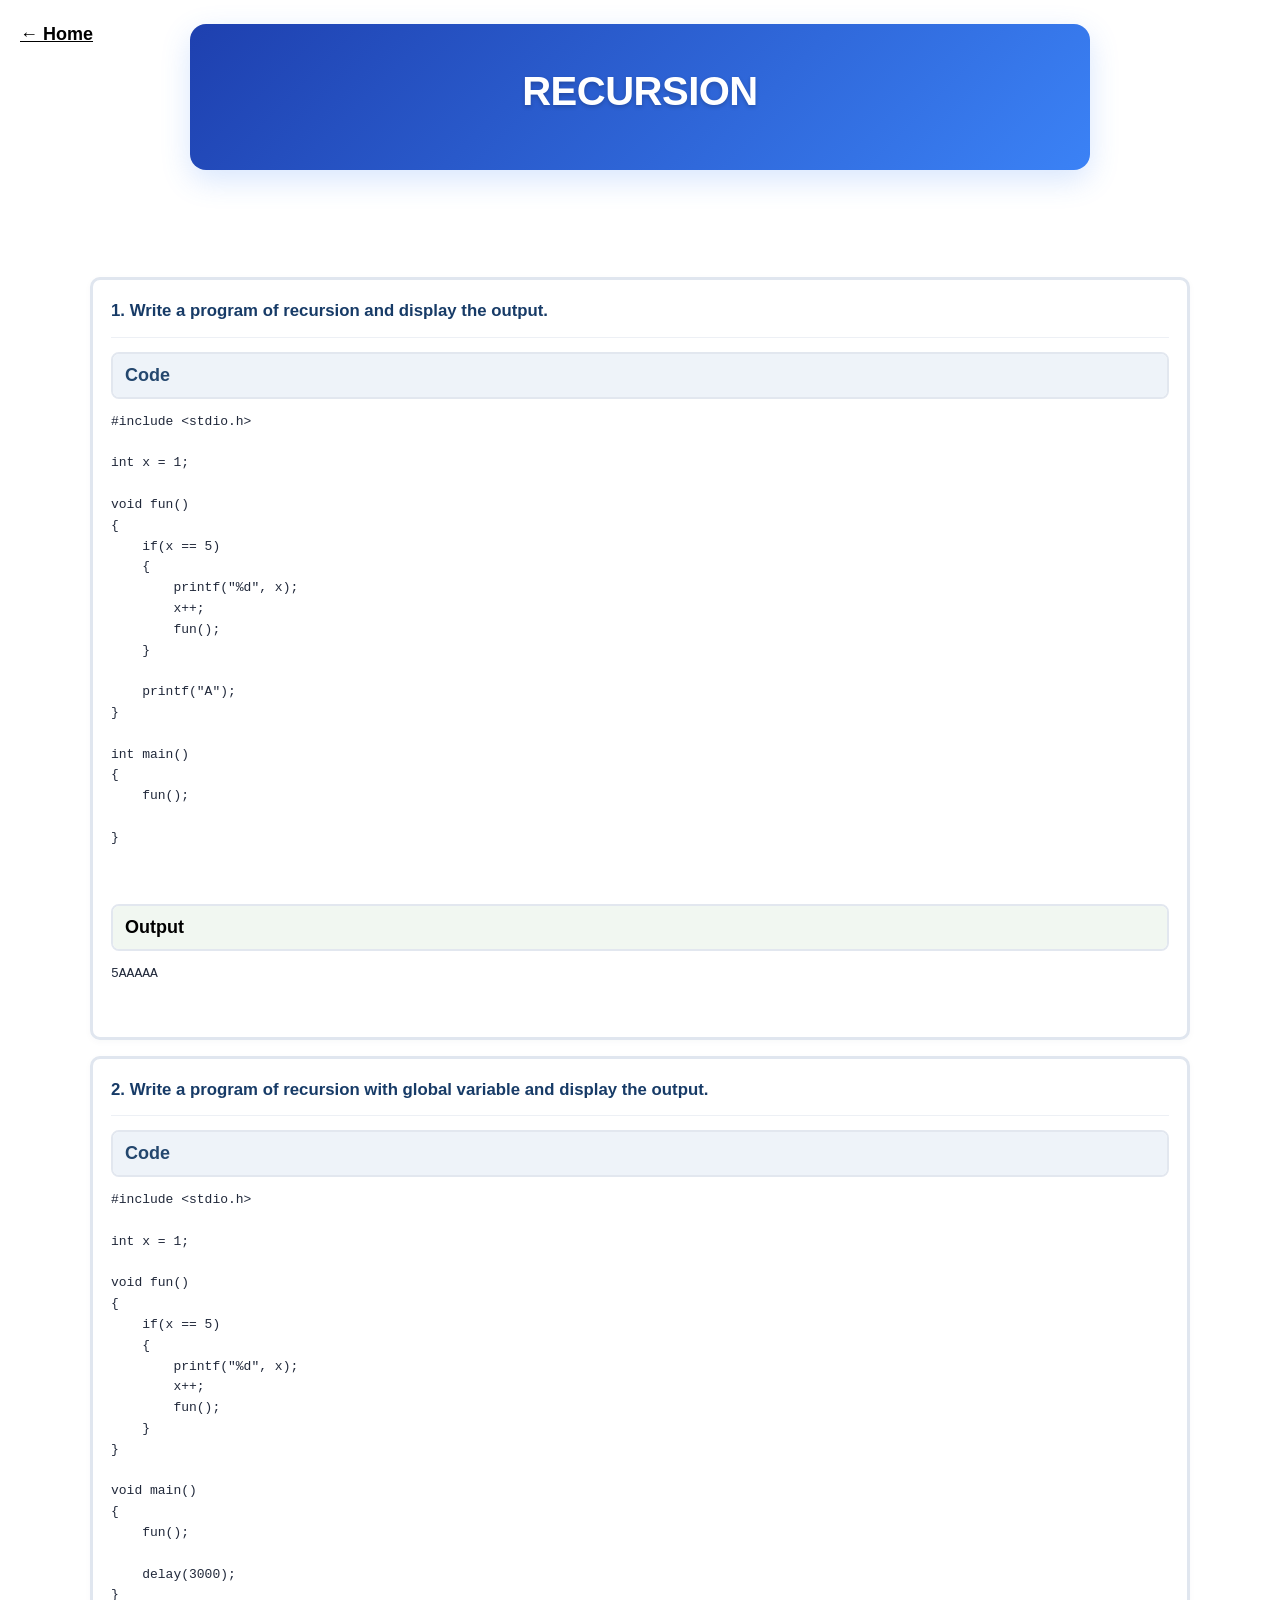
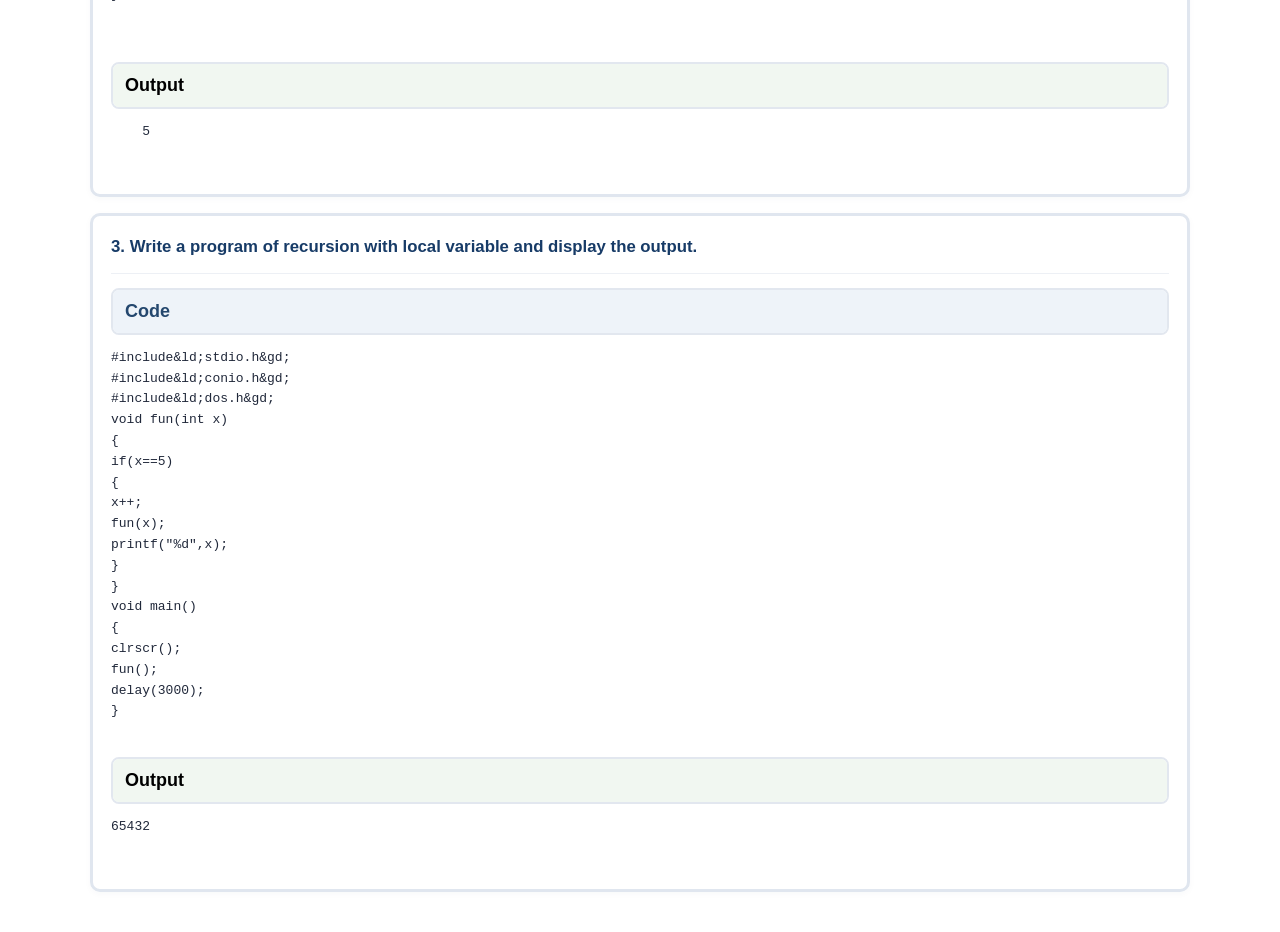
<file: recursion.html>
<html>
 <head>
  <title>
   C CODE HUB
  </title>
  <meta content="width=device-width, initial-scale=1" name="viewport"/>
  <link href="style.css" rel="stylesheet"/>
 </head>
 <body class="topic-page">
  <header class="site-header">
   <a class="home-link" href="index.html">
    ← Home
   </a>
   <h1 class="page-title">
    RECURSION 
   </h1>
  </header>
  <main class="content">
   <br/>
   <br/>

<section class="question-card">
    <div class="question-title">
     <h2 class="question-heading">
      1. Write a program of recursion and display the output.
     </h2>
    </div>
    <div class="code-panel">
     <div class="panel-label">
      Code
     </div>
    </div>
    <pre>
#include &lt;stdio.h&gt;

int x = 1;

void fun()
{
    if(x == 5)
    {
        printf("%d", x);
        x++;
        fun();
    }

    printf("A");
}

int main()
{
    fun();

}

    </pre>
    <div class="output-panel">
     <div class="panel-label">
      Output
     </div>
    </div>
    <pre>
5AAAAA
    </pre>
    <!--2nd-->
   </section>

    <section class="question-card">
    <div class="question-title">
     <h2 class="question-heading">
      2. Write a program of recursion with global variable and display the output.
     </h2>
    </div>
    <div class="code-panel">
     <div class="panel-label">
      Code
     </div>
    </div>
    <pre>
#include &lt;stdio.h&gt;

int x = 1;

void fun()
{
    if(x == 5)
    {
        printf("%d", x);
        x++;
        fun();
    }
}

void main()
{
    fun();

    delay(3000);
}

    </pre>
    <div class="output-panel">
     <div class="panel-label">
      Output
     </div>
    </div>
    <pre>
    5
    </pre>
    <!--2nd-->
   </section>

    <section class="question-card">
    <div class="question-title">
     <h2 class="question-heading">
      3. Write a program of recursion with local variable and display the output.
     </h2>
    </div>
    <div class="code-panel">
     <div class="panel-label">
      Code
     </div>
    </div>
    <pre>
#include&ld;stdio.h&gd;
#include&ld;conio.h&gd;
#include&ld;dos.h&gd;
void fun(int x)
{
if(x==5)
{
x++;
fun(x);
printf("%d",x);
}
}
void main()
{
clrscr();
fun();
delay(3000);
}
    </pre>
    <div class="output-panel">
     <div class="panel-label">
      Output
     </div>
    </div>
    <pre>
65432
    </pre>
    <!--2nd-->
   </section>
  </main>
 </body>
</html>
</file>
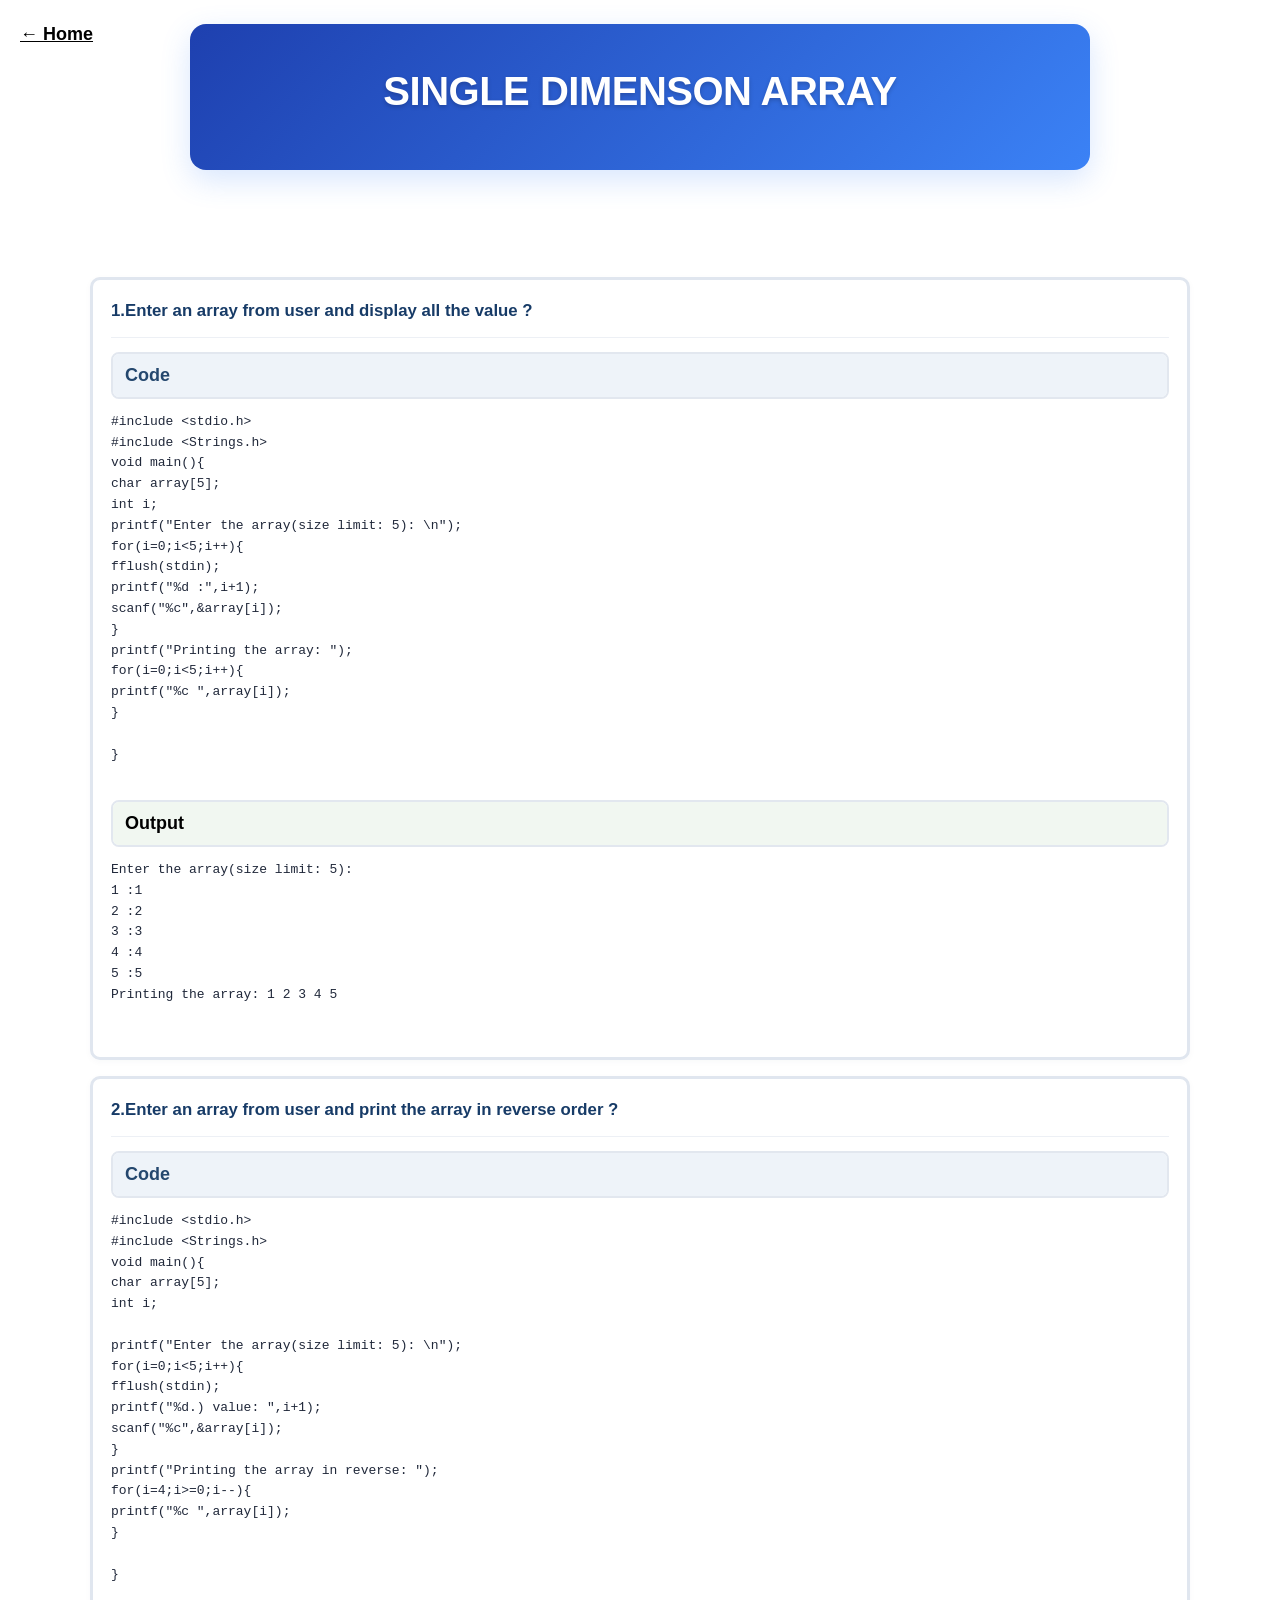
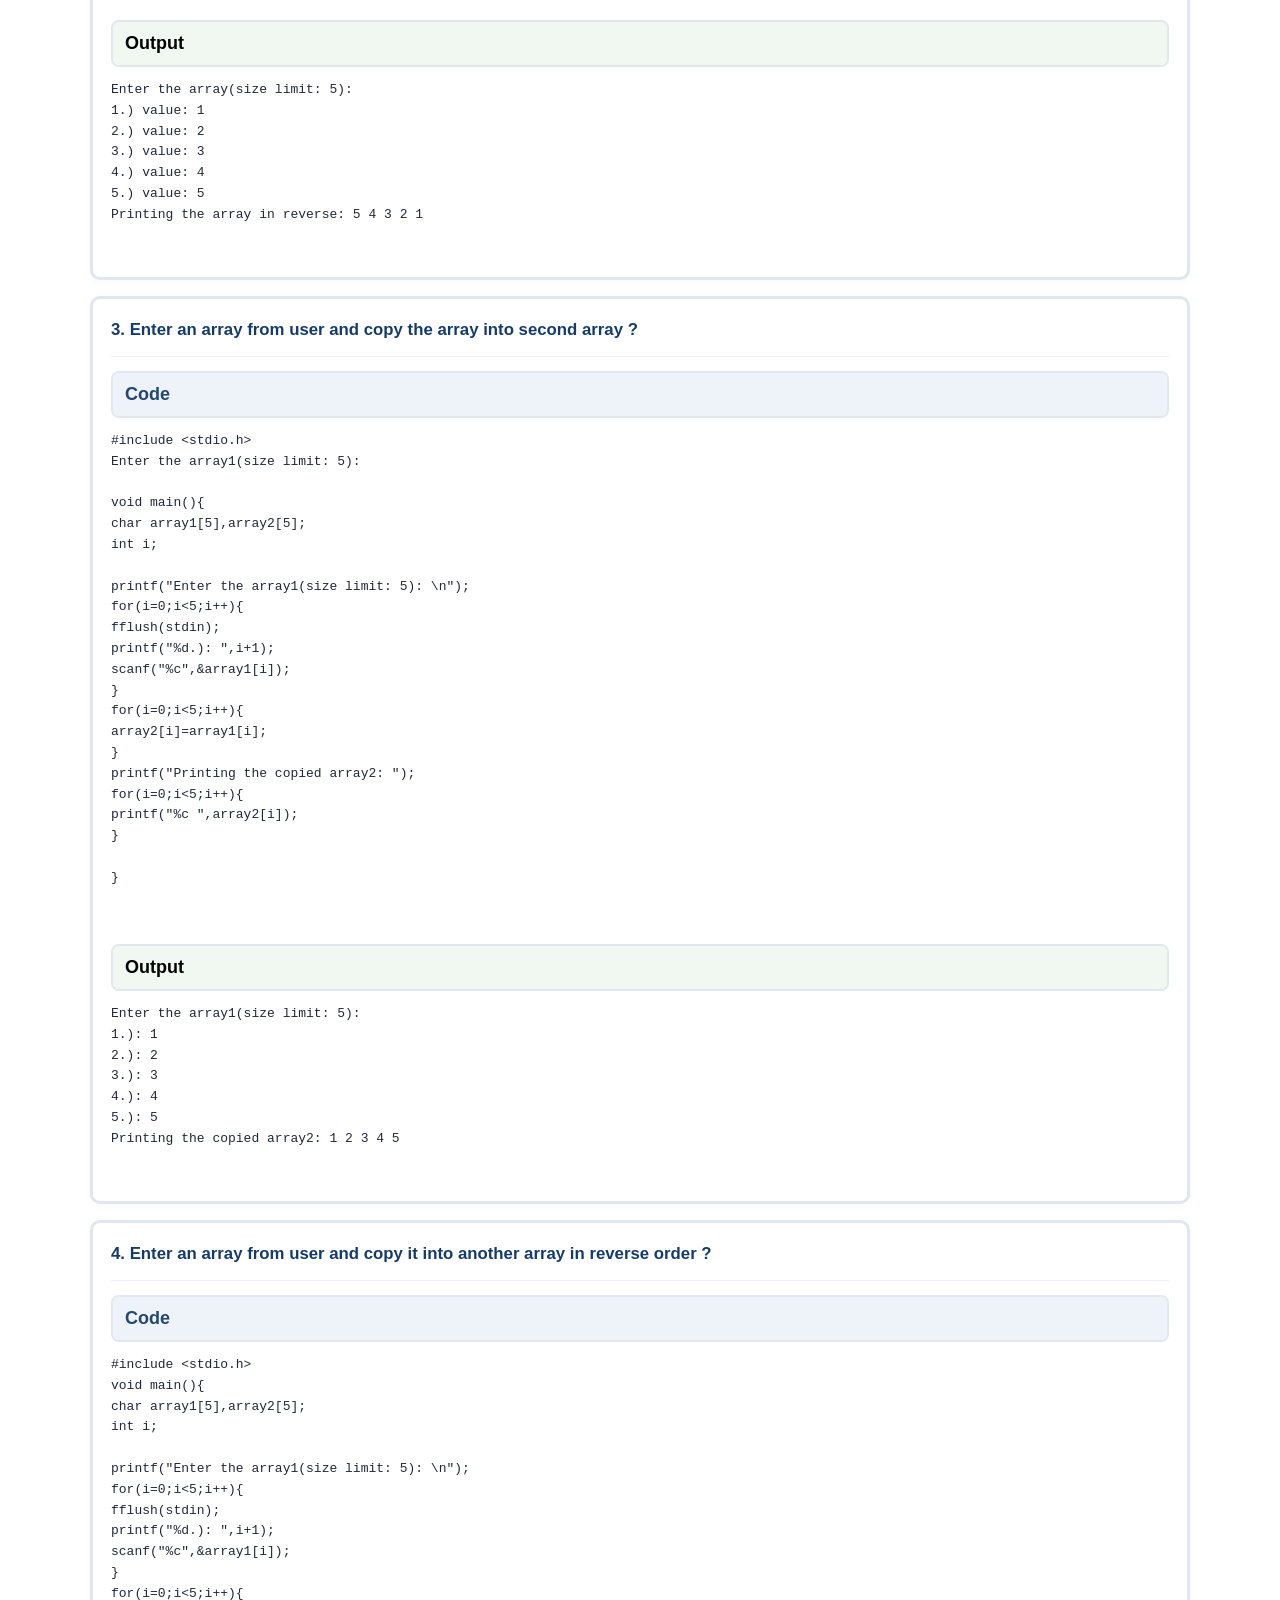
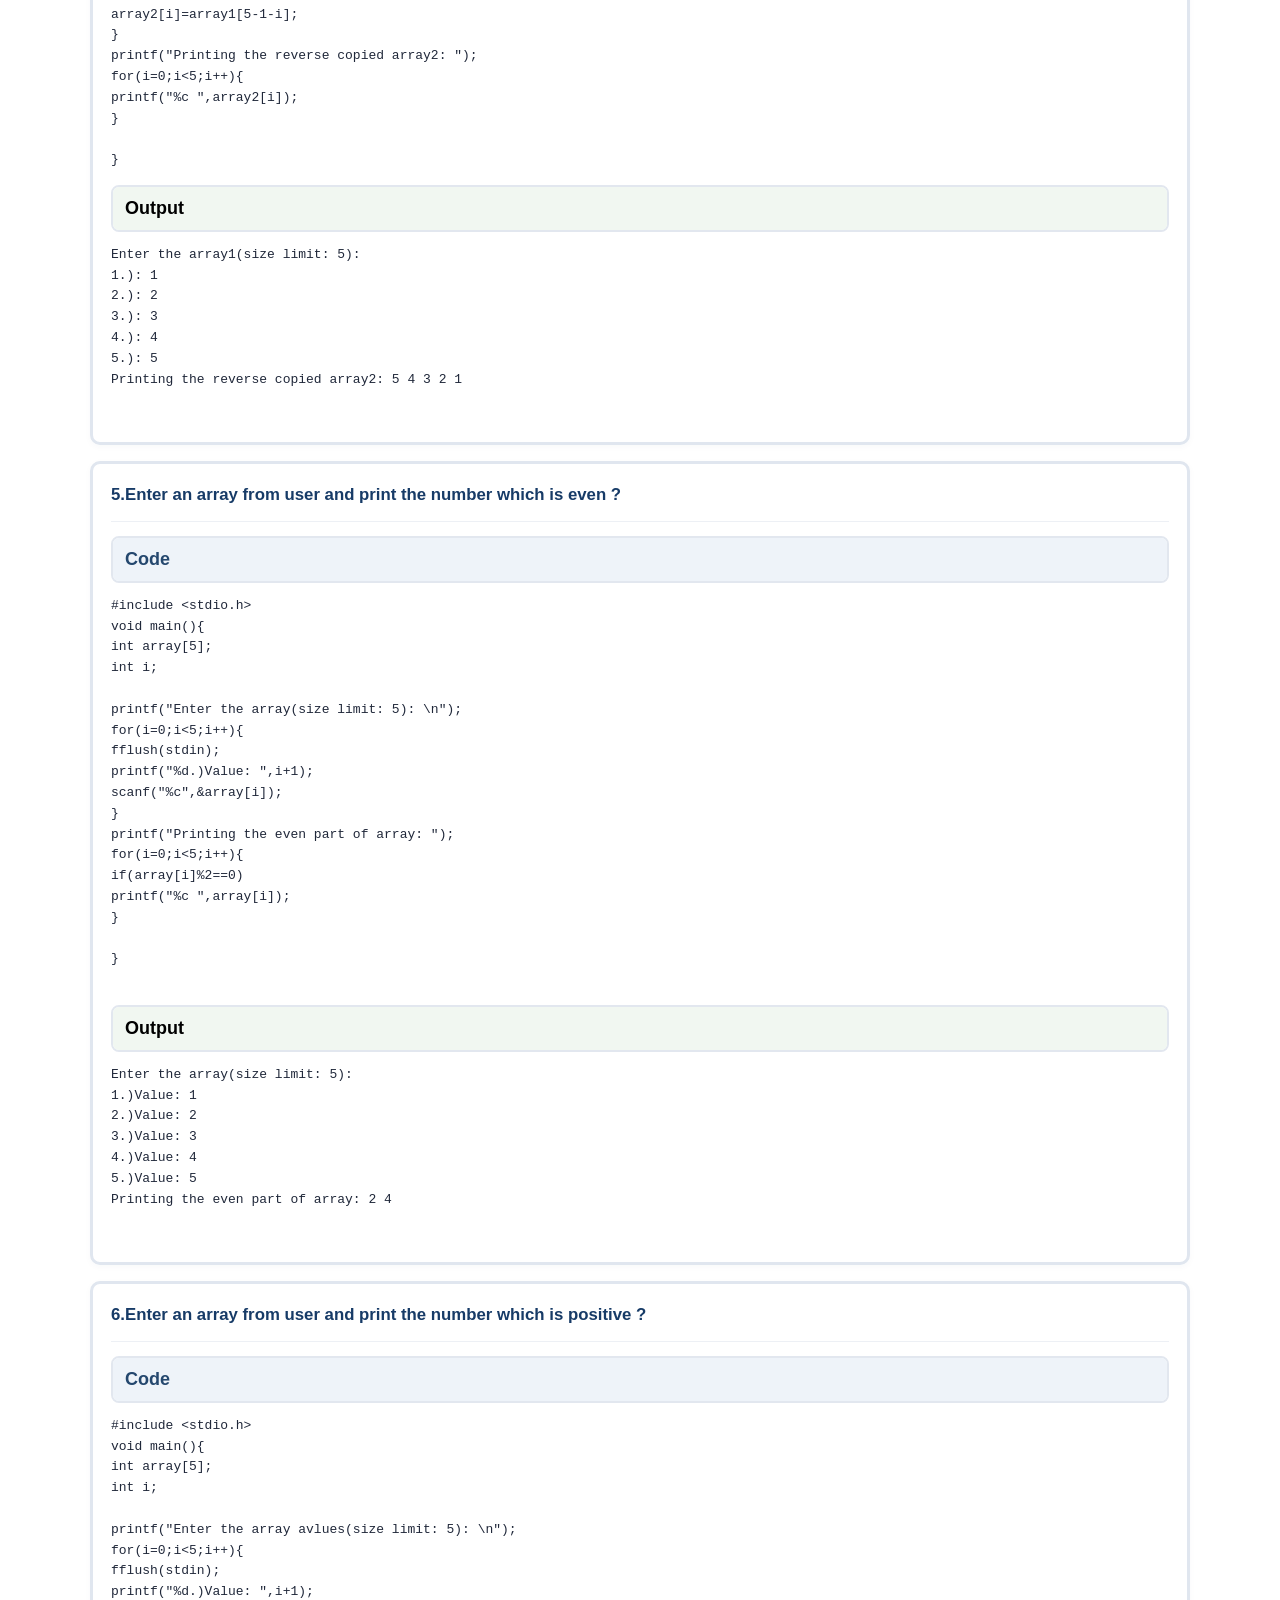
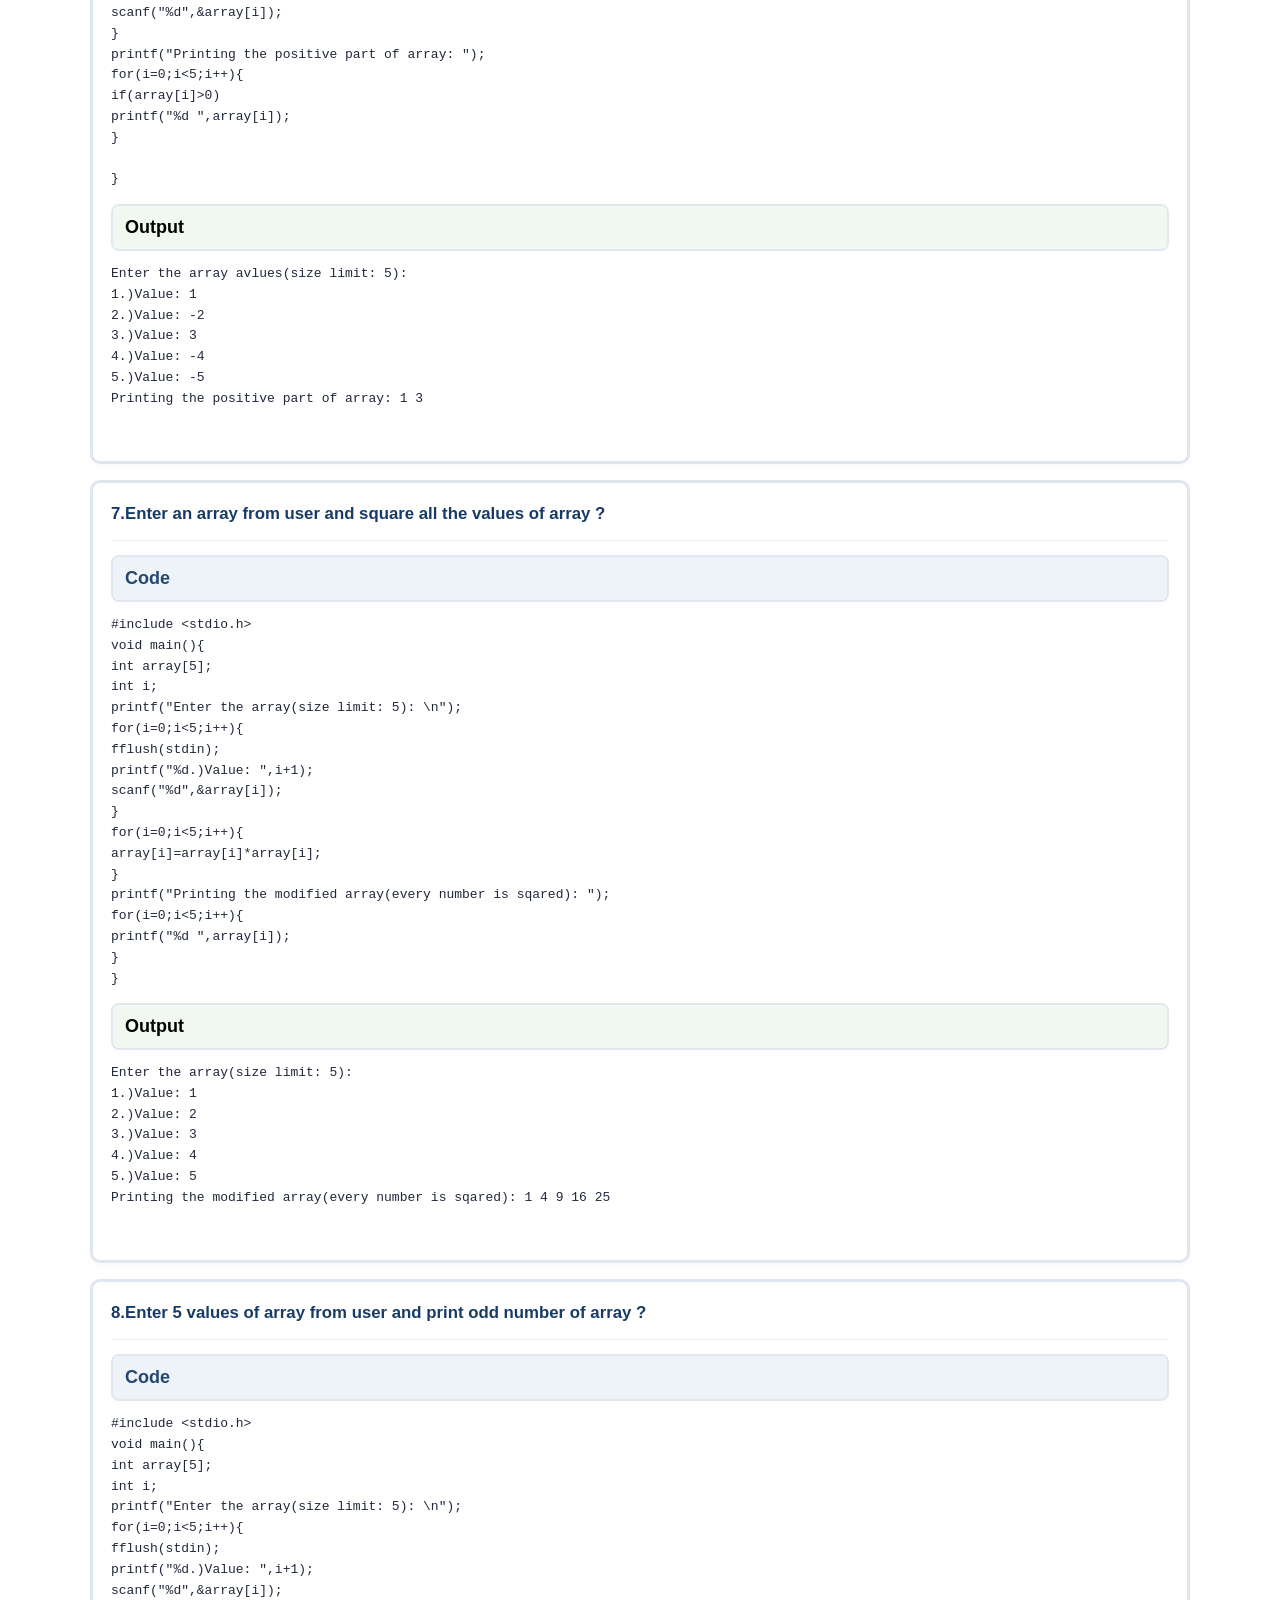
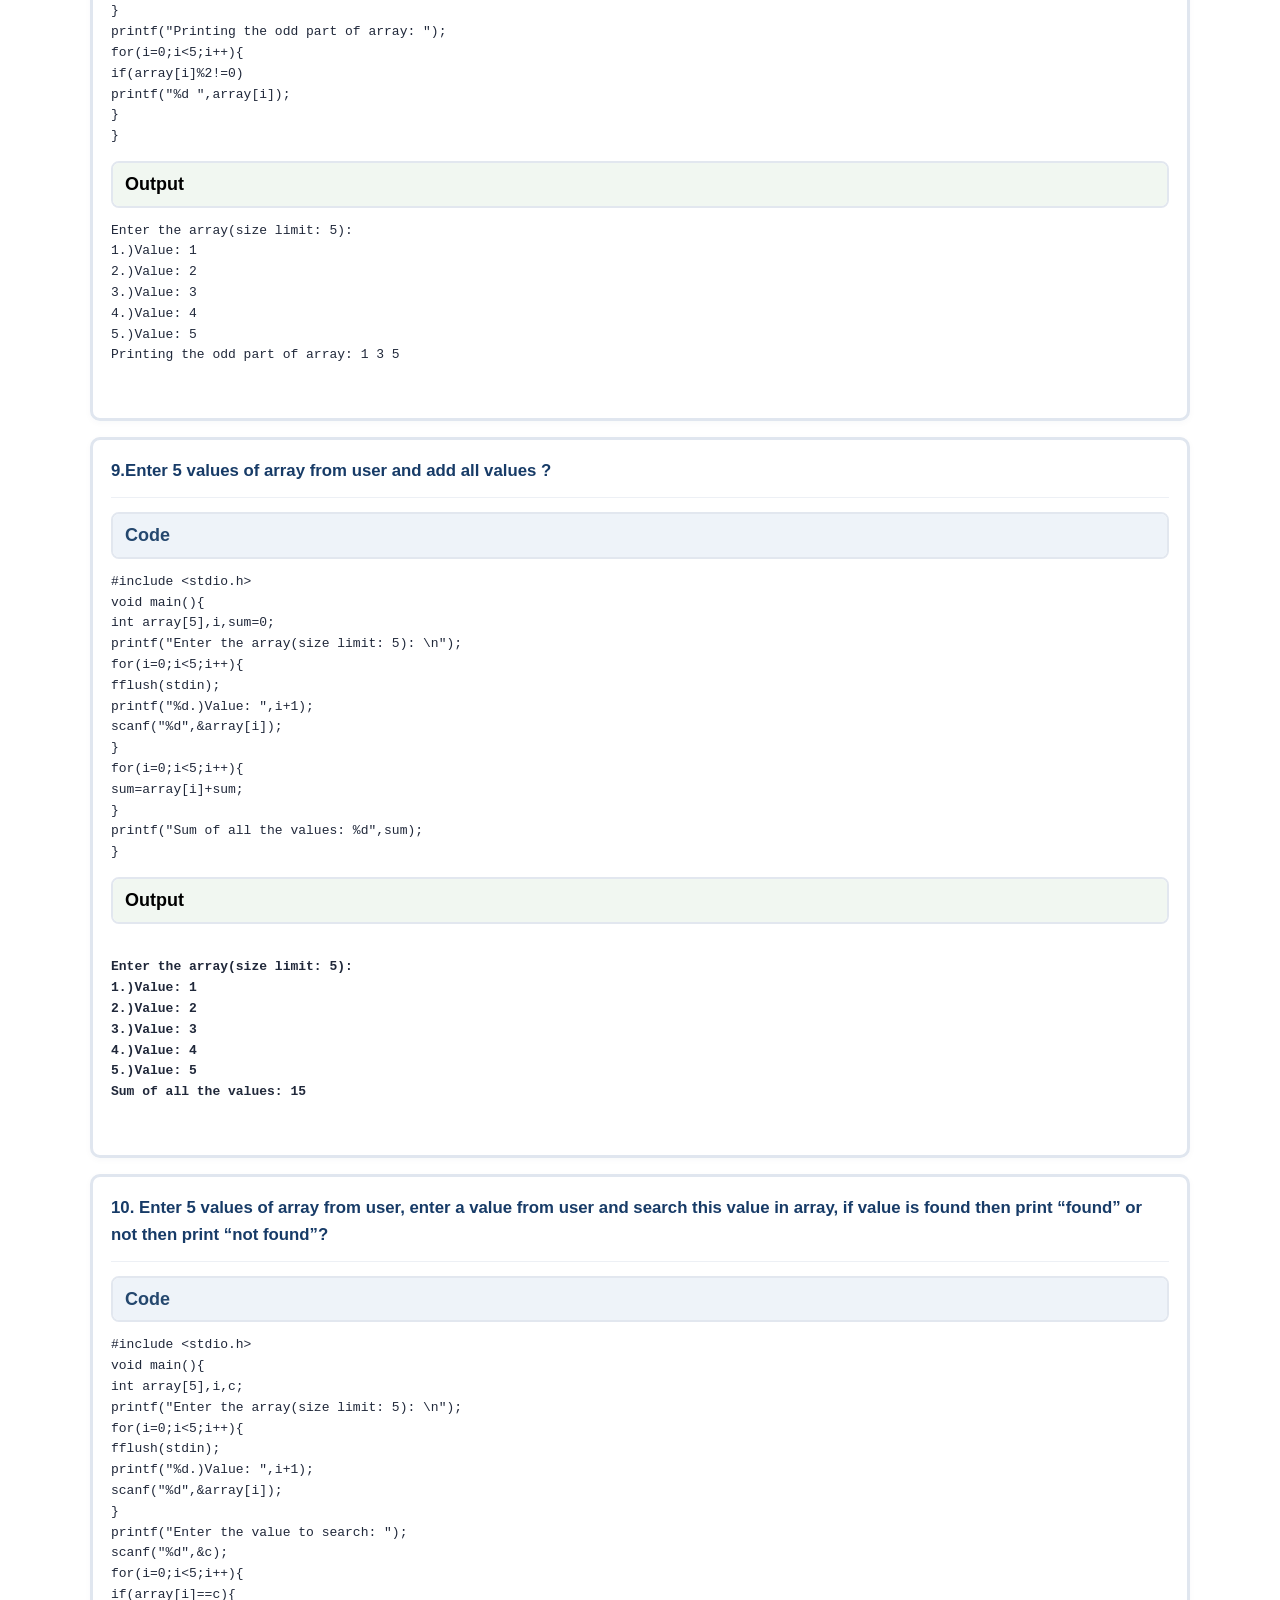
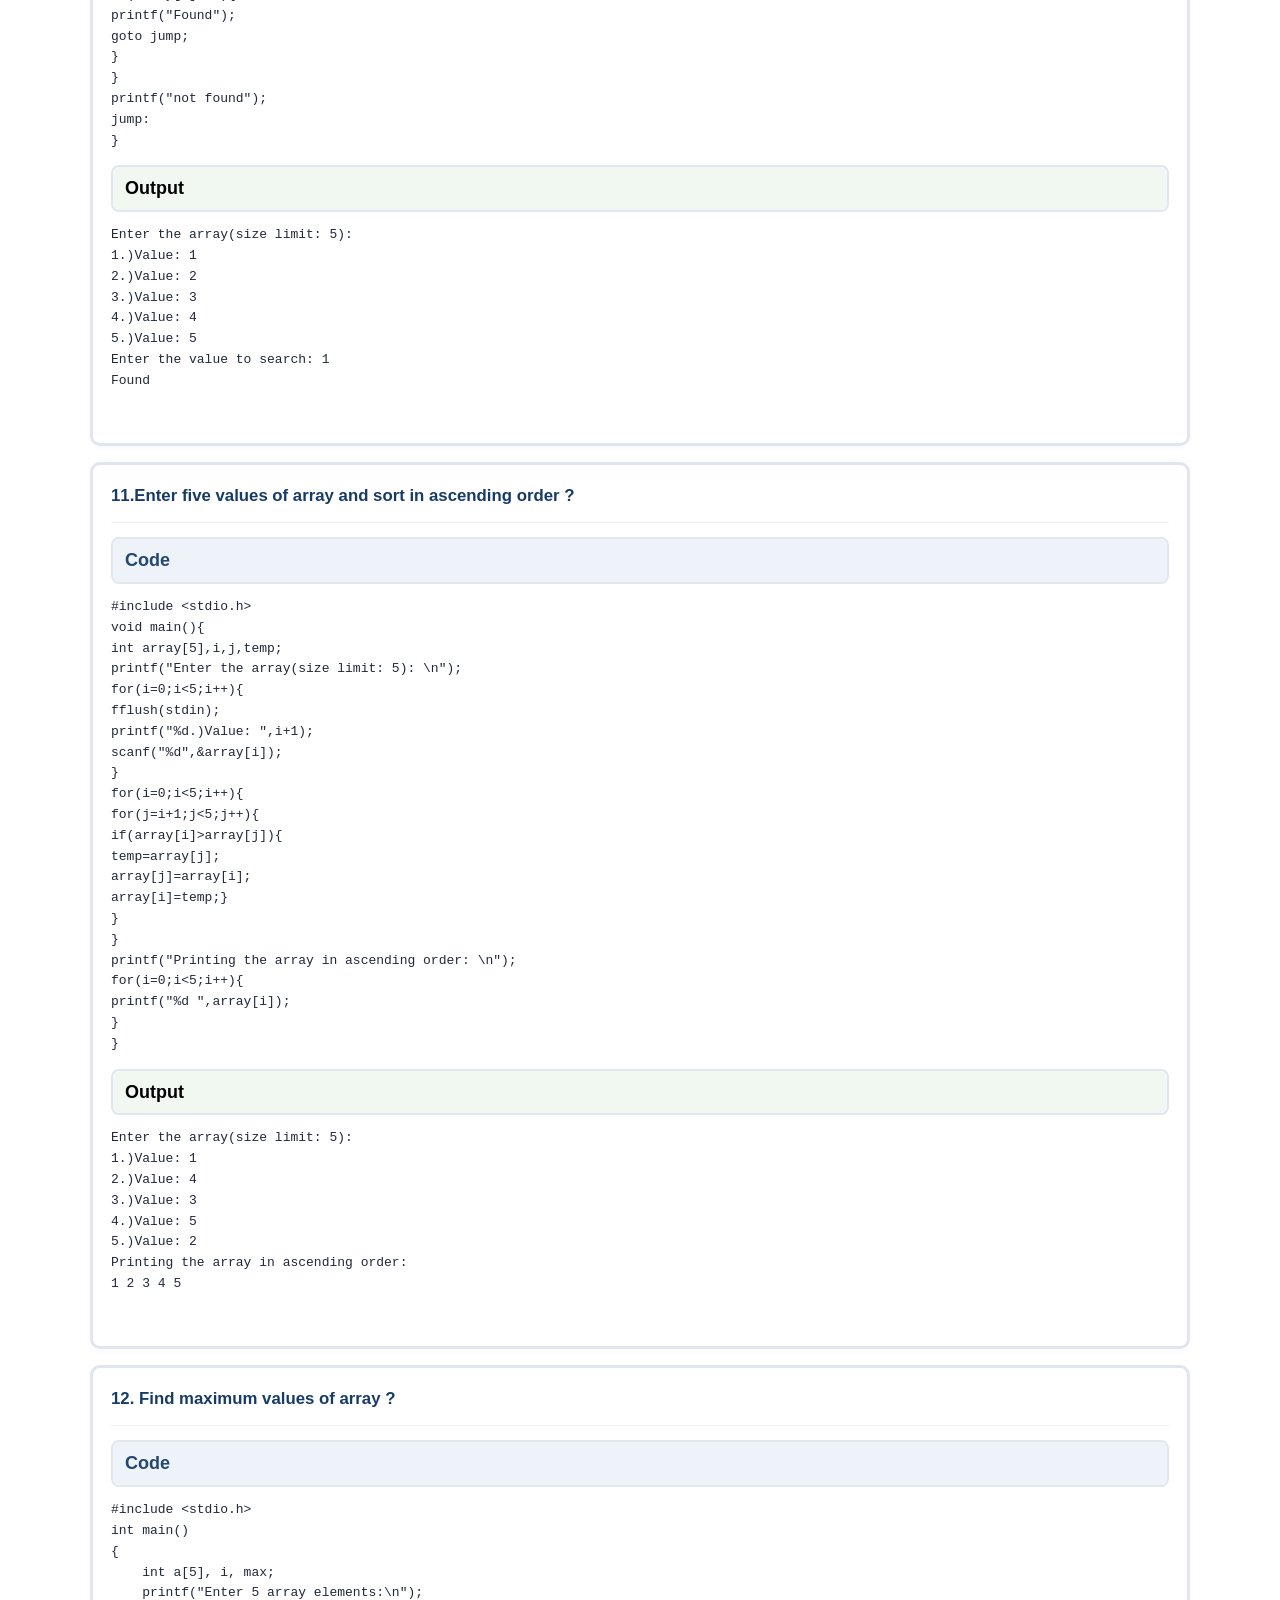
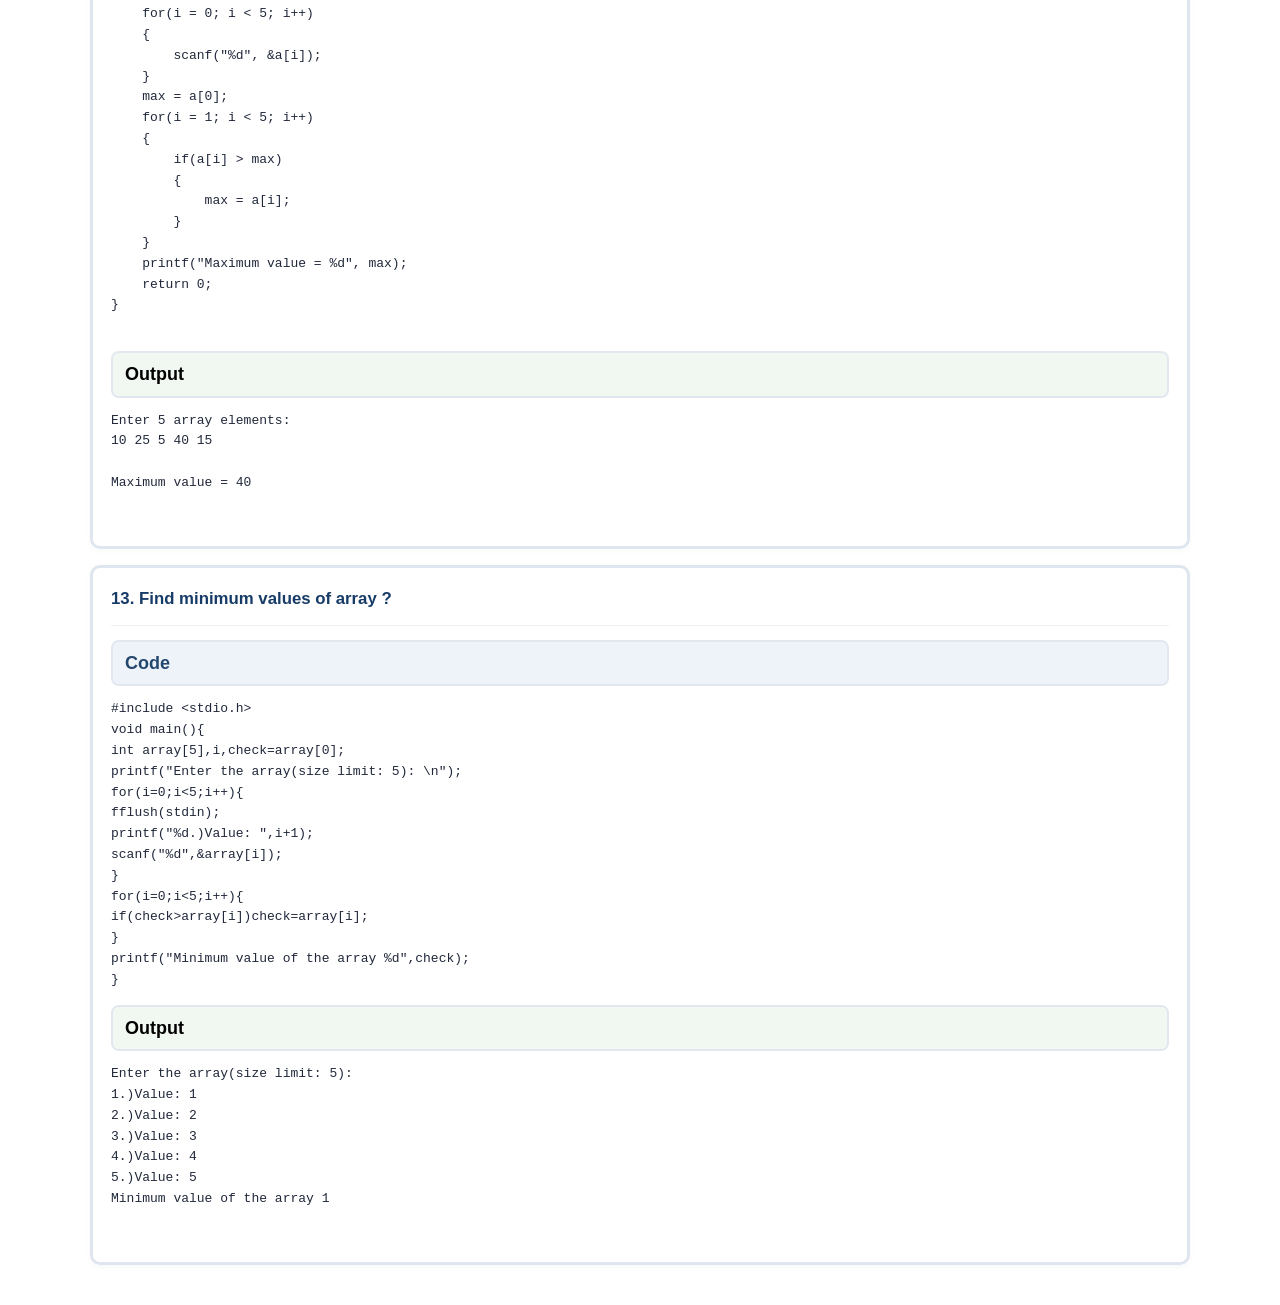
<file: singlearray.html>
<html>
 <head>
  <title>
   C CODE HUB
  </title>
  <meta content="width=device-width, initial-scale=1" name="viewport"/>
  <link href="style.css" rel="stylesheet"/>
 </head>
 <body class="topic-page">
  <header class="site-header">
   <a class="home-link" href="index.html">
    ← Home
   </a>
   <h1 class="page-title">
    SINGLE DIMENSON ARRAY
   </h1>
  </header>
  <main class="content">
   <br/>
   <br/>
   <!--1st-->
   <section class="question-card">
    <div class="question-title">
     <h2 class="question-heading">
      1.Enter an array from user and display all the value ?
     </h2>
    </div>
    <div class="code-panel">
     <div class="panel-label">
      Code
     </div>
    </div>
    <pre>
#include &lt;stdio.h&gt;
#include &lt;Strings.h&gt;
void main(){
char array[5];
int i;
printf("Enter the array(size limit: 5): \n");
for(i=0;i&lt;5;i++){
fflush(stdin);
printf("%d :",i+1);
scanf("%c",&amp;array[i]);
}
printf("Printing the array: ");
for(i=0;i&lt;5;i++){
printf("%c ",array[i]);
}

}

</pre>
    <div class="output-panel">
     <div class="panel-label">
      Output
     </div>
    </div>
    <pre>
Enter the array(size limit: 5): 
1 :1
2 :2
3 :3
4 :4
5 :5
Printing the array: 1 2 3 4 5 
    </pre>
    <!--2nd-->
   </section>
   <section class="question-card">
    <div class="question-title">
     <h2 class="question-heading">
      2.Enter an array from user and print the array in reverse order ?
     </h2>
    </div>
    <div class="code-panel">
     <div class="panel-label">
      Code
     </div>
    </div>
    <pre>
#include &lt;stdio.h&gt;
#include &lt;Strings.h&gt;
void main(){
char array[5];
int i;

printf("Enter the array(size limit: 5): \n");
for(i=0;i&lt;5;i++){
fflush(stdin);
printf("%d.) value: ",i+1);
scanf("%c",&amp;array[i]);
}
printf("Printing the array in reverse: ");
for(i=4;i&gt;=0;i--){
printf("%c ",array[i]);
}

}
    </pre>
    <div class="output-panel">
     <div class="panel-label">
      Output
     </div>
    </div>
    <pre>
Enter the array(size limit: 5):
1.) value: 1  
2.) value: 2
3.) value: 3
4.) value: 4
5.) value: 5
Printing the array in reverse: 5 4 3 2 1 
    </pre>
    <!--3rd-->
   </section>
   <section class="question-card">
    <div class="question-title">
     <h2 class="question-heading">
      3. Enter an array from user and copy the array into second array ?
     </h2>
    </div>
    <div class="code-panel">
     <div class="panel-label">
      Code
     </div>
    </div>
    <pre>
#include &lt;stdio.h&gt;
Enter the array1(size limit: 5): 

void main(){
char array1[5],array2[5];
int i;

printf("Enter the array1(size limit: 5): \n");
for(i=0;i&lt;5;i++){
fflush(stdin);
printf("%d.): ",i+1);
scanf("%c",&amp;array1[i]);
}
for(i=0;i&lt;5;i++){
array2[i]=array1[i];
}
printf("Printing the copied array2: ");
for(i=0;i&lt;5;i++){
printf("%c ",array2[i]);
}

}

    </pre>
    <div class="output-panel">
     <div class="panel-label">
      Output
     </div>
    </div>
    <pre>
Enter the array1(size limit: 5): 
1.): 1   
2.): 2
3.): 3
4.): 4
5.): 5
Printing the copied array2: 1 2 3 4 5
    </pre>
   </section>
   <section class="question-card">
    <div class="question-title">
     <h2 class="question-heading">
      4. Enter an array from user and copy it into another array in reverse order ?
      </h2>
    </div>
    <div class="code-panel">
     <div class="panel-label">
      Code
     </div>
    </div>
      <pre>
#include &lt;stdio.h&gt;
void main(){
char array1[5],array2[5];
int i;

printf("Enter the array1(size limit: 5): \n");
for(i=0;i&lt;5;i++){
fflush(stdin);
printf("%d.): ",i+1);
scanf("%c",&amp;array1[i]);
}
for(i=0;i&lt;5;i++){
array2[i]=array1[5-1-i];
}
printf("Printing the reverse copied array2: ");
for(i=0;i&lt;5;i++){
printf("%c ",array2[i]);
}

}
</pre>
      <div class="output-panel">
     <div class="panel-label">
      Output
     </div>
    </div>
      <pre>
Enter the array1(size limit: 5):
1.): 1
2.): 2
3.): 3
4.): 4
5.): 5
Printing the reverse copied array2: 5 4 3 2 1 
    </pre>
       </section>
<section class="question-card">
    <div class="question-title">
     <h2 class="question-heading">
     
       5.Enter an array from user and print the number which is even ?
       </h2>
    </div>
    <div class="code-panel">
     <div class="panel-label">
      Code
     </div>
    </div>

      <pre>
#include &lt;stdio.h&gt;
void main(){
int array[5];
int i;

printf("Enter the array(size limit: 5): \n");
for(i=0;i&lt;5;i++){
fflush(stdin);
printf("%d.)Value: ",i+1);
scanf("%c",&amp;array[i]);
}
printf("Printing the even part of array: ");
for(i=0;i&lt;5;i++){
if(array[i]%2==0)
printf("%c ",array[i]);
}

}
    </pre>
       <div class="output-panel">
     <div class="panel-label">
      Output
     </div>
    </div>
      <pre>
Enter the array(size limit: 5): 
1.)Value: 1
2.)Value: 2
3.)Value: 3
4.)Value: 4
5.)Value: 5
Printing the even part of array: 2 4
    </pre>
      </section>
   <section class="question-card">
    <div class="question-title">
     <h2 class="question-heading">

       6.Enter an array from user and print the number which is positive ?
      </h2>
    </div>
    <div class="code-panel">
     <div class="panel-label">
      Code
     </div>
    </div>
      <pre>
#include &lt;stdio.h&gt;
void main(){
int array[5];
int i;

printf("Enter the array avlues(size limit: 5): \n");
for(i=0;i&lt;5;i++){
fflush(stdin);
printf("%d.)Value: ",i+1);
scanf("%d",&amp;array[i]);
}
printf("Printing the positive part of array: ");
for(i=0;i&lt;5;i++){
if(array[i]&gt;0)
printf("%d ",array[i]);
}

}
</pre>
      <div class="output-panel">
     <div class="panel-label">
      Output
     </div>
    </div>
      <pre>
Enter the array avlues(size limit: 5): 
1.)Value: 1
2.)Value: -2
3.)Value: 3
4.)Value: -4
5.)Value: -5
Printing the positive part of array: 1 3 
    </pre>
      </section>
      <section class="question-card">
    <div class="question-title">
     <h2 class="question-heading">
       7.Enter an array from user and square all the values of array ?
      </h2>
    </div>
    <div class="code-panel">
     <div class="panel-label">
      Code
     </div>
    </div>
      <pre>
#include &lt;stdio.h&gt;
void main(){
int array[5];
int i;
printf("Enter the array(size limit: 5): \n");
for(i=0;i&lt;5;i++){
fflush(stdin);
printf("%d.)Value: ",i+1);
scanf("%d",&amp;array[i]);
}
for(i=0;i&lt;5;i++){
array[i]=array[i]*array[i];
}
printf("Printing the modified array(every number is sqared): ");
for(i=0;i&lt;5;i++){
printf("%d ",array[i]);
}
}
</pre>
      <div class="output-panel">
     <div class="panel-label">
      Output
     </div>
    </div>
      <pre>
Enter the array(size limit: 5): 
1.)Value: 1
2.)Value: 2
3.)Value: 3
4.)Value: 4
5.)Value: 5
Printing the modified array(every number is sqared): 1 4 9 16 25
    </pre>
      </section>
     <section class="question-card">
    <div class="question-title">
     <h2 class="question-heading">

       8.Enter 5 values of array from user and print odd number of array ?
      </h2>
    </div>
    <div class="code-panel">
     <div class="panel-label">
      Code
     </div>
    </div>
      <pre>
#include &lt;stdio.h&gt;
void main(){
int array[5];
int i;
printf("Enter the array(size limit: 5): \n");
for(i=0;i&lt;5;i++){
fflush(stdin);
printf("%d.)Value: ",i+1);
scanf("%d",&amp;array[i]);
}
printf("Printing the odd part of array: ");
for(i=0;i&lt;5;i++){
if(array[i]%2!=0)
printf("%d ",array[i]);
}
}
</pre>
       <div class="output-panel">
     <div class="panel-label">
      Output
     </div>
    </div>
      <pre>
Enter the array(size limit: 5): 
1.)Value: 1
2.)Value: 2
3.)Value: 3
4.)Value: 4
5.)Value: 5
Printing the odd part of array: 1 3 5
    </pre>
</section>     
 <section class="question-card">
    <div class="question-title">
     <h2 class="question-heading">
       9.Enter 5 values of array from user and add all values ?
        </h2>
    </div>
    <div class="code-panel">
     <div class="panel-label">
      Code
     </div>
    </div>
    <pre>
#include &lt;stdio.h&gt;
void main(){
int array[5],i,sum=0;
printf("Enter the array(size limit: 5): \n");
for(i=0;i&lt;5;i++){
fflush(stdin);
printf("%d.)Value: ",i+1);
scanf("%d",&amp;array[i]);
}
for(i=0;i&lt;5;i++){
sum=array[i]+sum;
}
printf("Sum of all the values: %d",sum);
}
</pre>
<div class="output-panel">
     <div class="panel-label">
      Output
     </div>
    </div>

            <pre><b>
Enter the array(size limit: 5): 
1.)Value: 1
2.)Value: 2
3.)Value: 3
4.)Value: 4
5.)Value: 5
Sum of all the values: 15</b>
    </pre>
     </section>
       <section class="question-card">
    <div class="question-title">
     <h2 class="question-heading">
       10. Enter 5 values of array from user, enter a value from user and search this value in array, if value is found then print “found” or not 
    then print “not found”?
           </h2>
    </div>
    <div class="code-panel">
     <div class="panel-label">
      Code
     </div>
    </div>
 <pre>
#include &lt;stdio.h&gt;
void main(){
int array[5],i,c;
printf("Enter the array(size limit: 5): \n");
for(i=0;i&lt;5;i++){
fflush(stdin);
printf("%d.)Value: ",i+1);
scanf("%d",&amp;array[i]);
}
printf("Enter the value to search: ");
scanf("%d",&amp;c);
for(i=0;i&lt;5;i++){
if(array[i]==c){
printf("Found");
goto jump;
}
}
printf("not found");
jump:
}
</pre>
        <div class="output-panel">
     <div class="panel-label">
      Output
     </div>
    </div>
    <pre>
Enter the array(size limit: 5): 
1.)Value: 1
2.)Value: 2
3.)Value: 3
4.)Value: 4
5.)Value: 5
Enter the value to search: 1
Found
    </pre>
      </section>
 <section class="question-card">
    <div class="question-title">
     <h2 class="question-heading">     
       11.Enter five values of array and sort in ascending order ?
      </h2>
          </div>
    <div class="code-panel">
     <div class="panel-label">
      Code
     </div>
    </div>
  <pre>
#include &lt;stdio.h&gt;
void main(){
int array[5],i,j,temp;
printf("Enter the array(size limit: 5): \n");
for(i=0;i&lt;5;i++){
fflush(stdin);
printf("%d.)Value: ",i+1);
scanf("%d",&amp;array[i]);
}
for(i=0;i&lt;5;i++){
for(j=i+1;j&lt;5;j++){
if(array[i]&gt;array[j]){
temp=array[j];
array[j]=array[i];
array[i]=temp;}
}
}
printf("Printing the array in ascending order: \n");
for(i=0;i&lt;5;i++){
printf("%d ",array[i]);
}
}
</pre>
           <div class="output-panel">
     <div class="panel-label">
      Output
     </div>
    </div>
  <pre>
Enter the array(size limit: 5): 
1.)Value: 1
2.)Value: 4
3.)Value: 3
4.)Value: 5
5.)Value: 2
Printing the array in ascending order:
1 2 3 4 5
    </pre>
    </section>
      <section class="question-card">
    <div class="question-title">
     <h2 class="question-heading">
       12. Find maximum values of array ?
      </h2>
        </div>
    <div class="code-panel">
     <div class="panel-label">
      Code
     </div>
    </div>
     <pre>
#include &lt;stdio.h&gt;
int main()
{
    int a[5], i, max;
    printf("Enter 5 array elements:\n");
    for(i = 0; i < 5; i++)
    {
        scanf("%d", &a[i]);
    }
    max = a[0];
    for(i = 1; i < 5; i++)
    {
        if(a[i] > max)
        {
            max = a[i];
        }
    }
    printf("Maximum value = %d", max);
    return 0;
}
    </pre>
    <div class="output-panel">
     <div class="panel-label">
      Output
     </div>
    </div>
    <pre>
Enter 5 array elements:
10 25 5 40 15

Maximum value = 40
    </pre>
</section>
 <section class="question-card">
    <div class="question-title">
     <h2 class="question-heading">
13. Find minimum values of array ?</h2>
       </div>
    <div class="code-panel">
     <div class="panel-label">
      Code
     </div>
    </div>
  <pre>
#include &lt;stdio.h&gt;
void main(){
int array[5],i,check=array[0];
printf("Enter the array(size limit: 5): \n");
for(i=0;i&lt;5;i++){
fflush(stdin);
printf("%d.)Value: ",i+1);
scanf("%d",&amp;array[i]);
}
for(i=0;i&lt;5;i++){
if(check&gt;array[i])check=array[i];
}
printf("Minimum value of the array %d",check);
}
</pre>
    <div class="output-panel">
     <div class="panel-label">
      Output
     </div>
    </div>
    <pre>
Enter the array(size limit: 5): 
1.)Value: 1
2.)Value: 2
3.)Value: 3
4.)Value: 4
5.)Value: 5
Minimum value of the array 1
    </pre>
</section>
  </main>
 </body>
</html>
</file>
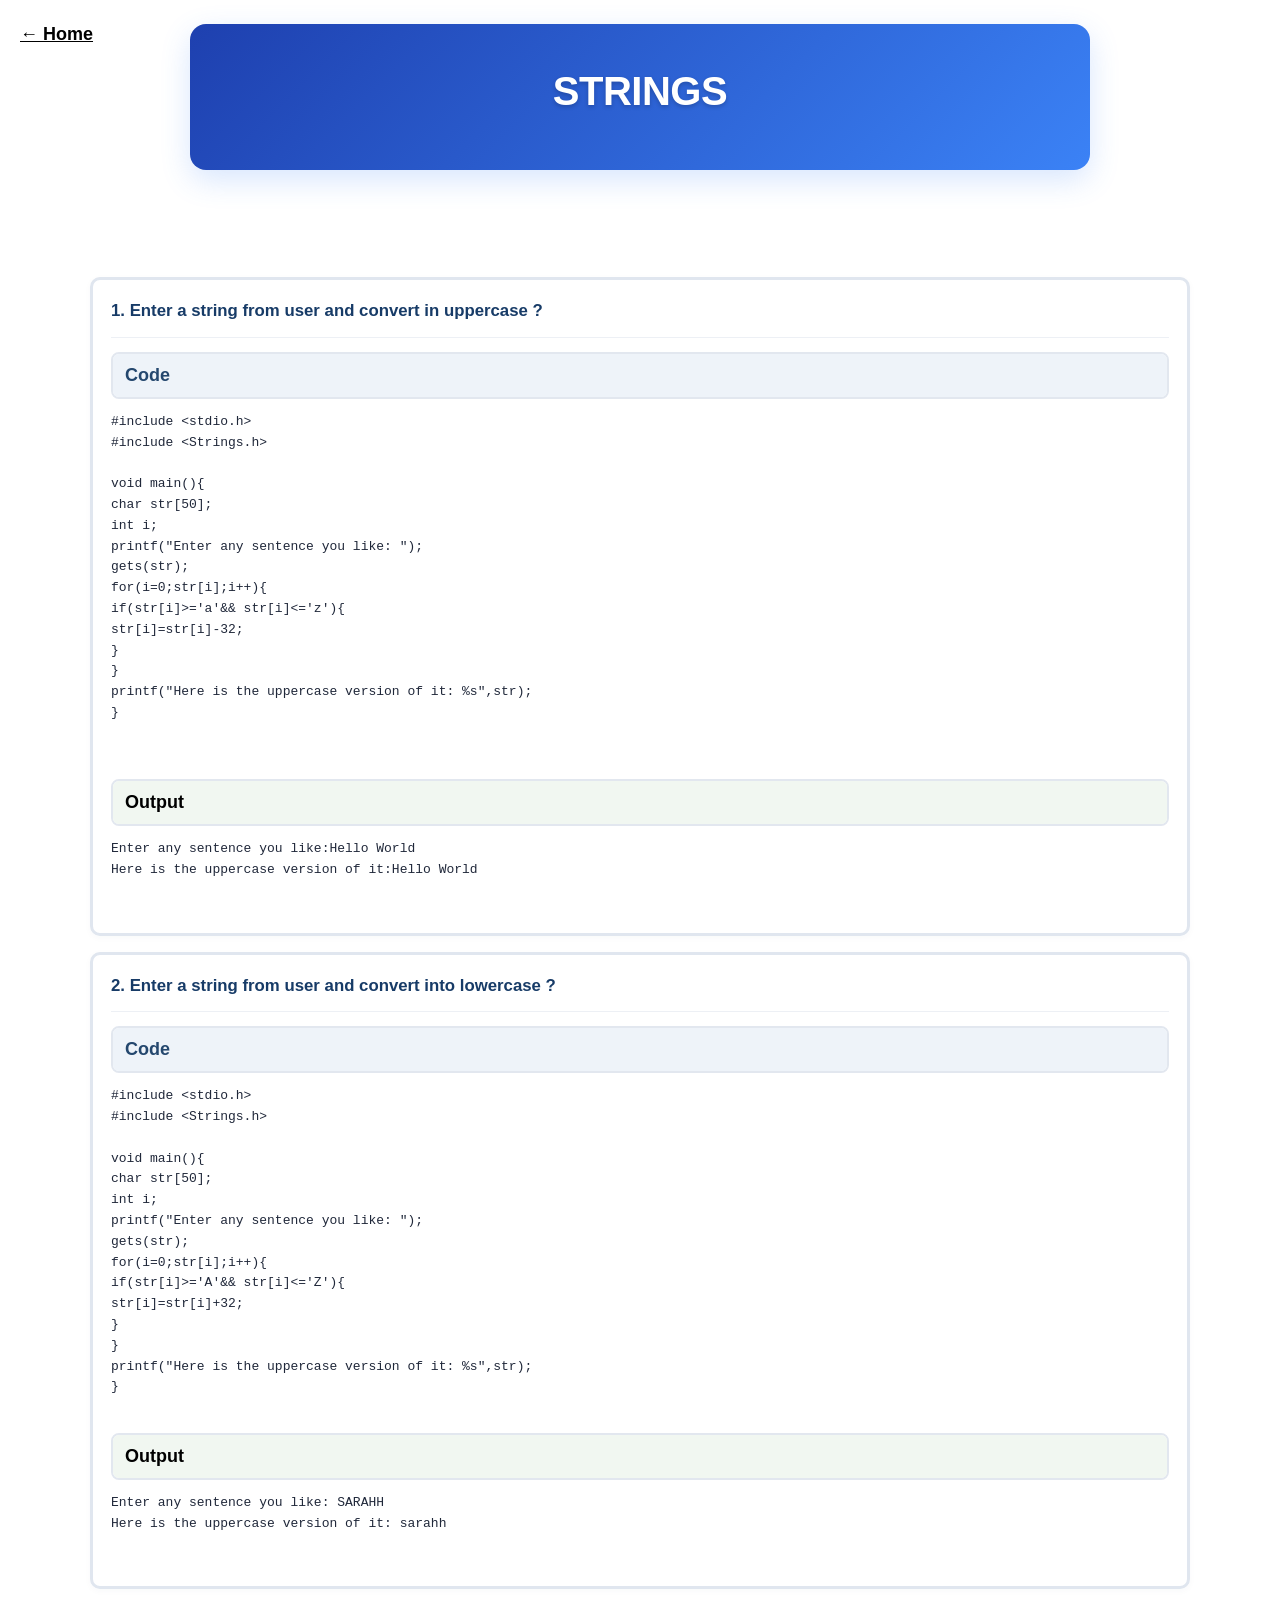
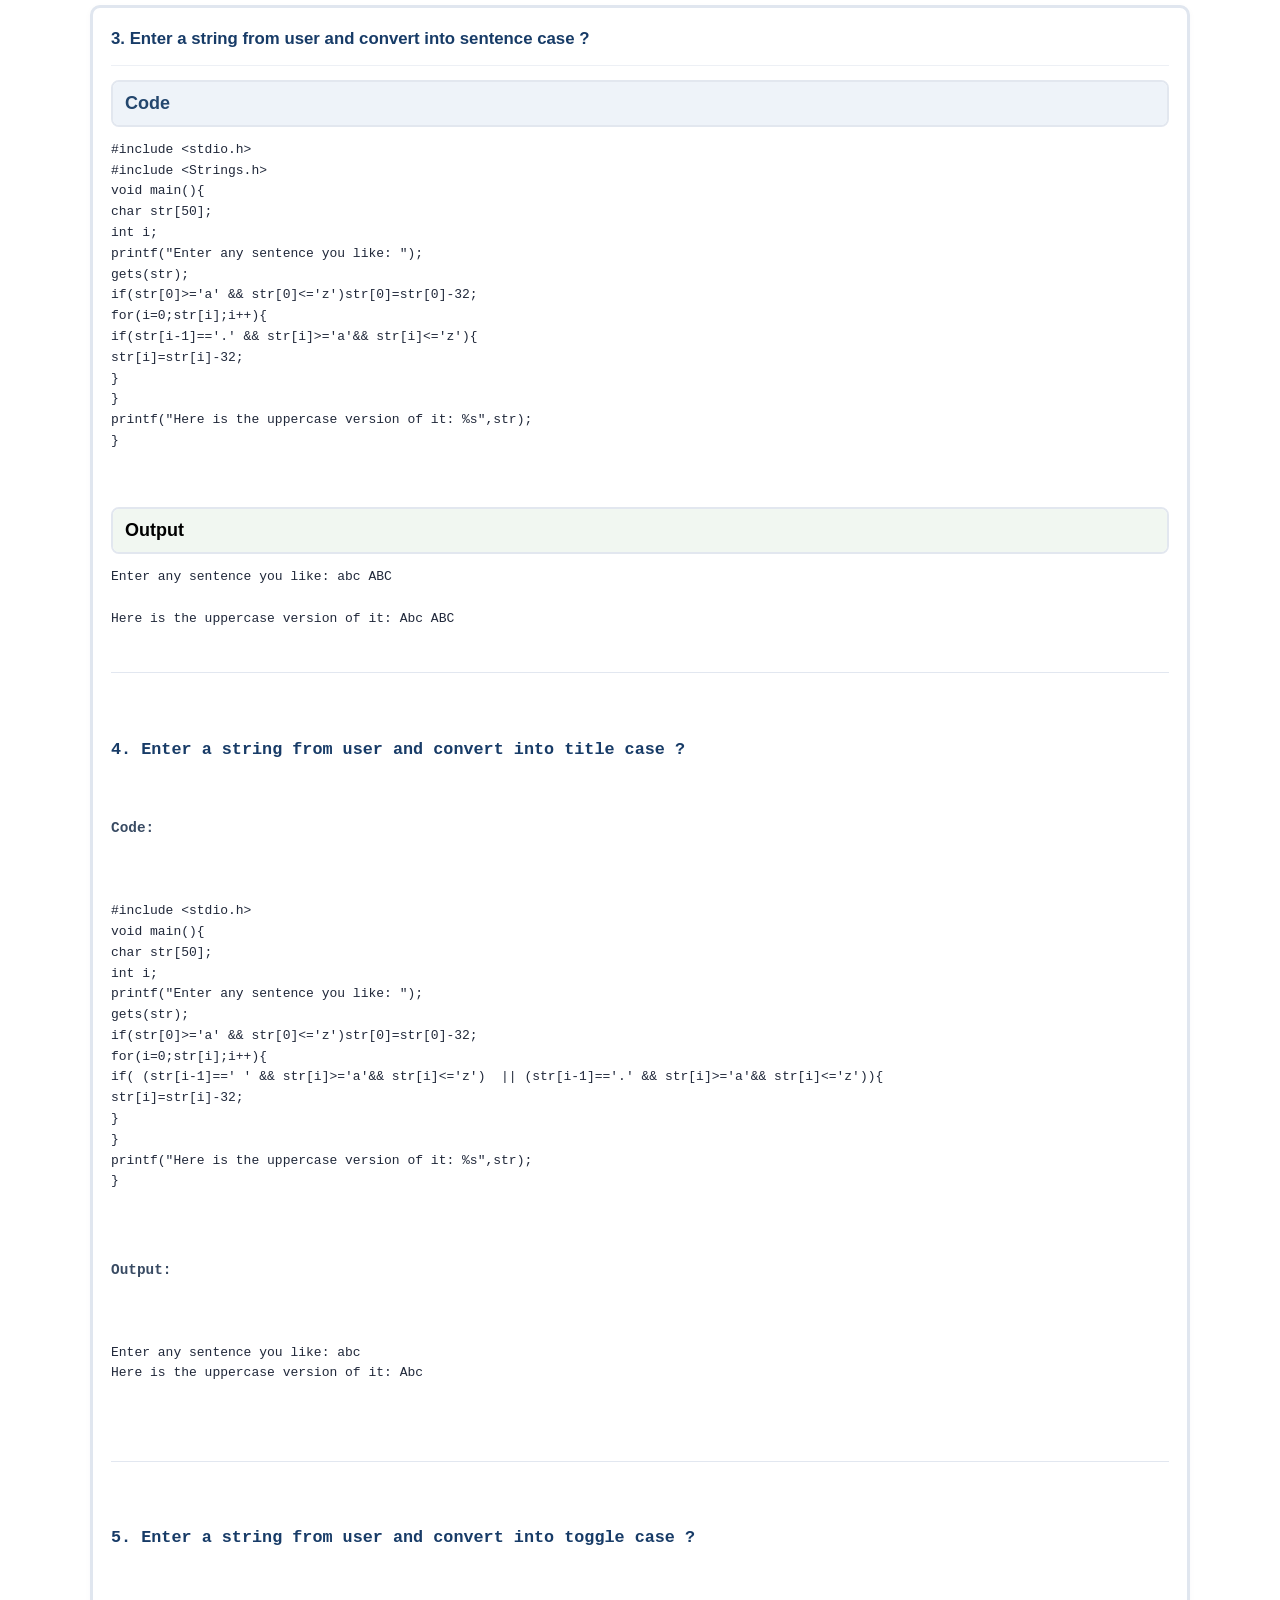
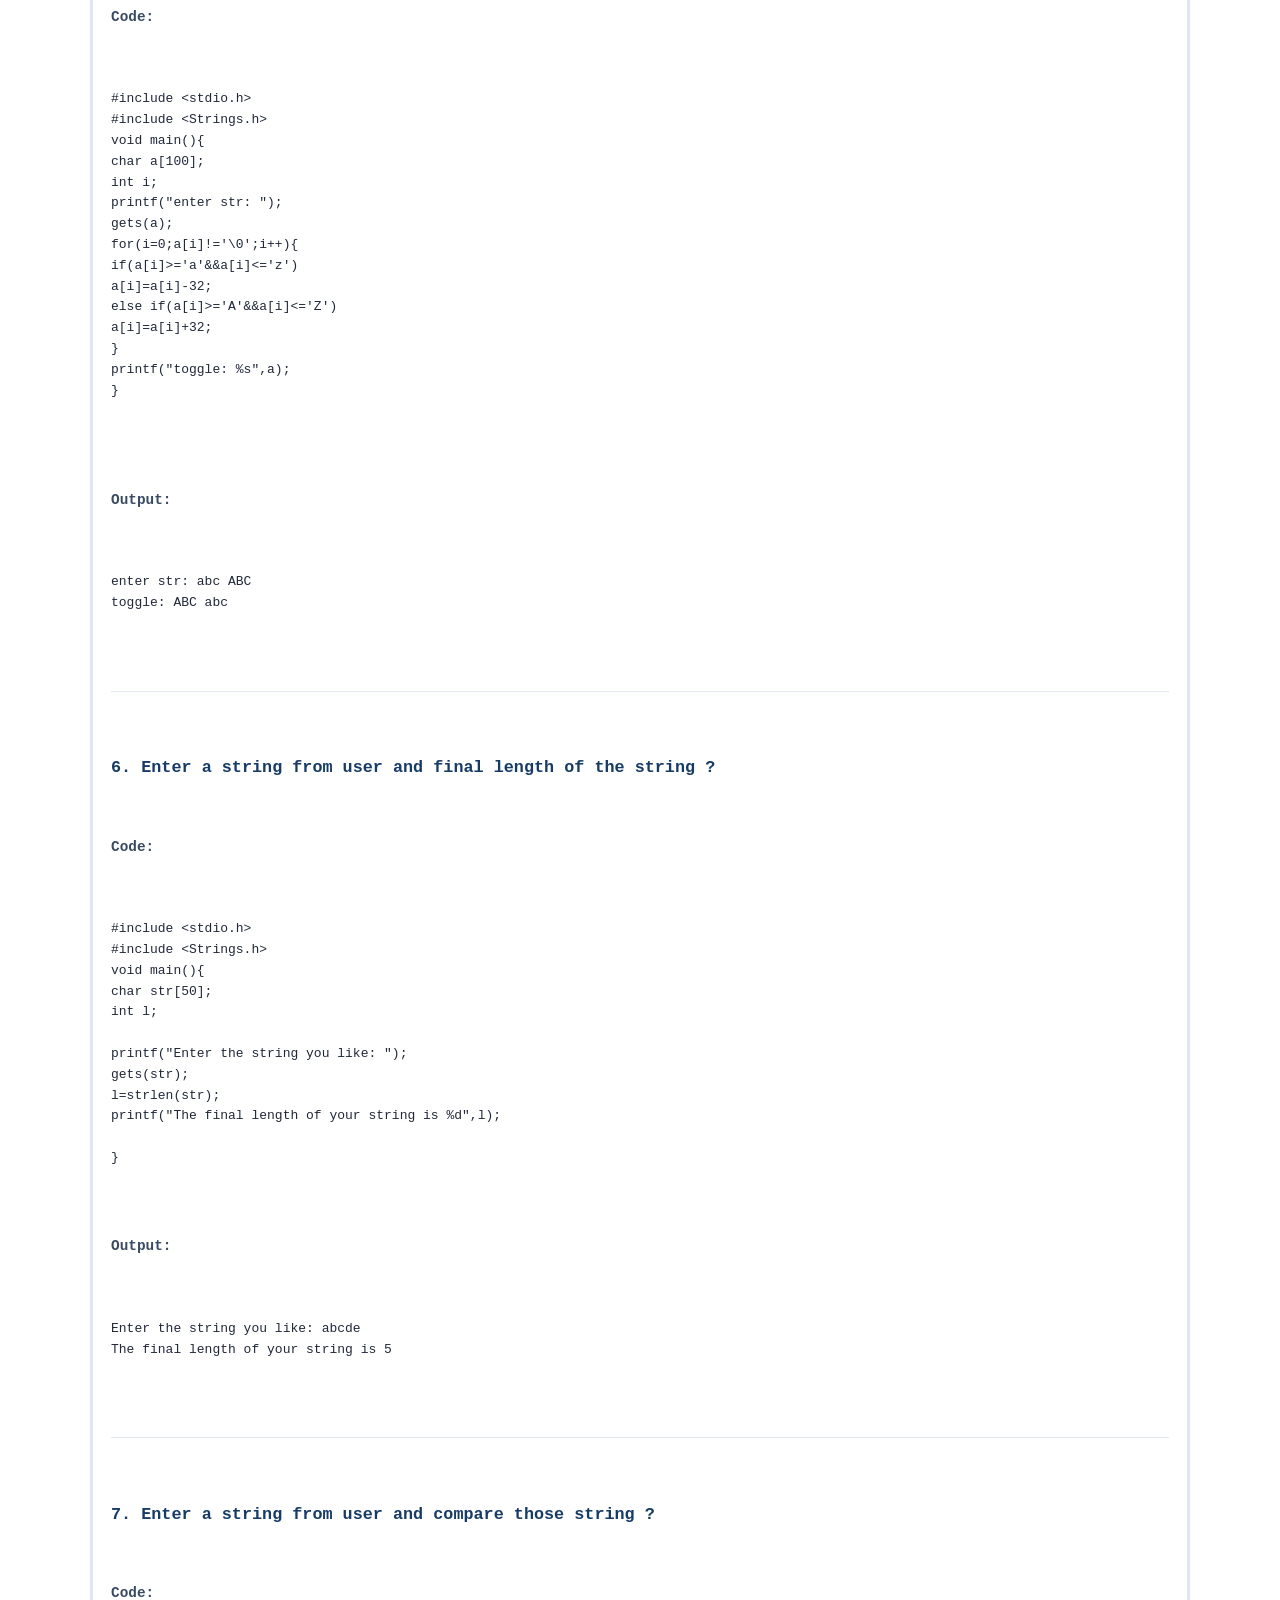
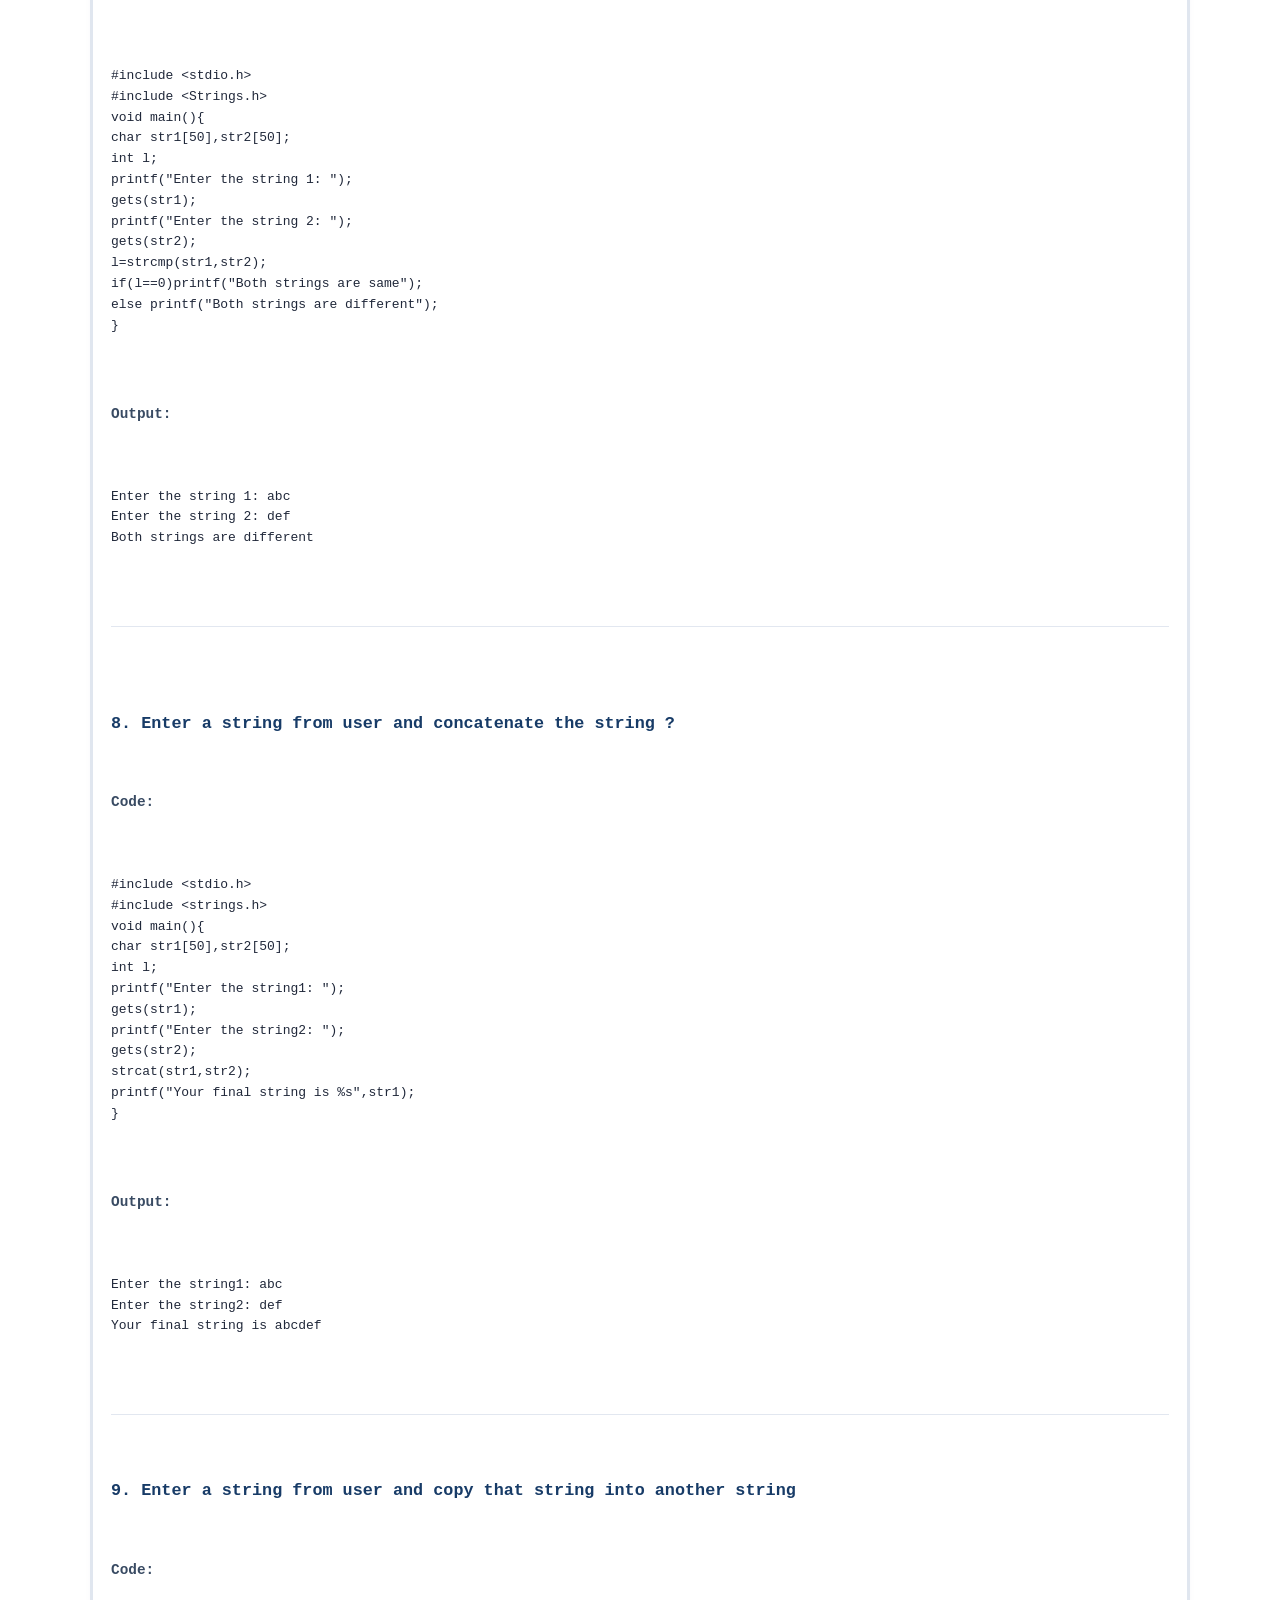
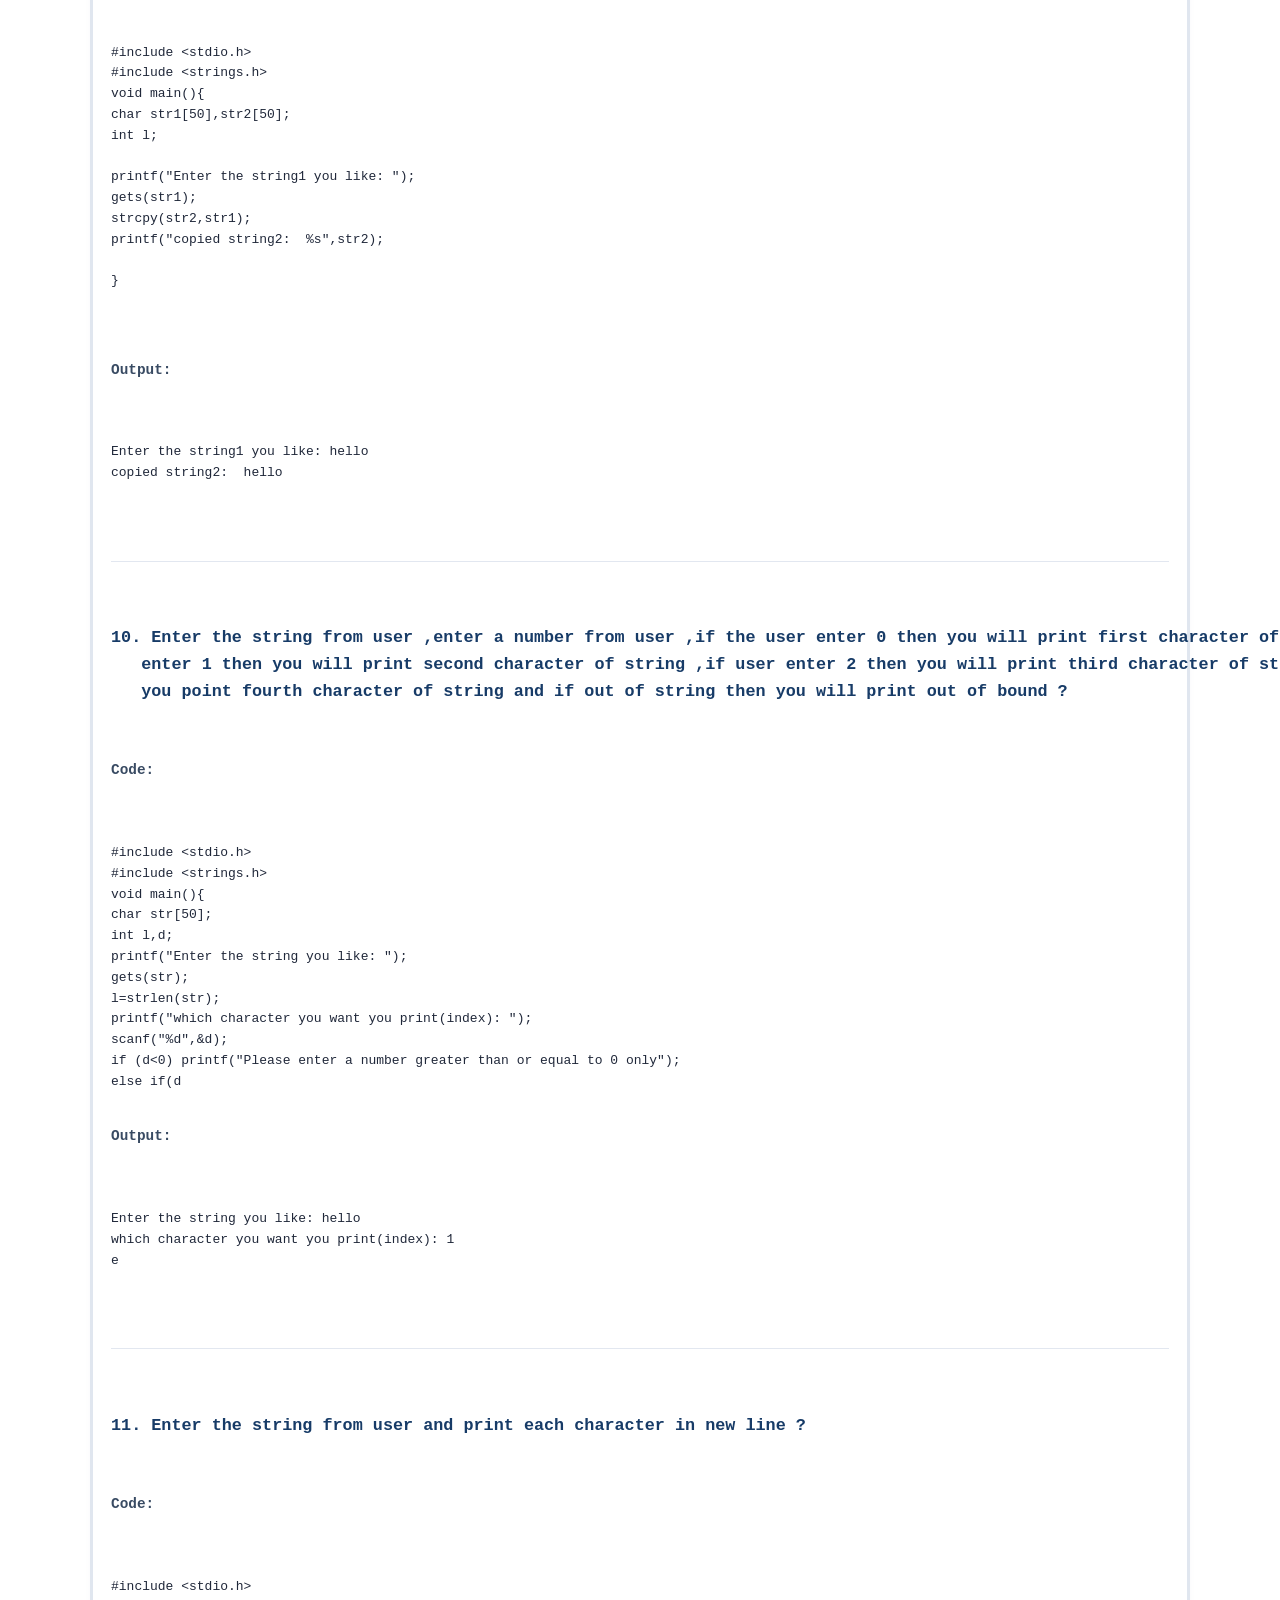
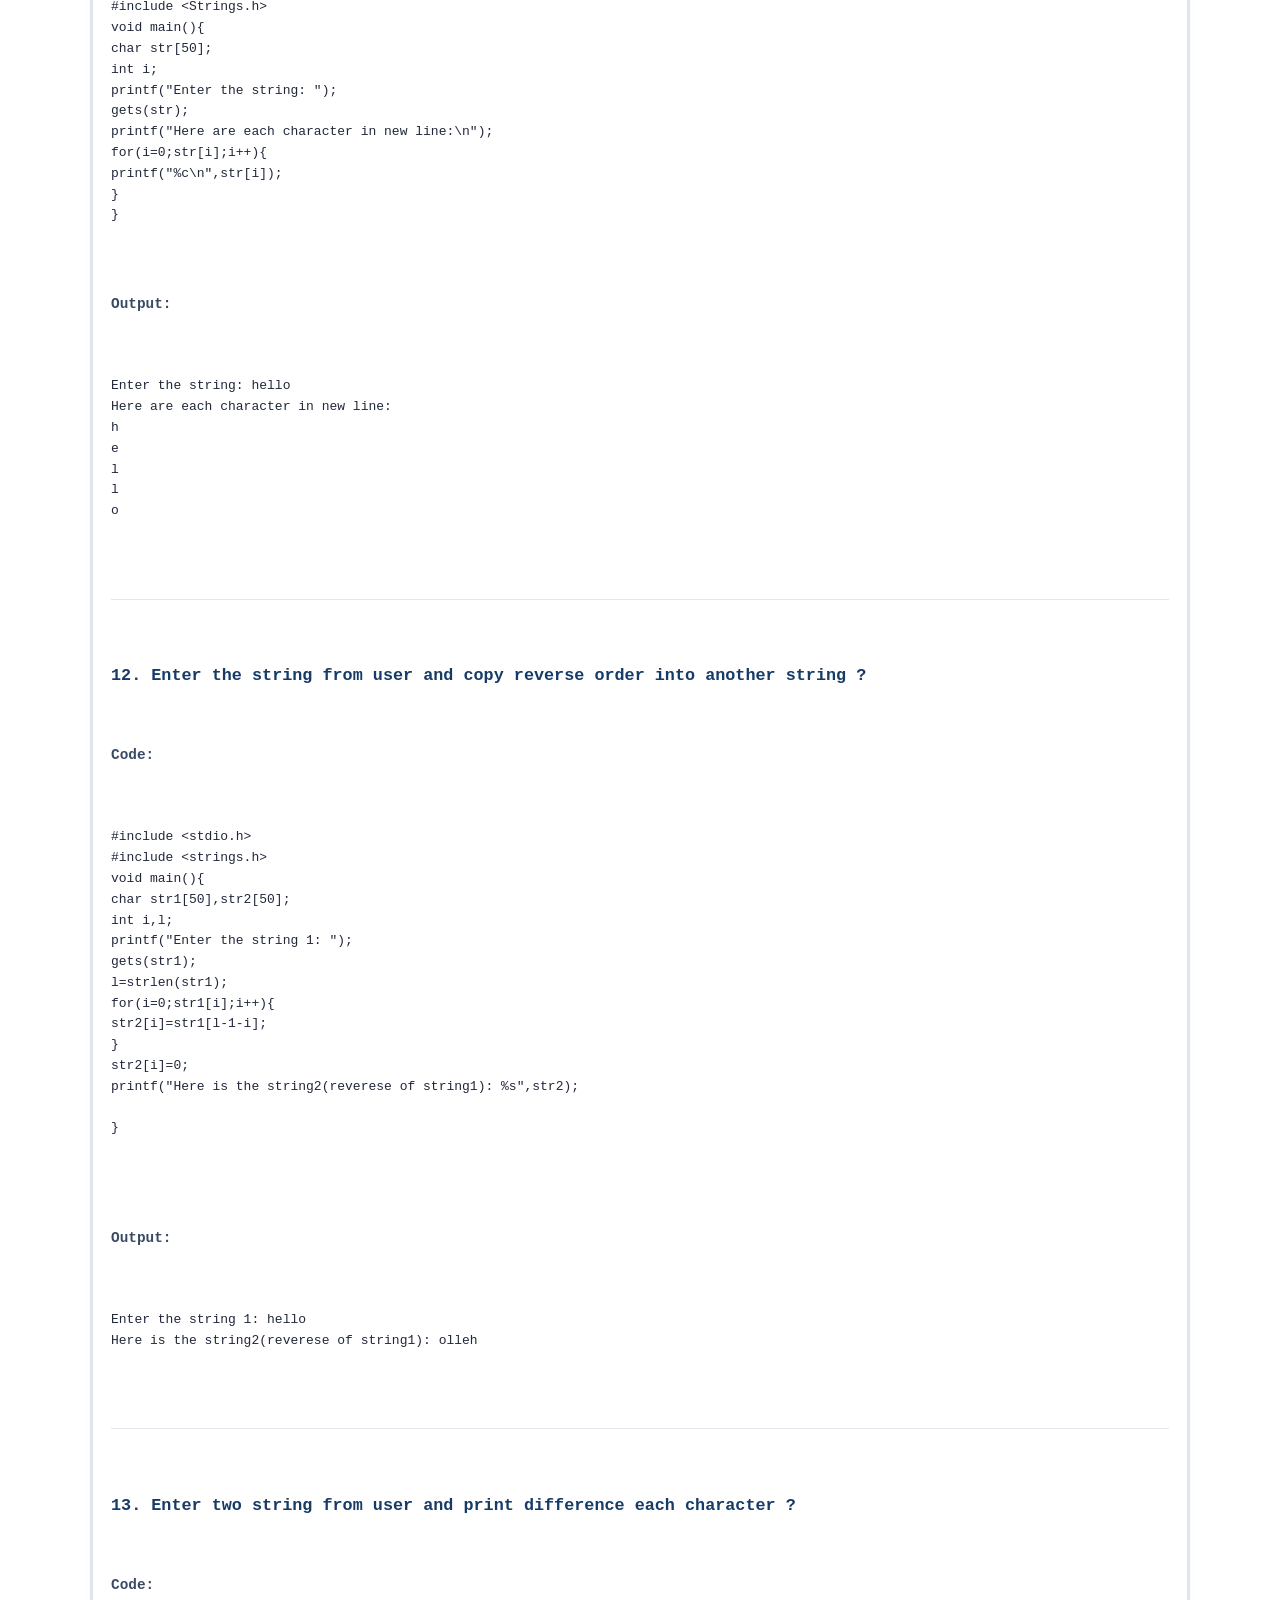
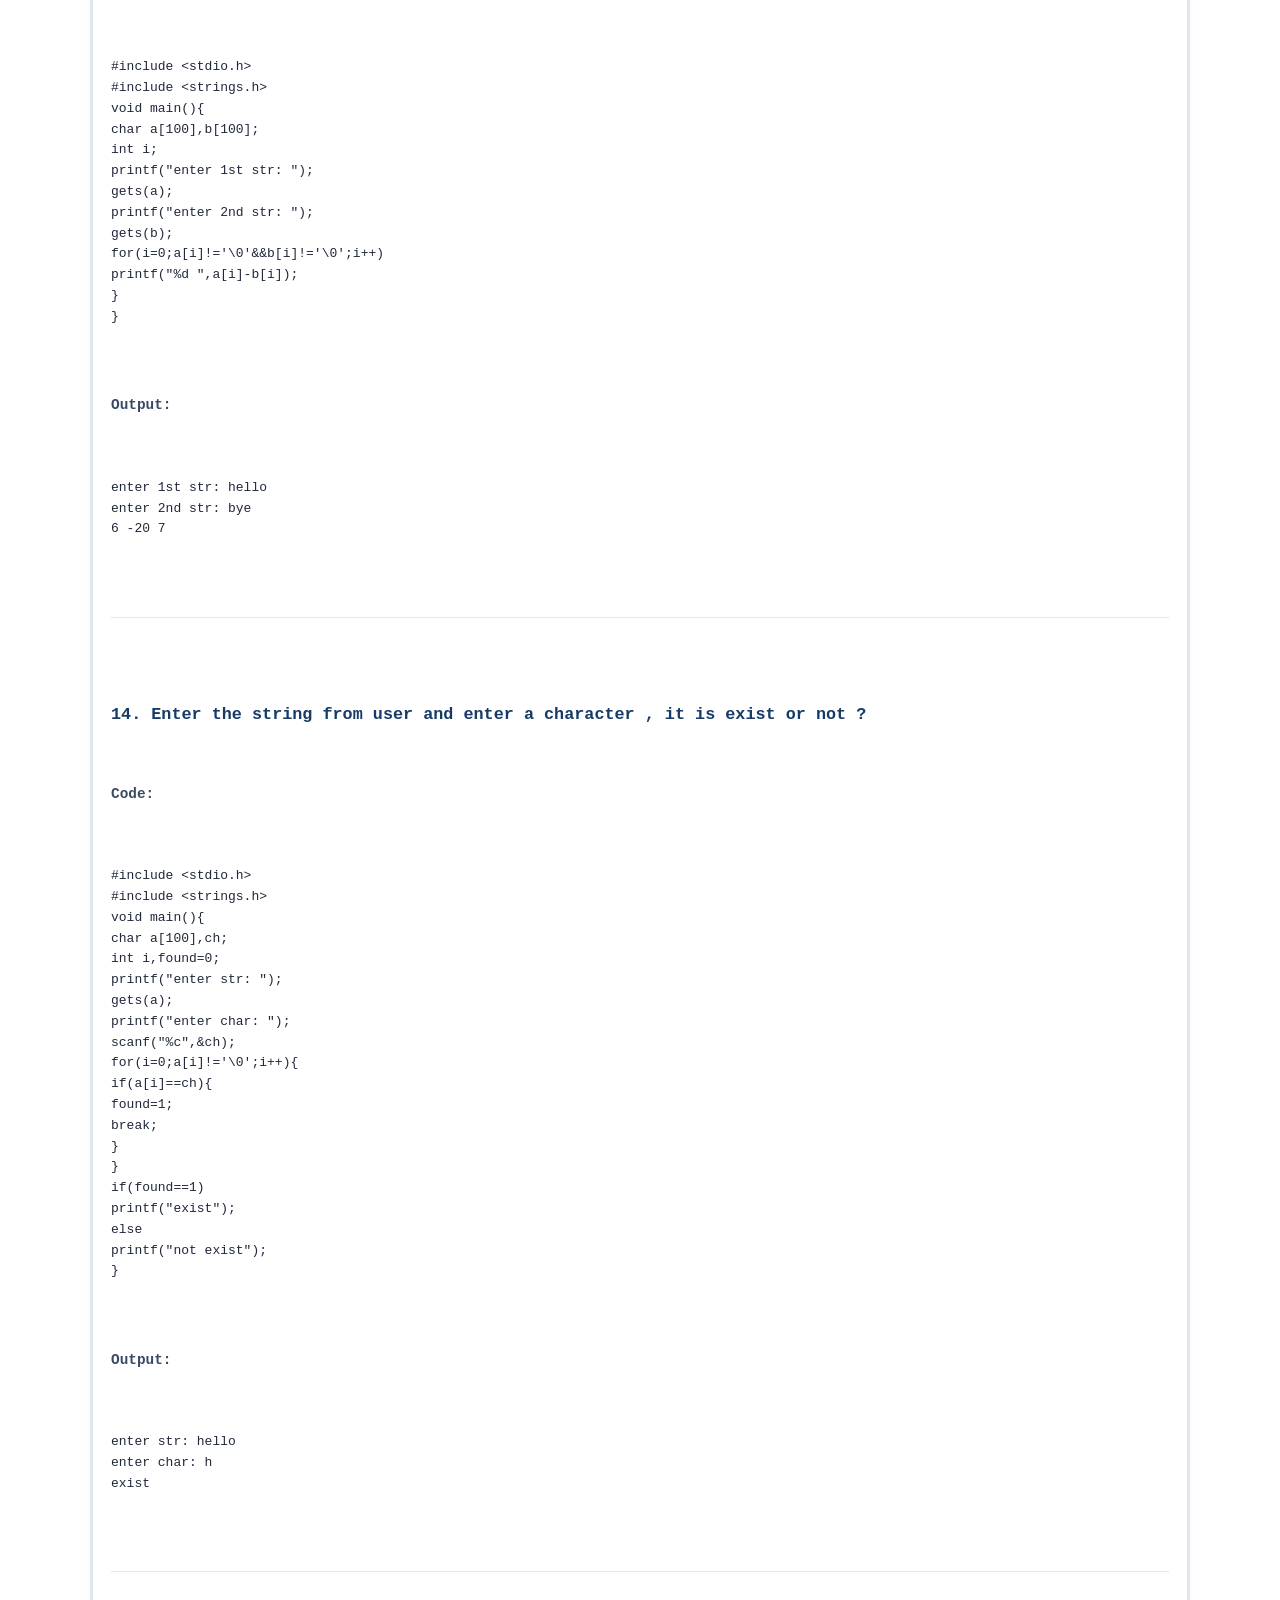
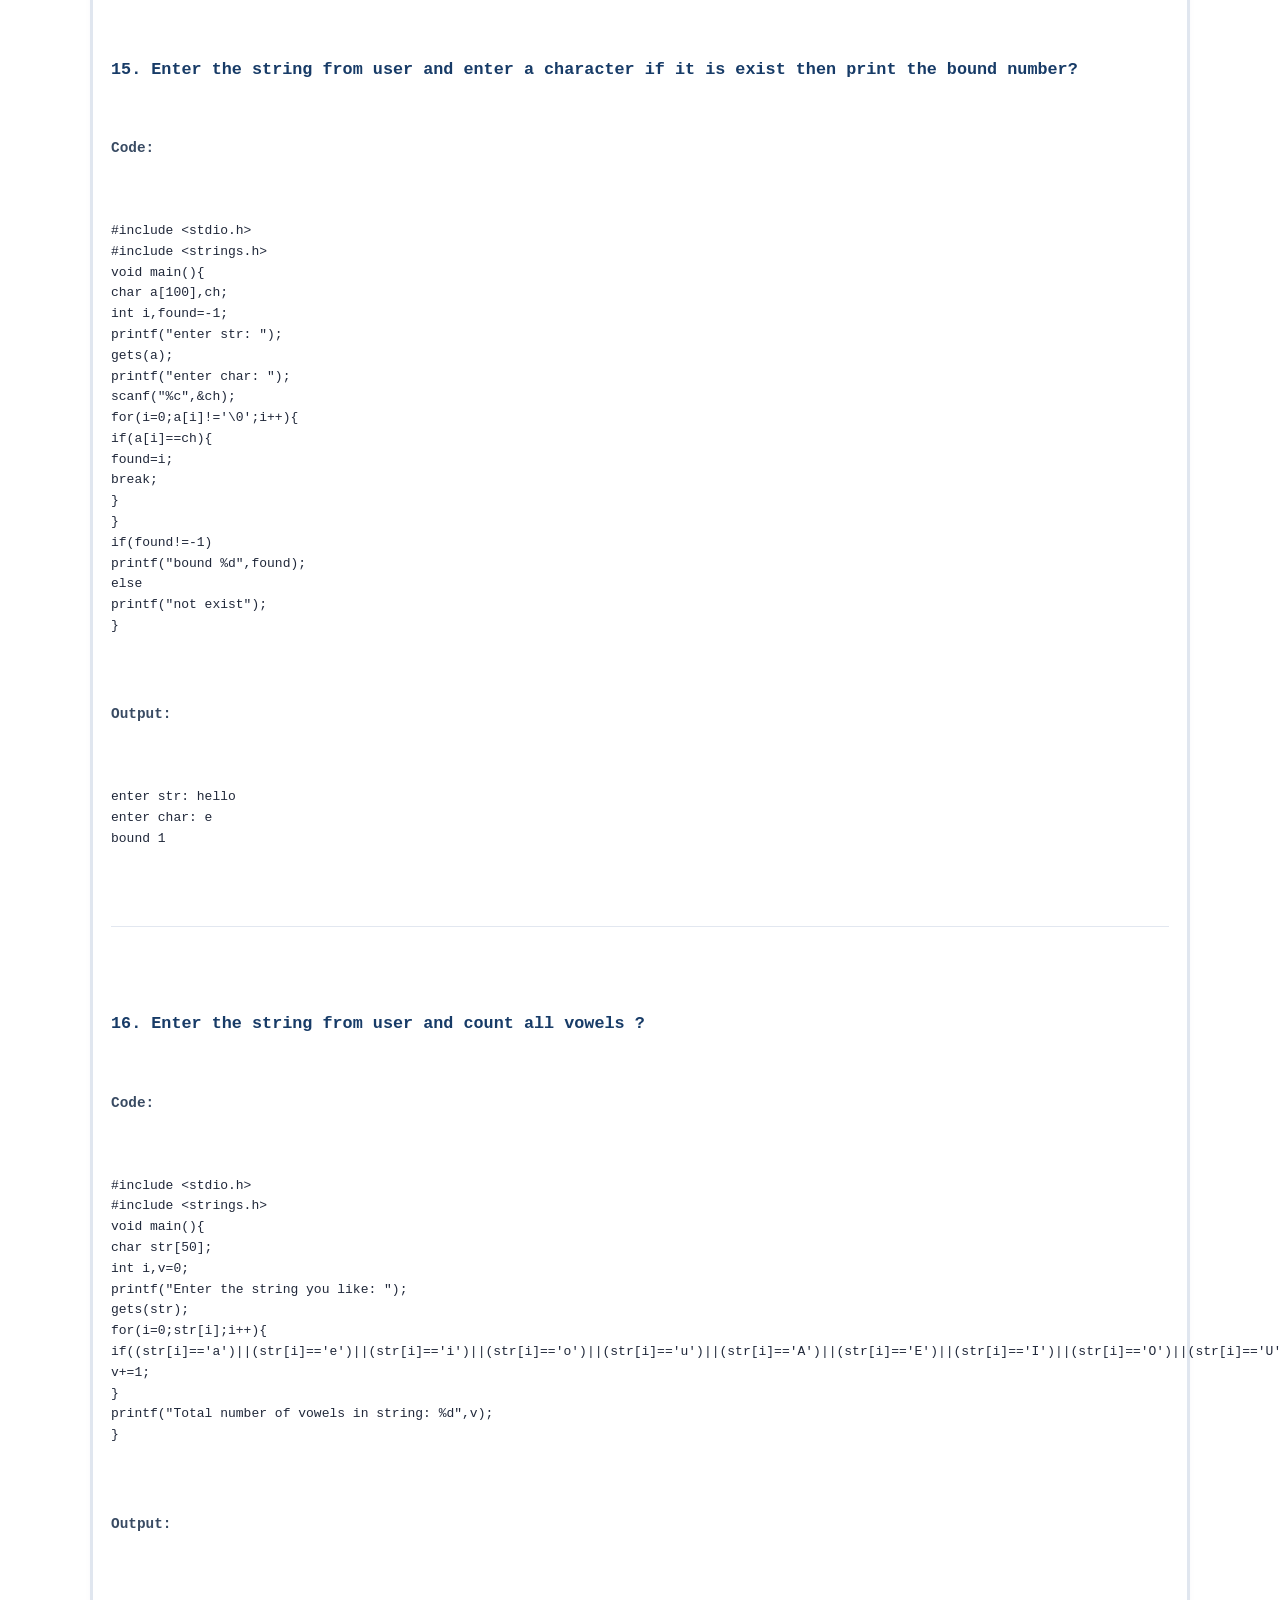
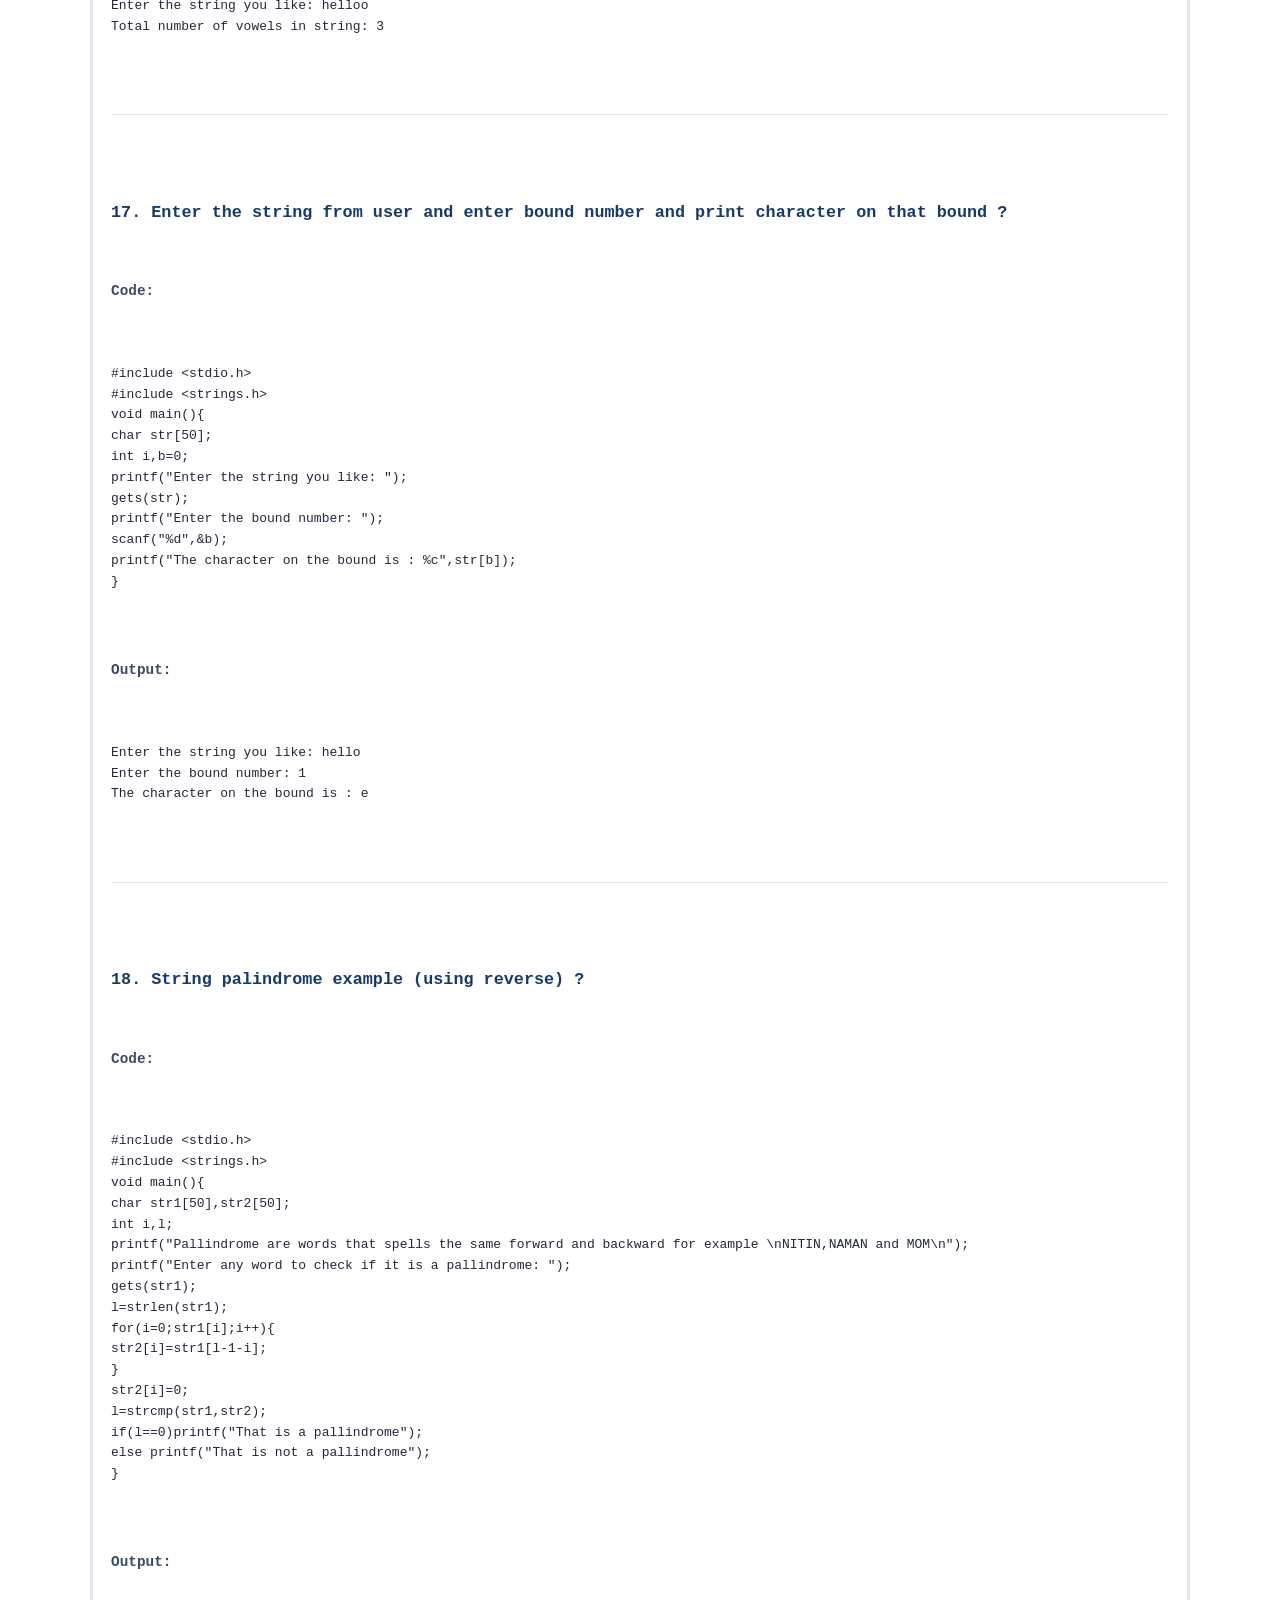
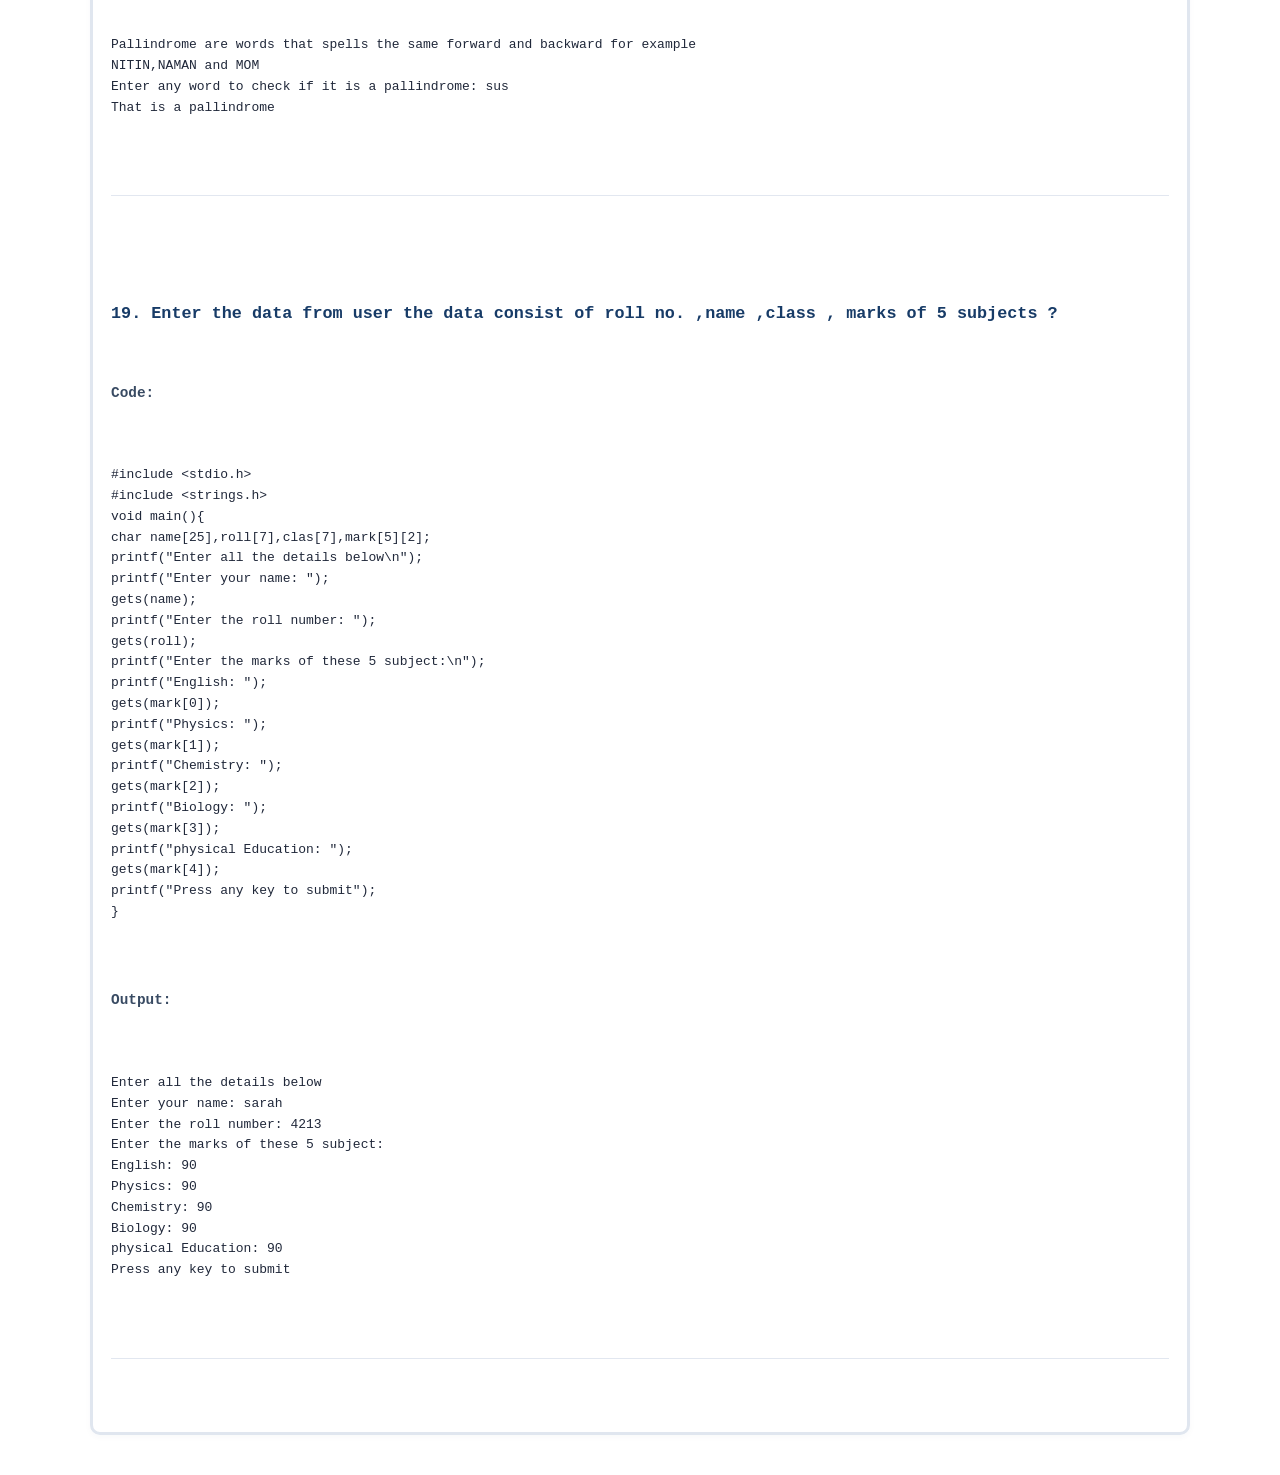
<file: strings.html>
<html>
 <head>
  <title>
   C CODE HUB
  </title>
  <meta content="width=device-width, initial-scale=1" name="viewport"/>
  <link href="style.css" rel="stylesheet"/>
 </head>
 <body class="topic-page">
  <header class="site-header">
   <a class="home-link" href="index.html">
    ← Home
   </a>
   <h1 class="page-title">
    STRINGS
   </h1>
  </header>
  <main class="content">
   <br/>
   <br/>
   <section class="question-card">
    <div class="question-title">
     <h2 class="question-heading">
      1. Enter a string from user and convert in uppercase ?
     </h2>
    </div>
    <div class="code-panel">
     <div class="panel-label">
      Code
     </div>
    </div>
    <pre>
#include &lt;stdio.h&gt;
#include &lt;Strings.h&gt;

void main(){
char str[50];
int i;
printf("Enter any sentence you like: ");
gets(str);
for(i=0;str[i];i++){
if(str[i]&gt;='a'&amp;&amp; str[i]&lt;='z'){
str[i]=str[i]-32;
}
}
printf("Here is the uppercase version of it: %s",str);
}

    </pre>
    <div class="output-panel">
     <div class="panel-label">
      Output
     </div>
    </div>
    <pre>
Enter any sentence you like:Hello World
Here is the uppercase version of it:Hello World
    </pre>
   </section>
   <section class="question-card">
    <div class="question-title">
     <h2 class="question-heading">
      2. Enter a string from user and convert into lowercase ?
     </h2>
    </div>
    <div class="code-panel">
     <div class="panel-label">
      Code
     </div>
    </div>
    <pre>
#include &lt;stdio.h&gt;
#include &lt;Strings.h&gt;

void main(){
char str[50];
int i;
printf("Enter any sentence you like: ");
gets(str);
for(i=0;str[i];i++){
if(str[i]&gt;='A'&amp;&amp; str[i]&lt;='Z'){
str[i]=str[i]+32;
}
}
printf("Here is the uppercase version of it: %s",str);
}
    </pre>
    <div class="output-panel">
     <div class="panel-label">
      Output
     </div>
    </div>
    <pre>
Enter any sentence you like: SARAHH
Here is the uppercase version of it: sarahh
    </pre>
   </section>
   <section class="question-card">
    <div class="question-title">
     <h2 class="question-heading">
      3. Enter a string from user and convert into sentence case ?
     </h2>
    </div>
    <div class="code-panel">
     <div class="panel-label">
      Code
     </div>
    </div>
    <pre>
#include &lt;stdio.h&gt;
#include &lt;Strings.h&gt;
void main(){
char str[50];
int i;
printf("Enter any sentence you like: ");
gets(str);
if(str[0]&gt;='a' &amp;&amp; str[0]&lt;='z')str[0]=str[0]-32;
for(i=0;str[i];i++){
if(str[i-1]=='.' &amp;&amp; str[i]&gt;='a'&amp;&amp; str[i]&lt;='z'){
str[i]=str[i]-32;
}
}
printf("Here is the uppercase version of it: %s",str);
}

    </pre>
    <div class="output-panel">
     <div class="panel-label">
      Output
     </div>
    </div>
    <pre>
Enter any sentence you like: abc ABC

Here is the uppercase version of it: Abc ABC
 <hr/>

<h2>4. Enter a string from user and convert into title case ?</h2>
    <h3>Code:</h3>
    <pre>
#include &lt;stdio.h&gt;
void main(){
char str[50];
int i;
printf("Enter any sentence you like: ");
gets(str);
if(str[0]&gt;='a' &amp;&amp; str[0]&lt;='z')str[0]=str[0]-32;
for(i=0;str[i];i++){
if( (str[i-1]==' ' &amp;&amp; str[i]&gt;='a'&amp;&amp; str[i]&lt;='z')  || (str[i-1]=='.' &amp;&amp; str[i]&gt;='a'&amp;&amp; str[i]&lt;='z')){
str[i]=str[i]-32;
}
}
printf("Here is the uppercase version of it: %s",str);
}
</pre>
    <h3>Output:</h3>
    <pre>
Enter any sentence you like: abc
Here is the uppercase version of it: Abc
    </pre>
<hr/>

<h2>5. Enter a string from user and convert into toggle case ?</h2>
    <h3>Code:</h3>
    <pre>
#include &lt;stdio.h&gt;
#include &lt;Strings.h&gt;
void main(){
char a[100];
int i;
printf("enter str: ");
gets(a);
for(i=0;a[i]!='\0';i++){
if(a[i]&gt;='a'&amp;&amp;a[i]&lt;='z')
a[i]=a[i]-32;
else if(a[i]&gt;='A'&amp;&amp;a[i]&lt;='Z')
a[i]=a[i]+32;
}
printf("toggle: %s",a);
}
    </pre>
    <h3>Output:</h3>
    <pre>
enter str: abc ABC
toggle: ABC abc
    </pre>
<hr/>

<h2>6. Enter a string from user and final length of the string ?</h2>
    <h3>Code:</h3>
    <pre>
#include &lt;stdio.h&gt;
#include &lt;Strings.h&gt;
void main(){
char str[50];
int l;

printf("Enter the string you like: ");
gets(str);
l=strlen(str);
printf("The final length of your string is %d",l);

}
</pre>
    <h3>Output:</h3>
    <pre>
Enter the string you like: abcde
The final length of your string is 5
    </pre>
<hr/>

<h2>7. Enter a string from user and compare those string ?</h2>
    <h3>Code:</h3>
    <pre>
#include &lt;stdio.h&gt;
#include &lt;Strings.h&gt;
void main(){
char str1[50],str2[50];
int l;
printf("Enter the string 1: ");
gets(str1);
printf("Enter the string 2: ");
gets(str2);
l=strcmp(str1,str2);
if(l==0)printf("Both strings are same");
else printf("Both strings are different");
}
</pre>
    <h3>Output:</h3>
    <pre>
Enter the string 1: abc
Enter the string 2: def
Both strings are different
    </pre>
<hr/>

 <h2>8. Enter a string from user and concatenate the string ?</h2>
    <h3>Code:</h3>
    <pre>
#include &lt;stdio.h&gt;
#include &lt;strings.h&gt;
void main(){
char str1[50],str2[50];
int l;
printf("Enter the string1: ");
gets(str1);
printf("Enter the string2: ");
gets(str2);
strcat(str1,str2);
printf("Your final string is %s",str1);
}
</pre>
    <h3>Output:</h3>
    <pre>
Enter the string1: abc
Enter the string2: def
Your final string is abcdef
    </pre>
<hr/>

<h2>9. Enter a string from user and copy that string into another string </h2>
    <h3>Code:</h3>
    <pre>
#include &lt;stdio.h&gt;
#include &lt;strings.h&gt;
void main(){
char str1[50],str2[50];
int l;

printf("Enter the string1 you like: ");
gets(str1);
strcpy(str2,str1);
printf("copied string2:  %s",str2);

}
</pre>
    <h3>Output:</h3>
    <pre>
Enter the string1 you like: hello
copied string2:  hello
    </pre>
<hr/>
  
<h2>10. Enter the string from user ,enter a number from user ,if the user enter 0 then you will print first character of string ,if the user
   enter 1 then you will print second character of string ,if user enter 2 then you will print third character of string ,if user enter 3 then 
   you point fourth character of string and if out of string then you will print out of bound ?</h2>
    <h3>Code:</h3>
    <pre>
#include &lt;stdio.h&gt;
#include &lt;strings.h&gt;
void main(){
char str[50];
int l,d;
printf("Enter the string you like: ");
gets(str);
l=strlen(str);
printf("which character you want you print(index): ");
scanf("%d",&amp;d);
if (d&lt;0) printf("Please enter a number greater than or equal to 0 only");
else if(d<l)printf("%c",str[d]); <="" bound");="" else="" of="" pre="" printf("out="" }="">
    <h3>Output:</h3>
    <pre>
Enter the string you like: hello
which character you want you print(index): 1
e
    </pre>
<hr/>
  
<h2>11. Enter the string from user and print each character in new line ?</h2>
    <h3>Code:</h3>
    <pre>
#include &lt;stdio.h&gt;
#include &lt;Strings.h&gt;
void main(){
char str[50];
int i;
printf("Enter the string: ");
gets(str);
printf("Here are each character in new line:\n");
for(i=0;str[i];i++){
printf("%c\n",str[i]);
}
}
</pre>
    <h3>Output:</h3>
    <pre>
Enter the string: hello
Here are each character in new line:
h
e
l
l
o
    </pre>
<hr/>
  
<h2>12. Enter the string from user and copy reverse order into another string ?</h2>
    <h3>Code:</h3>
    <pre>
#include &lt;stdio.h&gt;
#include &lt;strings.h&gt;
void main(){
char str1[50],str2[50];
int i,l;
printf("Enter the string 1: ");
gets(str1);
l=strlen(str1);
for(i=0;str1[i];i++){
str2[i]=str1[l-1-i];
}
str2[i]=0;
printf("Here is the string2(reverese of string1): %s",str2);

}

</pre>
    <h3>Output:</h3>
    <pre>
Enter the string 1: hello
Here is the string2(reverese of string1): olleh
    </pre>
<hr/>

<h2>13. Enter two string from user and print difference each character ?</h2>
    <h3>Code:</h3>
    <pre>
#include &lt;stdio.h&gt;
#include &lt;strings.h&gt;
void main(){
char a[100],b[100];
int i;
printf("enter 1st str: ");
gets(a);
printf("enter 2nd str: ");
gets(b);
for(i=0;a[i]!='\0'&amp;&amp;b[i]!='\0';i++)
printf("%d ",a[i]-b[i]);
}
}
</pre>
    <h3>Output:</h3>
    <pre>
enter 1st str: hello
enter 2nd str: bye
6 -20 7
    </pre>
<hr/>
  
  
<h2>14. Enter the string from user and enter a character , it is exist or not ?</h2>
    <h3>Code:</h3>
    <pre>
#include &lt;stdio.h&gt;
#include &lt;strings.h&gt;
void main(){
char a[100],ch;
int i,found=0;
printf("enter str: ");
gets(a);
printf("enter char: ");
scanf("%c",&amp;ch);
for(i=0;a[i]!='\0';i++){
if(a[i]==ch){
found=1;
break;
}
}
if(found==1)
printf("exist");
else
printf("not exist");
}
</pre>
    <h3>Output:</h3>
    <pre>
enter str: hello
enter char: h
exist
    </pre>
<hr/>

  
<h2>15. Enter the string from user and enter a character if it is exist then print the bound number?</h2>
    <h3>Code:</h3>
    <pre>
#include &lt;stdio.h&gt;
#include &lt;strings.h&gt;
void main(){
char a[100],ch;
int i,found=-1;
printf("enter str: ");
gets(a);
printf("enter char: ");
scanf("%c",&amp;ch);
for(i=0;a[i]!='\0';i++){
if(a[i]==ch){
found=i;
break;
}
}
if(found!=-1)
printf("bound %d",found);
else
printf("not exist");
}
</pre>
    <h3>Output:</h3>
    <pre>
enter str: hello
enter char: e
bound 1
    </pre>
<hr/>

  
<h2>16. Enter the string from user and count all vowels ?</h2>
    <h3>Code:</h3>
    <pre>
#include &lt;stdio.h&gt;
#include &lt;strings.h&gt;
void main(){
char str[50];
int i,v=0;
printf("Enter the string you like: ");
gets(str);
for(i=0;str[i];i++){
if((str[i]=='a')||(str[i]=='e')||(str[i]=='i')||(str[i]=='o')||(str[i]=='u')||(str[i]=='A')||(str[i]=='E')||(str[i]=='I')||(str[i]=='O')||(str[i]=='U'))
v+=1;
}
printf("Total number of vowels in string: %d",v);
}
</pre>
    <h3>Output:</h3>
    <pre>
Enter the string you like: helloo
Total number of vowels in string: 3
    </pre>
<hr/>

  
<h2>17. Enter the string from user and enter bound number and print character on that bound ?</h2>
    <h3>Code:</h3>
    <pre>
#include &lt;stdio.h&gt;
#include &lt;strings.h&gt;
void main(){
char str[50];
int i,b=0;
printf("Enter the string you like: ");
gets(str);
printf("Enter the bound number: ");
scanf("%d",&amp;b);
printf("The character on the bound is : %c",str[b]);
}
</pre>
    <h3>Output:</h3>
    <pre>
Enter the string you like: hello
Enter the bound number: 1
The character on the bound is : e
    </pre>
<hr/>

  
<h2>18. String palindrome example (using reverse) ?</h2>
    <h3>Code:</h3>
    <pre>
#include &lt;stdio.h&gt;
#include &lt;strings.h&gt;
void main(){
char str1[50],str2[50];
int i,l;
printf("Pallindrome are words that spells the same forward and backward for example \nNITIN,NAMAN and MOM\n");
printf("Enter any word to check if it is a pallindrome: ");
gets(str1);
l=strlen(str1);
for(i=0;str1[i];i++){
str2[i]=str1[l-1-i];
}
str2[i]=0;
l=strcmp(str1,str2);
if(l==0)printf("That is a pallindrome");
else printf("That is not a pallindrome");
}
</pre>
    <h3>Output:</h3>
    <pre>
Pallindrome are words that spells the same forward and backward for example
NITIN,NAMAN and MOM
Enter any word to check if it is a pallindrome: sus
That is a pallindrome
    </pre>
<hr/>

  
 <h2>19. Enter the data from user the data consist of roll no. ,name ,class , marks of 5 subjects ?</h2>
    <h3>Code:</h3>
    <pre>
#include &lt;stdio.h&gt;
#include &lt;strings.h&gt;
void main(){
char name[25],roll[7],clas[7],mark[5][2];
printf("Enter all the details below\n");
printf("Enter your name: ");
gets(name);
printf("Enter the roll number: ");
gets(roll);
printf("Enter the marks of these 5 subject:\n");
printf("English: ");
gets(mark[0]);
printf("Physics: ");
gets(mark[1]);
printf("Chemistry: ");
gets(mark[2]);
printf("Biology: ");
gets(mark[3]);
printf("physical Education: ");
gets(mark[4]);
printf("Press any key to submit");
}
</pre>
    <h3>Output:</h3>
    <pre>
Enter all the details below
Enter your name: sarah
Enter the roll number: 4213
Enter the marks of these 5 subject:
English: 90
Physics: 90
Chemistry: 90
Biology: 90
physical Education: 90
Press any key to submit
    </pre>
<hr/>
</l)printf("%c",str[d]);></pre></pre>
   </section>
  </main>
 </body>
</html>
</file>
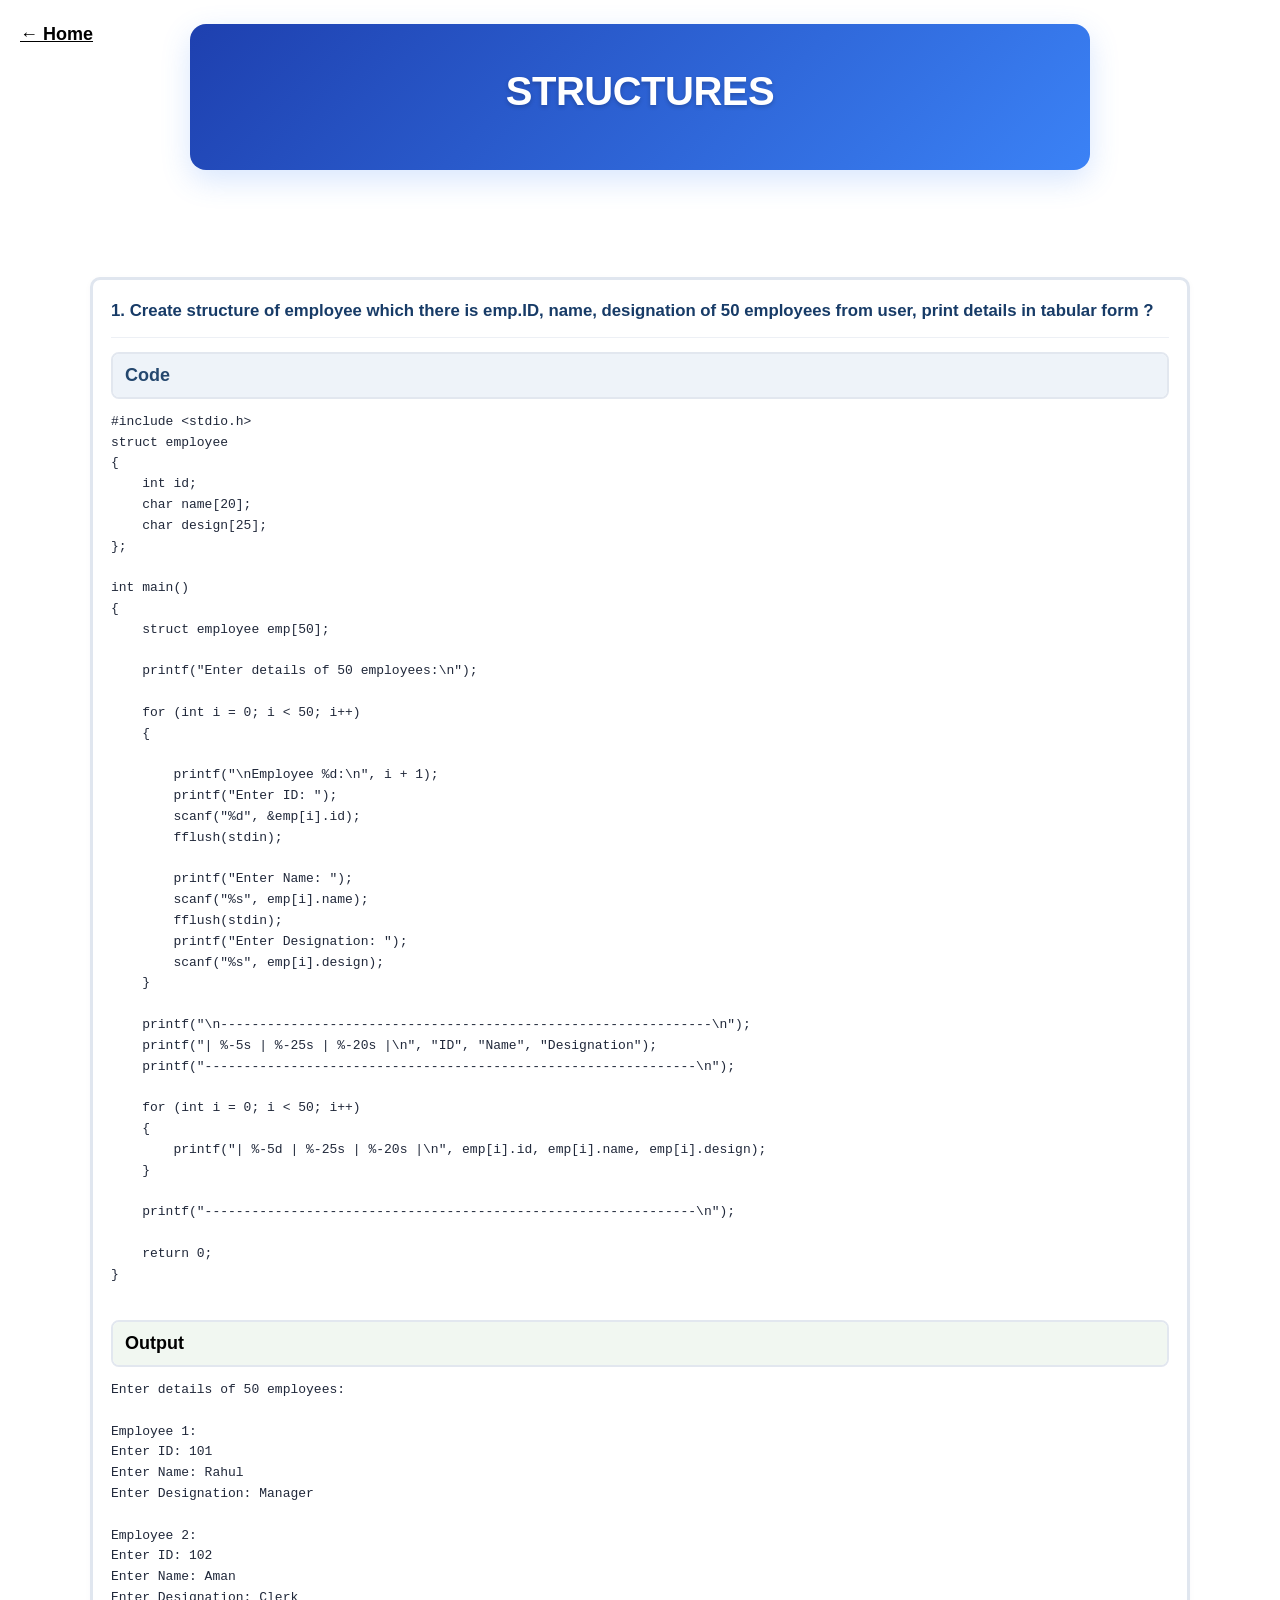
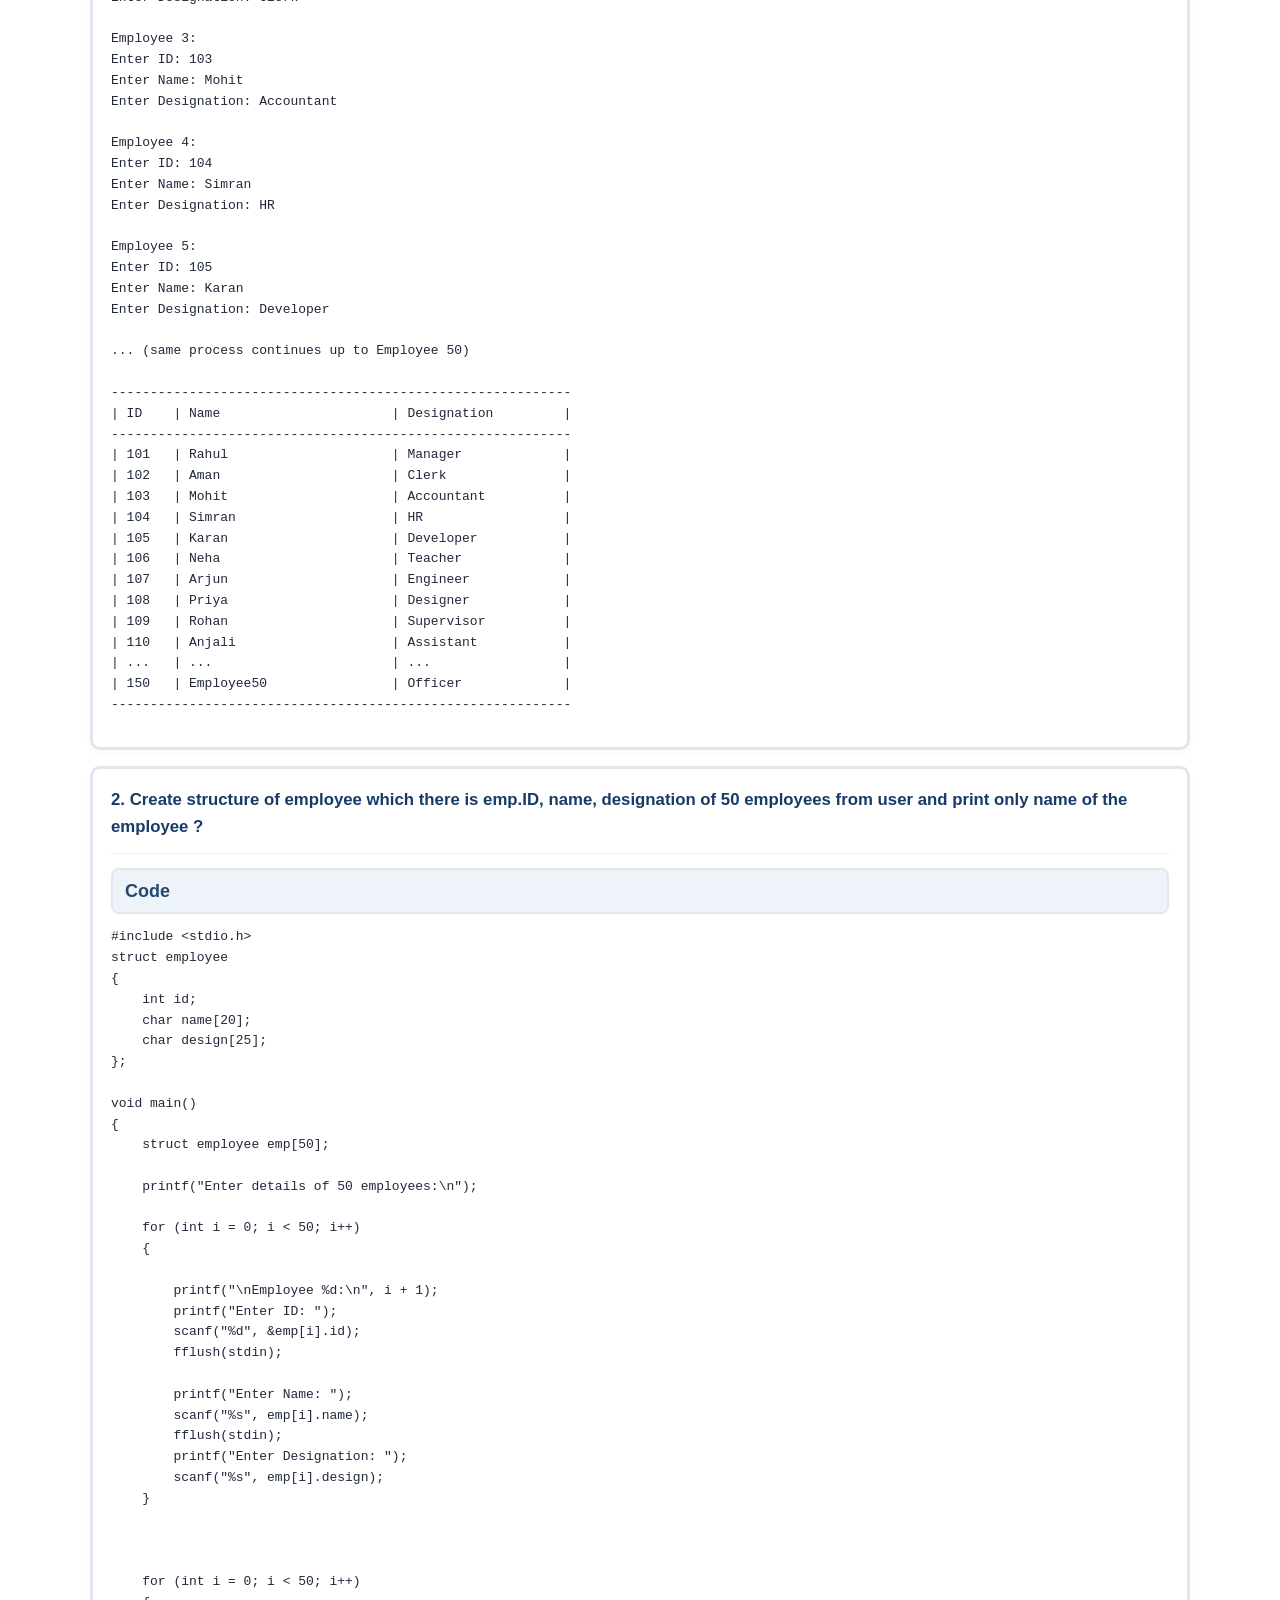
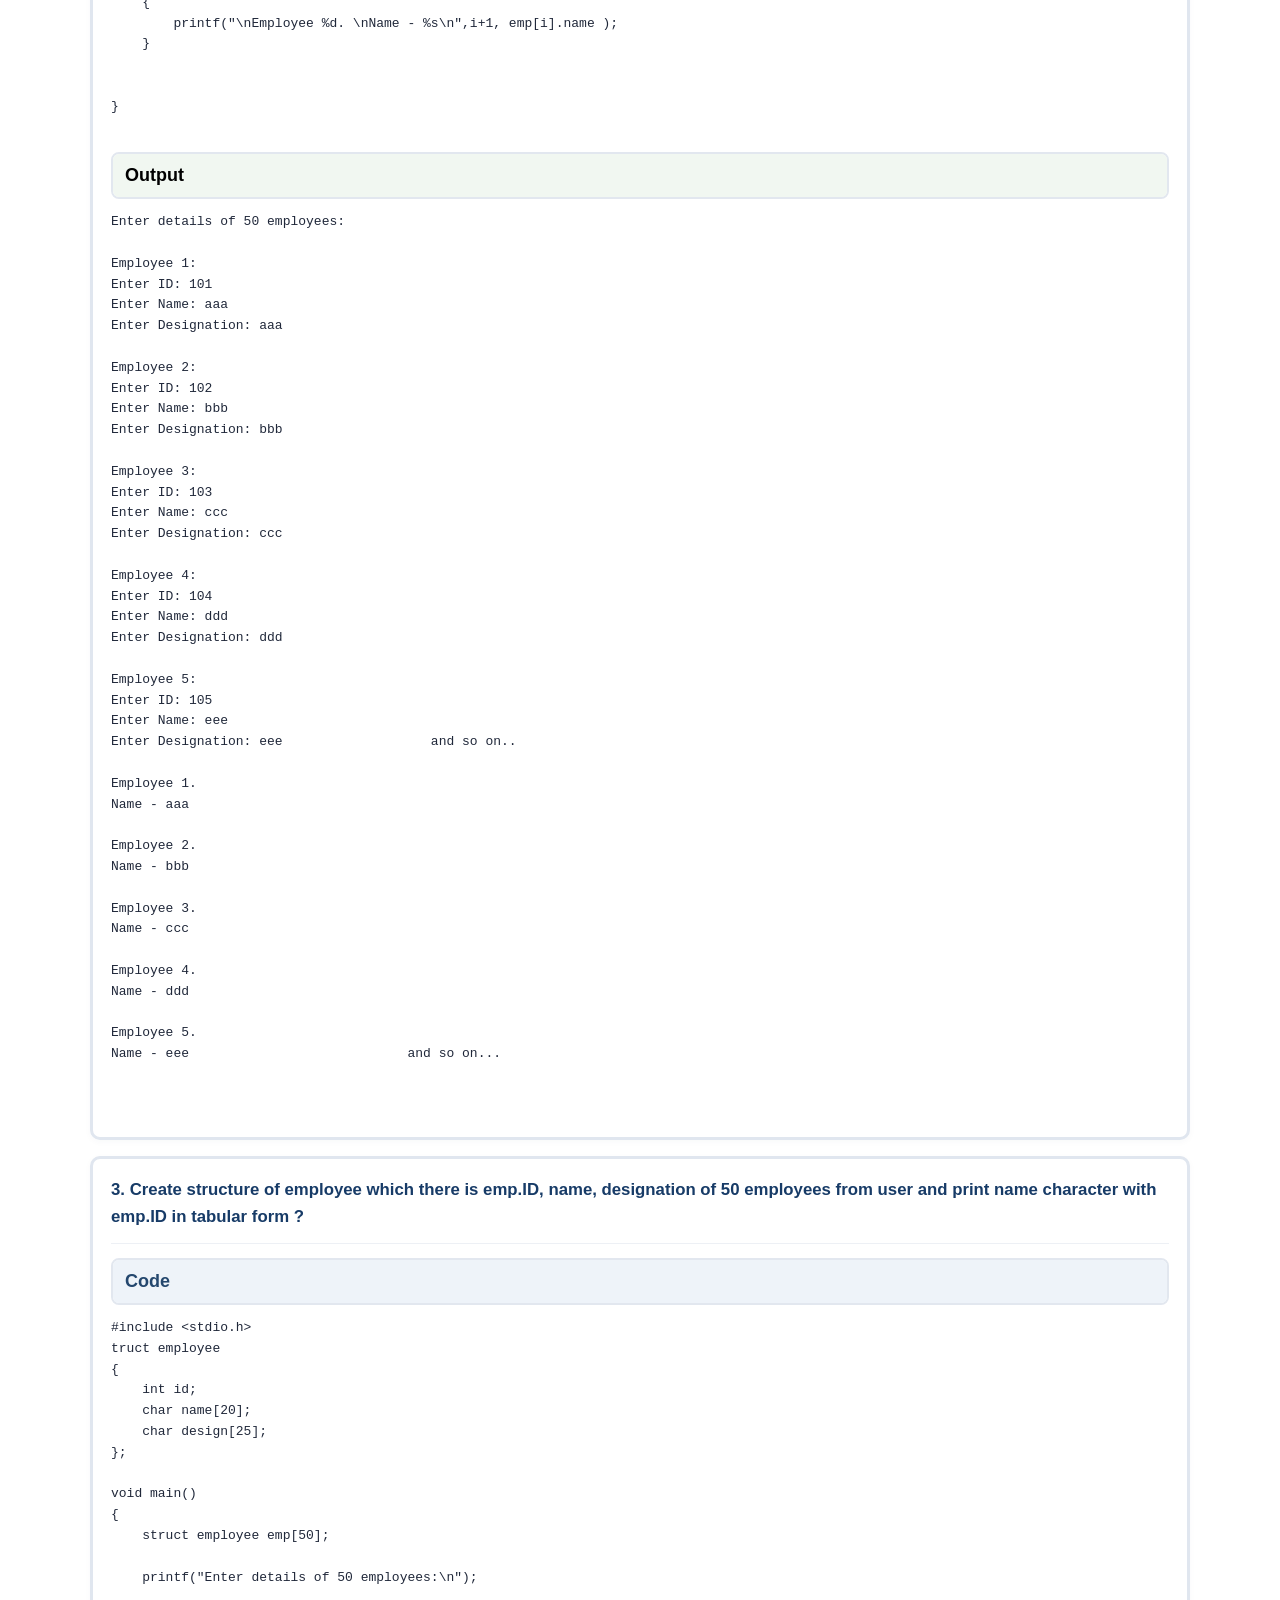
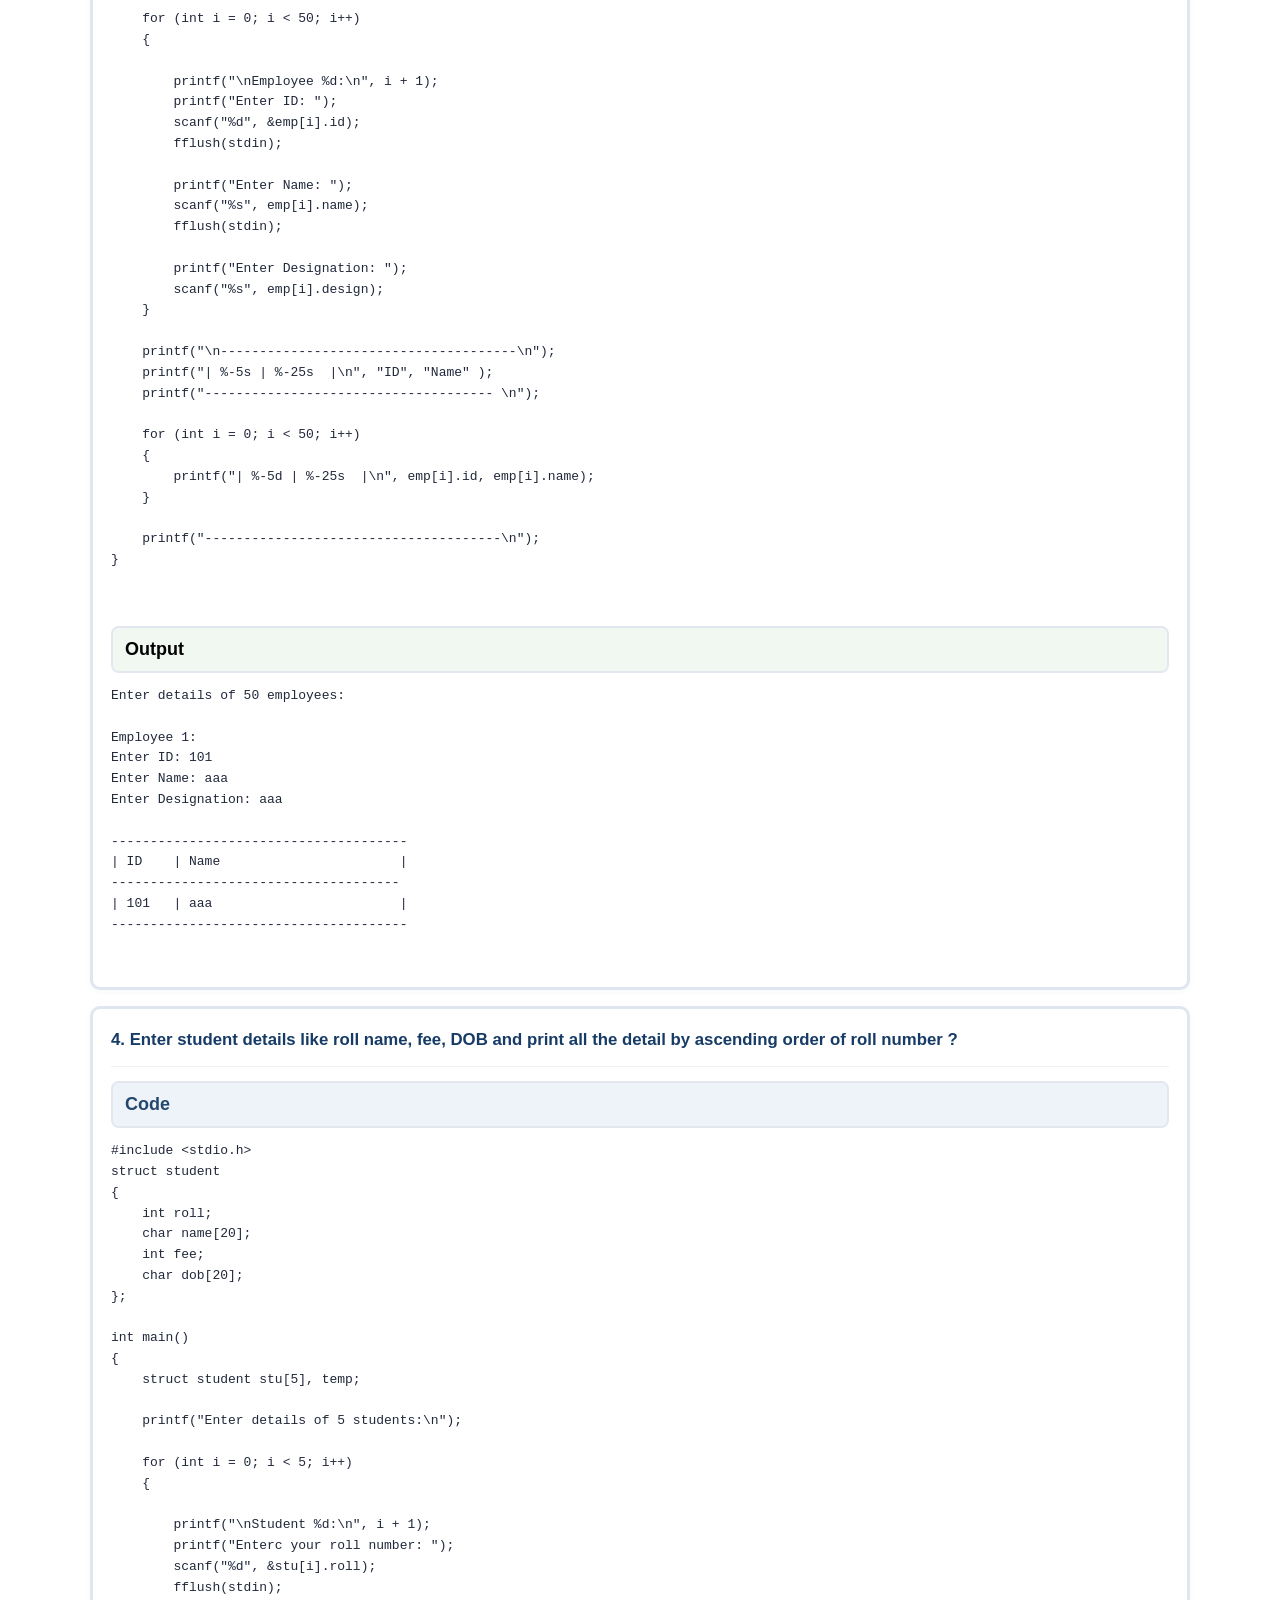
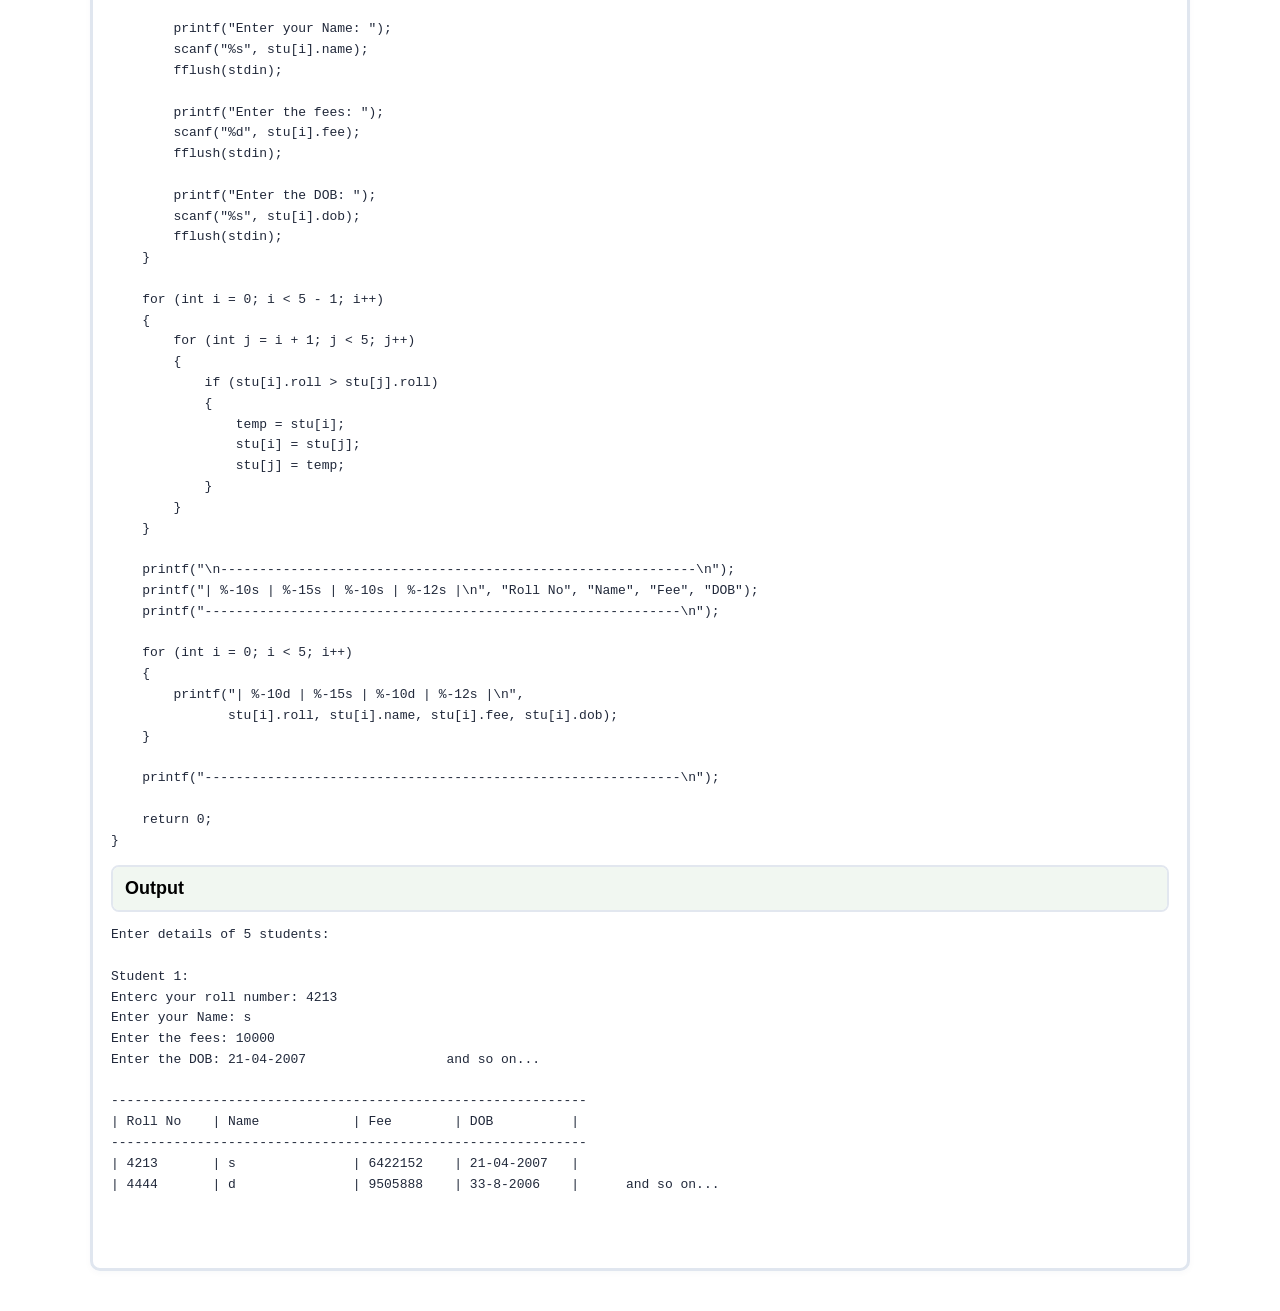
<file: structures.html>
<html>
 <head>
  <title>
   C CODE HUB
  </title>
  <meta content="width=device-width, initial-scale=1" name="viewport"/>
  <link href="style.css" rel="stylesheet"/>
 </head>
 <body class="topic-page">
  <header class="site-header">
   <a class="home-link" href="index.html">
    ← Home
   </a>
   <h1 class="page-title">
    STRUCTURES
   </h1>
  </header>
  <main class="content">
   <br/>
   <br/>
   <section class="question-card">
    <div class="question-title">
     <h2 class="question-heading">
      1. Create structure of employee which there is emp.ID, name, designation of 50 employees from user, print details in tabular form ?
     </h2>
    </div>
    <div class="code-panel">
     <div class="panel-label">
      Code
     </div>
    </div>
    <pre>
#include &lt;stdio.h&gt;
struct employee
{
    int id;
    char name[20];
    char design[25];
};

int main()
{
    struct employee emp[50];

    printf("Enter details of 50 employees:\n");

    for (int i = 0; i &lt; 50; i++)
    {

        printf("\nEmployee %d:\n", i + 1);
        printf("Enter ID: ");
        scanf("%d", &amp;emp[i].id);
        fflush(stdin);

        printf("Enter Name: ");
        scanf("%s", emp[i].name);
        fflush(stdin);
        printf("Enter Designation: ");
        scanf("%s", emp[i].design);
    }

    printf("\n---------------------------------------------------------------\n");
    printf("| %-5s | %-25s | %-20s |\n", "ID", "Name", "Designation");
    printf("---------------------------------------------------------------\n");

    for (int i = 0; i &lt; 50; i++)
    {
        printf("| %-5d | %-25s | %-20s |\n", emp[i].id, emp[i].name, emp[i].design);
    }

    printf("---------------------------------------------------------------\n");

    return 0;
}
    </pre>
    <div class="output-panel">
     <div class="panel-label">
      Output
     </div>
    </div>
    <pre>
Enter details of 50 employees:

Employee 1:
Enter ID: 101
Enter Name: Rahul
Enter Designation: Manager

Employee 2:
Enter ID: 102
Enter Name: Aman
Enter Designation: Clerk

Employee 3:
Enter ID: 103
Enter Name: Mohit
Enter Designation: Accountant

Employee 4:
Enter ID: 104
Enter Name: Simran
Enter Designation: HR

Employee 5:
Enter ID: 105
Enter Name: Karan
Enter Designation: Developer

... (same process continues up to Employee 50)

-----------------------------------------------------------
| ID    | Name                      | Designation         |
-----------------------------------------------------------
| 101   | Rahul                     | Manager             |
| 102   | Aman                      | Clerk               |
| 103   | Mohit                     | Accountant          |
| 104   | Simran                    | HR                  |
| 105   | Karan                     | Developer           |
| 106   | Neha                      | Teacher             |
| 107   | Arjun                     | Engineer            |
| 108   | Priya                     | Designer            |
| 109   | Rohan                     | Supervisor          |
| 110   | Anjali                    | Assistant           |
| ...   | ...                       | ...                 |
| 150   | Employee50                | Officer             |
-----------------------------------------------------------   </pre>
   </section>
   <section class="question-card">
    <div class="question-title">
     <h2 class="question-heading">
      2. Create structure of employee which there is emp.ID, name, designation of 50 employees from user and print only name of the employee ?
     </h2>
    </div>
    <div class="code-panel">
     <div class="panel-label">
      Code
     </div>
    </div>
    <pre>
#include &lt;stdio.h&gt;
struct employee
{
    int id;
    char name[20];
    char design[25];
};

void main()
{
    struct employee emp[50];

    printf("Enter details of 50 employees:\n");

    for (int i = 0; i &lt; 50; i++)
    {

        printf("\nEmployee %d:\n", i + 1);
        printf("Enter ID: ");
        scanf("%d", &amp;emp[i].id);
        fflush(stdin);

        printf("Enter Name: ");
        scanf("%s", emp[i].name);
        fflush(stdin);
        printf("Enter Designation: ");
        scanf("%s", emp[i].design);
    }


    
    for (int i = 0; i &lt; 50; i++)
    {
        printf("\nEmployee %d. \nName - %s\n",i+1, emp[i].name );
    }


}
    </pre>
    <div class="output-panel">
     <div class="panel-label">
      Output
     </div>
    </div>
    <pre>
Enter details of 50 employees:

Employee 1:
Enter ID: 101
Enter Name: aaa
Enter Designation: aaa

Employee 2:
Enter ID: 102
Enter Name: bbb
Enter Designation: bbb

Employee 3:
Enter ID: 103
Enter Name: ccc
Enter Designation: ccc

Employee 4:
Enter ID: 104
Enter Name: ddd
Enter Designation: ddd

Employee 5:
Enter ID: 105
Enter Name: eee
Enter Designation: eee                   and so on..

Employee 1.
Name - aaa

Employee 2.
Name - bbb

Employee 3.
Name - ccc

Employee 4.
Name - ddd

Employee 5.
Name - eee                            and so on...

    </pre>
   </section>
   <section class="question-card">
    <div class="question-title">
     <h2 class="question-heading">
      3. Create structure of employee which there is emp.ID, name, designation of 50 employees from user and print name character with emp.ID in 
  tabular form ?
     </h2>
    </div>
    <div class="code-panel">
     <div class="panel-label">
      Code
     </div>
    </div>
    <pre>
#include &lt;stdio.h&gt;
truct employee
{
    int id;
    char name[20];
    char design[25];
};

void main()
{
    struct employee emp[50];

    printf("Enter details of 50 employees:\n");

    for (int i = 0; i &lt; 50; i++)
    {

        printf("\nEmployee %d:\n", i + 1);
        printf("Enter ID: ");
        scanf("%d", &amp;emp[i].id);
        fflush(stdin);

        printf("Enter Name: ");
        scanf("%s", emp[i].name);
        fflush(stdin);

        printf("Enter Designation: ");
        scanf("%s", emp[i].design);
    }

    printf("\n--------------------------------------\n");
    printf("| %-5s | %-25s  |\n", "ID", "Name" );
    printf("------------------------------------- \n");

    for (int i = 0; i &lt; 50; i++)
    {
        printf("| %-5d | %-25s  |\n", emp[i].id, emp[i].name);
    }

    printf("--------------------------------------\n");
}

    </pre>
    <div class="output-panel">
     <div class="panel-label">
      Output
     </div>
    </div>
    <pre>
Enter details of 50 employees:

Employee 1:
Enter ID: 101
Enter Name: aaa
Enter Designation: aaa

--------------------------------------
| ID    | Name                       |
-------------------------------------
| 101   | aaa                        |
--------------------------------------
    </pre>
   </section>
   <section class="question-card">
    <div class="question-title">
     <h2 class="question-heading">
      4. Enter student details like roll name, fee, DOB and print all the detail by ascending order of roll number ?
     </h2>
    </div>
    <div class="code-panel">
     <div class="panel-label">
      Code
     </div>
    </div>
    <pre>
#include &lt;stdio.h&gt;
struct student
{
    int roll;
    char name[20];
    int fee;
    char dob[20];
};

int main()
{
    struct student stu[5], temp;

    printf("Enter details of 5 students:\n");

    for (int i = 0; i &lt; 5; i++)
    {

        printf("\nStudent %d:\n", i + 1);
        printf("Enterc your roll number: ");
        scanf("%d", &amp;stu[i].roll);
        fflush(stdin);

        printf("Enter your Name: ");
        scanf("%s", stu[i].name);
        fflush(stdin);

        printf("Enter the fees: ");
        scanf("%d", stu[i].fee);
        fflush(stdin);

        printf("Enter the DOB: ");
        scanf("%s", stu[i].dob);
        fflush(stdin);
    }

    for (int i = 0; i &lt; 5 - 1; i++)
    {
        for (int j = i + 1; j &lt; 5; j++)
        {
            if (stu[i].roll &gt; stu[j].roll)
            {
                temp = stu[i];
                stu[i] = stu[j];
                stu[j] = temp;
            }
        }
    }

    printf("\n-------------------------------------------------------------\n");
    printf("| %-10s | %-15s | %-10s | %-12s |\n", "Roll No", "Name", "Fee", "DOB");
    printf("-------------------------------------------------------------\n");

    for (int i = 0; i &lt; 5; i++)
    {
        printf("| %-10d | %-15s | %-10d | %-12s |\n",
               stu[i].roll, stu[i].name, stu[i].fee, stu[i].dob);
    }

    printf("-------------------------------------------------------------\n");

    return 0;
}
</pre>
    <div class="output-panel">
     <div class="panel-label">
      Output
     </div>
    </div>
    <pre>
Enter details of 5 students:

Student 1:
Enterc your roll number: 4213
Enter your Name: s    
Enter the fees: 10000
Enter the DOB: 21-04-2007                  and so on... 

-------------------------------------------------------------
| Roll No    | Name            | Fee        | DOB          |
-------------------------------------------------------------
| 4213       | s               | 6422152    | 21-04-2007   |
| 4444       | d               | 9505888    | 33-8-2006    |      and so on...

    </pre>
   </section>
  </main>
 </body>
</html>
</file>
<file: style.css>
* {
    box-sizing: border-box
}

body {
    margin: 0;
    padding: 24px;
    font-family: Arial, Helvetica, sans-serif;
    background: light-grey;
    color: #20283a;
    line-height: 1.6
}

h1 {
    margin: 0 auto 22px;
    text-align: center;
    color: #173b67;
    font-size: clamp(1.6rem, 3vw, 2.25rem)
}

h2 {
    font-size: 1.05rem;
    color: #173b67;
    margin: 0
}

h3 {
    font-size: .9rem;
    margin: 12px 0 6px;
    color: #394b63
}

hr {
    border: 0;
    border-top: 1px solid #e2e7f0;
    margin: 22px 0
}

.site-header {
    max-width: 900px;
    margin: 0 auto 40px auto;
    padding: 35px 24px;
    background: linear-gradient(135deg, #1e40af 0%, #3b82f6 100%);
    border: none;
    border-radius: 16px;
	box-shadow: 0 10px 30px rgba(59, 130, 246, 0.2);
	text-align: center;
}

.site-header p {
font-size: 1.1rem; 
    font-weight: 500;
    color: #e2e8f0;
    margin: 0;
    opacity: 0.9px;
    line-height: 1.6;
   }
.site-header h1 {
    font-size: 2.5rem; 
    font-weight: 800; 
    color: #ffffff; 
    margin: 0 0 12px 0; 
    letter-spacing: -0.5px;
    text-shadow: 0 2px 4px rgba(0, 0, 0, 0.2); }
.home-link {
    display: inline-block;
    margin-bottom: 12px;
    color: #000000;
   font-size: 18px;
    font-weight: 800;
	position: fixed;
	top: 20px;
	left: 20px;
	z-index:1000;
}

.home-link:hover {
    text-decoration: underline
}

.content {
    max-width: 1100px;
    margin: 0 auto
}
.question-card {
    background: #fff;
    border: 3px solid #e0e6ef;
    border-radius: 10px;
    padding: 18px;
    margin: 16px 0;
    box-shadow: 0 2px 7px #243b5308
}

.question-title {
    padding-bottom: 12px;
    border-bottom: 1px solid #edf0f5
}

.code-panel,
.output-panel {
    margin-top: 14px;
    border: 2px solid #e2e7ef;
    border-radius: 8px;
    overflow: hidden
}

.panel-label {
    padding: 7px 12px;
    margin: 0;
    background: #eef3f9;
    color: #24476e;
    font-weight: 900;
    font-size: 18
}

.code-panel pre,
.output-panel pre {
    margin: 0;
    padding: 14px;
    overflow-x: auto;
    white-space: pre-wrap;
    overflow-wrap: anywhere;
    font-family: Consolas, 'Courier New', monospace;
    font-size: .9rem;
    background: #fbfcfe;
    color: #222b38

}

.output-panel .panel-label {
    background: #f1f7f1;
    color: black
}

body.home {
    background: #121212;
}

.home .site-header {
    background: #173b67;
    color: #fff;
    border: 0;
    padding: 34px 24px
}

.home .site-header h1 {
    color: #fff
}

.home .site-header p {
    color: #dce8f6
}

.topic-grid {
    max-width: 1000px;
    margin: 0 auto;
    display: grid;
    grid-template-columns: repeat(auto-fit, minmax(220px, 1fr));
    gap: 14px
}

.topic-card {
    display: block;
    padding: 18px;
    background: #fff;
    border: 1px solid #e0e6ef;
    border-radius: 10px;
    color: #173b67;
    text-decoration: none;
    font-weight: 700;
    transition: background .15s, border-color .15s
}

.topic-card:hover {
    background: #edf4fc;
    border-color: #9cb8d8
}

.topic-card span {
    display: block;
    font-size: .85rem;
    font-weight: 400;
    color: #6b778b;
    margin-top: 5px
}

.footer {
    max-width: 1000px;
    margin: 28px auto 0;
    text-align: center;
    color: white;
    font-size: 18px
}

@media(max-width:600px) {
    body {
        padding: 12px
    }

    .site-header {
        padding: 18px
    }

    .question-card {
        padding: 13px
    }
}
</file>
